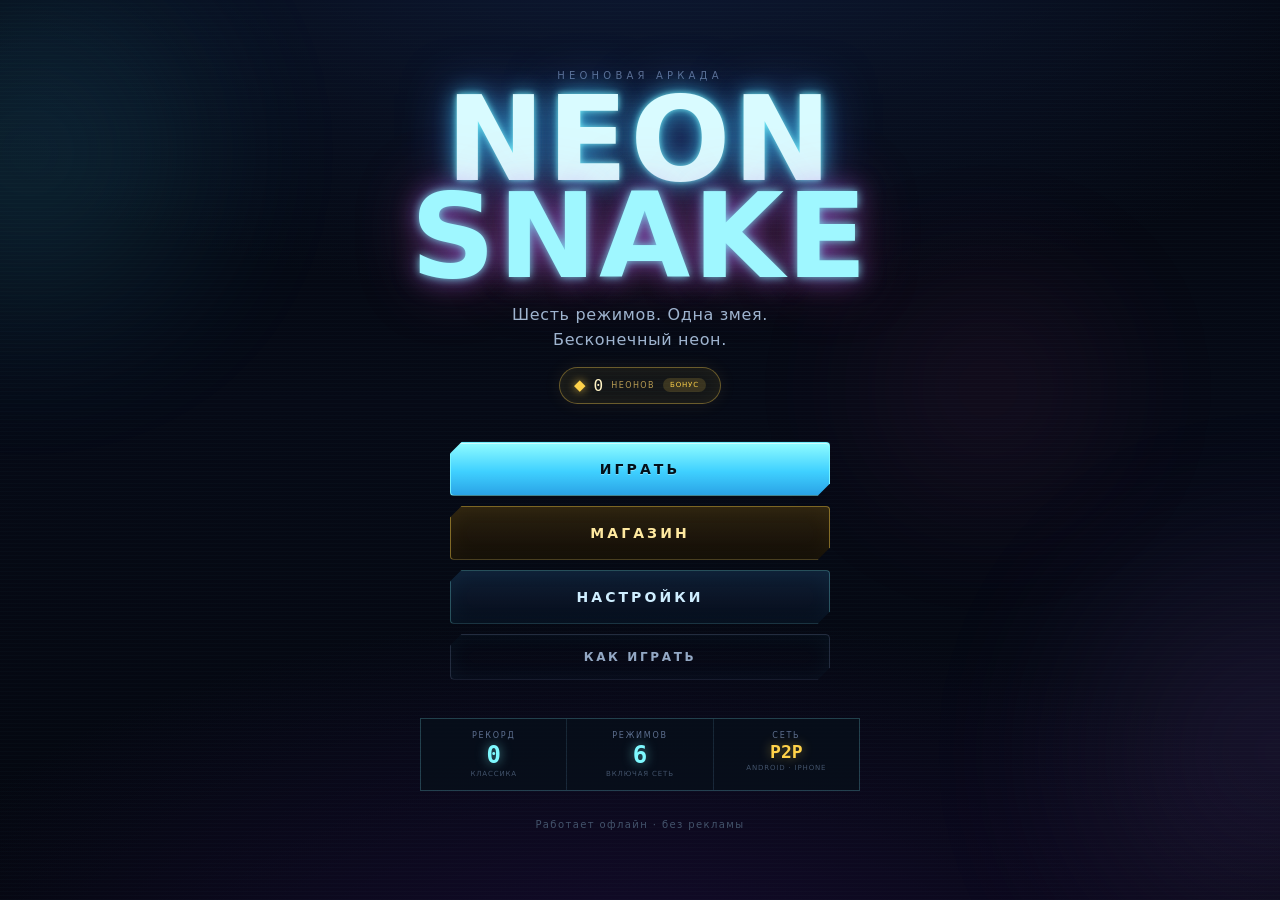
<file: docs/index.html>
<!doctype html>
<html lang="ru">
<head>
<meta charset="utf-8">
<meta name="viewport" content="width=device-width, initial-scale=1, viewport-fit=cover, maximum-scale=1, user-scalable=no">
<title>NEON SNAKE — неоновая змейка</title>
<meta name="description" content="NEON SNAKE — неоновая змейка для телефона: классика, лабиринт, блиц, хаос, боты и игра по сети. Работает офлайн.">
<meta name="theme-color" content="#04070f">
<meta name="color-scheme" content="dark">
<meta name="mobile-web-app-capable" content="yes">
<meta name="apple-mobile-web-app-capable" content="yes">
<meta name="apple-mobile-web-app-status-bar-style" content="black-translucent">
<meta name="apple-mobile-web-app-title" content="NEON SNAKE">
<link rel="manifest" href="manifest.webmanifest">
<link rel="icon" href="icons/favicon.png" sizes="32x32" type="image/png">
<link rel="icon" href="icons/icon-192.png" sizes="192x192" type="image/png">
<link rel="apple-touch-icon" href="icons/apple-touch-icon.png">
<link rel="stylesheet" href="css/style.css">
</head>
<body>
<div id="bgfx" aria-hidden="true">
  <span class="orb orb-a"></span>
  <span class="orb orb-b"></span>
  <span class="orb orb-c"></span>
  <span class="scan"></span>
</div>

<div id="app">

  <!-- ГЛАВНОЕ МЕНЮ -->
  <section class="screen screen-menu" data-screen="menu">
    <div class="menu-top">
      <p class="eyebrow">НЕОНОВАЯ АРКАДА</p>
      <h1 class="brand"><span>NEON</span><span>SNAKE</span></h1>
      <p class="tagline">Шесть режимов. Одна змея.<br>Бесконечный неон.</p>
      <button class="coin-pill" data-action="shop" aria-label="Открыть магазин">
        <span class="coin-glyph">◆</span>
        <b id="coin-balance">0</b>
        <span class="coin-word">НЕОНОВ</span>
        <em class="daily-dot hidden" id="daily-dot">БОНУС</em>
      </button>
    </div>

    <div class="menu-actions">
      <button class="btn btn-primary" data-action="play">
        <span class="btn-glow"></span>ИГРАТЬ
      </button>
      <button class="btn btn-shop" data-action="shop">МАГАЗИН</button>
      <button class="btn" data-action="settings">НАСТРОЙКИ</button>
      <button class="btn btn-ghost" data-action="howto">КАК ИГРАТЬ</button>
    </div>

    <div class="menu-stats">
      <div class="stat">
        <span class="stat-label">РЕКОРД</span>
        <b class="stat-value" data-best="classic">0</b>
        <span class="stat-sub">КЛАССИКА</span>
      </div>
      <div class="stat">
        <span class="stat-label">РЕЖИМОВ</span>
        <b class="stat-value">6</b>
        <span class="stat-sub">ВКЛЮЧАЯ СЕТЬ</span>
      </div>
      <div class="stat">
        <span class="stat-label">СЕТЬ</span>
        <b class="stat-value stat-value-sm">P2P</b>
        <span class="stat-sub">ANDROID · IPHONE</span>
      </div>
    </div>

    <div class="menu-bottom">
      <button id="install-btn" class="install-btn hidden">УСТАНОВИТЬ НА ТЕЛЕФОН</button>
      <p class="menu-note">Работает офлайн · без рекламы</p>
    </div>
  </section>

  <!-- ВЫБОР РЕЖИМА -->
  <section class="screen screen-modes" data-screen="modes">
    <header class="screen-head">
      <button class="icon-btn" data-action="menu" aria-label="В меню">←</button>
      <h2>РЕЖИМ</h2>
      <span class="head-spacer"></span>
    </header>

    <div class="mode-list">
      <button class="mode-card" data-mode="classic" style="--accent:#7ef9ff;--accent2:#3fd0ff">
        <span class="mode-badge">◆</span>
        <span class="mode-body">
          <span class="mode-name">КЛАССИКА</span>
          <span class="mode-desc">Яблоки, комбо и тонны адреналина.</span>
        </span>
        <span class="mode-best"><small>РЕКОРД</small><b data-best="classic">0</b></span>
      </button>

      <button class="mode-card" data-mode="maze" style="--accent:#b06bff;--accent2:#7a4dff">
        <span class="mode-badge">▦</span>
        <span class="mode-body">
          <span class="mode-name">ЛАБИРИНТ</span>
          <span class="mode-desc">Неоновые стены — ищи обход.</span>
        </span>
        <span class="mode-best"><small>РЕКОРД</small><b data-best="maze">0</b></span>
      </button>

      <button class="mode-card" data-mode="blitz" style="--accent:#ffd24a;--accent2:#ff9a4d">
        <span class="mode-badge">60</span>
        <span class="mode-body">
          <span class="mode-name">БЛИЦ 60</span>
          <span class="mode-desc">Одна минута на всё. Не тормози.</span>
        </span>
        <span class="mode-best"><small>РЕКОРД</small><b data-best="blitz">0</b></span>
      </button>

      <button class="mode-card" data-mode="chaos" style="--accent:#ff9a4d;--accent2:#ff4d9d">
        <span class="mode-badge">☄</span>
        <span class="mode-body">
          <span class="mode-name">ХАОС</span>
          <span class="mode-desc">Метеориты, турбо и бонусы без передышки.</span>
        </span>
        <span class="mode-best"><small>РЕКОРД</small><b data-best="chaos">0</b></span>
      </button>

      <button class="mode-card" data-mode="bots" style="--accent:#ff4d9d;--accent2:#ff9ad0">
        <span class="mode-badge">AI</span>
        <span class="mode-body">
          <span class="mode-name">ПРОТИВ БОТОВ</span>
          <span class="mode-desc">Две змеи-ИИ на одном поле.</span>
        </span>
        <span class="mode-best"><small>РЕКОРД</small><b data-best="bots">0</b></span>
      </button>

      <button class="mode-card mode-card-net" data-mode="net" style="--accent:#39ff88;--accent2:#7ef9ff">
        <span class="mode-badge">⇄</span>
        <span class="mode-body">
          <span class="mode-name">СЕТЕВАЯ ИГРА</span>
          <span class="mode-desc">Два игрока по коду комнаты.</span>
        </span>
        <span class="mode-best"><small>РЕКОРД</small><b data-best="net">0</b></span>
      </button>
    </div>
  </section>

  <!-- НАСТРОЙКИ -->
  <section class="screen screen-settings" data-screen="settings">
    <header class="screen-head">
      <button class="icon-btn" data-action="menu" aria-label="В меню">←</button>
      <h2>НАСТРОЙКИ</h2>
      <span class="head-spacer"></span>
    </header>

    <div class="settings-list">
      <div class="setting-row" data-setting="speed">
        <div class="setting-text"><span>СКОРОСТЬ</span><small>Темп движения змейки</small></div>
        <div class="segment">
          <button data-value="slow">МЕДЛ.</button>
          <button data-value="normal">ОБЫЧНО</button>
          <button data-value="fast">БЫСТРО</button>
        </div>
      </div>

      <div class="setting-row" data-setting="wrap">
        <div class="setting-text"><span>СТЕНЫ</span><small>Проходить сквозь край поля</small></div>
        <button class="switch" role="switch" aria-checked="false"><span></span></button>
      </div>

      <div class="setting-row" data-setting="grid">
        <div class="setting-text"><span>СЕТКА</span><small>Неоновая разметка поля</small></div>
        <button class="switch" role="switch" aria-checked="true"><span></span></button>
      </div>

      <div class="setting-row" data-setting="particles">
        <div class="setting-text"><span>ЧАСТИЦЫ</span><small>Искры, кольца и вспышки</small></div>
        <button class="switch" role="switch" aria-checked="true"><span></span></button>
      </div>

      <div class="setting-row" data-setting="shake">
        <div class="setting-text"><span>ТРЯСКА</span><small>Экран реагирует на события</small></div>
        <button class="switch" role="switch" aria-checked="true"><span></span></button>
      </div>

      <div class="setting-row" data-setting="sound">
        <div class="setting-text"><span>ЗВУК</span><small>Синтезированные эффекты</small></div>
        <button class="switch" role="switch" aria-checked="false"><span></span></button>
      </div>

      <div class="setting-row" data-setting="specials">
        <div class="setting-text"><span>ЗОЛОТАЯ ЗВЕЗДА</span><small>Как часто появляется</small></div>
        <div class="segment">
          <button data-value="rare">РЕДКО</button>
          <button data-value="normal">ОБЫЧНО</button>
          <button data-value="often">ЧАСТО</button>
        </div>
      </div>
    </div>

    <button class="btn btn-danger" id="reset-records">СБРОСИТЬ РЕКОРДЫ</button>
    <p class="settings-note">Настройки, неоны и покупки сохраняются на этом устройстве.</p>
  </section>

  <!-- МАГАЗИН -->
  <section class="screen screen-shop" data-screen="shop">
    <header class="screen-head">
      <button class="icon-btn" data-action="menu" aria-label="В меню">←</button>
      <h2>МАГАЗИН</h2>
      <span class="shop-balance"><span>◆</span><b id="shop-coins">0</b></span>
    </header>

    <div class="shop-scroll">
      <div class="daily-card" id="daily-card">
        <span class="daily-icon">★</span>
        <span class="daily-copy">
          <b>ЕЖЕДНЕВНЫЙ БОНУС</b>
          <small id="daily-note">Заходи каждый день — награда растёт</small>
        </span>
        <button class="daily-btn" id="daily-btn">ЗАБРАТЬ</button>
      </div>

      <div class="shop-tabs">
        <button class="shop-tab active" data-shoptab="skins">СКИНЫ</button>
        <button class="shop-tab" data-shoptab="cheats">ЧИТЫ</button>
        <button class="shop-tab" data-shoptab="codes">КОДЫ</button>
      </div>

      <div class="shop-panel" id="shop-skins-panel">
        <p class="shop-lead">Скины меняют вид змейки. Купленный скин можно выбрать в любой момент.</p>
        <div class="shop-list" id="skin-list"></div>
      </div>

      <div class="shop-panel hidden" id="shop-cheats-panel">
        <p class="shop-lead">Читы работают во всех режимах, включая сетевую игру. Рекорды и неоны при этом сохраняются.</p>
        <div class="shop-list" id="cheat-list"></div>
      </div>

      <div class="shop-panel hidden" id="shop-codes-panel">
        <p class="shop-lead">Введите промокод или секретный код. Каждый код можно активировать один раз на этом устройстве.</p>
        <div class="code-row">
          <input id="promo-input" class="promo-input" type="text" maxlength="24"
                 autocomplete="off" autocapitalize="characters" spellcheck="false"
                 placeholder="ВВЕДИТЕ КОД">
          <button class="btn btn-primary code-btn" id="promo-btn">ОК</button>
        </div>
        <div class="code-status" id="code-status">Промокоды дают неоны, скины и читы</div>
        <div class="code-hints">
          <b>ГДЕ ИСКАТЬ КОДЫ</b>
          <p>Промокоды публикуются в README проекта. Секретные коды спрятаны в подсказках и названиях предметов.</p>
          <p class="code-example">Попробуйте: <span>NEON2026</span></p>
        </div>
      </div>
    </div>
  </section>

  <!-- СЕТЕВАЯ ИГРА -->
  <section class="screen screen-net" data-screen="net">
    <header class="screen-head">
      <button class="icon-btn" data-action="menu" aria-label="В меню">←</button>
      <h2>СЕТЬ</h2>
      <span class="head-spacer"></span>
    </header>

    <div class="net-tabs">
      <button class="net-tab active" data-nettab="host">СОЗДАТЬ</button>
      <button class="net-tab" data-nettab="join">ПОДКЛЮЧИТЬСЯ</button>
    </div>

    <div class="net-panel" id="net-host-panel">
      <p class="net-lead">Создайте комнату и передайте код другу.<br>Он вводит код на своём телефоне.</p>
      <div class="room-code" id="room-code">•••••</div>
      <div class="net-status" id="host-status">Нажмите «Создать комнату»</div>
      <div class="net-actions">
        <button class="btn btn-primary" id="net-host-btn">СОЗДАТЬ КОМНАТУ</button>
        <button class="btn" id="net-share" disabled>ПОДЕЛИТЬСЯ КОДОМ</button>
        <button class="btn btn-ghost" data-action="net-cancel">ОТМЕНА</button>
      </div>
      <p class="net-note">Нужен интернет. Матч идёт через интернет-брокер сообщений.</p>
    </div>

    <div class="net-panel hidden" id="net-join-panel">
      <p class="net-lead">Введите код комнаты, который показал хост.</p>
      <label class="code-label" for="room-input">КОД КОМНАТЫ</label>
      <input id="room-input" class="code-input" type="text" inputmode="text"
             maxlength="5" autocomplete="off" autocapitalize="characters"
             spellcheck="false" placeholder="•••••">
      <div class="net-status" id="join-status">Пять символов: буквы и цифры</div>
      <div class="net-actions">
        <button class="btn btn-primary" id="net-join-btn">ПОДКЛЮЧИТЬСЯ</button>
        <button class="btn btn-ghost" data-action="net-cancel">ОТМЕНА</button>
      </div>
      <p class="net-note">С ПК-версией .exe сеть несовместима: там другой протокол.</p>
    </div>
  </section>

  <!-- ИГРА -->
  <section class="screen screen-game" data-screen="game">
    <div class="hud">
      <div class="hud-block hud-left">
        <span class="hud-label">СЧЁТ</span>
        <b class="hud-score" id="hud-score">0</b>
        <span class="hud-best">РЕКОРД <b id="hud-best">0</b></span>
      </div>
      <div class="hud-block hud-center">
        <span class="hud-mode" id="hud-mode">КЛАССИКА</span>
        <span class="hud-timer hidden" id="hud-timer">1:00</span>
        <span class="hud-sub" id="hud-sub">СОБИРАЙ ЯБЛОКИ</span>
      </div>
      <div class="hud-block hud-right">
        <button class="icon-btn" id="pause-btn" aria-label="Пауза">Ⅱ</button>
      </div>
    </div>

    <div class="rivals-bar hidden" id="rivals-bar"></div>

    <div class="field-wrap" id="field-wrap">
      <canvas id="game-canvas"></canvas>
      <div class="fx-chips" id="fx-chips"></div>
      <div class="countdown hidden" id="countdown">3</div>
      <div class="swipe-hint" id="swipe-hint">СВАЙП ИЛИ СТРЕЛКИ</div>
    </div>

    <div class="touch-controls" id="touch-controls">
      <div class="dpad">
        <button class="dpad-btn up" data-dir="up" aria-label="Вверх">▲</button>
        <button class="dpad-btn left" data-dir="left" aria-label="Влево">◀</button>
        <span class="dpad-core"></span>
        <button class="dpad-btn right" data-dir="right" aria-label="Вправо">▶</button>
        <button class="dpad-btn down" data-dir="down" aria-label="Вниз">▼</button>
      </div>
      <div class="touch-side">
        <span class="swipe-note">Свайп по полю<br>тоже работает</span>
      </div>
    </div>
  </section>

  <!-- УНИВЕРСАЛЬНЫЙ ОВЕРЛЕЙ -->
  <div class="overlay hidden" id="overlay" role="dialog" aria-modal="true">
    <div class="overlay-card" id="overlay-card"></div>
  </div>

  <div class="toast hidden" id="toast"></div>
</div>

<script src="js/game.js"></script>
</body>
</html>
</file>
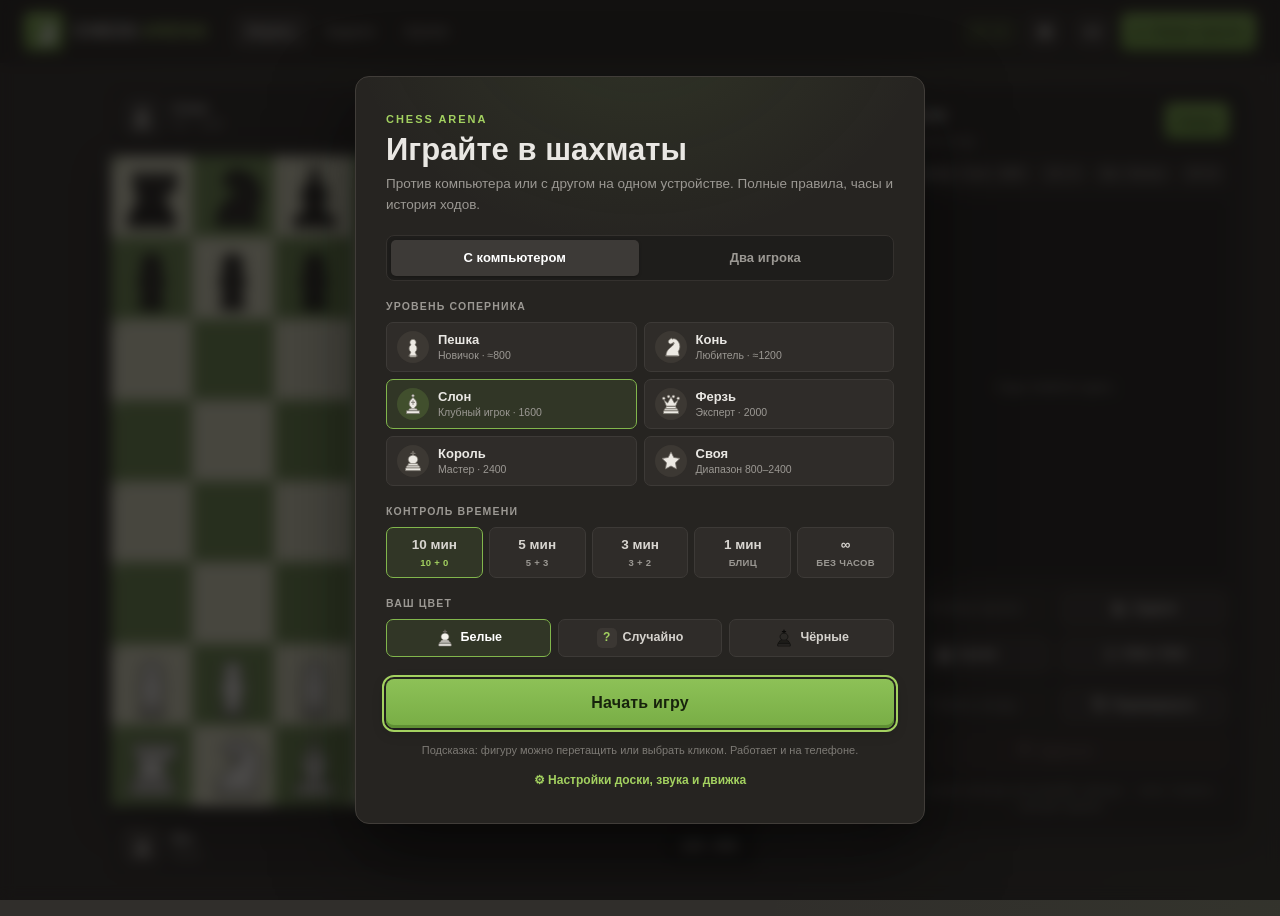
<file: docs/chess/index.html>
<!doctype html>
<html lang="ru">
<head>
<meta charset="utf-8">
<meta name="viewport" content="width=device-width, initial-scale=1, viewport-fit=cover">
<title>CHESS ARENA — шахматы против компьютера</title>
<meta name="description" content="Шахматы в стиле Chess.com: игра против Stockfish шести уровней или вдвоём, разбор партий, архив, PGN/FEN, бесконечные задачи и полные правила.">
<meta name="theme-color" content="#302e2b">
<meta name="color-scheme" content="dark">
<meta name="mobile-web-app-capable" content="yes">
<meta name="apple-mobile-web-app-capable" content="yes">
<meta name="apple-mobile-web-app-title" content="CHESS ARENA">
<link rel="manifest" href="manifest.webmanifest">
<link rel="icon" href="icons/favicon.png" sizes="32x32" type="image/png">
<link rel="apple-touch-icon" href="icons/apple-touch-icon.png">
<link rel="stylesheet" href="css/chess.css">
</head>
<body>
<svg id="piece-sprite" xmlns="http://www.w3.org/2000/svg" style="display:none" aria-hidden="true">
  <symbol id="pc-pawn" viewBox="0 0 45 45">
    <path d="M22.5 8.2c-3.2 0-5.8 2.6-5.8 5.8 0 1.8.8 3.4 2.1 4.5-2.2 1.4-3.6 3.9-3.6 6.7 0 2.8 1.3 5.2 3.4 6.7l-2.7 5.8c-.8 1.7.5 3.6 2.4 3.6h8.4c1.9 0 3.2-1.9 2.4-3.6l-2.7-5.8c2.1-1.5 3.4-3.9 3.4-6.7 0-2.8-1.4-5.3-3.6-6.7 1.3-1.1 2.1-2.7 2.1-4.5 0-3.2-2.6-5.8-5.8-5.8z" fill="var(--fill)" stroke="var(--stroke)" stroke-width="1.4" stroke-linejoin="round"/>
    <path d="M14.5 39.3h16" fill="none" stroke="var(--stroke)" stroke-width="1.5" stroke-linecap="round"/>
  </symbol>
  <symbol id="pc-knight" viewBox="0 0 45 45">
    <path d="M13 39c.3-5.8 2.6-10.6 6.9-14.2l5.4-4.5c1.4-1.2 2.1-2.5 2.1-4.1v-2.4l-3.1 2.2c-1 .7-2.1 1-3.3.8-2.2-.4-3.7-2.3-3.5-4.5.1-1.3.8-2.5 1.8-3.3l4.2-3.3 1.2 2.1c.9-.6 1.9-.9 3-.9 2 0 3.8.7 5.3 2 3.9 3.1 6.1 7.7 6.1 12.7 0 3.4-1 6.5-2.9 9.1l1.6 7.2c.2.9-.5 1.6-1.3 1.6H14.2c-.9 0-1.5-.7-1.2-1.5z" fill="var(--fill)" stroke="var(--stroke)" stroke-width="1.4" stroke-linejoin="round"/>
    <circle cx="28.1" cy="15.3" r="1.15" fill="var(--stroke)" stroke="none"/>
    <path d="M12.5 39.2h21.8" fill="none" stroke="var(--stroke)" stroke-width="1.5" stroke-linecap="round"/>
  </symbol>
  <symbol id="pc-bishop" viewBox="0 0 45 45">
    <circle cx="22.5" cy="7.1" r="2.4" fill="var(--fill)" stroke="var(--stroke)" stroke-width="1.4"/>
    <path d="M22.5 10.3c-4.2 3.4-7.2 7.4-7.2 11.7 0 3 1.6 5.6 4.1 7l-1.6 3.9h9.4l-1.6-3.9c2.5-1.4 4.1-4 4.1-7 0-4.3-3-8.3-7.2-11.7z" fill="var(--fill)" stroke="var(--stroke)" stroke-width="1.4" stroke-linejoin="round"/>
    <path d="M22.5 16.4v7M19.5 19.4h6" fill="none" stroke="var(--stroke)" stroke-width="1.6" stroke-linecap="round"/>
    <rect x="14.8" y="31.5" width="15.4" height="3.7" rx="1.2" fill="var(--fill)" stroke="var(--stroke)" stroke-width="1.4"/>
    <path d="M10.3 35.2h24.4v5.3H10.3z" fill="var(--fill)" stroke="var(--stroke)" stroke-width="1.4" stroke-linejoin="round"/>
  </symbol>
  <symbol id="pc-rook" viewBox="0 0 45 45">
    <path d="M12.2 8h5.2v4.5h4.2V8h5.8v4.5h4.2V8h5.2v10.8H12.2z" fill="var(--fill)" stroke="var(--stroke)" stroke-width="1.4" stroke-linejoin="round"/>
    <path d="M15 18.8h15l2 11.7H13z" fill="var(--fill)" stroke="var(--stroke)" stroke-width="1.4" stroke-linejoin="round"/>
    <rect x="10.4" y="30.5" width="24.2" height="4.2" rx="1.2" fill="var(--fill)" stroke="var(--stroke)" stroke-width="1.4"/>
    <path d="M8.4 35.3h28.2v5.2H8.4z" fill="var(--fill)" stroke="var(--stroke)" stroke-width="1.4" stroke-linejoin="round"/>
  </symbol>
  <symbol id="pc-queen" viewBox="0 0 45 45">
    <circle cx="9" cy="12" r="2.5" fill="var(--fill)" stroke="var(--stroke)" stroke-width="1.3"/>
    <circle cx="18" cy="8.6" r="2.5" fill="var(--fill)" stroke="var(--stroke)" stroke-width="1.3"/>
    <circle cx="27" cy="8.6" r="2.5" fill="var(--fill)" stroke="var(--stroke)" stroke-width="1.3"/>
    <circle cx="36" cy="12" r="2.5" fill="var(--fill)" stroke="var(--stroke)" stroke-width="1.3"/>
    <path d="M9 14.3l4.9 12.2h17.2L36 14.3l-7.2 6.4L22.5 9.4l-6.3 11.3z" fill="var(--fill)" stroke="var(--stroke)" stroke-width="1.4" stroke-linejoin="round"/>
    <path d="M14.2 27.2h16.6l2.5 4.4H11.7z" fill="var(--fill)" stroke="var(--stroke)" stroke-width="1.4" stroke-linejoin="round"/>
    <rect x="10" y="31.6" width="25" height="3.7" rx="1.2" fill="var(--fill)" stroke="var(--stroke)" stroke-width="1.4"/>
    <path d="M8.4 35.4h28.2v5.1H8.4z" fill="var(--fill)" stroke="var(--stroke)" stroke-width="1.4" stroke-linejoin="round"/>
  </symbol>
  <symbol id="pc-king" viewBox="0 0 45 45">
    <path d="M22.5 4.6v7.2M18.9 8.2h7.2" fill="none" stroke="var(--stroke)" stroke-width="2.8" stroke-linecap="round"/>
    <path d="M13.6 19.6c0-3.3 2.1-6.2 5.2-7.1l3.7-1.1 3.7 1.1c3.1.9 5.2 3.8 5.2 7.1 0 2.8-1.6 5.3-4 6.5l1.4 3.7H16.2l1.4-3.7c-2.4-1.2-4-3.7-4-6.5z" fill="var(--fill)" stroke="var(--stroke)" stroke-width="1.4" stroke-linejoin="round"/>
    <path d="M14.2 27.4h16.6l2.4 4.4H11.8z" fill="var(--fill)" stroke="var(--stroke)" stroke-width="1.4" stroke-linejoin="round"/>
    <rect x="10" y="31.8" width="25" height="3.7" rx="1.2" fill="var(--fill)" stroke="var(--stroke)" stroke-width="1.4"/>
    <path d="M8.4 35.6h28.2v5H8.4z" fill="var(--fill)" stroke="var(--stroke)" stroke-width="1.4" stroke-linejoin="round"/>
  </symbol>
  <symbol id="pc-star" viewBox="0 0 45 45">
    <path d="M22.5 5.4l5.2 10.5 11.6 1.7-8.4 8.2 2 11.6-10.4-5.5-10.4 5.5 2-11.6-8.4-8.2 11.6-1.7z" fill="var(--fill)" stroke="var(--stroke)" stroke-width="1.5" stroke-linejoin="round"/>
  </symbol>
</svg>

<header class="topbar">
  <a class="brand" href="./" title="CHESS ARENA">
    <span class="brand-mark"><svg viewBox="0 0 45 45"><use href="#pc-knight"></use></svg></span>
    <span class="brand-text"><b>CHESS</b><i>ARENA</i></span>
  </a>
  <nav class="topnav" aria-label="Разделы">
    <span class="nav-item active">Играть</span>
    <button class="nav-item" id="puzzle-nav" type="button">Задачи</button>
    <button class="nav-item" id="archive-nav" type="button">Архив</button>
  </nav>
  <div class="top-actions">
    <span class="engine-pill" id="engine-pill" data-state="loading" title="Загрузка движка">ДВИЖОК</span>
    <button class="icon-btn" id="settings-btn" type="button" aria-label="Настройки" title="Настройки">
      <svg class="icon" viewBox="0 0 24 24" aria-hidden="true"><path d="M12 8.4a3.6 3.6 0 1 0 0 7.2 3.6 3.6 0 0 0 0-7.2zm9 4.5v-1.8l-2.1-.5a7 7 0 0 0-.7-1.6l1.1-1.8-1.3-1.3-1.8 1.1a7 7 0 0 0-1.6-.7L14.1 4h-1.8l-.5 2.1a7 7 0 0 0-1.6.7L8.4 5.7 7.1 7l1.1 1.8a7 7 0 0 0-.7 1.6L5.4 11v1.8l2.1.5c.2.6.4 1.1.7 1.6l-1.1 1.8 1.3 1.3 1.8-1.1c.5.3 1 .5 1.6.7l.5 2.1h1.8l.5-2.1c.6-.2 1.1-.4 1.6-.7l1.8 1.1 1.3-1.3-1.1-1.8c.3-.5.5-1 .7-1.6l2.1-.5z" fill="currentColor"/></svg>
    </button>
    <button class="icon-btn" id="sound-btn" type="button" aria-label="Выключить звук" aria-pressed="true">
      <svg class="icon sound-on" viewBox="0 0 24 24" aria-hidden="true"><path d="M4 9.5v5h3.5l4.5 3.8V5.7L7.5 9.5H4z"/><path d="M15.4 8.6a4.6 4.6 0 0 1 0 6.8M18.1 6a8.2 8.2 0 0 1 0 12" fill="none" stroke="currentColor" stroke-width="1.8" stroke-linecap="round"/></svg>
      <svg class="icon sound-off hidden" viewBox="0 0 24 24" aria-hidden="true"><path d="M4 9.5v5h3.5l4.5 3.8V5.7L7.5 9.5H4z"/><path d="M15.5 9.5l5 5M20.5 9.5l-5 5" fill="none" stroke="currentColor" stroke-width="1.8" stroke-linecap="round"/></svg>
    </button>
    <button class="btn btn-primary btn-sm" id="new-game-top" type="button" aria-label="Новая партия"><span class="plus" aria-hidden="true">+</span><span class="btn-label">Новая партия</span></button>
  </div>
</header>

<main class="layout">
  <section class="game-col" aria-label="Шахматная доска">
    <div class="player-bar" id="bar-top" data-color="b"></div>
    <div class="board-stage">
      <div class="eval-bar hidden" id="eval-bar" aria-label="Оценка позиции">
        <div class="eval-fill" id="eval-fill"></div>
        <span class="eval-label" id="eval-label">0.0</span>
      </div>
      <div class="board-shell">
        <div class="board" id="board">
          <div class="layer squares" id="squares"></div>
          <div class="layer pieces" id="pieces"></div>
          <div class="layer markers" id="markers"></div>
          <svg class="arrows" id="arrows" viewBox="0 0 100 100" preserveAspectRatio="none" aria-hidden="true"></svg>
          <div class="promo hidden" id="promo">
            <div class="promo-card">
              <p>Выберите фигуру</p>
              <div class="promo-pieces" id="promo-pieces"></div>
            </div>
          </div>
        </div>
      </div>
    </div>
    <div class="player-bar" id="bar-bottom" data-color="w"></div>
  </section>

  <aside class="side-panel" aria-label="Информация о партии">
    <div class="side-head">
      <div>
        <h2>Партия</h2>
        <p class="status-line" id="status-line"><span class="status-dot"></span><span id="status-text">Начните игру</span></p>
      </div>
      <button class="btn btn-primary" id="new-game-side" type="button">Новая</button>
    </div>

    <div class="game-tags" id="game-tags"></div>

    <div class="puzzle-panel hidden" id="puzzle-panel">
      <div class="puzzle-panel-head">
        <span class="tag" id="puzzle-theme"></span>
        <span class="tag" id="puzzle-difficulty"></span>
        <span class="puzzle-progress" id="puzzle-progress"></span>
      </div>
      <p class="puzzle-instruction" id="puzzle-instruction">Найдите лучший ход.</p>
      <p class="puzzle-feedback" id="puzzle-feedback" aria-live="polite"></p>
      <div class="puzzle-actions">
        <button class="btn btn-soft" id="puzzle-hint" type="button">Подсказка</button>
        <button class="btn btn-soft" id="puzzle-retry" type="button">Заново</button>
        <button class="btn btn-soft" id="puzzle-solution" type="button">Решение</button>
        <button class="btn btn-soft" id="puzzle-list-btn" type="button">К задачам</button>
      </div>
    </div>

    <div class="moves-wrap">
      <div class="moves" id="moves" role="list" aria-label="История ходов"></div>
      <div class="moves-empty" id="moves-empty">Ходы появятся здесь</div>
    </div>

    <div class="review-bar hidden" id="review-bar">
      <button class="nav-btn" data-nav="first" type="button" aria-label="В начало">«</button>
      <button class="nav-btn" data-nav="prev" type="button" aria-label="Назад">‹</button>
      <button class="nav-btn" data-nav="next" type="button" aria-label="Вперёд">›</button>
      <button class="nav-btn" data-nav="last" type="button" aria-label="В конец">»</button>
      <button class="live-btn" id="back-to-live" type="button">К партии</button>
    </div>

    <div class="analysis-panel hidden" id="analysis-panel">
      <div class="analysis-head">
        <span class="analysis-title">Разбор партии</span>
        <span class="analysis-progress" id="analysis-progress"></span>
      </div>
      <div class="eval-chart" id="eval-chart" aria-label="График оценки партии"></div>
      <div class="analysis-summary" id="analysis-summary"></div>
      <div class="analysis-current" id="analysis-current"></div>
    </div>

    <div class="panel-actions">
      <button class="btn btn-soft" id="analyze-btn" type="button"><span class="ico">⌕</span> Разбор партии</button>
      <button class="btn btn-soft" id="puzzle-btn" type="button"><span class="ico">♞</span> Задачи</button>
      <button class="btn btn-soft" id="archive-btn" type="button"><span class="ico">▤</span> Архив</button>
      <button class="btn btn-soft" id="pgn-btn" type="button"><span class="ico">⇩</span> PGN / FEN</button>
    </div>

    <div class="controls">
      <button class="btn btn-soft" id="undo-btn" type="button"><span class="ico">↶</span> Взять назад</button>
      <button class="btn btn-soft" id="flip-btn" type="button"><span class="ico">⇅</span> Перевернуть</button>
      <button class="btn btn-danger-soft" id="resign-btn" type="button"><span class="ico">⚑</span> Сдаться</button>
    </div>

    <p class="side-note">Перетаскивайте фигуры или кликайте: фигура → поле. Стрелки ← → листают партию.</p>
  </aside>
</main>

<div class="overlay sheet-overlay hidden" id="settings-overlay">
  <div class="sheet-card settings-card" role="dialog" aria-modal="true" aria-labelledby="settings-title">
    <div class="sheet-head">
      <div>
        <span class="setup-kicker">CHESS ARENA</span>
        <h1 id="settings-title">Настройки</h1>
        <p>Всё применяется сразу и сохраняется на этом устройстве.</p>
      </div>
      <button class="sheet-close" id="settings-close" type="button" aria-label="Закрыть настройки">×</button>
    </div>

    <div class="settings-body">
      <section class="set-group">
        <h2>Доска и фигуры</h2>
        <label class="set-row">
          <span>Тема доски</span>
          <select id="set-board-theme">
            <option value="green">Зелёная</option>
            <option value="brown">Дерево</option>
            <option value="blue">Синяя</option>
            <option value="gray">Серая</option>
            <option value="dark">Тёмная</option>
          </select>
        </label>
        <label class="set-row">
          <span>Стиль фигур</span>
          <select id="set-piece-style">
            <option value="classic">Классические</option>
            <option value="flat">Плоские</option>
            <option value="neo">Нео</option>
          </select>
        </label>
        <label class="set-range">
          <span>Размер фигур <output id="out-piece-scale">96%</output></span>
          <input type="range" id="set-piece-scale" min="70" max="100" step="1" value="96">
        </label>
        <label class="set-check"><input type="checkbox" id="set-coordinates" checked><span>Координаты на доске</span></label>
        <label class="set-check"><input type="checkbox" id="set-show-legal" checked><span>Показывать допустимые ходы</span></label>
        <label class="set-check"><input type="checkbox" id="set-show-last" checked><span>Подсвечивать последний ход</span></label>
      </section>

      <section class="set-group">
        <h2>Анимации и звук</h2>
        <label class="set-check"><input type="checkbox" id="set-animations" checked><span>Анимация ходов</span></label>
        <label class="set-range">
          <span>Скорость анимации <output id="out-animation">180 мс</output></span>
          <input type="range" id="set-animation" min="0" max="500" step="20" value="180">
        </label>
        <label class="set-check"><input type="checkbox" id="set-sound" checked><span>Звуки ходов</span></label>
        <label class="set-range">
          <span>Громкость <output id="out-volume">70%</output></span>
          <input type="range" id="set-volume" min="0" max="100" step="5" value="70">
        </label>
      </section>

      <section class="set-group">
        <h2>Игра</h2>
        <label class="set-check"><input type="checkbox" id="set-auto-promote"><span>Автоматически превращать в ферзя</span></label>
        <label class="set-check"><input type="checkbox" id="set-confirm-resign" checked><span>Спрашивать подтверждение при сдаче</span></label>
        <label class="set-check"><input type="checkbox" id="set-eval-bar" checked><span>Шкала оценки после разбора</span></label>
        <label class="set-check"><input type="checkbox" id="set-best-move" checked><span>Показывать лучший ход стрелкой</span></label>
      </section>

      <section class="set-group">
        <h2>Движок и разбор</h2>
        <label class="set-range">
          <span>Глубина разбора <output id="out-analysis-depth">до 12</output></span>
          <input type="range" id="set-analysis-depth" min="6" max="20" step="1" value="12">
        </label>
        <label class="set-range">
          <span>Время на позицию <output id="out-analysis-time">350 мс</output></span>
          <input type="range" id="set-analysis-time" min="120" max="2000" step="20" value="350">
        </label>
        <p class="set-note">Уровень «Своя» играет в выбранном диапазоне силы.</p>
        <label class="set-range">
          <span>Сила бота от <output id="out-bot-range">800–2400</output></span>
          <input type="range" id="set-bot-min" min="600" max="2800" step="50" value="800" aria-label="Минимальный рейтинг бота">
        </label>
        <label class="set-range">
          <span>до</span>
          <input type="range" id="set-bot-max" min="600" max="2800" step="50" value="2400" aria-label="Максимальный рейтинг бота">
        </label>
      </section>
    </div>

    <div class="sheet-actions">
      <button class="btn btn-soft" id="settings-reset" type="button">Сбросить</button>
      <button class="btn btn-primary" id="settings-done" type="button">Готово</button>
    </div>
  </div>
</div>

<div class="overlay sheet-overlay hidden" id="archive-overlay">
  <div class="sheet-card archive-card" role="dialog" aria-modal="true" aria-labelledby="archive-title">
    <div class="sheet-head">
      <div>
        <span class="setup-kicker">CHESS ARENA</span>
        <h1 id="archive-title">Архив партий</h1>
        <p>Последние 40 партий сохраняются в браузере. Откройте любую для просмотра и разбора.</p>
      </div>
      <button class="sheet-close" id="archive-close" type="button" aria-label="Закрыть архив">×</button>
    </div>
    <div class="archive-list" id="archive-list"></div>
  </div>
</div>

<div class="overlay sheet-overlay hidden" id="pgn-overlay">
  <div class="sheet-card pgn-card" role="dialog" aria-modal="true" aria-labelledby="pgn-title">
    <div class="sheet-head">
      <div>
        <span class="setup-kicker">CHESS ARENA</span>
        <h1 id="pgn-title">PGN и FEN</h1>
        <p>Скопируйте партию, скачайте файл или загрузите свою позицию для разбора.</p>
      </div>
      <button class="sheet-close" id="pgn-close" type="button" aria-label="Закрыть PGN">×</button>
    </div>
    <label class="pgn-label" for="pgn-text">PGN партии</label>
    <textarea id="pgn-text" spellcheck="false" placeholder="Вставьте PGN, например: 1. e4 e5 2. Nf3 Nc6 ..."></textarea>
    <div class="pgn-actions">
      <button class="btn btn-soft" id="pgn-copy" type="button">Копировать PGN</button>
      <button class="btn btn-soft" id="pgn-download" type="button">Скачать .pgn</button>
      <button class="btn btn-primary" id="pgn-load" type="button">Загрузить PGN</button>
    </div>
    <label class="pgn-label" for="pgn-fen">FEN позиции</label>
    <input class="pgn-fen" id="pgn-fen" type="text" spellcheck="false" autocomplete="off" placeholder="rnbqkbnr/pppppppp/8/8/8/8/PPPPPPPP/RNBQKBNR w KQkq - 0 1">
    <div class="pgn-actions">
      <button class="btn btn-soft" id="pgn-fen-copy" type="button">Копировать FEN</button>
      <button class="btn btn-primary" id="pgn-fen-load" type="button">Загрузить FEN</button>
    </div>
  </div>
</div>

<div class="overlay setup-overlay" id="setup-overlay">
  <div class="setup-card" role="dialog" aria-modal="true" aria-labelledby="setup-title">
    <div class="setup-top">
      <span class="setup-kicker">CHESS ARENA</span>
      <h1 id="setup-title">Играйте в шахматы</h1>
      <p>Против компьютера или с другом на одном устройстве. Полные правила, часы и история ходов.</p>
    </div>

    <div class="segmented" id="mode-segment" role="group" aria-label="Режим игры">
      <button type="button" data-mode="bot" class="active">С компьютером</button>
      <button type="button" data-mode="local">Два игрока</button>
    </div>

    <section class="setup-section" id="bot-section">
      <h2>Уровень соперника</h2>
      <div class="levels" id="levels"></div>
    </section>

    <section class="setup-section">
      <h2>Контроль времени</h2>
      <div class="time-chips" id="time-chips">
        <button type="button" data-time="10+0" class="active"><b>10 мин</b><small>10 + 0</small></button>
        <button type="button" data-time="5+3"><b>5 мин</b><small>5 + 3</small></button>
        <button type="button" data-time="3+2"><b>3 мин</b><small>3 + 2</small></button>
        <button type="button" data-time="1+0"><b>1 мин</b><small>Блиц</small></button>
        <button type="button" data-time="none"><b>∞</b><small>Без часов</small></button>
      </div>
    </section>

    <section class="setup-section" id="color-section">
      <h2>Ваш цвет</h2>
      <div class="color-chips" id="color-chips">
        <button type="button" data-color="w" class="active"><svg class="chip-icon" viewBox="0 0 45 45"><use href="#pc-king"></use></svg>Белые</button>
        <button type="button" data-color="random"><span class="dice">?</span>Случайно</button>
        <button type="button" data-color="b"><svg class="chip-icon black" viewBox="0 0 45 45"><use href="#pc-king"></use></svg>Чёрные</button>
      </div>
    </section>

    <button class="start-btn" id="start-btn" type="button">Начать игру</button>
    <button class="setup-cancel hidden" id="setup-cancel" type="button">Вернуться к партии</button>
    <p class="setup-hint">Подсказка: фигуру можно перетащить или выбрать кликом. Работает и на телефоне.</p>
    <button class="setup-settings" type="button" data-open-settings><span aria-hidden="true">⚙</span> Настройки доски, звука и движка</button>
  </div>
</div>

<div class="overlay result-overlay hidden" id="result-overlay">
  <div class="result-card" role="dialog" aria-modal="true" aria-labelledby="result-title">
    <div class="result-emblem" id="result-emblem">
      <svg viewBox="0 0 45 45"><use href="#pc-queen"></use></svg>
    </div>
    <p class="result-eyebrow" id="result-eyebrow">Партия завершена</p>
    <h2 id="result-title">Мат!</h2>
    <p class="result-sub" id="result-sub"></p>
    <div class="result-score" id="result-score">1 – 0</div>
    <div class="result-actions">
      <button class="btn btn-primary" id="rematch-btn" type="button">Ещё раз</button>
      <button class="btn btn-soft" id="result-new-btn" type="button">Новая партия</button>
      <button class="btn btn-soft result-analyze" id="analyze-result-btn" type="button"><span class="ico">⌕</span> Разбор партии</button>
    </div>
    <button class="result-close" id="result-close" type="button">Смотреть доску</button>
  </div>
</div>

<div class="overlay puzzle-overlay hidden" id="puzzle-overlay">
  <div class="puzzle-card" role="dialog" aria-modal="true" aria-labelledby="puzzle-list-title">
    <div class="puzzle-top">
      <div>
        <span class="setup-kicker">ТАКТИКА</span>
        <h1 id="puzzle-list-title">Задачи</h1>
        <p>Решите тактическую позицию. Ходы проверяются по правилам, а соперник отвечает сам.</p>
      </div>
      <button class="puzzle-close" id="puzzle-close" type="button" aria-label="Закрыть задачи">×</button>
    </div>
    <div class="endless-levels" id="endless-levels">
      <button class="endless-card" type="button" data-endless="1">
        <span class="endless-stars">★☆☆</span>
        <span class="endless-name">Новичок</span>
        <span class="endless-desc">Мат в 1 и простые удары</span>
        <span class="endless-count" id="endless-count-1">Решено: 0</span>
      </button>
      <button class="endless-card" type="button" data-endless="2">
        <span class="endless-stars">★★☆</span>
        <span class="endless-name">Средний</span>
        <span class="endless-desc">Вилки и выигрыш ферзя</span>
        <span class="endless-count" id="endless-count-2">Решено: 0</span>
      </button>
      <button class="endless-card" type="button" data-endless="3">
        <span class="endless-stars">★★★</span>
        <span class="endless-name">Сложный</span>
        <span class="endless-desc">Жертвы и форсированные маты</span>
        <span class="endless-count" id="endless-count-3">Решено: 0</span>
      </button>
      <button class="endless-card expert" type="button" data-endless="4">
        <span class="endless-stars">★★★★</span>
        <span class="endless-name">Эксперт</span>
        <span class="endless-desc">Мат в два хода без подсказок</span>
        <span class="endless-count" id="endless-count-4">Решено: 0</span>
      </button>
    </div>
    <button class="start-btn puzzle-random" id="random-puzzle" type="button">Случайная задача</button>
    <p class="endless-note">Задачи создаются бесконечно и проверяются движком. Каждая новая позиция отличается от предыдущей.</p>

    <h2 class="puzzle-section-title">Классические задачи</h2>
    <div class="puzzle-filters" id="puzzle-filters" role="group" aria-label="Сложность задач">
      <button type="button" data-filter="all" class="active">Все</button>
      <button type="button" data-filter="1">Новичок</button>
      <button type="button" data-filter="2">Средний</button>
      <button type="button" data-filter="3">Сложный</button>
      <button type="button" data-filter="4">Эксперт</button>
    </div>
    <div class="puzzle-grid" id="puzzle-grid"></div>
    <p class="puzzle-count" id="puzzle-count"></p>
  </div>
</div>

<div class="overlay success-overlay hidden" id="puzzle-success">
  <div class="result-card win" role="dialog" aria-modal="true" aria-labelledby="puzzle-success-title">
    <div class="result-emblem">
      <svg viewBox="0 0 45 45"><use href="#pc-queen"></use></svg>
    </div>
    <p class="result-eyebrow">Задача решена</p>
    <h2 id="puzzle-success-title">Отлично!</h2>
    <p class="result-sub" id="puzzle-success-sub"></p>
    <div class="result-score" id="puzzle-success-score">Тактика</div>
    <div class="result-actions">
      <button class="btn btn-primary" id="puzzle-next" type="button">Следующая</button>
      <button class="btn btn-soft" id="puzzle-all" type="button">Все задачи</button>
    </div>
    <button class="result-close" id="puzzle-success-close" type="button">Вернуться к доске</button>
  </div>
</div>

<div class="toast" id="toast" role="status" aria-live="polite"></div>

<script src="js/engine.js"></script>
<script src="js/puzzles.js"></script>
<script src="js/puzzle-generator.js"></script>
<script src="js/stockfish-client.js"></script>
<script src="js/app.js"></script>
</body>
</html>
</file>
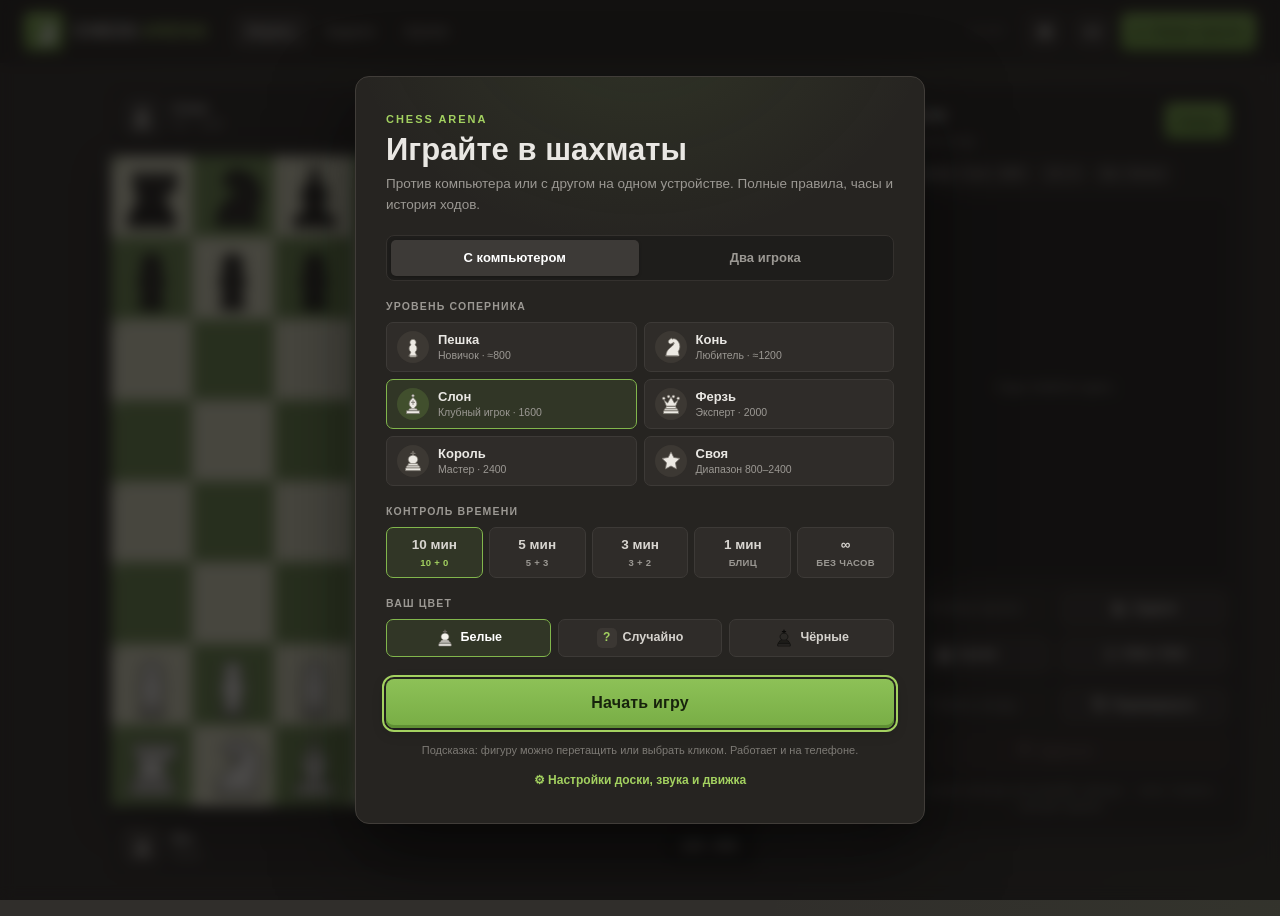
<file: docs/chess/standalone.html>
<!doctype html>
<html lang="ru">
<head>
<meta charset="utf-8">
<meta name="viewport" content="width=device-width, initial-scale=1, viewport-fit=cover">
<title>CHESS ARENA — шахматы против компьютера</title>
<meta name="description" content="Шахматы в стиле Chess.com: игра против Stockfish шести уровней или вдвоём, разбор партий, архив, PGN/FEN, бесконечные задачи и полные правила.">
<meta name="theme-color" content="#302e2b">
<meta name="color-scheme" content="dark">
<meta name="mobile-web-app-capable" content="yes">
<meta name="apple-mobile-web-app-capable" content="yes">
<meta name="apple-mobile-web-app-title" content="CHESS ARENA">
<style>
/* CHESS ARENA — интерфейс в духе Chess.com. Без внешних ресурсов. */

:root {
  --bg: #302e2b;
  --bg-deep: #262421;
  --panel: #262421;
  --panel-2: #21201e;
  --panel-3: #3a3734;
  --line: #3d3a37;
  --line-soft: #34312e;
  --text: #e9e7e3;
  --muted: #9b9893;
  --muted-2: #7d7a75;
  --green: #81b64c;
  --green-bright: #a3d160;
  --green-dark: #5d8a35;
  --green-ink: #223311;
  --yellow: #f6f669;
  --red: #e3564f;
  --board-light: #eeeed2;
  --board-dark: #769656;
  --board-selected: #f6f669;
  --radius: 8px;
  --font: "Segoe UI", -apple-system, BlinkMacSystemFont, "Helvetica Neue", Arial, sans-serif;
  --mono: "Cascadia Mono", "Consolas", "SF Mono", ui-monospace, monospace;
  --safe-t: env(safe-area-inset-top, 0px);
  --safe-b: env(safe-area-inset-bottom, 0px);
  --safe-l: env(safe-area-inset-left, 0px);
  --safe-r: env(safe-area-inset-right, 0px);
}

* { box-sizing: border-box; }
html, body { margin: 0; min-height: 100%; }
body {
  background:
    radial-gradient(90% 60% at 50% -10%, rgba(129, 182, 76, 0.08), transparent 60%),
    radial-gradient(70% 50% at 100% 100%, rgba(129, 182, 76, 0.04), transparent 60%),
    var(--bg);
  color: var(--text);
  font-family: var(--font);
  font-size: 15px;
  line-height: 1.4;
  -webkit-tap-highlight-color: transparent;
  -webkit-user-select: none;
  user-select: none;
  overscroll-behavior-y: none;
}
button, a { font: inherit; color: inherit; }
button { cursor: pointer; -webkit-appearance: none; appearance: none; }
button:focus-visible, a:focus-visible {
  outline: 2px solid var(--green-bright);
  outline-offset: 2px;
}
.hidden { display: none !important; }
a { text-decoration: none; }

/* ------------------------------------------------------------------ шапка */
.topbar {
  position: sticky;
  top: 0;
  z-index: 60;
  display: flex;
  align-items: center;
  gap: 26px;
  height: calc(64px + var(--safe-t));
  padding: calc(var(--safe-t) + 0px) calc(var(--safe-r) + 24px) 0 calc(var(--safe-l) + 24px);
  background: rgba(38, 36, 33, 0.96);
  border-bottom: 1px solid var(--line-soft);
  backdrop-filter: blur(12px);
}
.brand { display: flex; align-items: center; gap: 10px; flex: none; }
.brand-mark {
  width: 40px;
  height: 40px;
  border-radius: 8px;
  padding: 3px;
  background: linear-gradient(150deg, #96ca5d, #6b9c3b);
  box-shadow: inset 0 -2px 0 rgba(0, 0, 0, 0.22), 0 2px 6px rgba(0, 0, 0, 0.25);
  --fill: #f3f9e9;
  --stroke: #4d732a;
}
.brand-mark svg { width: 100%; height: 100%; display: block; }
.brand-text {
  display: flex;
  align-items: baseline;
  gap: 4px;
  font-size: 18px;
  font-weight: 800;
  letter-spacing: 0.4px;
  white-space: nowrap;
}
.brand-text b { font-weight: 800; }
.brand-text i { font-style: normal; color: var(--green-bright); }
.topnav { display: flex; align-items: center; gap: 4px; }
.nav-item {
  padding: 8px 13px;
  border-radius: 6px;
  color: var(--muted);
  font-size: 14px;
  font-weight: 650;
  transition: background 0.15s, color 0.15s;
}
.nav-item:hover { color: var(--text); background: #34312e; }
.nav-item.active { color: var(--text); background: #3d3a37; }
button.nav-item { border: 0; background: transparent; cursor: pointer; }
.top-actions { margin-left: auto; display: flex; align-items: center; gap: 10px; }
.icon-btn {
  display: inline-flex;
  align-items: center;
  justify-content: center;
  width: 38px;
  height: 38px;
  padding: 0;
  border: 1px solid var(--line-soft);
  border-radius: 6px;
  background: #34312e;
  color: #cbc8c3;
  transition: background 0.15s, color 0.15s;
}
.icon-btn:hover { background: #413e3a; color: #fff; }
.icon { width: 22px; height: 22px; display: block; fill: currentColor; }

/* ------------------------------------------------------------------ кнопки */
.btn {
  display: inline-flex;
  align-items: center;
  justify-content: center;
  gap: 7px;
  min-height: 40px;
  padding: 8px 14px;
  border: 0;
  border-radius: 6px;
  background: #3d3a37;
  color: #e9e7e3;
  font-weight: 700;
  font-size: 14px;
  white-space: nowrap;
  transition: background 0.15s, transform 0.06s, box-shadow 0.15s;
}
.btn:hover { background: #4a4641; }
.btn:active { transform: translateY(1px); }
.btn:disabled { opacity: 0.42; cursor: default; transform: none; }
.btn-primary {
  background: linear-gradient(180deg, #8dc157, #78ad45);
  color: #17230c;
  box-shadow: inset 0 -2px 0 #5f8f34, 0 2px 4px rgba(0, 0, 0, 0.22);
}
.btn-primary:hover { background: linear-gradient(180deg, #99ce63, #81b64c); }
.btn-sm { min-height: 38px; padding: 7px 13px; font-size: 13.5px; }
.plus { font-size: 18px; line-height: 1; margin-top: -2px; }
.btn-soft { background: #34312e; border: 1px solid var(--line); }
.btn-soft:hover { background: #403c38; }
.btn-danger-soft { background: #3b302e; border: 1px solid #4e3a37; color: #e8b4b0; }
.btn-danger-soft:hover { background: #4a3734; }
.btn-danger-soft.armed { background: #b3403a; border-color: #d25a53; color: #fff; }
.ico { font-size: 16px; line-height: 1; opacity: 0.9; }

/* ------------------------------------------------------------------ сетка */
.layout {
  max-width: 1260px;
  margin: 0 auto;
  padding: 22px calc(var(--safe-r) + 24px) calc(var(--safe-b) + 40px) calc(var(--safe-l) + 24px);
  display: grid;
  grid-template-columns: minmax(0, 1fr) 382px;
  gap: 26px;
  align-items: start;
}
.game-col {
  width: min(100%, calc(100vh - 250px));
  min-width: 300px;
  justify-self: center;
}
.side-panel {
  width: 100%;
  background: var(--panel);
  border: 1px solid var(--line-soft);
  border-radius: 10px;
  padding: 16px;
  box-shadow: 0 10px 30px rgba(0, 0, 0, 0.18);
}

/* ------------------------------------------------------------------ игроки */
.player-bar {
  display: flex;
  align-items: center;
  gap: 10px;
  height: 60px;
  padding: 0 10px;
  background: #292724;
  border: 1px solid var(--line-soft);
  border-radius: 8px;
  transition: background 0.2s, border-color 0.2s;
}
.player-bar.active { background: #33302c; border-color: #47433e; }
#bar-top { margin-bottom: 10px; }
#bar-bottom { margin-top: 10px; }
.avatar {
  flex: none;
  width: 40px;
  height: 40px;
  border-radius: 7px;
  display: flex;
  align-items: center;
  justify-content: center;
  background: #3b3936;
  color: #d6d3cf;
  overflow: hidden;
}
.avatar.human { background: linear-gradient(160deg, #4c4843, #35322f); }
.avatar svg { width: 30px; height: 30px; display: block; }
.avatar.human svg { width: 23px; height: 23px; fill: #cfccc7; }
.avatar .avatar-piece.w { --fill: #f1efe9; --stroke: #5c5953; }
.avatar .avatar-piece.b { --fill: #2c2a27; --stroke: #0d0c0b; }
.player-meta { display: flex; flex-direction: column; min-width: 0; }
.player-name {
  font-size: 14px;
  font-weight: 750;
  line-height: 1.2;
  white-space: nowrap;
  overflow: hidden;
  text-overflow: ellipsis;
}
.player-sub { font-size: 11px; color: var(--muted); white-space: nowrap; }
.captured {
  display: flex;
  align-items: center;
  margin-left: 4px;
  min-width: 0;
  overflow: hidden;
  flex: 1 1 auto;
}
.mini-piece { width: 18px; height: 18px; flex: 0 0 18px; display: block; }
.mini-piece + .mini-piece { margin-left: -5px; }
.mini-piece svg { width: 100%; height: 100%; display: block; }
.mini-piece.w { --fill: #f7f5ef; --stroke: #5c5953; }
.mini-piece.b { --fill: #2b2926; --stroke: #0c0b0a; }
.mini-piece.hidden-piece { display: none; }
.material { font-size: 12px; font-weight: 750; color: var(--green-bright); margin-left: 3px; }
.clock {
  flex: none;
  margin-left: auto;
  min-width: 82px;
  padding: 4px 8px;
  border-radius: 5px;
  background: #1d1c1a;
  color: #cfccc7;
  font-family: var(--mono);
  font-variant-numeric: tabular-nums;
  font-size: 19px;
  font-weight: 700;
  text-align: center;
  letter-spacing: 0.2px;
  transition: background 0.2s, color 0.2s;
}
.player-bar.active .clock { background: #46423d; color: #fff; }
.clock.low { color: #ff7c72; }
.player-bar.active .clock.low { background: #5a2f2b; color: #ff9f97; }
.clock.unlimited { color: var(--muted); font-size: 17px; }

/* ------------------------------------------------------------------ доска */
.board-shell { position: relative; }
.board {
  position: relative;
  width: 100%;
  aspect-ratio: 1 / 1;
  border-radius: 4px;
  overflow: hidden;
  background: var(--board-light);
  box-shadow: 0 14px 38px rgba(0, 0, 0, 0.42), 0 0 0 1px rgba(0, 0, 0, 0.25);
  touch-action: none;
  cursor: pointer;
}
.layer { position: absolute; inset: 0; }
.squares { display: grid; grid-template-columns: repeat(8, 1fr); grid-template-rows: repeat(8, 1fr); }
.square {
  position: relative;
  overflow: hidden;
}
.square.light { background: var(--board-light); }
.square.dark { background: var(--board-dark); }
.square.last::after {
  content: "";
  position: absolute;
  inset: 0;
  background: rgba(255, 244, 90, 0.46);
  pointer-events: none;
}
.square.selected::after {
  content: "";
  position: absolute;
  inset: 0;
  background: rgba(255, 238, 64, 0.62);
  pointer-events: none;
}
.square.check::after {
  content: "";
  position: absolute;
  inset: 0;
  background: radial-gradient(circle at 50% 50%, rgba(255, 40, 40, 0.92) 0%, rgba(255, 30, 30, 0.5) 42%, rgba(255, 0, 0, 0) 72%);
  pointer-events: none;
}
.coord {
  position: absolute;
  font-size: clamp(8px, 1.35vmin, 11px);
  font-weight: 750;
  line-height: 1;
  opacity: 0.9;
  pointer-events: none;
  z-index: 1;
}
.coord.file { right: 3px; bottom: 2px; }
.coord.rank { left: 3px; top: 2px; }
.square.light .coord { color: #6f8f51; }
.square.dark .coord { color: #eeeed2; }

.pieces { pointer-events: none; }
.piece {
  position: absolute;
  width: 12.5%;
  height: 12.5%;
  display: flex;
  align-items: center;
  justify-content: center;
  will-change: transform;
}
.piece svg { width: calc(94% * var(--piece-scale, 1)); height: calc(94% * var(--piece-scale, 1)); display: block; pointer-events: none; }
.piece.w { --fill: #f8f7f2; --stroke: #5a5751; }
.piece.b { --fill: #2b2926; --stroke: #0b0a09; }
.piece svg { filter: drop-shadow(0 2px 2px rgba(0, 0, 0, 0.3)); }
.piece.drag-src { opacity: 0.25; }
.piece.animating { z-index: 4; }

.markers { pointer-events: none; }
.marker {
  position: absolute;
  width: 12.5%;
  height: 12.5%;
  background: radial-gradient(circle, rgba(20, 25, 15, 0.2) 0 15%, transparent 16%);
}
.marker.capture {
  background: radial-gradient(circle, transparent 0 57%, rgba(20, 25, 15, 0.2) 58% 71%, transparent 72%);
}

.drag-ghost {
  position: fixed;
  z-index: 200;
  pointer-events: none;
  transform: translate(-50%, -50%);
  filter: drop-shadow(0 12px 12px rgba(0, 0, 0, 0.35));
  display: flex;
  align-items: center;
  justify-content: center;
}
.drag-ghost svg { width: 100%; height: 100%; display: block; }
.drag-ghost.w { --fill: #f8f7f2; --stroke: #5a5751; }
.drag-ghost.b { --fill: #2b2926; --stroke: #0b0a09; }

/* ------------------------------------------------------------------ превращение */
.promo {
  position: absolute;
  inset: 0;
  z-index: 15;
  display: flex;
  align-items: center;
  justify-content: center;
  background: rgba(15, 14, 12, 0.55);
  backdrop-filter: blur(2px);
}
.promo-card {
  background: #262421;
  border: 1px solid #4b4743;
  border-radius: 10px;
  padding: 14px;
  box-shadow: 0 18px 40px rgba(0, 0, 0, 0.5);
}
.promo-card p {
  margin: 0 0 10px;
  text-align: center;
  font-size: 11px;
  font-weight: 700;
  letter-spacing: 0.09em;
  text-transform: uppercase;
  color: #b4b1ac;
}
.promo-pieces { display: flex; gap: 6px; }
.promo-btn {
  width: 62px;
  height: 62px;
  padding: 6px;
  background: #36332f;
  border: 1px solid #4b4743;
  border-radius: 8px;
  transition: background 0.15s, border-color 0.15s, transform 0.1s;
}
.promo-btn:hover { background: #45413c; border-color: var(--green); transform: translateY(-1px); }
.promo-btn svg { width: 100%; height: 100%; display: block; }
.promo-btn.w { --fill: #f8f7f2; --stroke: #5a5751; }
.promo-btn.b { --fill: #2b2926; --stroke: #0b0a09; }

/* ------------------------------------------------------------------ панель партии */
.side-head {
  display: flex;
  align-items: flex-start;
  justify-content: space-between;
  gap: 12px;
}
.side-head h2 { margin: 0; font-size: 18px; font-weight: 800; letter-spacing: 0.2px; }
.side-head .btn { min-height: 36px; padding: 6px 12px; font-size: 13px; }
.status-line {
  display: flex;
  align-items: center;
  gap: 7px;
  margin: 4px 0 0;
  font-size: 13px;
  color: var(--muted);
}
.status-dot {
  width: 8px;
  height: 8px;
  flex: none;
  border-radius: 50%;
  background: var(--green);
  box-shadow: 0 0 0 3px rgba(129, 182, 76, 0.13);
}
.status-line.thinking .status-dot { animation: pulse-dot 0.9s ease-in-out infinite; }
.status-line.over .status-dot { background: var(--red); box-shadow: 0 0 0 3px rgba(227, 86, 79, 0.14); }
@keyframes pulse-dot {
  0%, 100% { opacity: 0.45; transform: scale(0.85); }
  50% { opacity: 1; transform: scale(1.15); }
}
.game-tags { display: flex; flex-wrap: wrap; gap: 6px; margin: 12px 0; }
.tag {
  padding: 3px 8px;
  border-radius: 4px;
  background: #34312e;
  border: 1px solid var(--line-soft);
  color: #a5a29d;
  font-size: 11px;
  font-weight: 650;
}
.tag strong { color: #ccc9c4; font-weight: 700; }

.moves-wrap {
  position: relative;
  height: clamp(180px, calc(100vh - 505px), 380px);
  min-height: 180px;
  overflow: hidden;
  background: #1f1e1c;
  border: 1px solid var(--line-soft);
  border-radius: 6px;
}
.moves {
  height: 100%;
  overflow-y: auto;
  padding: 6px;
  scrollbar-width: thin;
  scrollbar-color: #4c4843 transparent;
}
.moves::-webkit-scrollbar { width: 8px; }
.moves::-webkit-scrollbar-thumb { background: #4c4843; border-radius: 8px; }
.moves-empty {
  position: absolute;
  inset: 0;
  display: flex;
  align-items: center;
  justify-content: center;
  color: var(--muted);
  font-size: 12px;
  pointer-events: none;
}
.move-row {
  display: grid;
  grid-template-columns: 32px 1fr 1fr;
  align-items: center;
  min-height: 30px;
  border-radius: 4px;
}
.move-row:nth-child(odd) { background: rgba(255, 255, 255, 0.015); }
.move-no {
  padding-left: 7px;
  color: var(--muted-2);
  font-size: 12px;
  font-variant-numeric: tabular-nums;
}
.san {
  border: 0;
  background: transparent;
  border-radius: 4px;
  padding: 5px 8px;
  color: #d5d2cd;
  font-size: 13.5px;
  font-weight: 650;
  text-align: left;
  font-variant-numeric: tabular-nums;
  transition: background 0.12s, color 0.12s;
}
.san:hover { background: #34312e; color: #fff; }
.san.current { background: #41473a; color: var(--green-bright); }
.san.placeholder { color: var(--muted-2); font-weight: 500; }
.san-mark {
  display: inline-flex;
  align-items: center;
  justify-content: center;
  min-width: 15px;
  height: 15px;
  margin-left: 5px;
  padding: 0 3px;
  border-radius: 8px;
  font-size: 9px;
  font-weight: 800;
  line-height: 1;
  vertical-align: 1px;
}
.san-mark.best { background: #81b64c; color: #17230c; }
.san-mark.inaccuracy { background: #f7c045; color: #332600; }
.san-mark.mistake { background: #e58f2a; color: #2b1800; }
.san-mark.blunder { background: #ca3431; color: #fff; }

/* ------------------------------------------------------------------ разбор */
.panel-actions {
  display: grid;
  grid-template-columns: 1fr 1fr;
  gap: 8px;
  margin-top: 12px;
}
.panel-actions .btn { min-height: 38px; padding: 7px 8px; font-size: 12.5px; }
.analysis-panel {
  margin-top: 10px;
  padding: 10px;
  background: #1f1e1c;
  border: 1px solid var(--line-soft);
  border-radius: 6px;
}
.analysis-head {
  display: flex;
  align-items: center;
  justify-content: space-between;
  gap: 10px;
}
.analysis-title { font-size: 12px; font-weight: 750; }
.analysis-progress { color: var(--muted); font-size: 11px; font-variant-numeric: tabular-nums; }
.eval-chart {
  position: relative;
  height: 88px;
  margin: 8px 0;
  overflow: hidden;
  background: linear-gradient(180deg, #171614, #1b1a18);
  border: 1px solid #2e2b28;
  border-radius: 5px;
}
.eval-chart svg { display: block; width: 100%; height: 100%; }
.eval-line { fill: none; stroke: #9fc96d; stroke-width: 1.6; stroke-linejoin: round; stroke-linecap: round; }
.eval-area { fill: rgba(129, 182, 76, 0.12); }
.eval-zero { stroke: rgba(255, 255, 255, 0.24); stroke-width: 0.8; stroke-dasharray: 3 3; }
.eval-dot { fill: #9fc96d; stroke: #1b1a18; stroke-width: 1; cursor: pointer; }
.eval-dot.current { fill: #fff; stroke: #81b64c; stroke-width: 1.4; }
.analysis-summary {
  display: flex;
  flex-wrap: wrap;
  align-items: center;
  gap: 5px;
  min-height: 20px;
}
.analysis-badge {
  padding: 2px 7px;
  border-radius: 9px;
  background: #33302c;
  color: #bdbab5;
  font-size: 10.5px;
  font-weight: 700;
  white-space: nowrap;
}
.analysis-badge.accuracy { background: rgba(129, 182, 76, 0.16); color: var(--green-bright); }
.analysis-badge.bad { background: rgba(202, 52, 49, 0.18); color: #ff9f97; }
.analysis-current {
  margin-top: 8px;
  padding-top: 8px;
  border-top: 1px solid var(--line-soft);
  color: #b7b4af;
  font-size: 11.5px;
  line-height: 1.5;
}
.analysis-current b { color: #efece7; }
.analysis-current .cls-best { color: #a3d160; }
.analysis-current .cls-good { color: #bfd98f; }
.analysis-current .cls-inaccuracy { color: #f7c045; }
.analysis-current .cls-mistake { color: #e58f2a; }
.analysis-current .cls-blunder { color: #ff8b83; }
.analysis-current .muted { color: var(--muted); }

/* ------------------------------------------------------------------ задачи */
.puzzle-panel {
  margin-bottom: 12px;
  padding: 11px;
  background: linear-gradient(180deg, rgba(129, 182, 76, 0.1), rgba(129, 182, 76, 0.03));
  border: 1px solid rgba(129, 182, 76, 0.32);
  border-radius: 7px;
}
.puzzle-panel-head { display: flex; align-items: center; flex-wrap: wrap; gap: 5px; }
.puzzle-progress {
  margin-left: auto;
  color: var(--muted);
  font-family: var(--mono);
  font-size: 11px;
  font-variant-numeric: tabular-nums;
}
.puzzle-instruction { margin: 8px 0 0; font-size: 13px; font-weight: 650; line-height: 1.45; }
.puzzle-feedback { min-height: 17px; margin: 6px 0 0; color: var(--muted); font-size: 12px; line-height: 1.45; }
.puzzle-feedback.ok { color: var(--green-bright); }
.puzzle-feedback.bad { color: #ff9f97; }
.puzzle-actions { display: grid; grid-template-columns: 1fr 1fr; gap: 6px; margin-top: 10px; }
.puzzle-actions .btn { min-height: 34px; padding: 5px 8px; font-size: 12px; }

.puzzle-card {
  width: 780px;
  max-width: 100%;
  margin: auto;
  padding: 26px;
  background:
    radial-gradient(80% 50% at 50% -10%, rgba(129, 182, 76, 0.12), transparent 65%),
    #262421;
  border: 1px solid #413d39;
  border-radius: 14px;
  box-shadow: 0 30px 80px rgba(0, 0, 0, 0.55);
  animation: card-in 0.25s ease-out;
}
.puzzle-top { display: flex; align-items: flex-start; justify-content: space-between; gap: 18px; }
.puzzle-top h1 { margin: 4px 0 6px; font-size: 29px; line-height: 1.15; font-weight: 800; }
.puzzle-top p { margin: 0; color: var(--muted); font-size: 13px; line-height: 1.5; }
.puzzle-close {
  flex: none;
  width: 36px;
  height: 36px;
  padding: 0;
  border: 1px solid var(--line);
  border-radius: 50%;
  background: #34312e;
  color: #cbc8c3;
  font-size: 21px;
  line-height: 1;
}
.puzzle-close:hover { background: #413d39; color: #fff; }
.endless-levels { display: grid; grid-template-columns: repeat(3, minmax(0, 1fr)); gap: 8px; margin-top: 18px; }
.endless-card {
  display: flex;
  flex-direction: column;
  gap: 3px;
  padding: 13px;
  border: 1px solid var(--line);
  border-radius: 9px;
  background: #2f2c29;
  text-align: left;
  transition: background 0.15s, border-color 0.15s, transform 0.1s;
}
.endless-card:hover { background: #37332f; border-color: var(--green); transform: translateY(-1px); }
.endless-card:active { transform: translateY(0); }
.endless-stars { color: #d9b64a; font-size: 11px; letter-spacing: 1.5px; }
.endless-name { color: #f0ede8; font-size: 15px; font-weight: 800; }
.endless-desc { color: var(--muted); font-size: 11px; line-height: 1.35; }
.endless-count { margin-top: 5px; color: var(--green-bright); font-size: 10.5px; font-weight: 700; }
.puzzle-random { margin-top: 9px; }
.endless-note {
  margin: 9px 2px 0;
  padding: 8px 10px;
  border-radius: 6px;
  background: rgba(129, 182, 76, 0.07);
  color: #9d9a94;
  font-size: 11px;
  line-height: 1.5;
}
.puzzle-section-title {
  margin: 20px 0 0;
  color: var(--muted);
  font-size: 10.5px;
  font-weight: 800;
  letter-spacing: 0.12em;
  text-transform: uppercase;
}
.puzzle-filters { display: flex; flex-wrap: wrap; gap: 6px; margin: 10px 0 12px; }
.puzzle-filters button {
  padding: 5px 11px;
  border: 1px solid var(--line);
  border-radius: 16px;
  background: #2f2c29;
  color: var(--muted);
  font-size: 12px;
  font-weight: 650;
}
.puzzle-filters button:hover { color: var(--text); background: #37332f; }
.puzzle-filters button.active { border-color: var(--green); background: rgba(129, 182, 76, 0.14); color: var(--green-bright); }
.puzzle-grid { display: grid; grid-template-columns: repeat(3, minmax(0, 1fr)); gap: 8px; }
.puzzle-item {
  position: relative;
  display: flex;
  flex-direction: column;
  gap: 5px;
  min-height: 118px;
  padding: 12px;
  border: 1px solid var(--line);
  border-radius: 8px;
  background: #2f2c29;
  text-align: left;
  transition: background 0.15s, border-color 0.15s, transform 0.1s;
}
.puzzle-item:hover { background: #37332f; border-color: #514c46; transform: translateY(-1px); }
.puzzle-item.solved { border-color: rgba(129, 182, 76, 0.55); background: rgba(129, 182, 76, 0.08); }
.puzzle-item-theme { color: var(--green-bright); font-size: 10px; font-weight: 800; letter-spacing: 0.08em; text-transform: uppercase; }
.puzzle-item-title { padding-right: 16px; color: #e5e2dd; font-size: 13px; font-weight: 750; line-height: 1.3; }
.puzzle-item-meta { margin-top: auto; color: var(--muted); font-size: 10.5px; }
.puzzle-item-stars { color: #d9b64a; font-size: 10px; letter-spacing: 1px; }
.puzzle-solved-mark {
  position: absolute;
  top: 9px;
  right: 9px;
  display: flex;
  align-items: center;
  justify-content: center;
  width: 20px;
  height: 20px;
  border-radius: 50%;
  background: var(--green);
  color: #17230c;
  font-size: 12px;
  font-weight: 800;
}
.puzzle-count { margin: 12px 2px 0; color: var(--muted); font-size: 12px; }
.result-actions .result-analyze { grid-column: span 2; }

.board.shake { animation: board-shake 0.3s ease-out; }
@keyframes board-shake {
  0%, 100% { transform: translateX(0); }
  20% { transform: translateX(-6px); }
  40% { transform: translateX(5px); }
  60% { transform: translateX(-4px); }
  80% { transform: translateX(3px); }
}

.review-bar {
  display: flex;
  align-items: center;
  gap: 4px;
  margin-top: 8px;
  padding: 6px;
  background: #302d2a;
  border: 1px solid var(--line-soft);
  border-radius: 6px;
}
.nav-btn {
  width: 30px;
  height: 30px;
  padding: 0;
  border: 0;
  border-radius: 4px;
  background: transparent;
  color: #cfccc7;
  font-size: 17px;
  line-height: 1;
}
.nav-btn:hover { background: #403c38; }
.nav-btn:disabled { opacity: 0.3; cursor: default; }
.live-btn {
  margin-left: auto;
  padding: 5px 10px;
  border: 0;
  border-radius: 4px;
  background: var(--green);
  color: var(--green-ink);
  font-size: 12px;
  font-weight: 800;
}
.live-btn:hover { background: var(--green-bright); }

.controls {
  display: grid;
  grid-template-columns: 1fr 1fr;
  gap: 8px;
  margin-top: 12px;
}
.controls .btn { min-height: 38px; font-size: 13px; padding: 7px 10px; }
.controls .btn:last-child { grid-column: span 2; }
.side-note {
  margin: 12px 2px 0;
  text-align: center;
  font-size: 11px;
  line-height: 1.5;
  color: #95928d;
}

/* ------------------------------------------------------------------ оверлеи */
.overlay {
  position: fixed;
  inset: 0;
  z-index: 100;
  display: flex;
  align-items: center;
  justify-content: center;
  padding: calc(var(--safe-t) + 18px) calc(var(--safe-r) + 18px) calc(var(--safe-b) + 18px) calc(var(--safe-l) + 18px);
  background: rgba(13, 12, 11, 0.74);
  backdrop-filter: blur(7px);
  overflow-y: auto;
}
.setup-card {
  width: 570px;
  max-width: 100%;
  margin: auto;
  padding: 30px;
  background:
    radial-gradient(80% 50% at 50% -10%, rgba(129, 182, 76, 0.11), transparent 65%),
    #262421;
  border: 1px solid #413d39;
  border-radius: 14px;
  box-shadow: 0 30px 80px rgba(0, 0, 0, 0.55);
  animation: card-in 0.25s ease-out;
}
@keyframes card-in {
  from { opacity: 0; transform: translateY(10px) scale(0.985); }
  to { opacity: 1; transform: none; }
}
.setup-kicker {
  display: inline-block;
  color: var(--green-bright);
  font-size: 11px;
  font-weight: 800;
  letter-spacing: 0.18em;
}
.setup-top h1 { margin: 4px 0 6px; font-size: 31px; line-height: 1.15; font-weight: 800; }
.setup-top p { margin: 0; color: var(--muted); font-size: 13.5px; line-height: 1.55; }
.segmented {
  display: flex;
  gap: 3px;
  margin-top: 20px;
  padding: 4px;
  background: #1e1d1b;
  border: 1px solid var(--line-soft);
  border-radius: 8px;
}
.segmented button {
  flex: 1;
  min-height: 36px;
  padding: 6px 10px;
  border: 0;
  border-radius: 5px;
  background: transparent;
  color: var(--muted);
  font-size: 13px;
  font-weight: 700;
  transition: background 0.15s, color 0.15s;
}
.segmented button:hover { color: #ddd; }
.segmented button.active { background: #3d3a37; color: #fff; box-shadow: 0 1px 3px rgba(0, 0, 0, 0.25); }

.setup-section { margin-top: 18px; }
.setup-section h2 {
  margin: 0 0 8px;
  color: var(--muted);
  font-size: 10.5px;
  font-weight: 800;
  letter-spacing: 0.11em;
  text-transform: uppercase;
}
.levels { display: grid; grid-template-columns: 1fr 1fr; gap: 7px; }
.level-card {
  display: flex;
  align-items: center;
  gap: 9px;
  padding: 8px 10px;
  background: #2f2c29;
  border: 1px solid var(--line);
  border-radius: 7px;
  text-align: left;
  transition: background 0.15s, border-color 0.15s;
}
.level-card:hover { background: #37332f; }
.level-card.active {
  background: rgba(129, 182, 76, 0.12);
  border-color: var(--green);
}
.level-icon {
  flex: none;
  width: 32px;
  height: 32px;
  display: flex;
  align-items: center;
  justify-content: center;
  border-radius: 50%;
  background: #3c3833;
  --fill: #ece9e3;
  --stroke: #77726b;
}
.level-card.active .level-icon { background: rgba(129, 182, 76, 0.2); }
.level-icon svg { width: 24px; height: 24px; display: block; }
.level-text { display: flex; flex-direction: column; min-width: 0; }
.level-name { font-size: 13px; font-weight: 750; line-height: 1.25; }
.level-meta { color: var(--muted); font-size: 10.5px; }

.time-chips { display: grid; grid-template-columns: repeat(5, minmax(0, 1fr)); gap: 6px; }
.time-chips button {
  display: flex;
  flex-direction: column;
  align-items: center;
  gap: 1px;
  padding: 8px 4px;
  background: #2f2c29;
  border: 1px solid var(--line);
  border-radius: 7px;
  color: #d8d5d0;
  transition: background 0.15s, border-color 0.15s;
}
.time-chips button:hover { background: #37332f; }
.time-chips button.active { border-color: var(--green); background: rgba(129, 182, 76, 0.12); }
.time-chips b { font-size: 13.5px; font-weight: 750; }
.time-chips small { color: var(--muted); font-size: 9.5px; font-weight: 650; text-transform: uppercase; letter-spacing: 0.03em; }
.time-chips button.active small { color: var(--green-bright); }

.color-chips { display: grid; grid-template-columns: repeat(3, 1fr); gap: 7px; }
.color-chips button {
  display: flex;
  align-items: center;
  justify-content: center;
  gap: 6px;
  min-height: 38px;
  padding: 6px 8px;
  background: #2f2c29;
  border: 1px solid var(--line);
  border-radius: 7px;
  color: #d5d2cd;
  font-size: 12.5px;
  font-weight: 650;
  transition: background 0.15s, border-color 0.15s;
}
.color-chips button:hover { background: #37332f; }
.color-chips button.active { border-color: var(--green); background: rgba(129, 182, 76, 0.12); color: #fff; }
.chip-icon { width: 20px; height: 20px; --fill: #f4f2ec; --stroke: #6a665f; }
.chip-icon.black { --fill: #2b2926; --stroke: #0b0a09; }
.dice {
  width: 20px;
  height: 20px;
  display: inline-flex;
  align-items: center;
  justify-content: center;
  border-radius: 5px;
  background: #3b3733;
  font-size: 12px;
  font-weight: 800;
  color: var(--green-bright);
}
.start-btn {
  width: 100%;
  min-height: 49px;
  margin-top: 22px;
  border: 0;
  border-radius: 8px;
  background: linear-gradient(180deg, #8dc157, #78ad45);
  color: #17230c;
  font-size: 16px;
  font-weight: 800;
  letter-spacing: 0.2px;
  box-shadow: inset 0 -3px 0 #5f8f34, 0 4px 14px rgba(0, 0, 0, 0.22);
  transition: filter 0.15s, transform 0.08s;
}
.start-btn:hover { filter: brightness(1.06); }
.start-btn:active { transform: translateY(1px); }
.setup-cancel {
  display: block;
  margin: 12px auto 0;
  padding: 4px 8px;
  border: 0;
  background: transparent;
  color: var(--muted);
  font-size: 12.5px;
}
.setup-cancel:hover { color: var(--text); text-decoration: underline; }
.setup-hint {
  margin: 14px 0 0;
  color: var(--muted-2);
  font-size: 11px;
  line-height: 1.5;
  text-align: center;
}
.setup-settings {
  display: block;
  margin: 10px auto 0;
  padding: 4px 8px;
  border: 0;
  background: transparent;
  color: var(--green-bright);
  font-size: 12px;
  font-weight: 650;
}
.setup-settings:hover { text-decoration: underline; }

/* ------------------------------------------------------------------ итог партии */
.result-card {
  width: 410px;
  max-width: 100%;
  margin: auto;
  padding: 28px 28px 22px;
  text-align: center;
  background:
    radial-gradient(80% 50% at 50% 0%, rgba(129, 182, 76, 0.1), transparent 65%),
    #262421;
  border: 1px solid #413d39;
  border-radius: 14px;
  box-shadow: 0 30px 80px rgba(0, 0, 0, 0.55);
  animation: card-in 0.25s ease-out;
}
.result-emblem {
  width: 78px;
  height: 78px;
  margin: 0 auto 12px;
  padding: 10px;
  border-radius: 50%;
  background: rgba(129, 182, 76, 0.16);
  box-shadow: 0 0 0 1px rgba(129, 182, 76, 0.28), 0 0 30px rgba(129, 182, 76, 0.16);
  --fill: #f1efe9;
  --stroke: #6b8f4d;
}
.result-emblem svg { width: 100%; height: 100%; display: block; }
.result-card.lose .result-emblem {
  background: rgba(227, 86, 79, 0.14);
  box-shadow: 0 0 0 1px rgba(227, 86, 79, 0.3), 0 0 30px rgba(227, 86, 79, 0.12);
  --stroke: #9b625d;
}
.result-card.draw .result-emblem {
  background: rgba(255, 255, 255, 0.07);
  box-shadow: 0 0 0 1px rgba(255, 255, 255, 0.14);
  --stroke: #817d76;
}
.result-eyebrow {
  margin: 0;
  color: var(--muted);
  font-size: 10.5px;
  font-weight: 800;
  letter-spacing: 0.13em;
  text-transform: uppercase;
}
.result-card h2 { margin: 5px 0 2px; font-size: 30px; font-weight: 800; }
.result-sub { margin: 0; color: var(--muted); font-size: 13.5px; }
.result-score {
  margin: 14px 0 18px;
  font-family: var(--mono);
  font-size: 27px;
  font-weight: 700;
  letter-spacing: 1px;
  color: #d8d5d0;
}
.result-actions { display: grid; grid-template-columns: 1fr 1fr; gap: 8px; }
.result-actions .btn { min-height: 43px; }
.result-close {
  margin-top: 13px;
  padding: 3px 6px;
  border: 0;
  background: transparent;
  color: var(--muted);
  font-size: 12.5px;
}
.result-close:hover { color: var(--text); text-decoration: underline; }

/* ------------------------------------------------------------------ тост */
.toast {
  position: fixed;
  left: 50%;
  bottom: calc(var(--safe-b) + 22px);
  z-index: 300;
  max-width: calc(100vw - 32px);
  padding: 9px 16px;
  border: 1px solid #47433e;
  border-radius: 7px;
  background: #1d1c1a;
  color: #ddd9d4;
  font-size: 12.5px;
  font-weight: 600;
  box-shadow: 0 10px 30px rgba(0, 0, 0, 0.4);
  opacity: 0;
  transform: translate(-50%, 8px);
  pointer-events: none;
  transition: opacity 0.2s, transform 0.2s;
}
.toast.show { opacity: 1; transform: translate(-50%, 0); }

/* ------------------------------------------------------------------ адаптивность */
@media (max-width: 1120px) {
  .layout { grid-template-columns: minmax(0, 1fr); justify-items: center; gap: 18px; }
  .game-col { width: min(100%, 640px); justify-self: center; }
  .side-panel { width: min(100%, 640px); }
  .moves-wrap { height: 240px; }
  .puzzle-grid { grid-template-columns: repeat(2, minmax(0, 1fr)); }
  .endless-levels { grid-template-columns: 1fr; }
}
@media (max-width: 640px) {
  body { font-size: 14px; }
  .topbar {
    gap: 10px;
    height: calc(56px + var(--safe-t));
    padding: calc(var(--safe-t) + 0px) calc(var(--safe-r) + 10px) 0 calc(var(--safe-l) + 10px);
  }
  .brand-mark { width: 34px; height: 34px; }
  .brand-text { font-size: 15.5px; }
  .brand-text i { display: none; }
  .topnav { display: none; }
  .top-actions { gap: 7px; }
  .icon-btn { width: 36px; height: 36px; }
  .btn-sm { min-height: 36px; padding: 6px 9px; }
  .btn-label { display: none; }
  .layout { padding: 10px calc(var(--safe-r) + 8px) calc(var(--safe-b) + 30px) calc(var(--safe-l) + 8px); gap: 12px; }
  .game-col { width: 100%; min-width: 0; }
  .player-bar { height: 52px; gap: 7px; padding: 0 8px; }
  .avatar { width: 34px; height: 34px; }
  .avatar svg { width: 26px; height: 26px; }
  .avatar.human svg { width: 20px; height: 20px; }
  .player-name { font-size: 13px; }
  .player-sub { font-size: 10px; }
  .clock { min-width: 68px; font-size: 17px; padding: 3px 6px; }
  .mini-piece { width: 16px; height: 16px; flex-basis: 16px; }
  .side-panel { padding: 12px; }
  .side-head h2 { font-size: 17px; }
  .moves-wrap { height: 220px; }
  .side-note { display: none; }
  .promo-btn { width: 52px; height: 52px; }
  .setup-card { padding: 20px 16px; border-radius: 12px; }
  .setup-top h1 { font-size: 25px; }
  .setup-top p { font-size: 12.5px; }
  .segmented { margin-top: 15px; }
  .setup-section { margin-top: 15px; }
  .levels { grid-template-columns: 1fr; }
  .level-card { padding: 7px 9px; }
  .time-chips { grid-template-columns: repeat(3, minmax(0, 1fr)); }
  .color-chips button { font-size: 11.5px; padding: 6px 4px; }
  .result-card { padding: 24px 18px 18px; }
  .result-card h2 { font-size: 26px; }
  .result-actions { grid-template-columns: 1fr; }
  .result-actions .result-analyze { grid-column: auto; }
  .overlay { padding: 10px; align-items: flex-start; }
  .setup-card, .result-card, .puzzle-card { margin-top: 8px; margin-bottom: 8px; }
  .puzzle-card { padding: 20px 14px; border-radius: 12px; }
  .puzzle-top h1 { font-size: 24px; }
  .puzzle-top p { font-size: 12px; }
  .puzzle-grid { grid-template-columns: 1fr; }
  .puzzle-item { min-height: 96px; }
  .panel-actions .btn { font-size: 12px; }
}
@media (max-width: 380px) {
  .time-chips { grid-template-columns: repeat(2, minmax(0, 1fr)); }
  .color-chips { grid-template-columns: 1fr; }
  .captured { display: none; }
}
@media (max-height: 760px) and (min-width: 1121px) {
  .game-col { width: min(100%, calc(100vh - 225px)); }
  .moves-wrap { height: 230px; }
}

/* ------------------------------------------------------------------ темы доски */
body[data-board="brown"] {
  --board-light: #f0d9b5;
  --board-dark: #b58863;
}
body[data-board="blue"] {
  --board-light: #dee3e6;
  --board-dark: #788a9b;
}
body[data-board="gray"] {
  --board-light: #e8e6e2;
  --board-dark: #8f8b84;
}
body[data-board="dark"] {
  --board-light: #b8b3a9;
  --board-dark: #5d6058;
}
body.no-coords .coord { display: none; }

/* ------------------------------------------------------------------ стили фигур */
body[data-pieces="classic"] .piece svg { filter: drop-shadow(0 2px 2px rgba(0, 0, 0, 0.3)); }
body[data-pieces="flat"] .piece svg { filter: none; }
body[data-pieces="flat"] .piece.w { --fill: #ffffff; --stroke: #8c887f; }
body[data-pieces="flat"] .piece.b { --fill: #23221f; --stroke: #11100e; }
body[data-pieces="flat"] .piece svg * { stroke-width: 1.1; }
body[data-pieces="neo"] .piece svg { filter: drop-shadow(0 3px 3px rgba(0, 0, 0, 0.42)); }
body[data-pieces="neo"] .piece.w { --fill: #f4f1df; --stroke: #7d9a45; }
body[data-pieces="neo"] .piece.b { --fill: #1d242b; --stroke: #7e9a5c; }
body[data-pieces="neo"] .piece svg * { stroke-width: 1.7; }

/* ------------------------------------------------------------------ оценка и стрелка */
.board-stage {
  display: flex;
  align-items: stretch;
  gap: 8px;
}
.board-stage .board-shell { flex: 1 1 auto; min-width: 0; }
.eval-bar {
  position: relative;
  flex: none;
  width: 22px;
  overflow: hidden;
  border: 1px solid #423e39;
  border-radius: 5px;
  background: #1b1a18;
}
.eval-fill {
  position: absolute;
  left: 0;
  right: 0;
  bottom: 0;
  height: 50%;
  background: #f0eee6;
  transition: height 0.28s ease;
}
.eval-label {
  position: absolute;
  top: 50%;
  left: 50%;
  transform: translate(-50%, -50%) rotate(-90deg);
  padding: 2px 4px;
  border-radius: 4px;
  background: rgba(22, 21, 19, 0.72);
  color: #f4f1eb;
  font-family: var(--mono);
  font-size: 9px;
  font-weight: 800;
  letter-spacing: 0.03em;
  white-space: nowrap;
  pointer-events: none;
}
.eval-label.negative { background: rgba(240, 238, 230, 0.76); color: #23211e; }
.arrows {
  position: absolute;
  inset: 0;
  z-index: 3;
  width: 100%;
  height: 100%;
  pointer-events: none;
  overflow: visible;
}

/* ------------------------------------------------------------------ движок в шапке */
.engine-pill {
  display: inline-flex;
  align-items: center;
  justify-content: center;
  min-height: 26px;
  padding: 3px 8px;
  border: 1px solid var(--line);
  border-radius: 5px;
  background: #1f1e1c;
  color: #8f8c87;
  font-family: var(--mono);
  font-size: 9.5px;
  font-weight: 800;
  letter-spacing: 0.06em;
  white-space: nowrap;
}
.engine-pill[data-state="ready"] {
  border-color: rgba(129, 182, 76, 0.5);
  background: rgba(129, 182, 76, 0.11);
  color: var(--green-bright);
}
.engine-pill[data-state="loading"] { animation: pulse-dot 1.2s ease-in-out infinite; }
.engine-pill[data-state="failed"],
.engine-pill[data-state="disabled"] { color: #7d7a75; }

/* ------------------------------------------------------------------ модальные листы */
.sheet-overlay { z-index: 130; }
.sheet-card {
  width: 700px;
  max-width: 100%;
  max-height: calc(100vh - 36px);
  margin: auto;
  padding: 24px 26px;
  overflow-y: auto;
  scrollbar-width: thin;
  scrollbar-color: #4c4843 transparent;
  background:
    radial-gradient(80% 50% at 50% -10%, rgba(129, 182, 76, 0.1), transparent 65%),
    #262421;
  border: 1px solid #413d39;
  border-radius: 14px;
  box-shadow: 0 30px 80px rgba(0, 0, 0, 0.55);
  animation: card-in 0.25s ease-out;
}
.sheet-card::-webkit-scrollbar { width: 9px; }
.sheet-card::-webkit-scrollbar-thumb { background: #4c4843; border-radius: 8px; }
.sheet-head {
  display: flex;
  align-items: flex-start;
  justify-content: space-between;
  gap: 18px;
}
.sheet-head h1 { margin: 4px 0 5px; font-size: 27px; line-height: 1.15; font-weight: 800; }
.sheet-head p { margin: 0; color: var(--muted); font-size: 12.5px; line-height: 1.5; }
.sheet-close {
  flex: none;
  width: 36px;
  height: 36px;
  padding: 0;
  border: 1px solid var(--line);
  border-radius: 50%;
  background: #34312e;
  color: #cbc8c3;
  font-size: 21px;
  line-height: 1;
}
.sheet-close:hover { background: #413d39; color: #fff; }
.sheet-actions {
  display: flex;
  justify-content: flex-end;
  gap: 8px;
  margin-top: 18px;
  padding-top: 14px;
  border-top: 1px solid var(--line-soft);
}

/* ------------------------------------------------------------------ настройки */
.settings-card { width: 760px; }
.settings-body {
  display: grid;
  grid-template-columns: 1fr 1fr;
  gap: 12px;
  margin-top: 18px;
}
.set-group {
  padding: 13px;
  background: #2b2926;
  border: 1px solid var(--line-soft);
  border-radius: 8px;
}
.set-group h2 {
  margin: 0 0 9px;
  color: var(--green-bright);
  font-size: 10.5px;
  font-weight: 800;
  letter-spacing: 0.11em;
  text-transform: uppercase;
}
.set-row,
.set-range {
  display: flex;
  flex-direction: column;
  gap: 5px;
  margin-top: 10px;
  color: #cfccc7;
  font-size: 12.5px;
  font-weight: 600;
}
.set-row:first-of-type,
.set-range:first-of-type { margin-top: 0; }
.set-row { flex-direction: row; align-items: center; justify-content: space-between; gap: 10px; }
.set-row select {
  max-width: 55%;
  padding: 6px 8px;
  border: 1px solid var(--line);
  border-radius: 5px;
  background: #201f1d;
  color: #e7e4df;
  font-size: 12.5px;
}
.set-range output {
  float: right;
  color: var(--green-bright);
  font-family: var(--mono);
  font-size: 11px;
  font-weight: 700;
}
.set-range input[type="range"] {
  width: 100%;
  height: 18px;
  margin: 0;
  accent-color: var(--green);
  cursor: pointer;
}
.set-check {
  display: flex;
  align-items: center;
  gap: 8px;
  margin-top: 9px;
  color: #cfccc7;
  font-size: 12.5px;
  font-weight: 600;
  cursor: pointer;
}
.set-check input[type="checkbox"] {
  width: 16px;
  height: 16px;
  margin: 0;
  accent-color: var(--green);
  cursor: pointer;
}
.set-note { margin: 3px 0 9px; color: var(--muted); font-size: 11px; line-height: 1.45; }

/* ------------------------------------------------------------------ архив */
.archive-card { width: 640px; }
.archive-list { display: flex; flex-direction: column; gap: 7px; margin-top: 16px; }
.archive-item {
  display: flex;
  align-items: center;
  justify-content: space-between;
  gap: 12px;
  padding: 10px 12px;
  background: #2b2926;
  border: 1px solid var(--line-soft);
  border-radius: 8px;
}
.archive-main { display: flex; flex-direction: column; gap: 2px; min-width: 0; }
.archive-date { color: var(--muted); font-size: 10.5px; }
.archive-main strong { color: #e9e6e1; font-size: 13.5px; font-weight: 750; }
.archive-meta { color: var(--muted); font-size: 11px; }
.archive-actions { display: flex; align-items: center; gap: 6px; flex: none; }
.archive-del {
  width: 30px;
  height: 30px;
  padding: 0;
  border: 1px solid #4e3a37;
  border-radius: 5px;
  background: #3b302e;
  color: #e8b4b0;
  font-size: 17px;
  line-height: 1;
}
.archive-del:hover { background: #4a3734; color: #fff; }
.archive-empty {
  padding: 34px 16px;
  text-align: center;
  color: var(--muted);
  font-size: 13px;
  line-height: 1.6;
  border: 1px dashed var(--line);
  border-radius: 8px;
}

/* ------------------------------------------------------------------ PGN / FEN */
.pgn-card { width: 680px; }
.pgn-label {
  display: block;
  margin: 16px 0 6px;
  color: var(--muted);
  font-size: 10.5px;
  font-weight: 800;
  letter-spacing: 0.1em;
  text-transform: uppercase;
}
.pgn-card textarea,
.pgn-fen {
  width: 100%;
  padding: 10px;
  border: 1px solid var(--line);
  border-radius: 6px;
  background: #1d1c1a;
  color: #e4e1dc;
  font-family: var(--mono);
  font-size: 11.5px;
  line-height: 1.55;
  resize: vertical;
}
.pgn-card textarea { min-height: 150px; }
.pgn-fen { min-height: 38px; }
.pgn-card textarea:focus,
.pgn-fen:focus { outline: none; border-color: var(--green); }
.pgn-actions { display: flex; flex-wrap: wrap; gap: 7px; margin-top: 8px; }
.pgn-actions .btn { min-height: 36px; padding: 6px 11px; font-size: 12.5px; }

/* ------------------------------------------------------------------ четвёртый уровень задач */
.endless-levels { grid-template-columns: repeat(4, minmax(0, 1fr)); }
.endless-card.expert { border-color: rgba(217, 182, 74, 0.38); }
.endless-card.expert:hover { border-color: #d9b64a; }
.endless-card.expert .endless-stars { color: #f0cb5a; }
.endless-card.expert .endless-count { color: #e8c45a; }

/* ------------------------------------------------------------------ адаптивность новых блоков */
@media (max-width: 1120px) {
  .endless-levels { grid-template-columns: repeat(2, minmax(0, 1fr)); }
}
@media (max-width: 640px) {
  .engine-pill { display: none; }
  .board-stage { gap: 5px; }
  .eval-bar { width: 15px; }
  .eval-label { font-size: 8px; padding: 1px 3px; }
  .settings-body { grid-template-columns: 1fr; }
  .sheet-card { padding: 20px 15px; border-radius: 12px; }
  .sheet-head h1 { font-size: 23px; }
  .settings-card,
  .archive-card,
  .pgn-card { width: 100%; }
  .archive-item { align-items: flex-start; }
  .archive-actions { flex-direction: column; }
  .pgn-actions .btn { flex: 1 1 45%; }
  .endless-levels { grid-template-columns: 1fr; }
  .panel-actions { grid-template-columns: 1fr 1fr; }
  .puzzle-panel .tag { font-size: 10px; }
}



</style>
</head>
<body>
<svg id="piece-sprite" xmlns="http://www.w3.org/2000/svg" style="display:none" aria-hidden="true">
  <symbol id="pc-pawn" viewBox="0 0 45 45">
    <path d="M22.5 8.2c-3.2 0-5.8 2.6-5.8 5.8 0 1.8.8 3.4 2.1 4.5-2.2 1.4-3.6 3.9-3.6 6.7 0 2.8 1.3 5.2 3.4 6.7l-2.7 5.8c-.8 1.7.5 3.6 2.4 3.6h8.4c1.9 0 3.2-1.9 2.4-3.6l-2.7-5.8c2.1-1.5 3.4-3.9 3.4-6.7 0-2.8-1.4-5.3-3.6-6.7 1.3-1.1 2.1-2.7 2.1-4.5 0-3.2-2.6-5.8-5.8-5.8z" fill="var(--fill)" stroke="var(--stroke)" stroke-width="1.4" stroke-linejoin="round"/>
    <path d="M14.5 39.3h16" fill="none" stroke="var(--stroke)" stroke-width="1.5" stroke-linecap="round"/>
  </symbol>
  <symbol id="pc-knight" viewBox="0 0 45 45">
    <path d="M13 39c.3-5.8 2.6-10.6 6.9-14.2l5.4-4.5c1.4-1.2 2.1-2.5 2.1-4.1v-2.4l-3.1 2.2c-1 .7-2.1 1-3.3.8-2.2-.4-3.7-2.3-3.5-4.5.1-1.3.8-2.5 1.8-3.3l4.2-3.3 1.2 2.1c.9-.6 1.9-.9 3-.9 2 0 3.8.7 5.3 2 3.9 3.1 6.1 7.7 6.1 12.7 0 3.4-1 6.5-2.9 9.1l1.6 7.2c.2.9-.5 1.6-1.3 1.6H14.2c-.9 0-1.5-.7-1.2-1.5z" fill="var(--fill)" stroke="var(--stroke)" stroke-width="1.4" stroke-linejoin="round"/>
    <circle cx="28.1" cy="15.3" r="1.15" fill="var(--stroke)" stroke="none"/>
    <path d="M12.5 39.2h21.8" fill="none" stroke="var(--stroke)" stroke-width="1.5" stroke-linecap="round"/>
  </symbol>
  <symbol id="pc-bishop" viewBox="0 0 45 45">
    <circle cx="22.5" cy="7.1" r="2.4" fill="var(--fill)" stroke="var(--stroke)" stroke-width="1.4"/>
    <path d="M22.5 10.3c-4.2 3.4-7.2 7.4-7.2 11.7 0 3 1.6 5.6 4.1 7l-1.6 3.9h9.4l-1.6-3.9c2.5-1.4 4.1-4 4.1-7 0-4.3-3-8.3-7.2-11.7z" fill="var(--fill)" stroke="var(--stroke)" stroke-width="1.4" stroke-linejoin="round"/>
    <path d="M22.5 16.4v7M19.5 19.4h6" fill="none" stroke="var(--stroke)" stroke-width="1.6" stroke-linecap="round"/>
    <rect x="14.8" y="31.5" width="15.4" height="3.7" rx="1.2" fill="var(--fill)" stroke="var(--stroke)" stroke-width="1.4"/>
    <path d="M10.3 35.2h24.4v5.3H10.3z" fill="var(--fill)" stroke="var(--stroke)" stroke-width="1.4" stroke-linejoin="round"/>
  </symbol>
  <symbol id="pc-rook" viewBox="0 0 45 45">
    <path d="M12.2 8h5.2v4.5h4.2V8h5.8v4.5h4.2V8h5.2v10.8H12.2z" fill="var(--fill)" stroke="var(--stroke)" stroke-width="1.4" stroke-linejoin="round"/>
    <path d="M15 18.8h15l2 11.7H13z" fill="var(--fill)" stroke="var(--stroke)" stroke-width="1.4" stroke-linejoin="round"/>
    <rect x="10.4" y="30.5" width="24.2" height="4.2" rx="1.2" fill="var(--fill)" stroke="var(--stroke)" stroke-width="1.4"/>
    <path d="M8.4 35.3h28.2v5.2H8.4z" fill="var(--fill)" stroke="var(--stroke)" stroke-width="1.4" stroke-linejoin="round"/>
  </symbol>
  <symbol id="pc-queen" viewBox="0 0 45 45">
    <circle cx="9" cy="12" r="2.5" fill="var(--fill)" stroke="var(--stroke)" stroke-width="1.3"/>
    <circle cx="18" cy="8.6" r="2.5" fill="var(--fill)" stroke="var(--stroke)" stroke-width="1.3"/>
    <circle cx="27" cy="8.6" r="2.5" fill="var(--fill)" stroke="var(--stroke)" stroke-width="1.3"/>
    <circle cx="36" cy="12" r="2.5" fill="var(--fill)" stroke="var(--stroke)" stroke-width="1.3"/>
    <path d="M9 14.3l4.9 12.2h17.2L36 14.3l-7.2 6.4L22.5 9.4l-6.3 11.3z" fill="var(--fill)" stroke="var(--stroke)" stroke-width="1.4" stroke-linejoin="round"/>
    <path d="M14.2 27.2h16.6l2.5 4.4H11.7z" fill="var(--fill)" stroke="var(--stroke)" stroke-width="1.4" stroke-linejoin="round"/>
    <rect x="10" y="31.6" width="25" height="3.7" rx="1.2" fill="var(--fill)" stroke="var(--stroke)" stroke-width="1.4"/>
    <path d="M8.4 35.4h28.2v5.1H8.4z" fill="var(--fill)" stroke="var(--stroke)" stroke-width="1.4" stroke-linejoin="round"/>
  </symbol>
  <symbol id="pc-king" viewBox="0 0 45 45">
    <path d="M22.5 4.6v7.2M18.9 8.2h7.2" fill="none" stroke="var(--stroke)" stroke-width="2.8" stroke-linecap="round"/>
    <path d="M13.6 19.6c0-3.3 2.1-6.2 5.2-7.1l3.7-1.1 3.7 1.1c3.1.9 5.2 3.8 5.2 7.1 0 2.8-1.6 5.3-4 6.5l1.4 3.7H16.2l1.4-3.7c-2.4-1.2-4-3.7-4-6.5z" fill="var(--fill)" stroke="var(--stroke)" stroke-width="1.4" stroke-linejoin="round"/>
    <path d="M14.2 27.4h16.6l2.4 4.4H11.8z" fill="var(--fill)" stroke="var(--stroke)" stroke-width="1.4" stroke-linejoin="round"/>
    <rect x="10" y="31.8" width="25" height="3.7" rx="1.2" fill="var(--fill)" stroke="var(--stroke)" stroke-width="1.4"/>
    <path d="M8.4 35.6h28.2v5H8.4z" fill="var(--fill)" stroke="var(--stroke)" stroke-width="1.4" stroke-linejoin="round"/>
  </symbol>
  <symbol id="pc-star" viewBox="0 0 45 45">
    <path d="M22.5 5.4l5.2 10.5 11.6 1.7-8.4 8.2 2 11.6-10.4-5.5-10.4 5.5 2-11.6-8.4-8.2 11.6-1.7z" fill="var(--fill)" stroke="var(--stroke)" stroke-width="1.5" stroke-linejoin="round"/>
  </symbol>
</svg>

<header class="topbar">
  <a class="brand" href="#" title="CHESS ARENA">
    <span class="brand-mark"><svg viewBox="0 0 45 45"><use href="#pc-knight"></use></svg></span>
    <span class="brand-text"><b>CHESS</b><i>ARENA</i></span>
  </a>
  <nav class="topnav" aria-label="Разделы">
    <span class="nav-item active">Играть</span>
    <button class="nav-item" id="puzzle-nav" type="button">Задачи</button>
    <button class="nav-item" id="archive-nav" type="button">Архив</button>
  </nav>
  <div class="top-actions">
    <span class="engine-pill" id="engine-pill" data-state="loading" title="Загрузка движка">ДВИЖОК</span>
    <button class="icon-btn" id="settings-btn" type="button" aria-label="Настройки" title="Настройки">
      <svg class="icon" viewBox="0 0 24 24" aria-hidden="true"><path d="M12 8.4a3.6 3.6 0 1 0 0 7.2 3.6 3.6 0 0 0 0-7.2zm9 4.5v-1.8l-2.1-.5a7 7 0 0 0-.7-1.6l1.1-1.8-1.3-1.3-1.8 1.1a7 7 0 0 0-1.6-.7L14.1 4h-1.8l-.5 2.1a7 7 0 0 0-1.6.7L8.4 5.7 7.1 7l1.1 1.8a7 7 0 0 0-.7 1.6L5.4 11v1.8l2.1.5c.2.6.4 1.1.7 1.6l-1.1 1.8 1.3 1.3 1.8-1.1c.5.3 1 .5 1.6.7l.5 2.1h1.8l.5-2.1c.6-.2 1.1-.4 1.6-.7l1.8 1.1 1.3-1.3-1.1-1.8c.3-.5.5-1 .7-1.6l2.1-.5z" fill="currentColor"/></svg>
    </button>
    <button class="icon-btn" id="sound-btn" type="button" aria-label="Выключить звук" aria-pressed="true">
      <svg class="icon sound-on" viewBox="0 0 24 24" aria-hidden="true"><path d="M4 9.5v5h3.5l4.5 3.8V5.7L7.5 9.5H4z"/><path d="M15.4 8.6a4.6 4.6 0 0 1 0 6.8M18.1 6a8.2 8.2 0 0 1 0 12" fill="none" stroke="currentColor" stroke-width="1.8" stroke-linecap="round"/></svg>
      <svg class="icon sound-off hidden" viewBox="0 0 24 24" aria-hidden="true"><path d="M4 9.5v5h3.5l4.5 3.8V5.7L7.5 9.5H4z"/><path d="M15.5 9.5l5 5M20.5 9.5l-5 5" fill="none" stroke="currentColor" stroke-width="1.8" stroke-linecap="round"/></svg>
    </button>
    <button class="btn btn-primary btn-sm" id="new-game-top" type="button" aria-label="Новая партия"><span class="plus" aria-hidden="true">+</span><span class="btn-label">Новая партия</span></button>
  </div>
</header>

<main class="layout">
  <section class="game-col" aria-label="Шахматная доска">
    <div class="player-bar" id="bar-top" data-color="b"></div>
    <div class="board-stage">
      <div class="eval-bar hidden" id="eval-bar" aria-label="Оценка позиции">
        <div class="eval-fill" id="eval-fill"></div>
        <span class="eval-label" id="eval-label">0.0</span>
      </div>
      <div class="board-shell">
        <div class="board" id="board">
          <div class="layer squares" id="squares"></div>
          <div class="layer pieces" id="pieces"></div>
          <div class="layer markers" id="markers"></div>
          <svg class="arrows" id="arrows" viewBox="0 0 100 100" preserveAspectRatio="none" aria-hidden="true"></svg>
          <div class="promo hidden" id="promo">
            <div class="promo-card">
              <p>Выберите фигуру</p>
              <div class="promo-pieces" id="promo-pieces"></div>
            </div>
          </div>
        </div>
      </div>
    </div>
    <div class="player-bar" id="bar-bottom" data-color="w"></div>
  </section>

  <aside class="side-panel" aria-label="Информация о партии">
    <div class="side-head">
      <div>
        <h2>Партия</h2>
        <p class="status-line" id="status-line"><span class="status-dot"></span><span id="status-text">Начните игру</span></p>
      </div>
      <button class="btn btn-primary" id="new-game-side" type="button">Новая</button>
    </div>

    <div class="game-tags" id="game-tags"></div>

    <div class="puzzle-panel hidden" id="puzzle-panel">
      <div class="puzzle-panel-head">
        <span class="tag" id="puzzle-theme"></span>
        <span class="tag" id="puzzle-difficulty"></span>
        <span class="puzzle-progress" id="puzzle-progress"></span>
      </div>
      <p class="puzzle-instruction" id="puzzle-instruction">Найдите лучший ход.</p>
      <p class="puzzle-feedback" id="puzzle-feedback" aria-live="polite"></p>
      <div class="puzzle-actions">
        <button class="btn btn-soft" id="puzzle-hint" type="button">Подсказка</button>
        <button class="btn btn-soft" id="puzzle-retry" type="button">Заново</button>
        <button class="btn btn-soft" id="puzzle-solution" type="button">Решение</button>
        <button class="btn btn-soft" id="puzzle-list-btn" type="button">К задачам</button>
      </div>
    </div>

    <div class="moves-wrap">
      <div class="moves" id="moves" role="list" aria-label="История ходов"></div>
      <div class="moves-empty" id="moves-empty">Ходы появятся здесь</div>
    </div>

    <div class="review-bar hidden" id="review-bar">
      <button class="nav-btn" data-nav="first" type="button" aria-label="В начало">«</button>
      <button class="nav-btn" data-nav="prev" type="button" aria-label="Назад">‹</button>
      <button class="nav-btn" data-nav="next" type="button" aria-label="Вперёд">›</button>
      <button class="nav-btn" data-nav="last" type="button" aria-label="В конец">»</button>
      <button class="live-btn" id="back-to-live" type="button">К партии</button>
    </div>

    <div class="analysis-panel hidden" id="analysis-panel">
      <div class="analysis-head">
        <span class="analysis-title">Разбор партии</span>
        <span class="analysis-progress" id="analysis-progress"></span>
      </div>
      <div class="eval-chart" id="eval-chart" aria-label="График оценки партии"></div>
      <div class="analysis-summary" id="analysis-summary"></div>
      <div class="analysis-current" id="analysis-current"></div>
    </div>

    <div class="panel-actions">
      <button class="btn btn-soft" id="analyze-btn" type="button"><span class="ico">⌕</span> Разбор партии</button>
      <button class="btn btn-soft" id="puzzle-btn" type="button"><span class="ico">♞</span> Задачи</button>
      <button class="btn btn-soft" id="archive-btn" type="button"><span class="ico">▤</span> Архив</button>
      <button class="btn btn-soft" id="pgn-btn" type="button"><span class="ico">⇩</span> PGN / FEN</button>
    </div>

    <div class="controls">
      <button class="btn btn-soft" id="undo-btn" type="button"><span class="ico">↶</span> Взять назад</button>
      <button class="btn btn-soft" id="flip-btn" type="button"><span class="ico">⇅</span> Перевернуть</button>
      <button class="btn btn-danger-soft" id="resign-btn" type="button"><span class="ico">⚑</span> Сдаться</button>
    </div>

    <p class="side-note">Перетаскивайте фигуры или кликайте: фигура → поле. Стрелки ← → листают партию.</p>
  </aside>
</main>

<div class="overlay sheet-overlay hidden" id="settings-overlay">
  <div class="sheet-card settings-card" role="dialog" aria-modal="true" aria-labelledby="settings-title">
    <div class="sheet-head">
      <div>
        <span class="setup-kicker">CHESS ARENA</span>
        <h1 id="settings-title">Настройки</h1>
        <p>Всё применяется сразу и сохраняется на этом устройстве.</p>
      </div>
      <button class="sheet-close" id="settings-close" type="button" aria-label="Закрыть настройки">×</button>
    </div>

    <div class="settings-body">
      <section class="set-group">
        <h2>Доска и фигуры</h2>
        <label class="set-row">
          <span>Тема доски</span>
          <select id="set-board-theme">
            <option value="green">Зелёная</option>
            <option value="brown">Дерево</option>
            <option value="blue">Синяя</option>
            <option value="gray">Серая</option>
            <option value="dark">Тёмная</option>
          </select>
        </label>
        <label class="set-row">
          <span>Стиль фигур</span>
          <select id="set-piece-style">
            <option value="classic">Классические</option>
            <option value="flat">Плоские</option>
            <option value="neo">Нео</option>
          </select>
        </label>
        <label class="set-range">
          <span>Размер фигур <output id="out-piece-scale">96%</output></span>
          <input type="range" id="set-piece-scale" min="70" max="100" step="1" value="96">
        </label>
        <label class="set-check"><input type="checkbox" id="set-coordinates" checked><span>Координаты на доске</span></label>
        <label class="set-check"><input type="checkbox" id="set-show-legal" checked><span>Показывать допустимые ходы</span></label>
        <label class="set-check"><input type="checkbox" id="set-show-last" checked><span>Подсвечивать последний ход</span></label>
      </section>

      <section class="set-group">
        <h2>Анимации и звук</h2>
        <label class="set-check"><input type="checkbox" id="set-animations" checked><span>Анимация ходов</span></label>
        <label class="set-range">
          <span>Скорость анимации <output id="out-animation">180 мс</output></span>
          <input type="range" id="set-animation" min="0" max="500" step="20" value="180">
        </label>
        <label class="set-check"><input type="checkbox" id="set-sound" checked><span>Звуки ходов</span></label>
        <label class="set-range">
          <span>Громкость <output id="out-volume">70%</output></span>
          <input type="range" id="set-volume" min="0" max="100" step="5" value="70">
        </label>
      </section>

      <section class="set-group">
        <h2>Игра</h2>
        <label class="set-check"><input type="checkbox" id="set-auto-promote"><span>Автоматически превращать в ферзя</span></label>
        <label class="set-check"><input type="checkbox" id="set-confirm-resign" checked><span>Спрашивать подтверждение при сдаче</span></label>
        <label class="set-check"><input type="checkbox" id="set-eval-bar" checked><span>Шкала оценки после разбора</span></label>
        <label class="set-check"><input type="checkbox" id="set-best-move" checked><span>Показывать лучший ход стрелкой</span></label>
      </section>

      <section class="set-group">
        <h2>Движок и разбор</h2>
        <label class="set-range">
          <span>Глубина разбора <output id="out-analysis-depth">до 12</output></span>
          <input type="range" id="set-analysis-depth" min="6" max="20" step="1" value="12">
        </label>
        <label class="set-range">
          <span>Время на позицию <output id="out-analysis-time">350 мс</output></span>
          <input type="range" id="set-analysis-time" min="120" max="2000" step="20" value="350">
        </label>
        <p class="set-note">Уровень «Своя» играет в выбранном диапазоне силы.</p>
        <label class="set-range">
          <span>Сила бота от <output id="out-bot-range">800–2400</output></span>
          <input type="range" id="set-bot-min" min="600" max="2800" step="50" value="800" aria-label="Минимальный рейтинг бота">
        </label>
        <label class="set-range">
          <span>до</span>
          <input type="range" id="set-bot-max" min="600" max="2800" step="50" value="2400" aria-label="Максимальный рейтинг бота">
        </label>
      </section>
    </div>

    <div class="sheet-actions">
      <button class="btn btn-soft" id="settings-reset" type="button">Сбросить</button>
      <button class="btn btn-primary" id="settings-done" type="button">Готово</button>
    </div>
  </div>
</div>

<div class="overlay sheet-overlay hidden" id="archive-overlay">
  <div class="sheet-card archive-card" role="dialog" aria-modal="true" aria-labelledby="archive-title">
    <div class="sheet-head">
      <div>
        <span class="setup-kicker">CHESS ARENA</span>
        <h1 id="archive-title">Архив партий</h1>
        <p>Последние 40 партий сохраняются в браузере. Откройте любую для просмотра и разбора.</p>
      </div>
      <button class="sheet-close" id="archive-close" type="button" aria-label="Закрыть архив">×</button>
    </div>
    <div class="archive-list" id="archive-list"></div>
  </div>
</div>

<div class="overlay sheet-overlay hidden" id="pgn-overlay">
  <div class="sheet-card pgn-card" role="dialog" aria-modal="true" aria-labelledby="pgn-title">
    <div class="sheet-head">
      <div>
        <span class="setup-kicker">CHESS ARENA</span>
        <h1 id="pgn-title">PGN и FEN</h1>
        <p>Скопируйте партию, скачайте файл или загрузите свою позицию для разбора.</p>
      </div>
      <button class="sheet-close" id="pgn-close" type="button" aria-label="Закрыть PGN">×</button>
    </div>
    <label class="pgn-label" for="pgn-text">PGN партии</label>
    <textarea id="pgn-text" spellcheck="false" placeholder="Вставьте PGN, например: 1. e4 e5 2. Nf3 Nc6 ..."></textarea>
    <div class="pgn-actions">
      <button class="btn btn-soft" id="pgn-copy" type="button">Копировать PGN</button>
      <button class="btn btn-soft" id="pgn-download" type="button">Скачать .pgn</button>
      <button class="btn btn-primary" id="pgn-load" type="button">Загрузить PGN</button>
    </div>
    <label class="pgn-label" for="pgn-fen">FEN позиции</label>
    <input class="pgn-fen" id="pgn-fen" type="text" spellcheck="false" autocomplete="off" placeholder="rnbqkbnr/pppppppp/8/8/8/8/PPPPPPPP/RNBQKBNR w KQkq - 0 1">
    <div class="pgn-actions">
      <button class="btn btn-soft" id="pgn-fen-copy" type="button">Копировать FEN</button>
      <button class="btn btn-primary" id="pgn-fen-load" type="button">Загрузить FEN</button>
    </div>
  </div>
</div>

<div class="overlay setup-overlay" id="setup-overlay">
  <div class="setup-card" role="dialog" aria-modal="true" aria-labelledby="setup-title">
    <div class="setup-top">
      <span class="setup-kicker">CHESS ARENA</span>
      <h1 id="setup-title">Играйте в шахматы</h1>
      <p>Против компьютера или с другом на одном устройстве. Полные правила, часы и история ходов.</p>
    </div>

    <div class="segmented" id="mode-segment" role="group" aria-label="Режим игры">
      <button type="button" data-mode="bot" class="active">С компьютером</button>
      <button type="button" data-mode="local">Два игрока</button>
    </div>

    <section class="setup-section" id="bot-section">
      <h2>Уровень соперника</h2>
      <div class="levels" id="levels"></div>
    </section>

    <section class="setup-section">
      <h2>Контроль времени</h2>
      <div class="time-chips" id="time-chips">
        <button type="button" data-time="10+0" class="active"><b>10 мин</b><small>10 + 0</small></button>
        <button type="button" data-time="5+3"><b>5 мин</b><small>5 + 3</small></button>
        <button type="button" data-time="3+2"><b>3 мин</b><small>3 + 2</small></button>
        <button type="button" data-time="1+0"><b>1 мин</b><small>Блиц</small></button>
        <button type="button" data-time="none"><b>∞</b><small>Без часов</small></button>
      </div>
    </section>

    <section class="setup-section" id="color-section">
      <h2>Ваш цвет</h2>
      <div class="color-chips" id="color-chips">
        <button type="button" data-color="w" class="active"><svg class="chip-icon" viewBox="0 0 45 45"><use href="#pc-king"></use></svg>Белые</button>
        <button type="button" data-color="random"><span class="dice">?</span>Случайно</button>
        <button type="button" data-color="b"><svg class="chip-icon black" viewBox="0 0 45 45"><use href="#pc-king"></use></svg>Чёрные</button>
      </div>
    </section>

    <button class="start-btn" id="start-btn" type="button">Начать игру</button>
    <button class="setup-cancel hidden" id="setup-cancel" type="button">Вернуться к партии</button>
    <p class="setup-hint">Подсказка: фигуру можно перетащить или выбрать кликом. Работает и на телефоне.</p>
    <button class="setup-settings" type="button" data-open-settings><span aria-hidden="true">⚙</span> Настройки доски, звука и движка</button>
  </div>
</div>

<div class="overlay result-overlay hidden" id="result-overlay">
  <div class="result-card" role="dialog" aria-modal="true" aria-labelledby="result-title">
    <div class="result-emblem" id="result-emblem">
      <svg viewBox="0 0 45 45"><use href="#pc-queen"></use></svg>
    </div>
    <p class="result-eyebrow" id="result-eyebrow">Партия завершена</p>
    <h2 id="result-title">Мат!</h2>
    <p class="result-sub" id="result-sub"></p>
    <div class="result-score" id="result-score">1 – 0</div>
    <div class="result-actions">
      <button class="btn btn-primary" id="rematch-btn" type="button">Ещё раз</button>
      <button class="btn btn-soft" id="result-new-btn" type="button">Новая партия</button>
      <button class="btn btn-soft result-analyze" id="analyze-result-btn" type="button"><span class="ico">⌕</span> Разбор партии</button>
    </div>
    <button class="result-close" id="result-close" type="button">Смотреть доску</button>
  </div>
</div>

<div class="overlay puzzle-overlay hidden" id="puzzle-overlay">
  <div class="puzzle-card" role="dialog" aria-modal="true" aria-labelledby="puzzle-list-title">
    <div class="puzzle-top">
      <div>
        <span class="setup-kicker">ТАКТИКА</span>
        <h1 id="puzzle-list-title">Задачи</h1>
        <p>Решите тактическую позицию. Ходы проверяются по правилам, а соперник отвечает сам.</p>
      </div>
      <button class="puzzle-close" id="puzzle-close" type="button" aria-label="Закрыть задачи">×</button>
    </div>
    <div class="endless-levels" id="endless-levels">
      <button class="endless-card" type="button" data-endless="1">
        <span class="endless-stars">★☆☆</span>
        <span class="endless-name">Новичок</span>
        <span class="endless-desc">Мат в 1 и простые удары</span>
        <span class="endless-count" id="endless-count-1">Решено: 0</span>
      </button>
      <button class="endless-card" type="button" data-endless="2">
        <span class="endless-stars">★★☆</span>
        <span class="endless-name">Средний</span>
        <span class="endless-desc">Вилки и выигрыш ферзя</span>
        <span class="endless-count" id="endless-count-2">Решено: 0</span>
      </button>
      <button class="endless-card" type="button" data-endless="3">
        <span class="endless-stars">★★★</span>
        <span class="endless-name">Сложный</span>
        <span class="endless-desc">Жертвы и форсированные маты</span>
        <span class="endless-count" id="endless-count-3">Решено: 0</span>
      </button>
      <button class="endless-card expert" type="button" data-endless="4">
        <span class="endless-stars">★★★★</span>
        <span class="endless-name">Эксперт</span>
        <span class="endless-desc">Мат в два хода без подсказок</span>
        <span class="endless-count" id="endless-count-4">Решено: 0</span>
      </button>
    </div>
    <button class="start-btn puzzle-random" id="random-puzzle" type="button">Случайная задача</button>
    <p class="endless-note">Задачи создаются бесконечно и проверяются движком. Каждая новая позиция отличается от предыдущей.</p>

    <h2 class="puzzle-section-title">Классические задачи</h2>
    <div class="puzzle-filters" id="puzzle-filters" role="group" aria-label="Сложность задач">
      <button type="button" data-filter="all" class="active">Все</button>
      <button type="button" data-filter="1">Новичок</button>
      <button type="button" data-filter="2">Средний</button>
      <button type="button" data-filter="3">Сложный</button>
      <button type="button" data-filter="4">Эксперт</button>
    </div>
    <div class="puzzle-grid" id="puzzle-grid"></div>
    <p class="puzzle-count" id="puzzle-count"></p>
  </div>
</div>

<div class="overlay success-overlay hidden" id="puzzle-success">
  <div class="result-card win" role="dialog" aria-modal="true" aria-labelledby="puzzle-success-title">
    <div class="result-emblem">
      <svg viewBox="0 0 45 45"><use href="#pc-queen"></use></svg>
    </div>
    <p class="result-eyebrow">Задача решена</p>
    <h2 id="puzzle-success-title">Отлично!</h2>
    <p class="result-sub" id="puzzle-success-sub"></p>
    <div class="result-score" id="puzzle-success-score">Тактика</div>
    <div class="result-actions">
      <button class="btn btn-primary" id="puzzle-next" type="button">Следующая</button>
      <button class="btn btn-soft" id="puzzle-all" type="button">Все задачи</button>
    </div>
    <button class="result-close" id="puzzle-success-close" type="button">Вернуться к доске</button>
  </div>
</div>

<div class="toast" id="toast" role="status" aria-live="polite"></div>

<script>
/* CHESS ARENA — шахматные правила и поиск ходов.
   Работает и в окне, и в Web Worker. Без внешних зависимостей. */
(function (global) {
  'use strict';

  const WHITE = 1;
  const BLACK = -1;

  const PAWN = 1;
  const KNIGHT = 2;
  const BISHOP = 3;
  const ROOK = 4;
  const QUEEN = 5;
  const KING = 6;

  const START_FEN = 'rnbqkbnr/pppppppp/8/8/8/8/PPPPPPPP/RNBQKBNR w KQkq - 0 1';
  const FILES = 'abcdefgh';
  const PROMO_PIECES = [QUEEN, ROOK, BISHOP, KNIGHT];

  const CASTLE_WK = 1;
  const CASTLE_WQ = 2;
  const CASTLE_BK = 4;
  const CASTLE_BQ = 8;

  const KNIGHT_OFFSETS = [33, 31, 18, 14, -14, -18, -31, -33];
  const KING_OFFSETS = [16, -16, 1, -1, 17, 15, -15, -17];
  const BISHOP_DIRS = [17, 15, -15, -17];
  const ROOK_DIRS = [16, -16, 1, -1];
  const QUEEN_DIRS = BISHOP_DIRS.concat(ROOK_DIRS);

  const VALUES = { 1: 100, 2: 320, 3: 330, 4: 500, 5: 900, 6: 0 };
  const MATE = 100000;
  const INF = 1000000;
  const TIMEOUT = { timeout: true };

  /* Таблицы позиционной оценки: взгляд белых, первая строка — 8-я горизонталь. */
  const PST = {
    1: [
       0,  0,  0,  0,  0,  0,  0,  0,
      50, 50, 50, 50, 50, 50, 50, 50,
      10, 10, 20, 30, 30, 20, 10, 10,
       5,  5, 10, 25, 25, 10,  5,  5,
       0,  0,  0, 20, 20,  0,  0,  0,
       5, -5,-10,  0,  0,-10, -5,  5,
       5, 10, 10,-20,-20, 10, 10,  5,
       0,  0,  0,  0,  0,  0,  0,  0
    ],
    2: [
     -50,-40,-30,-30,-30,-30,-40,-50,
     -40,-20,  0,  0,  0,  0,-20,-40,
     -30,  0, 10, 15, 15, 10,  0,-30,
     -30,  5, 15, 20, 20, 15,  5,-30,
     -30,  0, 15, 20, 20, 15,  0,-30,
     -30,  5, 10, 15, 15, 10,  5,-30,
     -40,-20,  0,  5,  5,  0,-20,-40,
     -50,-40,-30,-30,-30,-30,-40,-50
    ],
    3: [
     -20,-10,-10,-10,-10,-10,-10,-20,
     -10,  0,  0,  0,  0,  0,  0,-10,
     -10,  0,  5, 10, 10,  5,  0,-10,
     -10,  5,  5, 10, 10,  5,  5,-10,
     -10,  0, 10, 10, 10, 10,  0,-10,
     -10, 10, 10, 10, 10, 10, 10,-10,
     -10,  5,  0,  0,  0,  0,  5,-10,
     -20,-10,-10,-10,-10,-10,-10,-20
    ],
    4: [
       0,  0,  0,  0,  0,  0,  0,  0,
       5, 10, 10, 10, 10, 10, 10,  5,
      -5,  0,  0,  0,  0,  0,  0, -5,
      -5,  0,  0,  0,  0,  0,  0, -5,
      -5,  0,  0,  0,  0,  0,  0, -5,
      -5,  0,  0,  0,  0,  0,  0, -5,
      -5,  0,  0,  0,  0,  0,  0, -5,
       0,  0,  0,  5,  5,  0,  0,  0
    ],
    5: [
     -20,-10,-10, -5, -5,-10,-10,-20,
     -10,  0,  0,  0,  0,  0,  0,-10,
     -10,  0,  5,  5,  5,  5,  0,-10,
      -5,  0,  5,  5,  5,  5,  0, -5,
       0,  0,  5,  5,  5,  5,  0, -5,
     -10,  5,  5,  5,  5,  5,  0,-10,
     -10,  0,  5,  0,  0,  0,  0,-10,
     -20,-10,-10, -5, -5,-10,-10,-20
    ],
    6: [
     -30,-40,-40,-50,-50,-40,-40,-30,
     -30,-40,-40,-50,-50,-40,-40,-30,
     -30,-40,-40,-50,-50,-40,-40,-30,
     -30,-40,-40,-50,-50,-40,-40,-30,
     -20,-30,-30,-40,-40,-30,-30,-20,
     -10,-20,-20,-20,-20,-20,-20,-10,
      20, 20,  0,  0,  0,  0, 20, 20,
      20, 30, 10,  0,  0, 10, 30, 20
    ]
  };

  const KING_ENDGAME = [
    -50,-40,-30,-20,-20,-30,-40,-50,
    -30,-20,-10,  0,  0,-10,-20,-30,
    -30,-10, 20, 30, 30, 20,-10,-30,
    -30,-10, 30, 40, 40, 30,-10,-30,
    -30,-10, 30, 40, 40, 30,-10,-30,
    -30,-10, 20, 30, 30, 20,-10,-30,
    -30,-30,  0,  0,  0,  0,-30,-30,
    -50,-30,-30,-30,-30,-30,-30,-50
  ];

  function onBoard(sq) { return (sq & 0x88) === 0; }
  function fileOf(sq) { return sq & 7; }
  function rankOf(sq) { return 7 - (sq >> 4); }
  function sqFrom(file, rank) { return (7 - rank) * 16 + file; }
  function algebraic(sq) { return FILES[fileOf(sq)] + (rankOf(sq) + 1); }
  function fromAlgebraic(name) {
    return (7 - (name.charCodeAt(1) - 49)) * 16 + (name.charCodeAt(0) - 97);
  }

  function mkMove(from, to, promo) {
    return from | (to << 7) | ((promo || 0) << 14);
  }
  function moveFrom(m) { return m & 127; }
  function moveTo(m) { return (m >> 7) & 127; }
  function movePromo(m) { return (m >> 14) & 7; }

  function colorOf(piece) { return piece > 0 ? WHITE : BLACK; }
  function typeOf(piece) { return piece > 0 ? piece : -piece; }

  class Game {
    constructor(fen, opts) {
      this.track = !opts || opts.track !== false;
      this.load(fen || START_FEN);
    }

    load(fen) {
      const parts = String(fen).trim().split(/\s+/);
      const rows = parts[0].split('/');
      if (rows.length !== 8) throw new Error('Некорректный FEN');

      this.board = new Int8Array(128);
      this.kingW = -1;
      this.kingB = -1;

      for (let row = 0; row < 8; row++) {
        let file = 0;
        for (const ch of rows[row]) {
          if (ch >= '1' && ch <= '8') {
            file += ch.charCodeAt(0) - 48;
          } else {
            const type = 'pnbrqk'.indexOf(ch.toLowerCase()) + 1;
            if (!type) throw new Error('Некорректный FEN');
            const piece = ch === ch.toUpperCase() ? type : -type;
            const sq = row * 16 + file;
            this.board[sq] = piece;
            if (piece === KING) this.kingW = sq;
            if (piece === -KING) this.kingB = sq;
            file++;
          }
        }
      }

      this.side = parts[1] === 'b' ? BLACK : WHITE;
      this.castling = 0;
      const rights = parts[2] || '-';
      if (rights.includes('K')) this.castling |= CASTLE_WK;
      if (rights.includes('Q')) this.castling |= CASTLE_WQ;
      if (rights.includes('k')) this.castling |= CASTLE_BK;
      if (rights.includes('q')) this.castling |= CASTLE_BQ;
      this.ep = parts[3] && parts[3] !== '-' ? fromAlgebraic(parts[3]) : -1;
      this.halfmove = parseInt(parts[4], 10) || 0;
      this.fullmove = parseInt(parts[5], 10) || 1;

      this.history = [];
      this.keys = this.track ? [this.key()] : [];
      this.startFen = fen || START_FEN;
    }

    pieceAt(sq) { return this.board[sq]; }

    inCheck(color) {
      const king = color === WHITE ? this.kingW : this.kingB;
      return king >= 0 && this.isAttacked(king, -color);
    }

    isAttacked(sq, byColor) {
      const b = this.board;

      if (byColor === WHITE) {
        if (onBoard(sq + 15) && b[sq + 15] === PAWN) return true;
        if (onBoard(sq + 17) && b[sq + 17] === PAWN) return true;
      } else {
        if (onBoard(sq - 15) && b[sq - 15] === -PAWN) return true;
        if (onBoard(sq - 17) && b[sq - 17] === -PAWN) return true;
      }

      for (const off of KNIGHT_OFFSETS) {
        const t = sq + off;
        if (onBoard(t) && b[t] === byColor * KNIGHT) return true;
      }

      for (const off of KING_OFFSETS) {
        const t = sq + off;
        if (onBoard(t) && b[t] === byColor * KING) return true;
      }

      for (const dir of BISHOP_DIRS) {
        let t = sq + dir;
        while (onBoard(t)) {
          const p = b[t];
          if (p) {
            if (p === byColor * BISHOP || p === byColor * QUEEN) return true;
            break;
          }
          t += dir;
        }
      }

      for (const dir of ROOK_DIRS) {
        let t = sq + dir;
        while (onBoard(t)) {
          const p = b[t];
          if (p) {
            if (p === byColor * ROOK || p === byColor * QUEEN) return true;
            break;
          }
          t += dir;
        }
      }

      return false;
    }

    generateMoves(opts) {
      const capturesOnly = !!(opts && opts.capturesOnly);
      const moves = [];
      const b = this.board;
      const color = this.side;
      const dir = color === WHITE ? -16 : 16;
      const startRow = color === WHITE ? 6 : 1;
      const promoRow = color === WHITE ? 0 : 7;

      for (let row = 0; row < 8; row++) {
        for (let file = 0; file < 8; file++) {
          const from = row * 16 + file;
          const piece = b[from];
          if (!piece || colorOf(piece) !== color) continue;
          const type = typeOf(piece);

          if (type === PAWN) {
            const one = from + dir;
            if (onBoard(one) && b[one] === 0) {
              if ((one >> 4) === promoRow) {
                for (const p of PROMO_PIECES) moves.push(mkMove(from, one, p));
              } else if (!capturesOnly) {
                moves.push(mkMove(from, one));
                if ((from >> 4) === startRow) {
                  const two = from + dir * 2;
                  if (b[two] === 0) moves.push(mkMove(from, two));
                }
              }
            }

            for (const pd of [dir - 1, dir + 1]) {
              const to = from + pd;
              if (!onBoard(to)) continue;
              const target = b[to];
              if (target !== 0 && colorOf(target) !== color) {
                if ((to >> 4) === promoRow) {
                  for (const p of PROMO_PIECES) moves.push(mkMove(from, to, p));
                } else {
                  moves.push(mkMove(from, to));
                }
              } else if (target === 0 && to === this.ep) {
                moves.push(mkMove(from, to));
              }
            }
            continue;
          }

          if (type === KNIGHT || type === KING) {
            const offsets = type === KNIGHT ? KNIGHT_OFFSETS : KING_OFFSETS;
            for (const off of offsets) {
              const to = from + off;
              if (!onBoard(to)) continue;
              const target = b[to];
              if (target && colorOf(target) === color) continue;
              if (capturesOnly && target === 0) continue;
              moves.push(mkMove(from, to));
            }

            if (type === KING && !capturesOnly) {
              if (color === WHITE) {
                if ((this.castling & CASTLE_WK) && b[117] === 0 && b[118] === 0 &&
                    b[119] === ROOK && b[116] === KING &&
                    !this.isAttacked(116, BLACK) && !this.isAttacked(117, BLACK) &&
                    !this.isAttacked(118, BLACK)) {
                  moves.push(mkMove(116, 118));
                }
                if ((this.castling & CASTLE_WQ) && b[115] === 0 && b[114] === 0 &&
                    b[113] === 0 && b[112] === ROOK && b[116] === KING &&
                    !this.isAttacked(116, BLACK) && !this.isAttacked(115, BLACK) &&
                    !this.isAttacked(114, BLACK)) {
                  moves.push(mkMove(116, 114));
                }
              } else {
                if ((this.castling & CASTLE_BK) && b[5] === 0 && b[6] === 0 &&
                    b[7] === -ROOK && b[4] === -KING &&
                    !this.isAttacked(4, WHITE) && !this.isAttacked(5, WHITE) &&
                    !this.isAttacked(6, WHITE)) {
                  moves.push(mkMove(4, 6));
                }
                if ((this.castling & CASTLE_BQ) && b[3] === 0 && b[2] === 0 &&
                    b[1] === 0 && b[0] === -ROOK && b[4] === -KING &&
                    !this.isAttacked(4, WHITE) && !this.isAttacked(3, WHITE) &&
                    !this.isAttacked(2, WHITE)) {
                  moves.push(mkMove(4, 2));
                }
              }
            }
            continue;
          }

          const dirs = type === BISHOP ? BISHOP_DIRS :
                       type === ROOK ? ROOK_DIRS : QUEEN_DIRS;
          for (const d of dirs) {
            let to = from + d;
            while (onBoard(to)) {
              const target = b[to];
              if (target) {
                if (colorOf(target) !== color) moves.push(mkMove(from, to));
                break;
              }
              if (!capturesOnly) moves.push(mkMove(from, to));
              to += d;
            }
          }
        }
      }

      return moves;
    }

    legalMoves() {
      const pseudo = this.generateMoves();
      const legal = [];
      const track = this.track;
      this.track = false;
      for (const m of pseudo) {
        this.makeMove(m);
        if (!this.inCheck(-this.side)) legal.push(m);
        this.undoMove();
      }
      this.track = track;
      return legal;
    }
    makeMove(m) {
      const from = moveFrom(m);
      const to = moveTo(m);
      const promo = movePromo(m);
      const b = this.board;
      const piece = b[from];
      if (!piece) throw new Error('Пустой ход');
      const color = colorOf(piece);
      const type = typeOf(piece);

      let capturedSq = to;
      let captured = b[to];
      if (type === PAWN && to === this.ep && captured === 0) {
        capturedSq = to + (color === WHITE ? 16 : -16);
        captured = b[capturedSq];
      }

      const rec = {
        m, from, to, promo, piece, captured, capturedSq,
        castling: this.castling,
        ep: this.ep,
        halfmove: this.halfmove,
        fullmove: this.fullmove,
        kingW: this.kingW,
        kingB: this.kingB
      };
      this.history.push(rec);

      if (captured) b[capturedSq] = 0;
      b[from] = 0;
      b[to] = promo ? color * promo : piece;

      if (type === KING) {
        if (color === WHITE) this.kingW = to;
        else this.kingB = to;

        if (Math.abs(to - from) === 2) {
          const kingSide = to > from;
          const rookFrom = kingSide ? to + 1 : to - 2;
          const rookTo = kingSide ? to - 1 : to + 1;
          b[rookTo] = b[rookFrom];
          b[rookFrom] = 0;
        }
      }

      if (type === KING) {
        if (color === WHITE) this.castling &= ~(CASTLE_WK | CASTLE_WQ);
        else this.castling &= ~(CASTLE_BK | CASTLE_BQ);
      }
      if (from === 119 || to === 119) this.castling &= ~CASTLE_WK;
      if (from === 112 || to === 112) this.castling &= ~CASTLE_WQ;
      if (from === 7 || to === 7) this.castling &= ~CASTLE_BK;
      if (from === 0 || to === 0) this.castling &= ~CASTLE_BQ;

      if (type === PAWN && Math.abs(to - from) === 32) {
        this.ep = from + (color === WHITE ? -16 : 16);
      } else {
        this.ep = -1;
      }

      if (type === PAWN || captured) this.halfmove = 0;
      else this.halfmove++;
      if (color === BLACK) this.fullmove++;

      this.side = -this.side;
      if (this.track) this.keys.push(this.key());
      return rec;
    }

    undoMove() {
      const rec = this.history.pop();
      if (!rec) return null;
      const b = this.board;
      const { from, to, piece, captured, capturedSq } = rec;

      b[to] = 0;
      b[from] = piece;
      if (captured) b[capturedSq] = captured;

      if (typeOf(piece) === KING && Math.abs(to - from) === 2) {
        const kingSide = to > from;
        const rookFrom = kingSide ? to + 1 : to - 2;
        const rookTo = kingSide ? to - 1 : to + 1;
        b[rookFrom] = b[rookTo];
        b[rookTo] = 0;
      }

      this.castling = rec.castling;
      this.ep = rec.ep;
      this.halfmove = rec.halfmove;
      this.fullmove = rec.fullmove;
      this.kingW = rec.kingW;
      this.kingB = rec.kingB;
      this.side = -this.side;
      if (this.track) this.keys.pop();
      return rec;
    }

    key() {
      let out = '';
      for (let row = 0; row < 8; row++) {
        for (let file = 0; file < 8; file++) {
          const p = this.board[row * 16 + file];
          if (!p) out += '.';
          else if (p > 0) out += 'PNBRQK'[p - 1];
          else out += 'pnbrqk'[-p - 1];
        }
        out += '/';
      }
      let cast = '';
      if (this.castling & CASTLE_WK) cast += 'K';
      if (this.castling & CASTLE_WQ) cast += 'Q';
      if (this.castling & CASTLE_BK) cast += 'k';
      if (this.castling & CASTLE_BQ) cast += 'q';
      return out + (this.side === WHITE ? 'w' : 'b') + '|' +
        (cast || '-') + '|' + (this.ep >= 0 ? this.ep : '-');
    }

    fen() {
      let out = '';
      for (let row = 0; row < 8; row++) {
        let empty = 0;
        for (let file = 0; file < 8; file++) {
          const p = this.board[row * 16 + file];
          if (!p) {
            empty++;
          } else {
            if (empty) { out += empty; empty = 0; }
            const t = typeOf(p);
            out += p > 0 ? 'PNBRQK'[t - 1] : 'pnbrqk'[t - 1];
          }
        }
        if (empty) out += empty;
        if (row < 7) out += '/';
      }
      let cast = '';
      if (this.castling & CASTLE_WK) cast += 'K';
      if (this.castling & CASTLE_WQ) cast += 'Q';
      if (this.castling & CASTLE_BK) cast += 'k';
      if (this.castling & CASTLE_BQ) cast += 'q';
      return out + ' ' + (this.side === WHITE ? 'w' : 'b') + ' ' +
        (cast || '-') + ' ' + (this.ep >= 0 ? algebraic(this.ep) : '-') +
        ' ' + this.halfmove + ' ' + this.fullmove;
    }

    uci(m) {
      const promo = movePromo(m);
      return algebraic(moveFrom(m)) + algebraic(moveTo(m)) +
        (promo ? 'nbrq'[promo - 2] : '');
    }

    san(m) {
      const from = moveFrom(m);
      const to = moveTo(m);
      const promo = movePromo(m);
      const piece = this.board[from];
      const type = typeOf(piece);
      let text;

      if (type === KING && Math.abs(to - from) === 2) {
        text = to > from ? 'O-O' : 'O-O-O';
      } else if (type === PAWN) {
        const isCapture = this.board[to] !== 0 || to === this.ep;
        text = (isCapture ? FILES[fileOf(from)] + 'x' : '') + algebraic(to);
        if (promo) text += '=' + 'NBRQ'[promo - 2];
      } else {
        text = 'NBRQK'[type - 2];
        const legal = this.legalMoves();
        let sameFile = false;
        let sameRank = false;
        for (const other of legal) {
          const of = moveFrom(other);
          const ot = moveTo(other);
          if (ot !== to || of === from) continue;
          const op = this.board[of];
          if (typeOf(op) !== type || colorOf(op) !== colorOf(piece)) continue;
          if (fileOf(of) === fileOf(from)) sameFile = true;
          if (rankOf(of) === rankOf(from)) sameRank = true;
        }
        if (sameFile || sameRank) {
          if (!sameFile) text += FILES[fileOf(from)];
          else if (!sameRank) text += String(rankOf(from) + 1);
          else text += algebraic(from);
        }
        if (this.board[to] !== 0) text += 'x';
        text += algebraic(to);
      }

      const track = this.track;
      this.track = false;
      this.makeMove(m);
      const check = this.inCheck(this.side);
      const noMoves = this.legalMoves().length === 0;
      this.undoMove();
      this.track = track;

      if (check) text += noMoves ? '#' : '+';
      return text;
    }

    insufficientMaterial() {
      let minors = 0;
      let bishops = [];
      for (let row = 0; row < 8; row++) {
        for (let file = 0; file < 8; file++) {
          const p = this.board[row * 16 + file];
          if (!p) continue;
          const type = typeOf(p);
          if (type === PAWN || type === ROOK || type === QUEEN) return false;
          if (type === BISHOP) {
            minors++;
            bishops.push((fileOf(row * 16 + file) + rankOf(row * 16 + file)) & 1);
          } else if (type === KNIGHT) {
            minors++;
            bishops.push(-1);
          }
        }
      }
      if (minors <= 1) return true;
      if (minors === 2 && bishops.every((c) => c >= 0) && bishops[0] === bishops[1]) {
        return true;
      }
      return false;
    }

    status() {
      if (this.legalMoves().length === 0) {
        if (this.inCheck(this.side)) {
          return { over: true, winner: -this.side, reason: 'checkmate' };
        }
        return { over: true, winner: 0, reason: 'stalemate' };
      }
      if (this.halfmove >= 100) {
        return { over: true, winner: 0, reason: 'fifty' };
      }
      if (this.track && this.keys.length) {
        const last = this.keys[this.keys.length - 1];
        let count = 0;
        for (let i = this.keys.length - 1; i >= 0; i--) {
          if (this.keys[i] === last) count++;
          if (count >= 3) return { over: true, winner: 0, reason: 'repetition' };
        }
      }
      if (this.insufficientMaterial()) {
        return { over: true, winner: 0, reason: 'material' };
      }
      return null;
    }

  }

  function pstIndex(sq, color) {
    const row = sq >> 4;
    const file = sq & 7;
    return ((color === WHITE ? row : 7 - row) << 3) | file;
  }

  function evaluate(game) {
    const b = game.board;
    let score = 0;
    let material = 0;
    let bishopsW = 0;
    let bishopsB = 0;
    const pawnFilesW = [0, 0, 0, 0, 0, 0, 0, 0];
    const pawnFilesB = [0, 0, 0, 0, 0, 0, 0, 0];
    const pawnRowsW = [[], [], [], [], [], [], [], []];
    const pawnRowsB = [[], [], [], [], [], [], [], []];
    let rooksW = 0;
    let rooksB = 0;

    for (let row = 0; row < 8; row++) {
      for (let file = 0; file < 8; file++) {
        const sq = row * 16 + file;
        const p = b[sq];
        if (!p) continue;
        const type = typeOf(p);
        if (type !== KING) material += VALUES[type];
        if (type === BISHOP) {
          if (p > 0) bishopsW++; else bishopsB++;
        } else if (type === PAWN) {
          if (p > 0) {
            pawnFilesW[file]++;
            pawnRowsW[file].push(row);
          } else {
            pawnFilesB[file]++;
            pawnRowsB[file].push(row);
          }
        } else if (type === ROOK) {
          if (p > 0) rooksW++; else rooksB++;
        }
      }
    }

    const endgame = material <= 2600;

    for (let row = 0; row < 8; row++) {
      for (let file = 0; file < 8; file++) {
        const sq = row * 16 + file;
        const p = b[sq];
        if (!p) continue;
        const color = colorOf(p);
        const type = typeOf(p);
        const idx = pstIndex(sq, color);
        let bonus = 0;
        if (type === KING) {
          bonus = endgame ? KING_ENDGAME[idx] : PST[6][idx];
        } else {
          bonus = PST[type][idx];
        }
        score += color * (VALUES[type] + bonus);

        if (type === PAWN) {
          // Изолированные и сдвоенные пешки слабее, проходные — сильнее.
          const ownFiles = color === WHITE ? pawnFilesW : pawnFilesB;
          const enemyFiles = color === WHITE ? pawnFilesB : pawnFilesW;
          if (ownFiles[file] > 1) score -= color * 14;
          if ((file === 0 || !ownFiles[file - 1]) && (file === 7 || !ownFiles[file + 1])) {
            score -= color * 16;
          }
          const enemyRows = color === WHITE ? pawnRowsB : pawnRowsW;
          let blocked = false;
          for (let f = Math.max(0, file - 1); f <= Math.min(7, file + 1) && !blocked; f++) {
            for (const enemyRow of enemyRows[f]) {
              if (color === WHITE ? enemyRow < row : enemyRow > row) {
                blocked = true;
                break;
              }
            }
          }
          if (!blocked) {
            const advance = color === WHITE ? (6 - row) : (row - 1);
            score += color * (10 + Math.max(0, advance) * 10);
          }
        } else if (type === ROOK) {
          // Ладья любит открытые и полуоткрытые линии.
          const ownPawns = color === WHITE ? pawnFilesW : pawnFilesB;
          const enemyPawns = color === WHITE ? pawnFilesB : pawnFilesW;
          if (!ownPawns[file]) score += color * (enemyPawns[file] ? 12 : 24);
        }
      }
    }

    if (bishopsW >= 2) score += 32;
    if (bishopsB >= 2) score -= 32;
    // Небольшой бонус за активность ферзя в дебюте и центр в эндшпиле.
    if (!endgame) {
      if (b[52] || b[51] || b[36] || b[35]) {
        const centerW = (b[52] > 0) + (b[51] > 0) + (b[36] > 0) + (b[35] > 0);
        const centerB = (b[52] < 0) + (b[51] < 0) + (b[36] < 0) + (b[35] < 0);
        score += (centerW - centerB) * 10;
      }
    }

    const relative = game.side === WHITE ? score : -score;
    return relative + 8;
  }

  function capturedValue(game, m) {
    const to = moveTo(m);
    const from = moveFrom(m);
    const target = game.board[to];
    if (target) return VALUES[typeOf(target)];
    const piece = game.board[from];
    if (piece && typeOf(piece) === PAWN && to === game.ep) return VALUES[PAWN];
    return 0;
  }

  function historyIndex(game, m) {
    const piece = game.board[moveFrom(m)];
    const type = piece ? typeOf(piece) : PAWN;
    return type * 128 + moveTo(m);
  }

  function orderMoves(game, moves, ply, ttMove, killerA, killerB) {
    const b = game.board;
    const scored = moves.map((m) => {
      const from = moveFrom(m);
      const to = moveTo(m);
      const victim = b[to];
      const attacker = b[from];
      let s = 0;
      if (m === ttMove) {
        s = 1000000000;
      } else if (victim) {
        s = 1000000 + VALUES[typeOf(victim)] * 16 - (attacker ? VALUES[typeOf(attacker)] : 0);
      } else if (m === killerA) {
        s = 900000;
      } else if (m === killerB) {
        s = 800000;
      } else {
        s = history[historyIndex(game, m)] || 0;
      }
      const promo = movePromo(m);
      if (promo) s += VALUES[promo] * 8;
      if (m === killerA) s += 1000;
      return { m, s };
    });
    scored.sort((a, b) => b.s - a.s);
    return scored.map((x) => x.m);
  }

  let searchNodes = 0;
  let searchDeadline = 0;
  let transposition = new Map();
  let killers = [];
  const history = new Uint32Array(7 * 128);

  function checkTime() {
    if ((searchNodes & 1023) === 0 && performance.now() >= searchDeadline) {
      throw TIMEOUT;
    }
  }

  function quiesce(game, alpha, beta, ply, qdepth) {
    searchNodes++;
    checkTime();

    const inCheck = game.inCheck(game.side);
    let best;

    if (!inCheck) {
      best = evaluate(game);
      if (best >= beta) return beta;
      if (best > alpha) alpha = best;
    } else {
      best = -INF;
    }

    if (qdepth >= 5) return inCheck ? evaluate(game) : alpha;

    const moves = orderMoves(game, game.generateMoves({ capturesOnly: !inCheck }), ply);
    let any = false;

    for (const m of moves) {
      game.makeMove(m);
      if (game.inCheck(-game.side)) {
        game.undoMove();
        continue;
      }
      any = true;
      let score;
      try {
        score = -quiesce(game, -beta, -alpha, ply + 1, qdepth + 1);
      } catch (err) {
        game.undoMove();
        throw err;
      }
      game.undoMove();

      if (score > best) best = score;
      if (score > alpha) alpha = score;
      if (alpha >= beta) return beta;
    }

    if (inCheck && !any) return -MATE + ply;
    return inCheck ? best : alpha;
  }

  function negamax(game, depth, alpha, beta, ply) {
    searchNodes++;
    checkTime();

    // Проверка дает дополнительную глубину, но не раздувает поиск бесконечно.
    const inCheck = game.inCheck(game.side);
    if (inCheck && depth < 8) depth++;

    if (depth <= 0) return quiesce(game, alpha, beta, ply, 0);

    const key = game.key();
    const hit = transposition.get(key);
    if (hit && hit.depth >= depth) {
      let score = hit.score;
      if (score > MATE - 1000) score -= ply;
      else if (score < -MATE + 1000) score += ply;
      if (hit.flag === 0) return score;
      if (hit.flag === 1 && score >= beta) return score;
      if (hit.flag === 2 && score <= alpha) return score;
    }

    const killer = killers[ply] || (killers[ply] = [0, 0]);
    const moves = orderMoves(
      game,
      game.generateMoves(),
      ply,
      hit ? hit.move : 0,
      killer[0],
      killer[1]
    );
    let any = false;
    let bestScore = -INF;
    let bestMove = 0;
    let moveIndex = 0;

    for (const m of moves) {
      game.makeMove(m);
      if (game.inCheck(-game.side)) {
        game.undoMove();
        continue;
      }
      any = true;

      let score;
      try {
        if (moveIndex === 0) {
          score = -negamax(game, depth - 1, -beta, -alpha, ply + 1);
        } else {
          score = -negamax(game, depth - 1, -alpha - 1, -alpha, ply + 1);
          if (score > alpha && score < beta) {
            score = -negamax(game, depth - 1, -beta, -alpha, ply + 1);
          }
        }
      } catch (err) {
        game.undoMove();
        throw err;
      }
      game.undoMove();
      moveIndex++;

      if (score > bestScore) {
        bestScore = score;
        bestMove = m;
      }
      if (score > alpha) {
        alpha = score;
      }
      if (alpha >= beta) {
        if (!capturedValue(game, m)) {
          if (killer[0] !== m) {
            killer[1] = killer[0];
            killer[0] = m;
          }
          history[historyIndex(game, m)] += depth * depth;
        }
        setTt(key, depth, bestScore, 1, bestMove, ply);
        return bestScore;
      }
    }

    if (!any) return inCheck ? -MATE + ply : 0;
    setTt(key, depth, bestScore, 0, bestMove, ply);
    return bestScore;
  }

  function setTt(key, depth, score, flag, move, ply) {
    if (transposition.size > 90000) transposition.clear();
    let stored = score;
    if (score > MATE - 1000) stored = score + ply;
    else if (score < -MATE + 1000) stored = score - ply;
    transposition.set(key, { depth, score: stored, flag, move });
  }

  function search(game, options) {
    options = options || {};
    const legal = game.legalMoves();
    if (!legal.length) {
      return { move: null, score: 0, depth: 0, nodes: 0 };
    }

    if (options.randomChance && Math.random() < options.randomChance) {
      return {
        move: legal[Math.floor(Math.random() * legal.length)],
        score: 0,
        depth: 1,
        nodes: 0,
        random: true
      };
    }

    searchNodes = 0;
    searchDeadline = performance.now() + Math.max(30, options.time || 1000);
    transposition = new Map();
    killers = [];
    history.fill(0);

    const maxDepth = Math.max(1, options.depth || 3);
    const jitter = options.randomness || 0;
    let ordered = orderMoves(game, legal.slice());
    let best = ordered[0];
    let bestScore = 0;
    let completed = 0;

    for (let depth = 1; depth <= maxDepth; depth++) {
      let alpha = -INF;
      let localBest = null;
      let localScore = -INF;
      let localRaw = 0;
      let aborted = false;
      let firstMove = true;

      if (best) ordered = [best].concat(ordered.filter((m) => m !== best));

      for (const m of ordered) {
        game.makeMove(m);
        let score;
        try {
          if (firstMove) {
            score = -negamax(game, depth - 1, -INF, -alpha, 1);
          } else {
            score = -negamax(game, depth - 1, -alpha - 1, -alpha, 1);
            if (score > alpha) {
              score = -negamax(game, depth - 1, -INF, -alpha, 1);
            }
          }
        } catch (err) {
          game.undoMove();
          if (err === TIMEOUT) {
            aborted = true;
            break;
          }
          throw err;
        }
        game.undoMove();
        firstMove = false;

        const noisy = score + (jitter ? (Math.random() * 2 - 1) * jitter : 0);
        if (noisy > localScore) {
          localScore = noisy;
          localRaw = score;
          localBest = m;
        }
        if (score > alpha) alpha = score;
      }

      if (!aborted) {
        if (localBest !== null) best = localBest;
        bestScore = localRaw;
        completed = depth;
        if (Math.abs(bestScore) > MATE - 1000) break;
      }

      if (aborted || performance.now() >= searchDeadline) break;
    }

    return { move: best, score: bestScore, depth: completed, nodes: searchNodes };
  }

  global.ChessEngine = {
    Game,
    WHITE, BLACK,
    PAWN, KNIGHT, BISHOP, ROOK, QUEEN, KING,
    START_FEN,
    algebraic, fromAlgebraic,
    mkMove, moveFrom, moveTo, movePromo,
    colorOf, typeOf,
    evaluate, search
  };
})(typeof self !== 'undefined' ? self : globalThis);

</script>
<script>
/* CHESS ARENA — тактические задачи.
   Ходы записаны в UCI, чтобы приложение сверяло их без ошибок.
   Все линии проверены правилами шахмат. */
(function (global) {
  'use strict';

  const PUZZLES = [
    {
      id: 'mate-queen-backrank',
      title: 'Мат ферзём по последней горизонтали',
      theme: 'Мат в 1',
      level: 1,
      rating: 800,
      fen: '6k1/5ppp/8/8/8/8/5PPP/4Q1K1 w - - 0 1',
      moves: ['e1e8'],
      hint: 'Ферзь сильнее всего работает по открытой линии. Посмотрите на восьмую горизонталь.',
      idea: 'Ферзь с е1 переходит на е8 и атакует короля по последней горизонтали. Свои пешки запирают короля.'
    },
    {
      id: 'mate-rook-backrank',
      title: 'Мат ладьёй',
      theme: 'Мат в 1',
      level: 1,
      rating: 850,
      fen: '7k/6pp/8/8/8/8/6PP/R5K1 w - - 0 1',
      moves: ['a1a8'],
      hint: 'Ладья любит открытые горизонтали. Восьмая — особенно.',
      idea: 'Ладья идёт на а8. Король на h8 заперт собственными пешками g7 и h7.'
    },
    {
      id: 'mate-two-rooks',
      title: 'Лестница из двух ладей',
      theme: 'Мат в 1',
      level: 1,
      rating: 900,
      fen: '7k/R7/8/8/8/8/8/1R4K1 w - - 0 1',
      moves: ['b1b8'],
      hint: 'Одна ладья уже контролирует седьмую горизонталь. Вторая должна закрыть восьмую.',
      idea: 'Вторая ладья встаёт на b8. Первая ладья с а7 не пускает короля на седьмую горизонталь.'
    },
    {
      id: 'promotion-check',
      title: 'Проходная пешка',
      theme: 'Превращение',
      level: 1,
      rating: 900,
      fen: '6k1/1P4pp/8/8/8/8/6PP/6K1 w - - 0 1',
      moves: ['b7b8q'],
      hint: 'Пешке остался один шаг. Не забудьте превратить её в самую сильную фигуру.',
      idea: 'Пешка превращается в ферзя с шахом. У чёрных нет времени остановить её.'
    },
    {
      id: 'fork-queen',
      title: 'Вилка конём: король и ферзь',
      theme: 'Вилка',
      level: 2,
      rating: 1150,
      fen: '4k3/5ppp/8/1N1q4/8/8/5PPP/6K1 w - - 0 1',
      moves: ['b5c7', 'e8d8', 'c7d5'],
      hint: 'Найдите поле, с которого конь одновременно нападёт на короля и на ферзя.',
      idea: 'Конь с с7 объявляет шах королю. Король обязан уйти, после чего конь забирает ферзя на d5.'
    },
    {
      id: 'fork-rook',
      title: 'Вилка конём: король и ладья',
      theme: 'Вилка',
      level: 2,
      rating: 1100,
      fen: 'r3k3/8/8/1N6/8/8/8/6K1 w - - 0 1',
      moves: ['b5c7', 'e8d8', 'c7a8'],
      hint: 'Конь может напасть на ладью и одновременно дать шах.',
      idea: 'Конь с с7 даёт шах и нападает на ладью а8. Король отходит, ладья теряется.'
    },
    {
      id: 'rook-takes-queen',
      title: 'Шах с выигрышем ферзя',
      theme: 'Шах и взятие',
      level: 2,
      rating: 1200,
      fen: '4k3/5ppp/8/4q3/8/8/5PPP/4R1K1 w - - 0 1',
      moves: ['e1e5'],
      hint: 'Ферзь и король стоят на одной вертикали. Ладья может этим воспользоваться.',
      idea: 'Ладья бьёт ферзя на е5 с шахом. Король не успевает её наказать.'
    },
    {
      id: 'bishop-pin',
      title: 'Связка по диагонали',
      theme: 'Связка',
      level: 2,
      rating: 1350,
      fen: '7k/5pqp/4N3/8/8/8/1B3PPP/6K1 w - - 0 1',
      moves: ['b2g7'],
      hint: 'Чёрный ферзь прикрывает короля. Слон может снять эту защиту.',
      idea: 'Слон забирает ферзя на g7 с шахом. Конь е6 защищает слона, поэтому король не может его взять.'
    },
    {
      id: 'protected-rook',
      title: 'Защищённый удар по ферзю',
      theme: 'Связка',
      level: 2,
      rating: 1400,
      fen: '3qk3/5ppp/8/6B1/8/8/5PPP/3R2K1 w - - 0 1',
      moves: ['d1d8'],
      hint: 'Ферзь на d8 защищён королём, но у вас есть фигура, которая прикрывает поле d8.',
      idea: 'Ладья берёт ферзя на d8 с матом. Король не может съесть ладью: поле d8 держит слон g5.'
    },
    {
      id: 'scholar-mate',
      title: 'Классический мат ферзём и слоном',
      theme: 'Мат в 1',
      level: 2,
      rating: 1250,
      fen: '3qk3/5ppp/8/7Q/2B5/8/5PPP/6K1 w - - 0 1',
      moves: ['h5f7'],
      hint: 'Слон с с4 уже прицелился в f7. Ферзь может нанести решающий удар.',
      idea: 'Ферзь берёт пешку f7 с матом. Слон защищает ферзя, а собственный ферзь чёрных запирает короля на d8.'
    },
    {
      id: 'queen-protected-mate',
      title: 'Мат с защитой ферзя конём',
      theme: 'Мат в 1',
      level: 3,
      rating: 1550,
      fen: '6k1/5ppp/4N2Q/8/8/8/5PPP/6K1 w - - 0 1',
      moves: ['h6g7'],
      hint: 'Ферзь может взять пешку g7, но сначала проверьте, кто её защитит.',
      idea: 'Ферзь берёт g7 с матом. Конь е6 защищает ферзя, поэтому король h8 не может её съесть.'
    },
    {
      id: 'backrank-sacrifice',
      title: 'Жертва ферзя на последней горизонтали',
      theme: 'Жертва',
      level: 3,
      rating: 1600,
      fen: '5rk1/5ppp/8/8/8/8/4QPPP/4R1K1 w - - 0 1',
      moves: ['e2e8', 'f8e8', 'e1e8'],
      hint: 'Ладья е1 защищает поле е8. Предложите ферзя, чтобы вскрыть последнюю горизонталь.',
      idea: 'Ферзь жертвует собой на е8. Ладья чёрных вынуждена взять, после чего вторая ладья ставит мат на е8.'
    },
    {
      id: 'king-hunt-mate-two',
      title: 'Мат в два: оттеснение короля',
      theme: 'Мат в 2',
      level: 3,
      rating: 1750,
      fen: '8/k7/5K2/8/5Q2/3R4/8/8 w - - 0 1',
      moves: ['f4b4', 'a7a8', 'd3a3'],
      hint: 'Ферзь может отрезать королю поле а8, а ладья — поставить мат по третьей горизонтали.',
      idea: 'Ферзь с b4 отнимает у короля поле а8. Король уходит на а8, и ладья с d3 наносит мат по открытой третьей горизонтали.'
    },
    {
      id: 'expert-queen-deflection',
      title: 'Жертва ферзя с матом ладьёй',
      theme: 'Мат в 2',
      level: 4,
      rating: 2100,
      fen: '5k2/6pR/8/8/1K3p2/6Q1/5p2/8 w - - 0 1',
      moves: ['g3g7', 'f8e8', 'h7h8'],
      hint: 'Ладья h7 уже прикрывает поле g7. Ферзь может встать туда с шахом.',
      idea: 'Ферзь жертвует собой на g7, но ладья h7 защищает его, поэтому король не может взять. Чёрные вынуждены отойти на е8, и ладья h8 ставит мат.'
    },
    {
      id: 'expert-rook-lift',
      title: 'Подъём ладьи и мат ферзём',
      theme: 'Мат в 2',
      level: 4,
      rating: 2200,
      fen: '8/6k1/8/8/3R2K1/1p6/1Q5p/8 w - - 0 1',
      moves: ['d4d7', 'g7h6', 'b2g7'],
      hint: 'Сначала отрежьте короля ладьёй по седьмой горизонтали.',
      idea: 'Ладья идёт на d7 с шахом и вынуждает короля на h6. Ферзь с b2 заканчивает партию матом на g7.'
    }
  ];

  const LEVELS = {
    1: { name: 'Новичок', short: 'Легко' },
    2: { name: 'Средний', short: 'Средне' },
    3: { name: 'Сложный', short: 'Сложно' },
    4: { name: 'Эксперт', short: 'Очень сложно' }
  };

  global.ChessPuzzles = {
    list: PUZZLES,
    levels: LEVELS
  };
})(window);

</script>
<script>
/* CHESS ARENA — бесконечный генератор тактических задач.
   Каждая позиция проверяется движком и правилами перед выдачей. */
(function (global) {
  'use strict';

  const E = global.ChessEngine;
  const FILES = 'abcdefgh';
  const KNIGHT_OFFSETS = [33, 31, 18, 14, -14, -18, -31, -33];
  const PAWN = 1;
  const KNIGHT = 2;
  const ROOK = 4;
  const QUEEN = 5;

  function rnd(n) { return Math.floor(Math.random() * n); }
  function choose(list) { return list[rnd(list.length)]; }
  function onBoard(sq) { return (sq & 0x88) === 0; }
  function randomSq() { return (rnd(8) << 4) | rnd(8); }
  function kingAdjacent(a, b) {
    return Math.abs((a & 7) - (b & 7)) <= 1 && Math.abs((a >> 4) - (b >> 4)) <= 1;
  }
  function knightAttacks(from, to) {
    if (!onBoard(from) || !onBoard(to)) return false;
    return KNIGHT_OFFSETS.some((off) => from + off === to);
  }
  function square(file, rank) { return E.fromAlgebraic(FILES[file] + rank); }
  function charFor(type, color) {
    return color === 1 ? 'PNBRQK'[type - 1] : 'pnbrqk'[type - 1];
  }

  function buildFen(pieces, side) {
    const grid = Array.from({ length: 8 }, () => Array(8).fill(''));
    for (const piece of pieces) {
      grid[piece.sq >> 4][piece.sq & 7] = charFor(piece.type, piece.color);
    }
    const rows = grid.map((row) => {
      let out = '';
      let empty = 0;
      for (const value of row) {
        if (!value) {
          empty++;
        } else {
          if (empty) { out += empty; empty = 0; }
          out += value;
        }
      }
      if (empty) out += empty;
      return out;
    });
    return `${rows.join('/')} ${side === 1 ? 'w' : 'b'} - - 0 1`;
  }

  function validPosition(game) {
    if (game.kingW < 0 || game.kingB < 0) return false;
    if (kingAdjacent(game.kingW, game.kingB)) return false;
    if (game.inCheck(game.side) || game.inCheck(-game.side)) return false;
    return true;
  }

  function makeItem(level, fen, lines, extra) {
    return Object.assign({
      id: `gen-${level}-${Date.now()}-${rnd(1000000)}`,
      title: 'Тактическая задача',
      theme: 'Тактика',
      level,
      rating: 1000,
      fen,
      lines,
      moves: lines[0].slice(),
      hint: 'Ищите форсированный ход: шах, взятие или удар по двум фигурам.',
      idea: 'Найдите лучший ход и доведите комбинацию до конца.',
      generated: true
    }, extra || {});
  }

  function fenSide(fen) {
    const parts = String(fen || '').trim().split(/\s+/);
    return parts[1] === 'b' ? -1 : 1;
  }

  function appendPawns(pieces, color, count, forbidden) {
    for (let i = 0; i < count; i++) {
      for (let guard = 0; guard < 24; guard++) {
        const file = rnd(8);
        const rank = color === 1 ? 2 + rnd(3) : 4 + rnd(3);
        const sq = square(file, rank);
        if (forbidden.includes(sq) || pieces.some((p) => p.sq === sq)) continue;
        pieces.push({ sq, type: PAWN, color });
        break;
      }
    }
  }

  function fallback(level) {
    const classics = (global.ChessPuzzles && global.ChessPuzzles.list) || [];
    const pool = classics.filter((item) => item.level === level);
    if (!pool.length) return null;
    const source = choose(pool);
    return makeItem(level, source.fen, [source.moves.slice()], {
      title: source.title,
      theme: source.theme,
      rating: source.rating,
      hint: source.hint,
      idea: source.idea
    });
  }

  /* ---------- уровень 1: мат в один ход ---------- */
  function generateMateInOne() {
    const edge = [];
    for (let row = 0; row < 8; row++) {
      for (let file = 0; file < 8; file++) {
        if (row === 0 || row === 7 || file === 0 || file === 7) {
          edge.push(row * 16 + file);
        }
      }
    }

    for (let attempt = 0; attempt < 260; attempt++) {
      const blackKing = choose(edge);
      const whiteKing = randomSq();
      if (whiteKing === blackKing || kingAdjacent(whiteKing, blackKing)) continue;

      const whiteQueen = randomSq();
      const whiteRook = randomSq();
      if ([blackKing, whiteKing].includes(whiteQueen) || [blackKing, whiteKing, whiteQueen].includes(whiteRook)) continue;
      if (kingAdjacent(whiteQueen, blackKing) || kingAdjacent(whiteRook, blackKing)) continue;

      const pieces = [
        { sq: blackKing, type: 6, color: -1 },
        { sq: whiteKing, type: 6, color: 1 },
        { sq: whiteQueen, type: QUEEN, color: 1 },
        { sq: whiteRook, type: ROOK, color: 1 }
      ];

      // Чёрные пешки и иногда ладья делают позицию ближе к реальной партии.
      appendPawns(pieces, -1, 1 + rnd(3), [blackKing, whiteKing, whiteQueen, whiteRook]);
      if (Math.random() < 0.4) {
        for (let guard = 0; guard < 16; guard++) {
          const sq = randomSq();
          if (pieces.some((p) => p.sq === sq) || kingAdjacent(sq, blackKing)) continue;
          pieces.push({ sq, type: ROOK, color: -1 });
          break;
        }
      }
      appendPawns(pieces, 1, rnd(3), [blackKing, whiteKing, whiteQueen, whiteRook]);

      const fen = buildFen(pieces, 1);
      let game;
      try { game = new E.Game(fen, { track: false }); } catch (err) { continue; }
      if (!validPosition(game)) continue;

      const mates = [];
      for (const move of game.legalMoves()) {
        game.makeMove(move);
        const mate = game.legalMoves().length === 0 && game.inCheck(game.side);
        game.undoMove();
        if (mate) {
          const uci = game.uci(move);
          if (!mates.includes(uci)) mates.push(uci);
        }
      }
      if (!mates.length) continue;

      const lines = mates.slice(0, 6).map((uci) => [uci]);
      return makeItem(1, fen, lines, {
        title: 'Мат в один ход',
        theme: 'Мат в 1',
        rating: 950 + rnd(160),
        hint: 'Проверьте все шахи. Один из них не оставляет королю ни одного поля — даже с защитниками рядом.',
        idea: 'Король на краю доски. Шах отсекает последние поля, а лишние фигуры соперника только мешают ему защититься.'
      });
    }
    return null;
  }

  /* ---------- уровень 2: вилка конём ---------- */
  function generateKnightFork() {
    for (let attempt = 0; attempt < 500; attempt++) {
      const forkSq = randomSq();
      const targets = KNIGHT_OFFSETS
        .map((off) => forkSq + off)
        .filter((sq) => onBoard(sq));
      if (targets.length < 4) continue;

      const blackKing = choose(targets);
      if (kingAdjacent(forkSq, blackKing)) continue;
      const queenTargets = targets.filter((sq) => sq !== blackKing && !kingAdjacent(sq, blackKing));
      if (!queenTargets.length) continue;
      const blackQueen = choose(queenTargets);

      const starts = KNIGHT_OFFSETS
        .map((off) => forkSq + off)
        .filter((sq) => onBoard(sq) && sq !== blackKing && sq !== blackQueen);
      if (!starts.length) continue;
      const whiteKnight = choose(starts);

      const whiteKing = randomSq();
      if (whiteKing === blackKing || whiteKing === blackQueen || whiteKing === whiteKnight) continue;
      if (kingAdjacent(whiteKing, blackKing) || kingAdjacent(whiteKing, blackQueen)) continue;
      if (knightAttacks(whiteKnight, blackKing) || knightAttacks(whiteKnight, blackQueen)) continue;

      const pieces = [
        { sq: blackKing, type: 6, color: -1 },
        { sq: blackQueen, type: QUEEN, color: -1 },
        { sq: whiteKing, type: 6, color: 1 },
        { sq: whiteKnight, type: KNIGHT, color: 1 }
      ];
      const forbidden = [blackKing, blackQueen, whiteKing, whiteKnight, forkSq];
      appendPawns(pieces, -1, rnd(3), forbidden);
      appendPawns(pieces, 1, rnd(2), forbidden);
      const fen = buildFen(pieces, 1);

      let game;
      try { game = new E.Game(fen, { track: false }); } catch (err) { continue; }
      if (!validPosition(game)) continue;

      const forkMove = game.legalMoves().find(
        (move) => E.moveFrom(move) === whiteKnight && E.moveTo(move) === forkSq && !E.movePromo(move)
      );
      if (!forkMove) continue;
      const forkUci = game.uci(forkMove);

      game.makeMove(forkMove);
      if (!game.inCheck(game.side)) { game.undoMove(); continue; }
      const replies = game.legalMoves();
      if (!replies.length) { game.undoMove(); continue; }
      if (replies.some((move) => E.moveTo(move) === forkSq)) { game.undoMove(); continue; }

      const options = [];
      for (const reply of replies) {
        game.makeMove(reply);
        const capture = game.legalMoves().find(
          (move) => E.moveFrom(move) === forkSq && E.moveTo(move) === blackQueen
        );
        if (capture) options.push({ reply, capture });
        game.undoMove();
      }
      game.undoMove();
      if (!options.length) continue;

      const option = choose(options);
      const lines = [[forkUci, game.uci(option.reply), game.uci(option.capture)]];
      return makeItem(2, fen, lines, {
        title: 'Вилка конём',
        theme: 'Вилка',
        rating: 1260 + rnd(260),
        hint: 'Конь одним ходом может напасть на короля и на ферзя. Найдите это поле.',
        idea: 'Конь даёт шах королю и одновременно нападает на ферзя. Король обязан отойти, и ферзь теряется.'
      });
    }
    return null;
  }

  /* ---------- уровень 3: жертва ферзя на последней горизонтали ---------- */
  function generateBackRankSacrifice() {
    for (let attempt = 0; attempt < 200; attempt++) {
      const mirror = Math.random() < 0.5;
      const targetFile = mirror ? 3 : 4;
      const kingFile = mirror ? 1 : 6;
      const blackRookFile = mirror ? 2 : 5;
      const target = square(targetFile, 8);
      const blackKing = square(kingFile, 8);
      const blackRook = square(blackRookFile, 8);
      const whiteRook = square(targetFile, 1);
      const queenRank = 2 + rnd(3);
      const whiteQueen = square(targetFile, queenRank);
      if (whiteQueen === whiteRook) continue;

      const whiteKing = randomSq();
      if ([blackKing, blackRook, whiteRook, whiteQueen].includes(whiteKing)) continue;
      if (kingAdjacent(whiteKing, blackKing)) continue;

      const pieces = [
        { sq: blackKing, type: 6, color: -1 },
        { sq: blackRook, type: ROOK, color: -1 },
        { sq: whiteKing, type: 6, color: 1 },
        { sq: whiteRook, type: ROOK, color: 1 },
        { sq: whiteQueen, type: QUEEN, color: 1 }
      ];

      // Пешечное прикрытие чёрного короля.
      for (let f = kingFile - 1; f <= kingFile + 1; f++) {
        if (f < 0 || f > 7) continue;
        pieces.push({ sq: square(f, 7), type: PAWN, color: -1 });
      }

      // Пара белых пешек для разнообразия.
      for (let i = 0; i < rnd(4); i++) {
        const file = rnd(8);
        if (file === targetFile) continue;
        const rank = 2 + rnd(3);
        const sq = square(file, rank);
        if (pieces.some((p) => p.sq === sq) || kingAdjacent(sq, blackKing)) continue;
        pieces.push({ sq, type: PAWN, color: 1 });
      }

      const fen = buildFen(pieces, 1);
      let game;
      try { game = new E.Game(fen, { track: false }); } catch (err) { continue; }
      if (!validPosition(game)) continue;

      const queenMove = game.legalMoves().find(
        (move) => E.moveFrom(move) === whiteQueen && E.moveTo(move) === target
      );
      if (!queenMove) continue;
      const queenUci = game.uci(queenMove);

      game.makeMove(queenMove);
      const rookReply = game.legalMoves().find(
        (move) => E.moveFrom(move) === blackRook && E.moveTo(move) === target
      );
      if (!rookReply) { game.undoMove(); continue; }
      const replyUci = game.uci(rookReply);

      game.makeMove(rookReply);
      const mateMoves = [];
      for (const move of game.legalMoves()) {
        game.makeMove(move);
        if (game.legalMoves().length === 0 && game.inCheck(game.side)) {
          mateMoves.push(game.uci(move));
        }
        game.undoMove();
      }
      game.undoMove();
      game.undoMove();

      const recaptureUci = game.uci(E.mkMove(whiteRook, target));
      if (!mateMoves.includes(recaptureUci)) continue;

      return makeItem(3, fen, [[queenUci, replyUci, recaptureUci]], {
        title: 'Жертва ферзя на последней горизонтали',
        theme: 'Жертва',
        rating: 1720 + rnd(280),
        hint: 'Ферзь может пожертвовать собой на последней горизонтали. Ладья с первой линии поддержит удар.',
        idea: 'Ферзь вынуждает ладью соперника взять себя, освобождая последнюю горизонталь для мата второй ладьёй.'
      });
    }
    return null;
  }

  function findMateInOne(game) {
    for (const move of game.legalMoves()) {
      game.makeMove(move);
      const mate = game.legalMoves().length === 0 && game.inCheck(game.side);
      game.undoMove();
      if (mate) return move;
    }
    return null;
  }

  /* ---------- уровень 4: форсированный мат в два хода ---------- */
  function generateMateInTwo() {
    const edge = [];
    for (let row = 0; row < 8; row++) {
      for (let file = 0; file < 8; file++) {
        if (row === 0 || row === 7 || file === 0 || file === 7) {
          edge.push(row * 16 + file);
        }
      }
    }

    for (let attempt = 0; attempt < 90; attempt++) {
      const blackKing = choose(edge);
      const whiteKing = randomSq();
      if (whiteKing === blackKing || kingAdjacent(whiteKing, blackKing)) continue;

      const whiteQueen = randomSq();
      const whiteRook = randomSq();
      if ([blackKing, whiteKing].includes(whiteQueen) || [blackKing, whiteKing, whiteQueen].includes(whiteRook)) continue;
      if (kingAdjacent(whiteQueen, blackKing) || kingAdjacent(whiteRook, blackKing)) continue;

      const pieces = [
        { sq: blackKing, type: 6, color: -1 },
        { sq: whiteKing, type: 6, color: 1 },
        { sq: whiteQueen, type: QUEEN, color: 1 },
        { sq: whiteRook, type: ROOK, color: 1 }
      ];
      const banned = [blackKing, whiteKing, whiteQueen, whiteRook];
      appendPawns(pieces, -1, rnd(3), banned);
      appendPawns(pieces, 1, rnd(2), banned);

      const fen = buildFen(pieces, 1);
      let game;
      try { game = new E.Game(fen, { track: false }); } catch (err) { continue; }
      if (!validPosition(game)) continue;

      const legal = game.legalMoves();
      if (legal.length < 8) continue;

      const candidates = [];
      for (const first of legal) {
        game.makeMove(first);
        const replies = game.legalMoves();
        if (!replies.length) { game.undoMove(); continue; }
        const givesCheck = game.inCheck(game.side);
        let good = true;
        let example = null;

        for (const reply of replies) {
          game.makeMove(reply);
          const mate = findMateInOne(game);
          game.undoMove();
          if (!mate) { good = false; break; }
          if (!example) example = { reply, mate };
        }
        game.undoMove();
        if (good && example) {
          candidates.push({ first, example, givesCheck });
          if (candidates.length >= 6) break;
        }
      }

      if (!candidates.length) continue;
      const chosen = candidates.find((item) => item.givesCheck) || choose(candidates);
      const firstUci = game.uci(chosen.first);
      const replyUci = game.uci(chosen.example.reply);
      const mateUci = game.uci(chosen.example.mate);

      return makeItem(4, fen, [[firstUci, replyUci, mateUci]], {
        title: 'Форсированный мат в два хода',
        theme: 'Мат в 2',
        rating: 2060 + rnd(320),
        hint: 'Найдите первый ход, после которого у чёрных нет защиты от мата на следующем ходу.',
        idea: 'Первый ход отнимает у короля ключевые поля или жертвует фигуру. Любой ответ чёрных заканчивается матом.'
      });
    }
    return null;
  }

  function generate(level) {
    const safeLevel = level === 2 || level === 3 || level === 4 ? level : 1;
    let item = null;
    if (safeLevel === 1) item = generateMateInOne();
    else if (safeLevel === 2) item = generateKnightFork();
    else if (safeLevel === 3) item = generateBackRankSacrifice();
    else item = generateMateInTwo();
    return item || fallback(safeLevel);
  }

  global.ChessPuzzleGen = { generate };
})(window);

</script>
<script type="text/plain" id="chess-worker-source">
/* CHESS ARENA — шахматные правила и поиск ходов.
   Работает и в окне, и в Web Worker. Без внешних зависимостей. */
(function (global) {
  'use strict';

  const WHITE = 1;
  const BLACK = -1;

  const PAWN = 1;
  const KNIGHT = 2;
  const BISHOP = 3;
  const ROOK = 4;
  const QUEEN = 5;
  const KING = 6;

  const START_FEN = 'rnbqkbnr/pppppppp/8/8/8/8/PPPPPPPP/RNBQKBNR w KQkq - 0 1';
  const FILES = 'abcdefgh';
  const PROMO_PIECES = [QUEEN, ROOK, BISHOP, KNIGHT];

  const CASTLE_WK = 1;
  const CASTLE_WQ = 2;
  const CASTLE_BK = 4;
  const CASTLE_BQ = 8;

  const KNIGHT_OFFSETS = [33, 31, 18, 14, -14, -18, -31, -33];
  const KING_OFFSETS = [16, -16, 1, -1, 17, 15, -15, -17];
  const BISHOP_DIRS = [17, 15, -15, -17];
  const ROOK_DIRS = [16, -16, 1, -1];
  const QUEEN_DIRS = BISHOP_DIRS.concat(ROOK_DIRS);

  const VALUES = { 1: 100, 2: 320, 3: 330, 4: 500, 5: 900, 6: 0 };
  const MATE = 100000;
  const INF = 1000000;
  const TIMEOUT = { timeout: true };

  /* Таблицы позиционной оценки: взгляд белых, первая строка — 8-я горизонталь. */
  const PST = {
    1: [
       0,  0,  0,  0,  0,  0,  0,  0,
      50, 50, 50, 50, 50, 50, 50, 50,
      10, 10, 20, 30, 30, 20, 10, 10,
       5,  5, 10, 25, 25, 10,  5,  5,
       0,  0,  0, 20, 20,  0,  0,  0,
       5, -5,-10,  0,  0,-10, -5,  5,
       5, 10, 10,-20,-20, 10, 10,  5,
       0,  0,  0,  0,  0,  0,  0,  0
    ],
    2: [
     -50,-40,-30,-30,-30,-30,-40,-50,
     -40,-20,  0,  0,  0,  0,-20,-40,
     -30,  0, 10, 15, 15, 10,  0,-30,
     -30,  5, 15, 20, 20, 15,  5,-30,
     -30,  0, 15, 20, 20, 15,  0,-30,
     -30,  5, 10, 15, 15, 10,  5,-30,
     -40,-20,  0,  5,  5,  0,-20,-40,
     -50,-40,-30,-30,-30,-30,-40,-50
    ],
    3: [
     -20,-10,-10,-10,-10,-10,-10,-20,
     -10,  0,  0,  0,  0,  0,  0,-10,
     -10,  0,  5, 10, 10,  5,  0,-10,
     -10,  5,  5, 10, 10,  5,  5,-10,
     -10,  0, 10, 10, 10, 10,  0,-10,
     -10, 10, 10, 10, 10, 10, 10,-10,
     -10,  5,  0,  0,  0,  0,  5,-10,
     -20,-10,-10,-10,-10,-10,-10,-20
    ],
    4: [
       0,  0,  0,  0,  0,  0,  0,  0,
       5, 10, 10, 10, 10, 10, 10,  5,
      -5,  0,  0,  0,  0,  0,  0, -5,
      -5,  0,  0,  0,  0,  0,  0, -5,
      -5,  0,  0,  0,  0,  0,  0, -5,
      -5,  0,  0,  0,  0,  0,  0, -5,
      -5,  0,  0,  0,  0,  0,  0, -5,
       0,  0,  0,  5,  5,  0,  0,  0
    ],
    5: [
     -20,-10,-10, -5, -5,-10,-10,-20,
     -10,  0,  0,  0,  0,  0,  0,-10,
     -10,  0,  5,  5,  5,  5,  0,-10,
      -5,  0,  5,  5,  5,  5,  0, -5,
       0,  0,  5,  5,  5,  5,  0, -5,
     -10,  5,  5,  5,  5,  5,  0,-10,
     -10,  0,  5,  0,  0,  0,  0,-10,
     -20,-10,-10, -5, -5,-10,-10,-20
    ],
    6: [
     -30,-40,-40,-50,-50,-40,-40,-30,
     -30,-40,-40,-50,-50,-40,-40,-30,
     -30,-40,-40,-50,-50,-40,-40,-30,
     -30,-40,-40,-50,-50,-40,-40,-30,
     -20,-30,-30,-40,-40,-30,-30,-20,
     -10,-20,-20,-20,-20,-20,-20,-10,
      20, 20,  0,  0,  0,  0, 20, 20,
      20, 30, 10,  0,  0, 10, 30, 20
    ]
  };

  const KING_ENDGAME = [
    -50,-40,-30,-20,-20,-30,-40,-50,
    -30,-20,-10,  0,  0,-10,-20,-30,
    -30,-10, 20, 30, 30, 20,-10,-30,
    -30,-10, 30, 40, 40, 30,-10,-30,
    -30,-10, 30, 40, 40, 30,-10,-30,
    -30,-10, 20, 30, 30, 20,-10,-30,
    -30,-30,  0,  0,  0,  0,-30,-30,
    -50,-30,-30,-30,-30,-30,-30,-50
  ];

  function onBoard(sq) { return (sq & 0x88) === 0; }
  function fileOf(sq) { return sq & 7; }
  function rankOf(sq) { return 7 - (sq >> 4); }
  function sqFrom(file, rank) { return (7 - rank) * 16 + file; }
  function algebraic(sq) { return FILES[fileOf(sq)] + (rankOf(sq) + 1); }
  function fromAlgebraic(name) {
    return (7 - (name.charCodeAt(1) - 49)) * 16 + (name.charCodeAt(0) - 97);
  }

  function mkMove(from, to, promo) {
    return from | (to << 7) | ((promo || 0) << 14);
  }
  function moveFrom(m) { return m & 127; }
  function moveTo(m) { return (m >> 7) & 127; }
  function movePromo(m) { return (m >> 14) & 7; }

  function colorOf(piece) { return piece > 0 ? WHITE : BLACK; }
  function typeOf(piece) { return piece > 0 ? piece : -piece; }

  class Game {
    constructor(fen, opts) {
      this.track = !opts || opts.track !== false;
      this.load(fen || START_FEN);
    }

    load(fen) {
      const parts = String(fen).trim().split(/\s+/);
      const rows = parts[0].split('/');
      if (rows.length !== 8) throw new Error('Некорректный FEN');

      this.board = new Int8Array(128);
      this.kingW = -1;
      this.kingB = -1;

      for (let row = 0; row < 8; row++) {
        let file = 0;
        for (const ch of rows[row]) {
          if (ch >= '1' && ch <= '8') {
            file += ch.charCodeAt(0) - 48;
          } else {
            const type = 'pnbrqk'.indexOf(ch.toLowerCase()) + 1;
            if (!type) throw new Error('Некорректный FEN');
            const piece = ch === ch.toUpperCase() ? type : -type;
            const sq = row * 16 + file;
            this.board[sq] = piece;
            if (piece === KING) this.kingW = sq;
            if (piece === -KING) this.kingB = sq;
            file++;
          }
        }
      }

      this.side = parts[1] === 'b' ? BLACK : WHITE;
      this.castling = 0;
      const rights = parts[2] || '-';
      if (rights.includes('K')) this.castling |= CASTLE_WK;
      if (rights.includes('Q')) this.castling |= CASTLE_WQ;
      if (rights.includes('k')) this.castling |= CASTLE_BK;
      if (rights.includes('q')) this.castling |= CASTLE_BQ;
      this.ep = parts[3] && parts[3] !== '-' ? fromAlgebraic(parts[3]) : -1;
      this.halfmove = parseInt(parts[4], 10) || 0;
      this.fullmove = parseInt(parts[5], 10) || 1;

      this.history = [];
      this.keys = this.track ? [this.key()] : [];
      this.startFen = fen || START_FEN;
    }

    pieceAt(sq) { return this.board[sq]; }

    inCheck(color) {
      const king = color === WHITE ? this.kingW : this.kingB;
      return king >= 0 && this.isAttacked(king, -color);
    }

    isAttacked(sq, byColor) {
      const b = this.board;

      if (byColor === WHITE) {
        if (onBoard(sq + 15) && b[sq + 15] === PAWN) return true;
        if (onBoard(sq + 17) && b[sq + 17] === PAWN) return true;
      } else {
        if (onBoard(sq - 15) && b[sq - 15] === -PAWN) return true;
        if (onBoard(sq - 17) && b[sq - 17] === -PAWN) return true;
      }

      for (const off of KNIGHT_OFFSETS) {
        const t = sq + off;
        if (onBoard(t) && b[t] === byColor * KNIGHT) return true;
      }

      for (const off of KING_OFFSETS) {
        const t = sq + off;
        if (onBoard(t) && b[t] === byColor * KING) return true;
      }

      for (const dir of BISHOP_DIRS) {
        let t = sq + dir;
        while (onBoard(t)) {
          const p = b[t];
          if (p) {
            if (p === byColor * BISHOP || p === byColor * QUEEN) return true;
            break;
          }
          t += dir;
        }
      }

      for (const dir of ROOK_DIRS) {
        let t = sq + dir;
        while (onBoard(t)) {
          const p = b[t];
          if (p) {
            if (p === byColor * ROOK || p === byColor * QUEEN) return true;
            break;
          }
          t += dir;
        }
      }

      return false;
    }

    generateMoves(opts) {
      const capturesOnly = !!(opts && opts.capturesOnly);
      const moves = [];
      const b = this.board;
      const color = this.side;
      const dir = color === WHITE ? -16 : 16;
      const startRow = color === WHITE ? 6 : 1;
      const promoRow = color === WHITE ? 0 : 7;

      for (let row = 0; row < 8; row++) {
        for (let file = 0; file < 8; file++) {
          const from = row * 16 + file;
          const piece = b[from];
          if (!piece || colorOf(piece) !== color) continue;
          const type = typeOf(piece);

          if (type === PAWN) {
            const one = from + dir;
            if (onBoard(one) && b[one] === 0) {
              if ((one >> 4) === promoRow) {
                for (const p of PROMO_PIECES) moves.push(mkMove(from, one, p));
              } else if (!capturesOnly) {
                moves.push(mkMove(from, one));
                if ((from >> 4) === startRow) {
                  const two = from + dir * 2;
                  if (b[two] === 0) moves.push(mkMove(from, two));
                }
              }
            }

            for (const pd of [dir - 1, dir + 1]) {
              const to = from + pd;
              if (!onBoard(to)) continue;
              const target = b[to];
              if (target !== 0 && colorOf(target) !== color) {
                if ((to >> 4) === promoRow) {
                  for (const p of PROMO_PIECES) moves.push(mkMove(from, to, p));
                } else {
                  moves.push(mkMove(from, to));
                }
              } else if (target === 0 && to === this.ep) {
                moves.push(mkMove(from, to));
              }
            }
            continue;
          }

          if (type === KNIGHT || type === KING) {
            const offsets = type === KNIGHT ? KNIGHT_OFFSETS : KING_OFFSETS;
            for (const off of offsets) {
              const to = from + off;
              if (!onBoard(to)) continue;
              const target = b[to];
              if (target && colorOf(target) === color) continue;
              if (capturesOnly && target === 0) continue;
              moves.push(mkMove(from, to));
            }

            if (type === KING && !capturesOnly) {
              if (color === WHITE) {
                if ((this.castling & CASTLE_WK) && b[117] === 0 && b[118] === 0 &&
                    b[119] === ROOK && b[116] === KING &&
                    !this.isAttacked(116, BLACK) && !this.isAttacked(117, BLACK) &&
                    !this.isAttacked(118, BLACK)) {
                  moves.push(mkMove(116, 118));
                }
                if ((this.castling & CASTLE_WQ) && b[115] === 0 && b[114] === 0 &&
                    b[113] === 0 && b[112] === ROOK && b[116] === KING &&
                    !this.isAttacked(116, BLACK) && !this.isAttacked(115, BLACK) &&
                    !this.isAttacked(114, BLACK)) {
                  moves.push(mkMove(116, 114));
                }
              } else {
                if ((this.castling & CASTLE_BK) && b[5] === 0 && b[6] === 0 &&
                    b[7] === -ROOK && b[4] === -KING &&
                    !this.isAttacked(4, WHITE) && !this.isAttacked(5, WHITE) &&
                    !this.isAttacked(6, WHITE)) {
                  moves.push(mkMove(4, 6));
                }
                if ((this.castling & CASTLE_BQ) && b[3] === 0 && b[2] === 0 &&
                    b[1] === 0 && b[0] === -ROOK && b[4] === -KING &&
                    !this.isAttacked(4, WHITE) && !this.isAttacked(3, WHITE) &&
                    !this.isAttacked(2, WHITE)) {
                  moves.push(mkMove(4, 2));
                }
              }
            }
            continue;
          }

          const dirs = type === BISHOP ? BISHOP_DIRS :
                       type === ROOK ? ROOK_DIRS : QUEEN_DIRS;
          for (const d of dirs) {
            let to = from + d;
            while (onBoard(to)) {
              const target = b[to];
              if (target) {
                if (colorOf(target) !== color) moves.push(mkMove(from, to));
                break;
              }
              if (!capturesOnly) moves.push(mkMove(from, to));
              to += d;
            }
          }
        }
      }

      return moves;
    }

    legalMoves() {
      const pseudo = this.generateMoves();
      const legal = [];
      const track = this.track;
      this.track = false;
      for (const m of pseudo) {
        this.makeMove(m);
        if (!this.inCheck(-this.side)) legal.push(m);
        this.undoMove();
      }
      this.track = track;
      return legal;
    }
    makeMove(m) {
      const from = moveFrom(m);
      const to = moveTo(m);
      const promo = movePromo(m);
      const b = this.board;
      const piece = b[from];
      if (!piece) throw new Error('Пустой ход');
      const color = colorOf(piece);
      const type = typeOf(piece);

      let capturedSq = to;
      let captured = b[to];
      if (type === PAWN && to === this.ep && captured === 0) {
        capturedSq = to + (color === WHITE ? 16 : -16);
        captured = b[capturedSq];
      }

      const rec = {
        m, from, to, promo, piece, captured, capturedSq,
        castling: this.castling,
        ep: this.ep,
        halfmove: this.halfmove,
        fullmove: this.fullmove,
        kingW: this.kingW,
        kingB: this.kingB
      };
      this.history.push(rec);

      if (captured) b[capturedSq] = 0;
      b[from] = 0;
      b[to] = promo ? color * promo : piece;

      if (type === KING) {
        if (color === WHITE) this.kingW = to;
        else this.kingB = to;

        if (Math.abs(to - from) === 2) {
          const kingSide = to > from;
          const rookFrom = kingSide ? to + 1 : to - 2;
          const rookTo = kingSide ? to - 1 : to + 1;
          b[rookTo] = b[rookFrom];
          b[rookFrom] = 0;
        }
      }

      if (type === KING) {
        if (color === WHITE) this.castling &= ~(CASTLE_WK | CASTLE_WQ);
        else this.castling &= ~(CASTLE_BK | CASTLE_BQ);
      }
      if (from === 119 || to === 119) this.castling &= ~CASTLE_WK;
      if (from === 112 || to === 112) this.castling &= ~CASTLE_WQ;
      if (from === 7 || to === 7) this.castling &= ~CASTLE_BK;
      if (from === 0 || to === 0) this.castling &= ~CASTLE_BQ;

      if (type === PAWN && Math.abs(to - from) === 32) {
        this.ep = from + (color === WHITE ? -16 : 16);
      } else {
        this.ep = -1;
      }

      if (type === PAWN || captured) this.halfmove = 0;
      else this.halfmove++;
      if (color === BLACK) this.fullmove++;

      this.side = -this.side;
      if (this.track) this.keys.push(this.key());
      return rec;
    }

    undoMove() {
      const rec = this.history.pop();
      if (!rec) return null;
      const b = this.board;
      const { from, to, piece, captured, capturedSq } = rec;

      b[to] = 0;
      b[from] = piece;
      if (captured) b[capturedSq] = captured;

      if (typeOf(piece) === KING && Math.abs(to - from) === 2) {
        const kingSide = to > from;
        const rookFrom = kingSide ? to + 1 : to - 2;
        const rookTo = kingSide ? to - 1 : to + 1;
        b[rookFrom] = b[rookTo];
        b[rookTo] = 0;
      }

      this.castling = rec.castling;
      this.ep = rec.ep;
      this.halfmove = rec.halfmove;
      this.fullmove = rec.fullmove;
      this.kingW = rec.kingW;
      this.kingB = rec.kingB;
      this.side = -this.side;
      if (this.track) this.keys.pop();
      return rec;
    }

    key() {
      let out = '';
      for (let row = 0; row < 8; row++) {
        for (let file = 0; file < 8; file++) {
          const p = this.board[row * 16 + file];
          if (!p) out += '.';
          else if (p > 0) out += 'PNBRQK'[p - 1];
          else out += 'pnbrqk'[-p - 1];
        }
        out += '/';
      }
      let cast = '';
      if (this.castling & CASTLE_WK) cast += 'K';
      if (this.castling & CASTLE_WQ) cast += 'Q';
      if (this.castling & CASTLE_BK) cast += 'k';
      if (this.castling & CASTLE_BQ) cast += 'q';
      return out + (this.side === WHITE ? 'w' : 'b') + '|' +
        (cast || '-') + '|' + (this.ep >= 0 ? this.ep : '-');
    }

    fen() {
      let out = '';
      for (let row = 0; row < 8; row++) {
        let empty = 0;
        for (let file = 0; file < 8; file++) {
          const p = this.board[row * 16 + file];
          if (!p) {
            empty++;
          } else {
            if (empty) { out += empty; empty = 0; }
            const t = typeOf(p);
            out += p > 0 ? 'PNBRQK'[t - 1] : 'pnbrqk'[t - 1];
          }
        }
        if (empty) out += empty;
        if (row < 7) out += '/';
      }
      let cast = '';
      if (this.castling & CASTLE_WK) cast += 'K';
      if (this.castling & CASTLE_WQ) cast += 'Q';
      if (this.castling & CASTLE_BK) cast += 'k';
      if (this.castling & CASTLE_BQ) cast += 'q';
      return out + ' ' + (this.side === WHITE ? 'w' : 'b') + ' ' +
        (cast || '-') + ' ' + (this.ep >= 0 ? algebraic(this.ep) : '-') +
        ' ' + this.halfmove + ' ' + this.fullmove;
    }

    uci(m) {
      const promo = movePromo(m);
      return algebraic(moveFrom(m)) + algebraic(moveTo(m)) +
        (promo ? 'nbrq'[promo - 2] : '');
    }

    san(m) {
      const from = moveFrom(m);
      const to = moveTo(m);
      const promo = movePromo(m);
      const piece = this.board[from];
      const type = typeOf(piece);
      let text;

      if (type === KING && Math.abs(to - from) === 2) {
        text = to > from ? 'O-O' : 'O-O-O';
      } else if (type === PAWN) {
        const isCapture = this.board[to] !== 0 || to === this.ep;
        text = (isCapture ? FILES[fileOf(from)] + 'x' : '') + algebraic(to);
        if (promo) text += '=' + 'NBRQ'[promo - 2];
      } else {
        text = 'NBRQK'[type - 2];
        const legal = this.legalMoves();
        let sameFile = false;
        let sameRank = false;
        for (const other of legal) {
          const of = moveFrom(other);
          const ot = moveTo(other);
          if (ot !== to || of === from) continue;
          const op = this.board[of];
          if (typeOf(op) !== type || colorOf(op) !== colorOf(piece)) continue;
          if (fileOf(of) === fileOf(from)) sameFile = true;
          if (rankOf(of) === rankOf(from)) sameRank = true;
        }
        if (sameFile || sameRank) {
          if (!sameFile) text += FILES[fileOf(from)];
          else if (!sameRank) text += String(rankOf(from) + 1);
          else text += algebraic(from);
        }
        if (this.board[to] !== 0) text += 'x';
        text += algebraic(to);
      }

      const track = this.track;
      this.track = false;
      this.makeMove(m);
      const check = this.inCheck(this.side);
      const noMoves = this.legalMoves().length === 0;
      this.undoMove();
      this.track = track;

      if (check) text += noMoves ? '#' : '+';
      return text;
    }

    insufficientMaterial() {
      let minors = 0;
      let bishops = [];
      for (let row = 0; row < 8; row++) {
        for (let file = 0; file < 8; file++) {
          const p = this.board[row * 16 + file];
          if (!p) continue;
          const type = typeOf(p);
          if (type === PAWN || type === ROOK || type === QUEEN) return false;
          if (type === BISHOP) {
            minors++;
            bishops.push((fileOf(row * 16 + file) + rankOf(row * 16 + file)) & 1);
          } else if (type === KNIGHT) {
            minors++;
            bishops.push(-1);
          }
        }
      }
      if (minors <= 1) return true;
      if (minors === 2 && bishops.every((c) => c >= 0) && bishops[0] === bishops[1]) {
        return true;
      }
      return false;
    }

    status() {
      if (this.legalMoves().length === 0) {
        if (this.inCheck(this.side)) {
          return { over: true, winner: -this.side, reason: 'checkmate' };
        }
        return { over: true, winner: 0, reason: 'stalemate' };
      }
      if (this.halfmove >= 100) {
        return { over: true, winner: 0, reason: 'fifty' };
      }
      if (this.track && this.keys.length) {
        const last = this.keys[this.keys.length - 1];
        let count = 0;
        for (let i = this.keys.length - 1; i >= 0; i--) {
          if (this.keys[i] === last) count++;
          if (count >= 3) return { over: true, winner: 0, reason: 'repetition' };
        }
      }
      if (this.insufficientMaterial()) {
        return { over: true, winner: 0, reason: 'material' };
      }
      return null;
    }

  }

  function pstIndex(sq, color) {
    const row = sq >> 4;
    const file = sq & 7;
    return ((color === WHITE ? row : 7 - row) << 3) | file;
  }

  function evaluate(game) {
    const b = game.board;
    let score = 0;
    let material = 0;
    let bishopsW = 0;
    let bishopsB = 0;
    const pawnFilesW = [0, 0, 0, 0, 0, 0, 0, 0];
    const pawnFilesB = [0, 0, 0, 0, 0, 0, 0, 0];
    const pawnRowsW = [[], [], [], [], [], [], [], []];
    const pawnRowsB = [[], [], [], [], [], [], [], []];
    let rooksW = 0;
    let rooksB = 0;

    for (let row = 0; row < 8; row++) {
      for (let file = 0; file < 8; file++) {
        const sq = row * 16 + file;
        const p = b[sq];
        if (!p) continue;
        const type = typeOf(p);
        if (type !== KING) material += VALUES[type];
        if (type === BISHOP) {
          if (p > 0) bishopsW++; else bishopsB++;
        } else if (type === PAWN) {
          if (p > 0) {
            pawnFilesW[file]++;
            pawnRowsW[file].push(row);
          } else {
            pawnFilesB[file]++;
            pawnRowsB[file].push(row);
          }
        } else if (type === ROOK) {
          if (p > 0) rooksW++; else rooksB++;
        }
      }
    }

    const endgame = material <= 2600;

    for (let row = 0; row < 8; row++) {
      for (let file = 0; file < 8; file++) {
        const sq = row * 16 + file;
        const p = b[sq];
        if (!p) continue;
        const color = colorOf(p);
        const type = typeOf(p);
        const idx = pstIndex(sq, color);
        let bonus = 0;
        if (type === KING) {
          bonus = endgame ? KING_ENDGAME[idx] : PST[6][idx];
        } else {
          bonus = PST[type][idx];
        }
        score += color * (VALUES[type] + bonus);

        if (type === PAWN) {
          // Изолированные и сдвоенные пешки слабее, проходные — сильнее.
          const ownFiles = color === WHITE ? pawnFilesW : pawnFilesB;
          const enemyFiles = color === WHITE ? pawnFilesB : pawnFilesW;
          if (ownFiles[file] > 1) score -= color * 14;
          if ((file === 0 || !ownFiles[file - 1]) && (file === 7 || !ownFiles[file + 1])) {
            score -= color * 16;
          }
          const enemyRows = color === WHITE ? pawnRowsB : pawnRowsW;
          let blocked = false;
          for (let f = Math.max(0, file - 1); f <= Math.min(7, file + 1) && !blocked; f++) {
            for (const enemyRow of enemyRows[f]) {
              if (color === WHITE ? enemyRow < row : enemyRow > row) {
                blocked = true;
                break;
              }
            }
          }
          if (!blocked) {
            const advance = color === WHITE ? (6 - row) : (row - 1);
            score += color * (10 + Math.max(0, advance) * 10);
          }
        } else if (type === ROOK) {
          // Ладья любит открытые и полуоткрытые линии.
          const ownPawns = color === WHITE ? pawnFilesW : pawnFilesB;
          const enemyPawns = color === WHITE ? pawnFilesB : pawnFilesW;
          if (!ownPawns[file]) score += color * (enemyPawns[file] ? 12 : 24);
        }
      }
    }

    if (bishopsW >= 2) score += 32;
    if (bishopsB >= 2) score -= 32;
    // Небольшой бонус за активность ферзя в дебюте и центр в эндшпиле.
    if (!endgame) {
      if (b[52] || b[51] || b[36] || b[35]) {
        const centerW = (b[52] > 0) + (b[51] > 0) + (b[36] > 0) + (b[35] > 0);
        const centerB = (b[52] < 0) + (b[51] < 0) + (b[36] < 0) + (b[35] < 0);
        score += (centerW - centerB) * 10;
      }
    }

    const relative = game.side === WHITE ? score : -score;
    return relative + 8;
  }

  function capturedValue(game, m) {
    const to = moveTo(m);
    const from = moveFrom(m);
    const target = game.board[to];
    if (target) return VALUES[typeOf(target)];
    const piece = game.board[from];
    if (piece && typeOf(piece) === PAWN && to === game.ep) return VALUES[PAWN];
    return 0;
  }

  function historyIndex(game, m) {
    const piece = game.board[moveFrom(m)];
    const type = piece ? typeOf(piece) : PAWN;
    return type * 128 + moveTo(m);
  }

  function orderMoves(game, moves, ply, ttMove, killerA, killerB) {
    const b = game.board;
    const scored = moves.map((m) => {
      const from = moveFrom(m);
      const to = moveTo(m);
      const victim = b[to];
      const attacker = b[from];
      let s = 0;
      if (m === ttMove) {
        s = 1000000000;
      } else if (victim) {
        s = 1000000 + VALUES[typeOf(victim)] * 16 - (attacker ? VALUES[typeOf(attacker)] : 0);
      } else if (m === killerA) {
        s = 900000;
      } else if (m === killerB) {
        s = 800000;
      } else {
        s = history[historyIndex(game, m)] || 0;
      }
      const promo = movePromo(m);
      if (promo) s += VALUES[promo] * 8;
      if (m === killerA) s += 1000;
      return { m, s };
    });
    scored.sort((a, b) => b.s - a.s);
    return scored.map((x) => x.m);
  }

  let searchNodes = 0;
  let searchDeadline = 0;
  let transposition = new Map();
  let killers = [];
  const history = new Uint32Array(7 * 128);

  function checkTime() {
    if ((searchNodes & 1023) === 0 && performance.now() >= searchDeadline) {
      throw TIMEOUT;
    }
  }

  function quiesce(game, alpha, beta, ply, qdepth) {
    searchNodes++;
    checkTime();

    const inCheck = game.inCheck(game.side);
    let best;

    if (!inCheck) {
      best = evaluate(game);
      if (best >= beta) return beta;
      if (best > alpha) alpha = best;
    } else {
      best = -INF;
    }

    if (qdepth >= 5) return inCheck ? evaluate(game) : alpha;

    const moves = orderMoves(game, game.generateMoves({ capturesOnly: !inCheck }), ply);
    let any = false;

    for (const m of moves) {
      game.makeMove(m);
      if (game.inCheck(-game.side)) {
        game.undoMove();
        continue;
      }
      any = true;
      let score;
      try {
        score = -quiesce(game, -beta, -alpha, ply + 1, qdepth + 1);
      } catch (err) {
        game.undoMove();
        throw err;
      }
      game.undoMove();

      if (score > best) best = score;
      if (score > alpha) alpha = score;
      if (alpha >= beta) return beta;
    }

    if (inCheck && !any) return -MATE + ply;
    return inCheck ? best : alpha;
  }

  function negamax(game, depth, alpha, beta, ply) {
    searchNodes++;
    checkTime();

    // Проверка дает дополнительную глубину, но не раздувает поиск бесконечно.
    const inCheck = game.inCheck(game.side);
    if (inCheck && depth < 8) depth++;

    if (depth <= 0) return quiesce(game, alpha, beta, ply, 0);

    const key = game.key();
    const hit = transposition.get(key);
    if (hit && hit.depth >= depth) {
      let score = hit.score;
      if (score > MATE - 1000) score -= ply;
      else if (score < -MATE + 1000) score += ply;
      if (hit.flag === 0) return score;
      if (hit.flag === 1 && score >= beta) return score;
      if (hit.flag === 2 && score <= alpha) return score;
    }

    const killer = killers[ply] || (killers[ply] = [0, 0]);
    const moves = orderMoves(
      game,
      game.generateMoves(),
      ply,
      hit ? hit.move : 0,
      killer[0],
      killer[1]
    );
    let any = false;
    let bestScore = -INF;
    let bestMove = 0;
    let moveIndex = 0;

    for (const m of moves) {
      game.makeMove(m);
      if (game.inCheck(-game.side)) {
        game.undoMove();
        continue;
      }
      any = true;

      let score;
      try {
        if (moveIndex === 0) {
          score = -negamax(game, depth - 1, -beta, -alpha, ply + 1);
        } else {
          score = -negamax(game, depth - 1, -alpha - 1, -alpha, ply + 1);
          if (score > alpha && score < beta) {
            score = -negamax(game, depth - 1, -beta, -alpha, ply + 1);
          }
        }
      } catch (err) {
        game.undoMove();
        throw err;
      }
      game.undoMove();
      moveIndex++;

      if (score > bestScore) {
        bestScore = score;
        bestMove = m;
      }
      if (score > alpha) {
        alpha = score;
      }
      if (alpha >= beta) {
        if (!capturedValue(game, m)) {
          if (killer[0] !== m) {
            killer[1] = killer[0];
            killer[0] = m;
          }
          history[historyIndex(game, m)] += depth * depth;
        }
        setTt(key, depth, bestScore, 1, bestMove, ply);
        return bestScore;
      }
    }

    if (!any) return inCheck ? -MATE + ply : 0;
    setTt(key, depth, bestScore, 0, bestMove, ply);
    return bestScore;
  }

  function setTt(key, depth, score, flag, move, ply) {
    if (transposition.size > 90000) transposition.clear();
    let stored = score;
    if (score > MATE - 1000) stored = score + ply;
    else if (score < -MATE + 1000) stored = score - ply;
    transposition.set(key, { depth, score: stored, flag, move });
  }

  function search(game, options) {
    options = options || {};
    const legal = game.legalMoves();
    if (!legal.length) {
      return { move: null, score: 0, depth: 0, nodes: 0 };
    }

    if (options.randomChance && Math.random() < options.randomChance) {
      return {
        move: legal[Math.floor(Math.random() * legal.length)],
        score: 0,
        depth: 1,
        nodes: 0,
        random: true
      };
    }

    searchNodes = 0;
    searchDeadline = performance.now() + Math.max(30, options.time || 1000);
    transposition = new Map();
    killers = [];
    history.fill(0);

    const maxDepth = Math.max(1, options.depth || 3);
    const jitter = options.randomness || 0;
    let ordered = orderMoves(game, legal.slice());
    let best = ordered[0];
    let bestScore = 0;
    let completed = 0;

    for (let depth = 1; depth <= maxDepth; depth++) {
      let alpha = -INF;
      let localBest = null;
      let localScore = -INF;
      let localRaw = 0;
      let aborted = false;
      let firstMove = true;

      if (best) ordered = [best].concat(ordered.filter((m) => m !== best));

      for (const m of ordered) {
        game.makeMove(m);
        let score;
        try {
          if (firstMove) {
            score = -negamax(game, depth - 1, -INF, -alpha, 1);
          } else {
            score = -negamax(game, depth - 1, -alpha - 1, -alpha, 1);
            if (score > alpha) {
              score = -negamax(game, depth - 1, -INF, -alpha, 1);
            }
          }
        } catch (err) {
          game.undoMove();
          if (err === TIMEOUT) {
            aborted = true;
            break;
          }
          throw err;
        }
        game.undoMove();
        firstMove = false;

        const noisy = score + (jitter ? (Math.random() * 2 - 1) * jitter : 0);
        if (noisy > localScore) {
          localScore = noisy;
          localRaw = score;
          localBest = m;
        }
        if (score > alpha) alpha = score;
      }

      if (!aborted) {
        if (localBest !== null) best = localBest;
        bestScore = localRaw;
        completed = depth;
        if (Math.abs(bestScore) > MATE - 1000) break;
      }

      if (aborted || performance.now() >= searchDeadline) break;
    }

    return { move: best, score: bestScore, depth: completed, nodes: searchNodes };
  }

  global.ChessEngine = {
    Game,
    WHITE, BLACK,
    PAWN, KNIGHT, BISHOP, ROOK, QUEEN, KING,
    START_FEN,
    algebraic, fromAlgebraic,
    mkMove, moveFrom, moveTo, movePromo,
    colorOf, typeOf,
    evaluate, search
  };
})(typeof self !== 'undefined' ? self : globalThis);

/* CHESS ARENA — фоновый расчёт хода компьютера. */
/* engine.js is already inlined above */

self.onmessage = function (event) {
  const data = event.data || {};
  if (data.type !== 'search') return;

  try {
    const game = new self.ChessEngine.Game(data.fen, { track: false });
    const result = self.ChessEngine.search(game, data.options || {});
    self.postMessage({
      type: 'result',
      id: data.id,
      move: result.move,
      score: result.score,
      depth: result.depth,
      nodes: result.nodes
    });
  } catch (error) {
    self.postMessage({
      type: 'error',
      id: data.id,
      message: String((error && error.message) || error)
    });
  }
};

</script>
<script>
(function () {
  try {
    var source = document.getElementById('chess-worker-source').textContent;
    window.CHESS_WORKER_URL = URL.createObjectURL(
      new Blob([source], { type: 'text/javascript' })
    );
  } catch (error) {
    window.CHESS_WORKER_URL = null;
  }
})();
</script>
<script>
window.CHESS_STOCKFISH_URL = null;
/* CHESS ARENA — интерфейс, часы, история и связь с движком. */
(function () {
  'use strict';

  const E = window.ChessEngine;
  const $ = (sel, root) => (root || document).querySelector(sel);
  const $$ = (sel, root) => Array.from((root || document).querySelectorAll(sel));
  const FILES = 'abcdefgh';

  const START_COUNTS = { 1: 8, 2: 2, 3: 2, 4: 2, 5: 1, 6: 1 };
  const CAPTURE_ORDER = [5, 4, 3, 2, 1];
  const PAWN_POINTS = { 1: 1, 2: 3, 3: 3, 4: 5, 5: 9, 6: 0 };
  const PIECE_KEY = { 1: 'pawn', 2: 'knight', 3: 'bishop', 4: 'rook', 5: 'queen', 6: 'king' };

  const LEVELS = [
    {
      name: 'Пешка', meta: 'Новичок · ≈800', rating: 800, piece: 'pawn',
      engine: 'native', depth: 2, time: 300, randomChance: 0.22, randomness: 90
    },
    {
      name: 'Конь', meta: 'Любитель · ≈1200', rating: 1200, piece: 'knight',
      engine: 'stockfish', elo: 1320, depth: 10, time: 320
    },
    {
      name: 'Слон', meta: 'Клубный игрок · 1600', rating: 1600, piece: 'bishop',
      engine: 'stockfish', elo: 1600, depth: 12, time: 650
    },
    {
      name: 'Ферзь', meta: 'Эксперт · 2000', rating: 2000, piece: 'queen',
      engine: 'stockfish', elo: 2000, depth: 14, time: 950
    },
    {
      name: 'Король', meta: 'Мастер · 2400', rating: 2400, piece: 'king',
      engine: 'stockfish', elo: 2400, depth: 16, time: 1300
    },
    {
      name: 'Своя', meta: 'Диапазон силы', rating: 1600, piece: 'star',
      engine: 'stockfish', custom: true, depth: 12, time: 700
    }
  ];

  const TIME_PRESETS = {
    '10+0': { initial: 600000, inc: 0, label: '10 + 0' },
    '5+3': { initial: 300000, inc: 3000, label: '5 + 3' },
    '3+2': { initial: 180000, inc: 2000, label: '3 + 2' },
    '1+0': { initial: 60000, inc: 0, label: '1 + 0' },
    'none': { initial: 0, inc: 0, label: 'Без часов' }
  };

  const PUZZLE_LEVELS = [1, 2, 3, 4];
  const STORAGE_KEY = 'chess-arena-settings-v1';
  const ARCHIVE_KEY = 'chess-arena-archive-v1';
  const DEFAULT_SETTINGS = {
    mode: 'bot',
    level: 2,
    time: '10+0',
    color: 'w',
    sound: true,
    volume: 70,
    boardTheme: 'green',
    pieceStyle: 'classic',
    coordinates: true,
    showLegal: true,
    showLast: true,
    animations: true,
    animationMs: 180,
    pieceScale: 96,
    autoPromote: false,
    confirmResign: true,
    showEvalBar: true,
    showBestMove: true,
    analysisDepth: 12,
    analysisTime: 350,
    botEloMin: 800,
    botEloMax: 2400
  };

  const state = {
    game: null,
    started: false,
    over: false,
    result: null,
    mode: 'bot',
    level: 2,
    botElo: 1600,
    humanColor: 1,
    botColor: -1,
    orientation: 1,
    colorChoice: 'w',
    timeKey: '10+0',
    clocks: {
      enabled: true,
      initial: 600000,
      inc: 0,
      white: 600000,
      black: 600000,
      running: false,
      last: 0,
      timer: null
    },
    selected: null,
    legalForSelected: [],
    pointer: null,
    dragGhost: null,
    snaps: [],
    lastMove: null,
    viewPly: null,
    reviewGame: null,
    promotion: null,
    botThinking: false,
    botId: 0,
    botTimer: null,
    worker: null,
    stockfish: null,
    stockfishState: 'idle',
    engineName: 'встроенный движок',
    pendingBot: null,
    botWasThinking: false,
    pausedForSetup: false,
    resignArmed: false,
    resignTimer: null,
    resultTimer: null,
    toastTimer: null,
    audio: null,
    analysis: null,
    analysisToken: 0,
    puzzle: null,
    puzzleFilter: 'all',
    puzzleTimer: null,
    solvedPuzzles: [],
    puzzleStats: {
      1: { solved: 0, streak: 0, best: 0 },
      2: { solved: 0, streak: 0, best: 0 },
      3: { solved: 0, streak: 0, best: 0 },
      4: { solved: 0, streak: 0, best: 0 }
    },
    settings: Object.assign({}, DEFAULT_SETTINGS),
    form: {
      mode: 'bot', level: 2, time: '10+0', color: 'w'
    }
  };

  const els = {};

  function init() {
    cacheElements();
    loadSettings();
    loadSolvedPuzzles();
    loadPuzzleStats();
    state.form = {
      mode: state.settings.mode,
      level: state.settings.level,
      time: TIME_PRESETS[state.settings.time] ? state.settings.time : '10+0',
      color: state.settings.color
    };
    if (state.form.color !== 'w' && state.form.color !== 'b' && state.form.color !== 'random') {
      state.form.color = 'w';
    }
    buildLevels();
    bindEvents();
    applySettings(true);
    setupStockfish();

    const preset = TIME_PRESETS[state.form.time] || TIME_PRESETS['10+0'];
    state.clocks.enabled = preset.initial > 0;
    state.clocks.initial = preset.initial;
    state.clocks.inc = preset.inc;
    state.clocks.white = preset.initial;
    state.clocks.black = preset.initial;
    state.timeKey = state.form.time;
    state.settings.sound = state.settings.sound !== false;

    state.game = new E.Game();
    state.snaps = [{ fen: state.game.fen(), move: null, san: null, color: 0 }];
    updateSoundUI();
    refreshPreview(false);
    renderAll();
    showSetup(true);
    registerServiceWorker();
  }

  function cacheElements() {
    els.board = $('#board');
    els.squares = $('#squares');
    els.pieces = $('#pieces');
    els.markers = $('#markers');
    els.promo = $('#promo');
    els.promoPieces = $('#promo-pieces');
    els.barTop = $('#bar-top');
    els.barBottom = $('#bar-bottom');
    els.statusLine = $('#status-line');
    els.statusText = $('#status-text');
    els.moves = $('#moves');
    els.movesEmpty = $('#moves-empty');
    els.reviewBar = $('#review-bar');
    els.gameTags = $('#game-tags');
    els.soundBtn = $('#sound-btn');
    els.setupOverlay = $('#setup-overlay');
    els.setupCancel = $('#setup-cancel');
    els.startBtn = $('#start-btn');
    els.modeSegment = $('#mode-segment');
    els.botSection = $('#bot-section');
    els.colorSection = $('#color-section');
    els.levels = $('#levels');
    els.timeChips = $('#time-chips');
    els.colorChips = $('#color-chips');
    els.resultOverlay = $('#result-overlay');
    els.resultCard = $('.result-card');
    els.resultTitle = $('#result-title');
    els.resultSub = $('#result-sub');
    els.resultScore = $('#result-score');
    els.resultEyebrow = $('#result-eyebrow');
    els.toast = $('#toast');
    els.undoBtn = $('#undo-btn');
    els.flipBtn = $('#flip-btn');
    els.resignBtn = $('#resign-btn');
    els.controls = $('.controls');
    els.panelActions = $('.panel-actions');
    els.analyzeBtn = $('#analyze-btn');
    els.analyzeResultBtn = $('#analyze-result-btn');
    els.analysisPanel = $('#analysis-panel');
    els.analysisProgress = $('#analysis-progress');
    els.analysisSummary = $('#analysis-summary');
    els.analysisCurrent = $('#analysis-current');
    els.evalChart = $('#eval-chart');
    els.evalBar = $('#eval-bar');
    els.evalFill = $('#eval-fill');
    els.evalLabel = $('#eval-label');
    els.arrows = $('#arrows');
    els.enginePill = $('#engine-pill');
    els.settingsBtn = $('#settings-btn');
    els.settingsNav = $('#settings-nav');
    els.settingsOverlay = $('#settings-overlay');
    els.settingsClose = $('#settings-close');
    els.settingsDone = $('#settings-done');
    els.settingsReset = $('#settings-reset');
    els.archiveOverlay = $('#archive-overlay');
    els.archiveClose = $('#archive-close');
    els.archiveList = $('#archive-list');
    els.archiveNav = $('#archive-nav');
    els.archiveBtn = $('#archive-btn');
    els.pgnBtn = $('#pgn-btn');
    els.pgnOverlay = $('#pgn-overlay');
    els.pgnClose = $('#pgn-close');
    els.pgnText = $('#pgn-text');
    els.pgnCopy = $('#pgn-copy');
    els.pgnDownload = $('#pgn-download');
    els.pgnLoad = $('#pgn-load');
    els.pgnFen = $('#pgn-fen');
    els.pgnFenCopy = $('#pgn-fen-copy');
    els.pgnFenLoad = $('#pgn-fen-load');
    els.puzzleNav = $('#puzzle-nav');
    els.puzzleBtn = $('#puzzle-btn');
    els.puzzleOverlay = $('#puzzle-overlay');
    els.puzzleClose = $('#puzzle-close');
    els.endlessLevels = $('#endless-levels');
    els.randomPuzzle = $('#random-puzzle');
    els.endlessCounts = [null, $('#endless-count-1'), $('#endless-count-2'), $('#endless-count-3'), $('#endless-count-4')];
    els.puzzleFilters = $('#puzzle-filters');
    els.puzzleGrid = $('#puzzle-grid');
    els.puzzleCount = $('#puzzle-count');
    els.puzzlePanel = $('#puzzle-panel');
    els.puzzleTheme = $('#puzzle-theme');
    els.puzzleDifficulty = $('#puzzle-difficulty');
    els.puzzleProgress = $('#puzzle-progress');
    els.puzzleInstruction = $('#puzzle-instruction');
    els.puzzleFeedback = $('#puzzle-feedback');
    els.puzzleHint = $('#puzzle-hint');
    els.puzzleRetry = $('#puzzle-retry');
    els.puzzleSolution = $('#puzzle-solution');
    els.puzzleListBtn = $('#puzzle-list-btn');
    els.puzzleSuccess = $('#puzzle-success');
    els.puzzleSuccessSub = $('#puzzle-success-sub');
    els.puzzleSuccessScore = $('#puzzle-success-score');
    els.puzzleNext = $('#puzzle-next');
    els.puzzleAll = $('#puzzle-all');
    els.puzzleSuccessClose = $('#puzzle-success-close');
  }

  function loadSettings() {
    try {
      const raw = localStorage.getItem(STORAGE_KEY);
      if (!raw) return;
      const data = JSON.parse(raw);
      if (!data || typeof data !== 'object') return;

      if (data.mode === 'bot' || data.mode === 'local') state.settings.mode = data.mode;
      if (Number.isInteger(data.level) && data.level >= 0 && data.level < LEVELS.length) {
        state.settings.level = data.level;
      }
      if (typeof data.time === 'string' && TIME_PRESETS[data.time]) state.settings.time = data.time;
      if (data.color === 'w' || data.color === 'b' || data.color === 'random') {
        state.settings.color = data.color;
      }

      state.settings.sound = data.sound !== false;
      state.settings.volume = clampNumber(data.volume, 0, 100, DEFAULT_SETTINGS.volume);
      state.settings.boardTheme = ['green', 'brown', 'blue', 'gray', 'dark'].includes(data.boardTheme)
        ? data.boardTheme : DEFAULT_SETTINGS.boardTheme;
      state.settings.pieceStyle = ['classic', 'flat', 'neo'].includes(data.pieceStyle)
        ? data.pieceStyle : DEFAULT_SETTINGS.pieceStyle;
      state.settings.coordinates = data.coordinates !== false;
      state.settings.showLegal = data.showLegal !== false;
      state.settings.showLast = data.showLast !== false;
      state.settings.animations = data.animations !== false;
      state.settings.animationMs = clampNumber(data.animationMs, 0, 500, DEFAULT_SETTINGS.animationMs);
      state.settings.pieceScale = clampNumber(data.pieceScale, 70, 100, DEFAULT_SETTINGS.pieceScale);
      state.settings.autoPromote = data.autoPromote === true;
      state.settings.confirmResign = data.confirmResign !== false;
      state.settings.showEvalBar = data.showEvalBar !== false;
      state.settings.showBestMove = data.showBestMove !== false;
      state.settings.analysisDepth = clampNumber(data.analysisDepth, 6, 20, DEFAULT_SETTINGS.analysisDepth);
      state.settings.analysisTime = clampNumber(data.analysisTime, 120, 2000, DEFAULT_SETTINGS.analysisTime);
      state.settings.botEloMin = clampNumber(data.botEloMin, 600, 2800, DEFAULT_SETTINGS.botEloMin);
      state.settings.botEloMax = clampNumber(data.botEloMax, 600, 2800, DEFAULT_SETTINGS.botEloMax);
      if (state.settings.botEloMin > state.settings.botEloMax) {
        const temp = state.settings.botEloMin;
        state.settings.botEloMin = state.settings.botEloMax;
        state.settings.botEloMax = temp;
      }
    } catch (err) { /* настройки не критичны */ }
  }

  function clampNumber(value, min, max, fallback) {
    const number = Number(value);
    if (!Number.isFinite(number)) return fallback;
    return Math.max(min, Math.min(max, Math.round(number)));
  }

  function saveSettings() {
    state.settings.mode = state.form.mode;
    state.settings.level = state.form.level;
    state.settings.time = state.form.time;
    state.settings.color = state.form.color;
    try {
      localStorage.setItem(STORAGE_KEY, JSON.stringify(state.settings));
    } catch (err) { /* приватный режим */ }
  }

  function applySettings(initial) {
    const s = state.settings;
    document.body.dataset.board = s.boardTheme;
    document.body.dataset.pieces = s.pieceStyle;
    document.body.classList.toggle('no-coords', !s.coordinates);
    document.documentElement.style.setProperty('--anim-ms', s.animationMs + 'ms');
    document.documentElement.style.setProperty('--piece-scale', (s.pieceScale / 100).toFixed(3));
    updateSoundUI();
    syncSettingsForm();
    if (!initial) {
      renderBoard();
      renderPlayers();
    }
    updateEvalBar();
    renderArrows();
  }

  function syncSettingsForm() {
    if (!els.settingsOverlay) return;
    const s = state.settings;
    const set = (id, value) => {
      const el = document.getElementById(id);
      if (el) el.value = String(value);
    };
    set('set-board-theme', s.boardTheme);
    set('set-piece-style', s.pieceStyle);
    set('set-volume', s.volume);
    set('set-animation', s.animationMs);
    set('set-piece-scale', s.pieceScale);
    set('set-analysis-depth', s.analysisDepth);
    set('set-analysis-time', s.analysisTime);
    set('set-bot-min', s.botEloMin);
    set('set-bot-max', s.botEloMax);
    const checks = {
      'set-coordinates': s.coordinates,
      'set-show-legal': s.showLegal,
      'set-show-last': s.showLast,
      'set-animations': s.animations,
      'set-auto-promote': s.autoPromote,
      'set-confirm-resign': s.confirmResign,
      'set-eval-bar': s.showEvalBar,
      'set-best-move': s.showBestMove,
      'set-sound': s.sound
    };
    Object.keys(checks).forEach((id) => {
      const el = document.getElementById(id);
      if (el) el.checked = !!checks[id];
    });
    updateSettingOutputs();
  }

  function updateSettingOutputs() {
    const bind = (id, text) => {
      const el = document.getElementById(id);
      if (el) el.textContent = text;
    };
    const s = state.settings;
    bind('out-volume', s.volume + '%');
    bind('out-animation', s.animationMs ? s.animationMs + ' мс' : 'выкл.');
    bind('out-piece-scale', s.pieceScale + '%');
    bind('out-analysis-depth', 'до ' + s.analysisDepth);
    bind('out-analysis-time', s.analysisTime + ' мс');
    bind('out-bot-range', s.botEloMin + '–' + s.botEloMax);
  }

  function loadSolvedPuzzles() {
    try {
      const raw = localStorage.getItem('chess-arena-puzzles-v1');
      const data = raw ? JSON.parse(raw) : [];
      state.solvedPuzzles = Array.isArray(data) ? data.filter((id) => typeof id === 'string') : [];
    } catch (err) {
      state.solvedPuzzles = [];
    }
  }

  function saveSolvedPuzzles() {
    try {
      localStorage.setItem('chess-arena-puzzles-v1', JSON.stringify(state.solvedPuzzles));
    } catch (err) { /* приватный режим */ }
  }

  function loadPuzzleStats() {
    try {
      const raw = localStorage.getItem('chess-arena-endless-v1');
      const data = raw ? JSON.parse(raw) : null;
      if (!data || typeof data !== 'object') return;
      PUZZLE_LEVELS.forEach((level) => {
        const row = data[level];
        if (!row || typeof row !== 'object') return;
        state.puzzleStats[level] = {
          solved: Math.max(0, Number(row.solved) || 0),
          streak: Math.max(0, Number(row.streak) || 0),
          best: Math.max(0, Number(row.best) || 0)
        };
      });
    } catch (err) { /* статистика не критична */ }
  }

  function savePuzzleStats() {
    try {
      localStorage.setItem('chess-arena-endless-v1', JSON.stringify(state.puzzleStats));
    } catch (err) { /* приватный режим */ }
  }

  function registerServiceWorker() {
    if (!('serviceWorker' in navigator)) return;
    if (location.protocol !== 'http:' && location.protocol !== 'https:') return;
    navigator.serviceWorker.register('../sw.js', { scope: '../' }).catch(() => {});
  }

  /* ---------------------------------------------------------------- движок */
  function setupStockfish() {
    if (!window.StockfishClient) {
      state.stockfishState = 'disabled';
      state.engineName = 'встроенный движок';
      updateEnginePill();
      return;
    }
    const configured = Object.prototype.hasOwnProperty.call(window, 'CHESS_STOCKFISH_URL')
      ? window.CHESS_STOCKFISH_URL : undefined;
    if (configured === null) {
      state.stockfishState = 'disabled';
      state.engineName = 'встроенный движок';
      updateEnginePill();
      return;
    }
    state.stockfish = new window.StockfishClient(configured);
    state.stockfishState = 'loading';
    state.engineName = 'Stockfish 16';
    updateEnginePill();

    // Загружаем заранее, чтобы первый ход бота не ждал компиляции WASM.
    setTimeout(() => {
      const sf = state.stockfish;
      if (!sf) return;
      sf.init().then(() => {
        state.stockfishState = 'ready';
        state.engineName = 'Stockfish 16';
        updateEnginePill();
        if (state.started) renderTags();
      }).catch(() => {
        state.stockfishState = 'failed';
        state.engineName = 'встроенный движок';
        updateEnginePill();
        if (state.started) renderTags();
      });
    }, 120);
  }

  function updateEnginePill() {
    if (!els.enginePill) return;
    const ready = state.stockfishState === 'ready' || state.stockfishState === 'loading';
    els.enginePill.textContent = ready ? 'SF 16' : (state.stockfishState === 'disabled' ? 'ОФЛАЙН' : 'РЕЗЕРВ');
    els.enginePill.title = ready
      ? 'Stockfish 16 · single-threaded WASM'
      : 'Встроенный шахматный движок';
    els.enginePill.dataset.state = state.stockfishState;
  }

  function stockfishUsable() {
    return !!(state.stockfish && state.stockfishState !== 'failed' && state.stockfishState !== 'disabled');
  }

  function stockfishSearch(options) {
    if (!stockfishUsable()) return Promise.reject(new Error('Stockfish недоступен'));
    return state.stockfish.search(options).then((result) => {
      state.stockfishState = 'ready';
      state.engineName = 'Stockfish 16';
      updateEnginePill();
      return result;
    }).catch((error) => {
      if (state.stockfishState !== 'loading') {
        state.stockfishState = 'failed';
        state.engineName = 'встроенный движок';
        updateEnginePill();
      }
      throw error;
    });
  }

  function chooseBotElo(level) {
    if (!level.custom) return level.rating;
    const min = Math.min(state.settings.botEloMin, state.settings.botEloMax);
    const max = Math.max(state.settings.botEloMin, state.settings.botEloMax);
    const step = 50;
    return Math.round((min + Math.random() * (max - min)) / step) * step;
  }

  function resolvedLevel(level) {
    if (!level || !level.custom) return level;
    const elo = state.botElo || chooseBotElo(level);
    const time = Math.round(250 + (elo - 600) * 0.55);
    const depth = Math.max(8, Math.min(17, Math.round(6 + (elo - 600) / 160)));
    return Object.assign({}, level, { rating: elo, elo, time, depth });
  }

  /* ---------------------------------------------------------------- форма */
  function buildLevels() {
    els.levels.innerHTML = LEVELS.map((level, index) => {
      const meta = level.custom
        ? `Диапазон ${state.settings.botEloMin}–${state.settings.botEloMax}`
        : level.meta;
      return `
      <button type="button" class="level-card" data-level="${index}">
        <span class="level-icon">
          <svg viewBox="0 0 45 45"><use href="#pc-${level.piece}"></use></svg>
        </span>
        <span class="level-text">
          <span class="level-name">${level.name}</span>
          <span class="level-meta">${meta}</span>
        </span>
      </button>
    `;
    }).join('');
  }

  function bindEvents() {
    $('#new-game-top').addEventListener('click', openSetup);
    $('#new-game-side').addEventListener('click', openSetup);
    els.startBtn.addEventListener('click', startFromSetup);
    els.setupCancel.addEventListener('click', () => closeSetup(true));

    els.modeSegment.addEventListener('click', (event) => {
      const btn = event.target.closest('[data-mode]');
      if (!btn) return;
      state.form.mode = btn.dataset.mode;
      updateFormUI();
      if (!state.started) refreshPreview();
    });

    els.levels.addEventListener('click', (event) => {
      const btn = event.target.closest('[data-level]');
      if (!btn) return;
      state.form.level = Number(btn.dataset.level);
      if (LEVELS[state.form.level] && LEVELS[state.form.level].custom) state.botElo = 0;
      updateFormUI();
      if (!state.started) refreshPreview();
    });

    els.timeChips.addEventListener('click', (event) => {
      const btn = event.target.closest('[data-time]');
      if (!btn) return;
      state.form.time = btn.dataset.time;
      updateFormUI();
      if (!state.started) {
        const preset = TIME_PRESETS[state.form.time] || TIME_PRESETS['10+0'];
        state.timeKey = state.form.time;
        state.clocks.enabled = preset.initial > 0;
        state.clocks.initial = preset.initial;
        state.clocks.inc = preset.inc;
        state.clocks.white = preset.initial;
        state.clocks.black = preset.initial;
        state.clocks.running = false;
        stopClock();
        updateClocks();
        renderTags();
      }
    });

    els.colorChips.addEventListener('click', (event) => {
      const btn = event.target.closest('[data-color]');
      if (!btn) return;
      state.form.color = btn.dataset.color;
      updateFormUI();
      if (!state.started) refreshPreview();
    });

    els.soundBtn.addEventListener('click', toggleSound);
    if (els.settingsBtn) els.settingsBtn.addEventListener('click', openSettings);
    $$('[data-open-settings]').forEach((btn) => btn.addEventListener('click', openSettings));
    if (els.settingsNav) els.settingsNav.addEventListener('click', openSettings);
    if (els.settingsClose) els.settingsClose.addEventListener('click', closeSettings);
    if (els.settingsDone) els.settingsDone.addEventListener('click', closeSettings);
    if (els.settingsReset) els.settingsReset.addEventListener('click', resetSettings);
    if (els.settingsOverlay) {
      els.settingsOverlay.addEventListener('pointerdown', (event) => {
        if (event.target === els.settingsOverlay) closeSettings();
      });
      els.settingsOverlay.addEventListener('input', onSettingInput);
      els.settingsOverlay.addEventListener('change', onSettingInput);
    }
    if (els.archiveNav) els.archiveNav.addEventListener('click', openArchive);
    if (els.archiveBtn) els.archiveBtn.addEventListener('click', openArchive);
    if (els.archiveClose) els.archiveClose.addEventListener('click', closeArchive);
    if (els.archiveOverlay) {
      els.archiveOverlay.addEventListener('pointerdown', (event) => {
        if (event.target === els.archiveOverlay) closeArchive();
      });
      els.archiveList.addEventListener('click', onArchiveAction);
    }
    if (els.pgnBtn) els.pgnBtn.addEventListener('click', openPgnDialog);
    if (els.pgnClose) els.pgnClose.addEventListener('click', closePgnDialog);
    if (els.pgnOverlay) {
      els.pgnOverlay.addEventListener('pointerdown', (event) => {
        if (event.target === els.pgnOverlay) closePgnDialog();
      });
    }
    if (els.pgnCopy) els.pgnCopy.addEventListener('click', () => copyPgn(false));
    if (els.pgnDownload) els.pgnDownload.addEventListener('click', downloadPgn);
    if (els.pgnLoad) els.pgnLoad.addEventListener('click', loadPgnFromDialog);
    if (els.pgnFenCopy) els.pgnFenCopy.addEventListener('click', copyFen);
    if (els.pgnFenLoad) els.pgnFenLoad.addEventListener('click', loadFenFromDialog);

    els.undoBtn.addEventListener('click', takeback);
    els.flipBtn.addEventListener('click', flipBoard);
    els.resignBtn.addEventListener('click', handleResign);

    els.moves.addEventListener('click', (event) => {
      const btn = event.target.closest('.san[data-ply]');
      if (!btn) return;
      const ply = Number(btn.dataset.ply);
      if (ply === state.snaps.length - 1) exitReview();
      else enterReview(ply);
    });

    els.reviewBar.addEventListener('click', (event) => {
      const btn = event.target.closest('[data-nav]');
      if (!btn) return;
      const action = btn.dataset.nav;
      if (action === 'first') enterReview(0);
      else if (action === 'last') exitReview();
      else if (action === 'prev') stepReview(-1);
      else if (action === 'next') stepReview(1);
    });
    $('#back-to-live').addEventListener('click', exitReview);

    els.promoPieces.addEventListener('click', (event) => {
      const btn = event.target.closest('[data-promo]');
      if (!btn || !state.promotion) return;
      const promo = Number(btn.dataset.promo);
      const move = state.promotion.moves.find((m) => E.movePromo(m) === promo);
      hidePromotion();
      if (move) commitMove(move);
    });
    els.promo.addEventListener('pointerdown', (event) => {
      if (event.target === els.promo) hidePromotion();
    });

    $('#rematch-btn').addEventListener('click', () => {
      hideResult();
      newGame();
    });
    $('#result-new-btn').addEventListener('click', () => {
      hideResult();
      openSetup();
    });
    $('#result-close').addEventListener('click', hideResult);

    els.analyzeBtn.addEventListener('click', startAnalysis);
    els.analyzeResultBtn.addEventListener('click', startAnalysis);
    els.evalChart.addEventListener('click', onEvalChartClick);

    [els.puzzleNav, els.puzzleBtn].forEach((btn) => {
      if (btn) btn.addEventListener('click', () => openPuzzleList());
    });
    els.puzzleClose.addEventListener('click', closePuzzleList);
    els.puzzleOverlay.addEventListener('pointerdown', (event) => {
      if (event.target === els.puzzleOverlay) closePuzzleList();
    });
    els.endlessLevels.addEventListener('click', (event) => {
      const btn = event.target.closest('[data-endless]');
      if (!btn) return;
      startGeneratedPuzzle(Number(btn.dataset.endless));
    });
    els.randomPuzzle.addEventListener('click', () => {
      startGeneratedPuzzle(1 + Math.floor(Math.random() * 4));
    });
    els.puzzleFilters.addEventListener('click', (event) => {
      const btn = event.target.closest('[data-filter]');
      if (!btn) return;
      state.puzzleFilter = btn.dataset.filter;
      renderPuzzleList();
    });
    els.puzzleGrid.addEventListener('click', (event) => {
      const item = event.target.closest('[data-puzzle]');
      if (!item) return;
      const found = window.ChessPuzzles.list.find((p) => p.id === item.dataset.puzzle);
      if (found) startPuzzle(found);
    });
    els.puzzleHint.addEventListener('click', showPuzzleHint);
    els.puzzleRetry.addEventListener('click', retryPuzzle);
    els.puzzleSolution.addEventListener('click', showPuzzleSolution);
    els.puzzleListBtn.addEventListener('click', () => leavePuzzle(true));
    els.puzzleNext.addEventListener('click', nextPuzzle);
    els.puzzleAll.addEventListener('click', () => {
      hidePuzzleSuccess();
      leavePuzzle(true);
    });
    els.puzzleSuccessClose.addEventListener('click', hidePuzzleSuccess);

    els.board.addEventListener('pointerdown', onPointerDown);
    window.addEventListener('pointermove', onPointerMove);
    window.addEventListener('pointerup', onPointerUp);
    window.addEventListener('pointercancel', onPointerUp);

    els.setupOverlay.addEventListener('pointerdown', (event) => {
      if (event.target === els.setupOverlay && state.started) closeSetup(true);
    });

    document.addEventListener('keydown', onKeyDown);
  }

  function updateFormUI() {
    $$('#mode-segment [data-mode]').forEach((btn) => {
      const active = btn.dataset.mode === state.form.mode;
      btn.classList.toggle('active', active);
      btn.setAttribute('aria-pressed', String(active));
    });
    $$('#levels [data-level]').forEach((btn) => {
      const active = Number(btn.dataset.level) === state.form.level;
      btn.classList.toggle('active', active);
      btn.setAttribute('aria-pressed', String(active));
    });
    $$('#time-chips [data-time]').forEach((btn) => {
      const active = btn.dataset.time === state.form.time;
      btn.classList.toggle('active', active);
      btn.setAttribute('aria-pressed', String(active));
    });
    $$('#color-chips [data-color]').forEach((btn) => {
      const active = btn.dataset.color === state.form.color;
      btn.classList.toggle('active', active);
      btn.setAttribute('aria-pressed', String(active));
    });

    const local = state.form.mode === 'local';
    els.botSection.classList.toggle('hidden', local);
    els.colorSection.classList.toggle('hidden', local);
    els.startBtn.textContent = local ? 'Начать партию' : 'Начать игру';
  }

  function refreshPreview(redrawBoard = true) {
    if (state.started) return;
    state.mode = state.form.mode;
    state.level = state.form.level;
    state.timeKey = state.form.time;
    state.colorChoice = state.form.color;
    const previewLevel = resolvedLevel(LEVELS[state.level]);
    state.botElo = previewLevel.rating;
    if (state.mode === 'bot') {
      state.humanColor = state.form.color === 'b' ? -1 : 1;
      state.botColor = -state.humanColor;
      state.orientation = state.humanColor;
    } else {
      state.humanColor = 1;
      state.botColor = -1;
      state.orientation = 1;
    }
    renderPlayers();
    renderTags();
    updateStatus();
    updateClocks();
    if (redrawBoard) renderBoard();
  }

  function showSetup(initial) {
    if (state.started && !state.over) {
      state.pausedForSetup = state.clocks.running;
      if (state.pausedForSetup) stopClock();
      state.botWasThinking = state.mode === 'bot' && state.game.side === state.botColor;
      cancelBot();
    } else {
      state.pausedForSetup = false;
      state.botWasThinking = false;
    }
    hideResult();
    syncFormFromCurrent();
    updateFormUI();
    els.setupOverlay.classList.remove('hidden');
    els.setupCancel.classList.toggle('hidden', !state.started);
    els.startBtn.focus({ preventScroll: true });
  }

  function syncFormFromCurrent() {
    if (state.started) {
      state.form = {
        mode: state.mode,
        level: state.level,
        time: state.timeKey,
        color: state.colorChoice
      };
    } else {
      state.form = {
        mode: state.mode,
        level: state.level,
        time: state.timeKey,
        color: state.colorChoice
      };
    }
  }

  function closeSetup(resume) {
    els.setupOverlay.classList.add('hidden');
    if (resume && state.started && !state.over) {
      if (state.pausedForSetup) {
        state.pausedForSetup = false;
        state.clocks.running = true;
        state.clocks.last = performance.now();
        startClockTimer();
        updateClocks();
      }
      if (state.botWasThinking && state.mode === 'bot' && state.game.side === state.botColor) {
        state.botWasThinking = false;
        scheduleBot(250);
      }
    }
    state.pausedForSetup = false;
    state.botWasThinking = false;
  }

  function startFromSetup() {
    const preset = TIME_PRESETS[state.form.time] || TIME_PRESETS['10+0'];
    state.mode = state.form.mode;
    state.level = state.form.level;
    state.timeKey = state.form.time;
    state.colorChoice = state.form.color;
    if (state.mode === 'bot') {
      const chosen = LEVELS[state.level] || LEVELS[0];
      state.botElo = chosen.custom ? chooseBotElo(chosen) : chosen.rating;
    }

    let color = state.form.color === 'b' ? -1 : 1;
    if (state.form.color === 'random') color = Math.random() < 0.5 ? 1 : -1;

    if (state.mode === 'bot') {
      state.humanColor = color;
      state.botColor = -color;
      state.orientation = color;
    } else {
      state.humanColor = 1;
      state.botColor = -1;
      state.orientation = 1;
    }

    state.clocks.enabled = preset.initial > 0;
    state.clocks.initial = preset.initial;
    state.clocks.inc = preset.inc;

    saveSettings();
    ensureAudio();
    newGame();
    playSound('start');
  }

  function newGame() {
    cancelBot();
    stopClock();
    clearResultTimer();
    hideResult();
    hidePromotion();
    resetResign();
    resetAnalysis();
    deselect();

    state.game = new E.Game();
    state.started = true;
    state.over = false;
    state.result = null;
    state.snaps = [{ fen: state.game.fen(), move: null, san: null, color: 0 }];
    state.lastMove = null;
    state.viewPly = null;
    state.reviewGame = null;
    state.selected = null;
    state.legalForSelected = [];
    state.pausedForSetup = false;
    state.botWasThinking = false;

    state.clocks.white = state.clocks.initial;
    state.clocks.black = state.clocks.initial;
    state.clocks.running = false;
    state.clocks.last = 0;
    stopClock();

    els.setupOverlay.classList.add('hidden');
    els.promo.classList.add('hidden');

    renderAll();
    if (state.mode === 'bot' && state.game.side === state.botColor) {
      scheduleBot(420);
    } else {
      updateStatus();
    }
  }
  /* __APP_PART2__ */

  /* ---------------------------------------------------------------- отрисовка */
  function renderAll() {
    renderBoard();
    renderPlayers();
    renderMoves();
    renderTags();
    updateStatus();
    updateClocks();
    updateReviewBar();
    renderControls();
    renderAnalysisPanel();
    updatePuzzlePanel();
  }

  function displayGame() {
    return state.viewPly === null ? state.game : state.reviewGame;
  }

  function pieceSvg(piece) {
    const type = E.typeOf(piece);
    return `<svg viewBox="0 0 45 45"><use href="#pc-${PIECE_KEY[type]}"></use></svg>`;
  }

  function visualOf(sq) {
    const file = sq & 7;
    const row = sq >> 4;
    if (state.orientation === 1) return { col: file, row };
    return { col: 7 - file, row: 7 - row };
  }

  function renderBoard() {
    const game = displayGame();
    if (!game) return;
    const checkColor = game.inCheck(game.side) ? game.side : 0;
    const checkSq = checkColor === 1 ? game.kingW : game.kingB;
    const last = state.viewPly === null
      ? state.lastMove
      : (state.snaps[state.viewPly] && state.snaps[state.viewPly].move);
    const selected = state.viewPly === null ? state.selected : null;

    let squaresHtml = '';
    for (let vr = 0; vr < 8; vr++) {
      for (let vc = 0; vc < 8; vc++) {
        const sq = state.orientation === 1 ? vr * 16 + vc : 119 - vr * 16 - vc;
        const file = sq & 7;
        const rank = 7 - (sq >> 4);
        const classes = ['square', ((file + rank) & 1) === 0 ? 'dark' : 'light'];
        if (state.settings.showLast && last && (sq === last.from || sq === last.to)) classes.push('last');
        if (selected === sq) classes.push('selected');
        if (checkColor && sq === checkSq) classes.push('check');

        const coordFile = state.settings.coordinates && vr === 7 ? `<span class="coord file">${FILES[file]}</span>` : '';
        const coordRank = state.settings.coordinates && vc === 0 ? `<span class="coord rank">${rank + 1}</span>` : '';
        squaresHtml += `<div class="${classes.join(' ')}" data-sq="${sq}">${coordFile}${coordRank}</div>`;
      }
    }
    els.squares.innerHTML = squaresHtml;

    let piecesHtml = '';
    for (let row = 0; row < 8; row++) {
      for (let file = 0; file < 8; file++) {
        const sq = row * 16 + file;
        const piece = game.board[sq];
        if (!piece) continue;
        const pos = visualOf(sq);
        piecesHtml += `<div class="piece ${piece > 0 ? 'w' : 'b'}" data-sq="${sq}" style="left:${pos.col * 12.5}%;top:${pos.row * 12.5}%">${pieceSvg(piece)}</div>`;
      }
    }
    els.pieces.innerHTML = piecesHtml;

    renderMarkers();
    renderArrows();
    updateEvalBar();
  }

  function renderMarkers() {
    if (!state.settings.showLegal || state.viewPly !== null || state.selected === null || state.over) {
      els.markers.innerHTML = '';
      return;
    }
    const game = state.game;
    const piece = game.board[state.selected];
    const targets = new Map();
    for (const move of state.legalForSelected) {
      const to = E.moveTo(move);
      if (targets.has(to)) continue;
      const captured = game.board[to] !== 0 ||
        (piece && E.typeOf(piece) === E.PAWN && to === game.ep);
      targets.set(to, captured);
    }
    let html = '';
    targets.forEach((captured, sq) => {
      const pos = visualOf(sq);
      html += `<div class="marker${captured ? ' capture' : ''}" style="left:${pos.col * 12.5}%;top:${pos.row * 12.5}%"></div>`;
    });
    els.markers.innerHTML = html;
  }

  function analysisEvalAt(ply) {
    const analysis = state.analysis;
    if (!analysis || !analysis.evals.length) return null;
    const index = Math.max(0, Math.min(analysis.evals.length - 1, ply));
    return analysis.evals[index] || null;
  }

  function updateEvalBar() {
    if (!els.evalBar) return;
    const analysis = state.analysis;
    const visible = !!analysis && !!analysis.evals.length && state.settings.showEvalBar;
    els.evalBar.classList.toggle('hidden', !visible);
    if (!visible) return;
    const ply = state.viewPly === null ? state.snaps.length - 1 : state.viewPly;
    const entry = analysisEvalAt(ply);
    if (!entry) return;
    const cp = Math.max(-1200, Math.min(1200, entry.cp));
    const whiteShare = 50 + 50 * (2 / (1 + Math.exp(-cp / 260)) - 1);
    els.evalFill.style.height = whiteShare.toFixed(1) + '%';
    els.evalFill.classList.toggle('black-advantage', cp < 0);
    els.evalLabel.textContent = evalText(entry.cp);
    els.evalLabel.classList.toggle('negative', cp < 0);
    els.evalBar.title = evalPhrase(entry.cp);
  }

  function renderArrows() {
    if (!els.arrows) return;
    const analysis = state.analysis;
    if (!state.settings.showBestMove || !analysis || !analysis.done) {
      els.arrows.innerHTML = '';
      return;
    }
    const ply = state.viewPly === null ? state.snaps.length - 1 : state.viewPly;
    const entry = analysisEvalAt(ply);
    if (!entry || !entry.bestUci || entry.bestUci.length < 4) {
      els.arrows.innerHTML = '';
      return;
    }
    const fromName = entry.bestUci.slice(0, 2);
    const toName = entry.bestUci.slice(2, 4);
    if (!/^[a-h][1-8]$/.test(fromName) || !/^[a-h][1-8]$/.test(toName)) {
      els.arrows.innerHTML = '';
      return;
    }
    const from = E.fromAlgebraic(fromName);
    const to = E.fromAlgebraic(toName);
    const a = visualOf(from);
    const b = visualOf(to);
    if (!a || !b) return;
    const x1 = a.col * 12.5 + 6.25;
    const y1 = a.row * 12.5 + 6.25;
    const x2 = b.col * 12.5 + 6.25;
    const y2 = b.row * 12.5 + 6.25;
    const dx = x2 - x1;
    const dy = y2 - y1;
    const length = Math.sqrt(dx * dx + dy * dy) || 1;
    const shorten = 3.6;
    const sx = x1 + (dx / length) * 2.8;
    const sy = y1 + (dy / length) * 2.8;
    const ex = x2 - (dx / length) * shorten;
    const ey = y2 - (dy / length) * shorten;
    els.arrows.innerHTML = `
      <defs>
        <marker id="best-arrow-head" viewBox="0 0 10 10" refX="7" refY="5" markerWidth="4" markerHeight="4" orient="auto-start-reverse">
          <path d="M0,0 L10,5 L0,10 z" fill="#81b64c"></path>
        </marker>
      </defs>
      <line x1="${sx.toFixed(2)}" y1="${sy.toFixed(2)}" x2="${ex.toFixed(2)}" y2="${ey.toFixed(2)}"
        stroke="rgba(129,182,76,0.82)" stroke-width="2.4" stroke-linecap="round"
        marker-end="url(#best-arrow-head)"></line>
    `;
  }

  function updateSquareSelection() {
    $$('#squares .square').forEach((square) => {
      square.classList.toggle('selected', Number(square.dataset.sq) === state.selected);
    });
  }

  function selectSquare(sq) {
    if (!canHumanMove()) return;
    const piece = state.game.board[sq];
    if (!piece || E.colorOf(piece) !== state.game.side) {
      deselect();
      return;
    }
    state.selected = sq;
    state.legalForSelected = state.game.legalMoves().filter((m) => E.moveFrom(m) === sq);
    updateSquareSelection();
    renderMarkers();
  }

  function deselect() {
    state.selected = null;
    state.legalForSelected = [];
    updateSquareSelection();
    renderMarkers();
  }

  /* ---------------------------------------------------------------- игроки */
  function playerInfo(color) {
    if (state.puzzle && state.puzzle.active) {
      if (color === state.humanColor) {
        return { name: 'Вы', sub: 'Решаете задачу', human: true };
      }
      return { name: 'Соперник', sub: 'Автоматический ответ', human: false, piece: 'king' };
    }
    const mode = state.started ? state.mode : state.form.mode;
    const level = resolvedLevel(LEVELS[state.started ? state.level : state.form.level] || LEVELS[0]);
    if (mode === 'bot') {
      if (color === state.humanColor) {
        return { name: 'Вы', sub: 'Игрок', human: true };
      }
      return { name: level.name, sub: `Бот · ${level.rating}`, human: false, piece: level.piece };
    }
    return {
      name: color === 1 ? 'Белые' : 'Чёрные',
      sub: 'Игрок',
      human: true
    };
  }

  function missingOf(color) {
    const counts = { 1: 0, 2: 0, 3: 0, 4: 0, 5: 0 };
    for (let sq = 0; sq < 128; sq++) {
      if (sq & 0x88) { sq += 7; continue; }
      const piece = state.game.board[sq];
      if (piece && E.colorOf(piece) === color) {
        const type = E.typeOf(piece);
        if (type !== E.KING) counts[type]++;
      }
    }
    const missing = [];
    for (const type of CAPTURE_ORDER) {
      const lost = START_COUNTS[type] - counts[type];
      for (let i = 0; i < lost; i++) missing.push(type);
    }
    return missing;
  }

  function capturedBy(color) {
    return missingOf(-color);
  }

  function materialFor(color) {
    const mine = missingOf(color).reduce((sum, type) => sum + PAWN_POINTS[type], 0);
    const theirs = missingOf(-color).reduce((sum, type) => sum + PAWN_POINTS[type], 0);
    return theirs - mine;
  }

  function humanAvatar() {
    return '<span class="avatar human"><svg viewBox="0 0 24 24" aria-hidden="true"><circle cx="12" cy="8" r="4"></circle><path d="M4 21c0-4.4 3.6-8 8-8s8 3.6 8 8"></path></svg></span>';
  }

  function botAvatar(pieceName) {
    return `<span class="avatar bot"><svg class="avatar-piece w" viewBox="0 0 45 45" aria-hidden="true"><use href="#pc-${pieceName}"></use></svg></span>`;
  }

  function playerBarHtml(color) {
    const info = playerInfo(color);
    const captured = capturedBy(color);
    const material = materialFor(color);
    const capsHtml = captured.map((type) => (
      `<span class="mini-piece ${-color > 0 ? 'w' : 'b'}">${pieceSvg(-color * type)}</span>`
    )).join('');
    const materialHtml = material > 0 ? `<span class="material">+${material}</span>` : '';
    const avatar = info.human ? humanAvatar() : botAvatar(info.piece || 'pawn');
    const clockText = state.clocks.enabled ? formatClock(clockFor(color)) : '∞';
    return `
      ${avatar}
      <span class="player-meta">
        <span class="player-name">${info.name}</span>
        <span class="player-sub">${info.sub}</span>
      </span>
      <span class="captured">${capsHtml}${materialHtml}</span>
      <span class="clock${state.clocks.enabled ? '' : ' unlimited'}">${clockText}</span>
    `;
  }

  function renderPlayers() {
    const bottom = state.orientation;
    const top = -bottom;
    els.barTop.dataset.color = top === 1 ? 'w' : 'b';
    els.barBottom.dataset.color = bottom === 1 ? 'w' : 'b';
    els.barTop.innerHTML = playerBarHtml(top);
    els.barBottom.innerHTML = playerBarHtml(bottom);
    updateClocks();
  }

  function renderTags() {
    if (state.puzzle && state.puzzle.active) {
      const item = state.puzzle.item;
      const levels = (window.ChessPuzzles && window.ChessPuzzles.levels) || {};
      const diff = levels[item.level] || {};
      els.gameTags.innerHTML =
        `<span class="tag"><strong>Задача</strong></span>` +
        `<span class="tag">${item.theme}</span>` +
        `<span class="tag">${diff.name || 'Тактика'} · ${item.rating}</span>`;
      return;
    }
    const mode = state.started ? state.mode : state.form.mode;
    const level = resolvedLevel(LEVELS[state.started ? state.level : state.form.level] || LEVELS[0]);
    const timeKey = state.started ? state.timeKey : state.form.time;
    const preset = TIME_PRESETS[timeKey] || TIME_PRESETS['10+0'];
    const tags = [];
    tags.push(`<span class="tag"><strong>${mode === 'bot' ? 'Компьютер' : 'Два игрока'}</strong>${mode === 'bot' ? ` · ${level.name} · ${level.rating}` : ''}</span>`);
    tags.push(`<span class="tag">${preset.label}</span>`);
    if (mode === 'bot') {
      let colorText;
      if (state.started) colorText = state.humanColor === 1 ? 'белые' : 'чёрные';
      else if (state.form.color === 'random') colorText = 'случайно';
      else colorText = state.form.color === 'b' ? 'чёрные' : 'белые';
      tags.push(`<span class="tag">Вы · ${colorText}</span>`);
      if (state.engineName === 'Stockfish 16') tags.push('<span class="tag engine-mini">SF 16</span>');
    }
    els.gameTags.innerHTML = tags.join('');
  }

  /* ---------------------------------------------------------------- часы */
  function clockFor(color) {
    return color === 1 ? state.clocks.white : state.clocks.black;
  }

  function formatClock(ms) {
    if (ms <= 0) return '0:00';
    if (ms < 20000) {
      const sec = Math.floor(ms / 100) / 10;
      return '0:' + (sec < 10 ? '0' : '') + sec.toFixed(1);
    }
    const total = Math.ceil(ms / 1000);
    const h = Math.floor(total / 3600);
    const m = Math.floor((total % 3600) / 60);
    const s = total % 60;
    if (h > 0) return `${h}:${String(m).padStart(2, '0')}:${String(s).padStart(2, '0')}`;
    return `${m}:${String(s).padStart(2, '0')}`;
  }

  function updateClocks() {
    [els.barTop, els.barBottom].forEach((bar) => {
      const color = bar.dataset.color === 'w' ? 1 : -1;
      const clockEl = bar.querySelector('.clock');
      if (!clockEl) return;
      if (!state.clocks.enabled) {
        clockEl.textContent = '∞';
        clockEl.classList.add('unlimited');
        clockEl.classList.remove('low');
      } else {
        const ms = clockFor(color);
        clockEl.textContent = formatClock(ms);
        clockEl.classList.remove('unlimited');
        clockEl.classList.toggle('low', ms > 0 && ms < 20000);
      }
      bar.classList.toggle('active', state.started && !state.over && state.game.side === color);
    });
  }

  function settleClock() {
    if (!state.clocks.running || state.over) return;
    const now = performance.now();
    const dt = Math.max(0, now - state.clocks.last);
    state.clocks.last = now;
    if (state.game.side === 1) state.clocks.white = Math.max(0, state.clocks.white - dt);
    else state.clocks.black = Math.max(0, state.clocks.black - dt);
  }

  function startClockTimer() {
    clearInterval(state.clocks.timer);
    state.clocks.timer = setInterval(tickClock, 100);
  }

  function stopClock() {
    state.clocks.running = false;
    clearInterval(state.clocks.timer);
    state.clocks.timer = null;
  }

  function tickClock() {
    if (!state.clocks.running || state.over || !state.started) return;
    settleClock();
    updateClocks();
    const ms = clockFor(state.game.side);
    if (ms <= 0) {
      const loser = state.game.side;
      if (loser === 1) state.clocks.white = 0;
      else state.clocks.black = 0;
      updateClocks();
      stopClock();
      endGame(-loser, 'timeout');
    }
  }

  /* ---------------------------------------------------------------- история */
  function sanButton(index, snap, current) {
    let mark = '';
    if (state.analysis && state.analysis.done && state.analysis.moves[index - 1]) {
      const info = CLASS_INFO[state.analysis.moves[index - 1].cls];
      if (info && info.symbol) {
        mark = `<span class="san-mark ${info.cls}" title="${info.label}">${info.symbol}</span>`;
      }
    }
    return `<button type="button" class="san${index === current ? ' current' : ''}" data-ply="${index}">${snap.san}${mark}</button>`;
  }

  function renderMoves() {
    const current = state.viewPly === null ? state.snaps.length - 1 : state.viewPly;
    let html = '';
    for (let i = 1; i < state.snaps.length; i++) {
      const snap = state.snaps[i];
      if (i % 2 === 1) {
        html += '<div class="move-row" role="listitem">';
        html += `<span class="move-no">${Math.ceil(i / 2)}.</span>`;
        html += sanButton(i, snap, current);
        if (i === state.snaps.length - 1) {
          html += '<span class="san placeholder"></span></div>';
        }
      } else {
        html += sanButton(i, snap, current) + '</div>';
      }
    }
    els.moves.innerHTML = html;
    els.movesEmpty.classList.toggle('hidden', state.snaps.length > 1);
    if (state.viewPly === null) {
      els.moves.scrollTop = els.moves.scrollHeight;
    }
  }

  function updateReviewBar() {
    const reviewing = state.viewPly !== null;
    els.reviewBar.classList.toggle('hidden', !reviewing);
    if (!reviewing) return;
    const max = state.snaps.length - 1;
    const ply = state.viewPly;
    const first = els.reviewBar.querySelector('[data-nav="first"]');
    const prev = els.reviewBar.querySelector('[data-nav="prev"]');
    const next = els.reviewBar.querySelector('[data-nav="next"]');
    const last = els.reviewBar.querySelector('[data-nav="last"]');
    first.disabled = ply <= 0;
    prev.disabled = ply <= 0;
    next.disabled = ply >= max;
    last.disabled = ply >= max;
  }

  function enterReview(ply) {
    if (!state.snaps[ply]) return;
    state.viewPly = ply;
    state.reviewGame = new E.Game(state.snaps[ply].fen);
    deselect();
    hidePromotion();
    renderBoard();
    renderMoves();
    updateReviewBar();
    updateStatus();
    renderControls();
    renderAnalysisPanel();
    updatePuzzlePanel();
  }

  function exitReview() {
    if (state.viewPly === null) return;
    state.viewPly = null;
    state.reviewGame = null;
    deselect();
    renderBoard();
    renderMoves();
    updateReviewBar();
    updateStatus();
    renderControls();
    renderAnalysisPanel();
    updatePuzzlePanel();
  }

  function stepReview(delta) {
    const max = state.snaps.length - 1;
    let ply = state.viewPly === null ? max : state.viewPly;
    ply = Math.max(0, Math.min(max, ply + delta));
    if (ply === max) exitReview();
    else enterReview(ply);
  }

  /* ---------------------------------------------------------------- статус */
  function resultShort() {
    if (!state.result) return 'Партия завершена';
    const reason = state.result.reason;
    if (reason === 'checkmate') return 'Мат!';
    if (reason === 'timeout') return 'Время вышло';
    if (reason === 'resign') return 'Сдача';
    if (reason === 'stalemate') return 'Пат — ничья';
    if (reason === 'repetition') return 'Ничья: повторение';
    if (reason === 'fifty') return 'Ничья: 50 ходов';
    if (reason === 'material') return 'Ничья: мало фигур';
    return 'Партия завершена';
  }

  function updateStatus() {
    const puzzle = state.puzzle && state.puzzle.active ? state.puzzle : null;
    els.statusLine.classList.toggle('thinking', state.botThinking || !!(puzzle && puzzle.waiting));
    els.statusLine.classList.toggle('over', state.over || !!(puzzle && puzzle.solved));

    if (state.viewPly !== null) {
      els.statusText.textContent = `Просмотр · ход ${Math.ceil(state.viewPly / 2)}`;
      return;
    }
    if (puzzle) {
      if (puzzle.solved) els.statusText.textContent = 'Задача решена!';
      else if (puzzle.waiting) els.statusText.textContent = 'Соперник отвечает…';
      else if (state.game.side === state.humanColor) els.statusText.textContent = 'Задача · ваш ход';
      else els.statusText.textContent = 'Задача · ход соперника';
      return;
    }
    if (!state.started) {
      els.statusText.textContent = 'Начните игру';
      return;
    }
    if (state.over) {
      els.statusText.textContent = resultShort();
      return;
    }
    if (state.botThinking) {
      els.statusText.textContent = `${LEVELS[state.level].name} думает…`;
      return;
    }
    const check = state.game.inCheck(state.game.side) ? ' · Шах!' : '';
    if (state.mode === 'bot') {
      els.statusText.textContent = state.game.side === state.humanColor
        ? `Ваш ход${check}`
        : `Ход компьютера${check}`;
    } else {
      els.statusText.textContent = (state.game.side === 1 ? 'Ход белых' : 'Ход чёрных') + check;
    }
  }

  function renderControls() {
    const puzzle = state.puzzle && state.puzzle.active;
    els.controls.classList.toggle('hidden', !!puzzle);
    els.panelActions.classList.toggle('hidden', !!puzzle);
    els.analyzeBtn.disabled = !!puzzle || !state.started || !state.over || state.snaps.length < 2;
    if (puzzle) return;
    const noHistory = !state.game || state.game.history.length === 0;
    els.undoBtn.disabled = !state.started || state.over || noHistory || state.viewPly !== null;
    els.resignBtn.disabled = !state.started || state.over;
  }

  function canHumanMove() {
    if (state.puzzle && state.puzzle.active) {
      return !state.puzzle.solved && !state.puzzle.waiting &&
        state.game.side === state.humanColor && state.viewPly === null && !state.promotion;
    }
    if (!state.started || state.over || state.viewPly !== null || state.promotion) return false;
    if (state.mode === 'bot' && state.game.side === state.botColor) return false;
    return true;
  }
  /* __APP_PART3__ */

  /* ---------------------------------------------------------------- мышь и касания */
  function squareFromPoint(clientX, clientY) {
    const rect = els.board.getBoundingClientRect();
    const size = rect.width / 8;
    const x = clientX - rect.left;
    const y = clientY - rect.top;
    if (x < 0 || y < 0 || x >= rect.width || y >= rect.height) return null;
    const vc = Math.min(7, Math.floor(x / size));
    const vr = Math.min(7, Math.floor(y / size));
    return state.orientation === 1 ? vr * 16 + vc : 119 - vr * 16 - vc;
  }

  function squareRect(sq) {
    const rect = els.board.getBoundingClientRect();
    const size = rect.width / 8;
    const pos = visualOf(sq);
    return {
      left: rect.left + pos.col * size,
      top: rect.top + pos.row * size,
      size
    };
  }

  function onPointerDown(event) {
    if (!canHumanMove()) return;
    if (event.pointerType === 'mouse' && event.button !== 0) return;
    if (event.target.closest('#promo')) return;
    const sq = squareFromPoint(event.clientX, event.clientY);
    if (sq === null) return;

    const piece = state.game.board[sq];
    const own = !!piece && E.colorOf(piece) === state.game.side;
    const pd = {
      sq,
      startX: event.clientX,
      startY: event.clientY,
      dragging: false,
      own,
      wasSelected: state.selected === sq,
      pointerId: event.pointerId
    };
    state.pointer = pd;

    if (own) {
      ensureAudio();
      if (!pd.wasSelected) selectSquare(sq);
      try { els.board.setPointerCapture(event.pointerId); } catch (err) { /* не критично */ }
    }
    event.preventDefault();
  }

  function onPointerMove(event) {
    const pd = state.pointer;
    if (!pd) return;
    if (!pd.dragging && pd.own) {
      const dx = event.clientX - pd.startX;
      const dy = event.clientY - pd.startY;
      if (dx * dx + dy * dy > 30) {
        pd.dragging = true;
        startDrag(pd.sq, event.clientX, event.clientY);
      }
    }
    if (pd.dragging) positionGhost(event.clientX, event.clientY);
  }

  function onPointerUp(event) {
    const pd = state.pointer;
    if (!pd) return;
    state.pointer = null;
    const wasDragging = pd.dragging;
    const sq = squareFromPoint(event.clientX, event.clientY);

    if (wasDragging) {
      endDrag();
      if (sq !== null && sq !== pd.sq) attemptMove(pd.sq, sq);
      return;
    }

    if (pd.own) {
      if (sq !== null && sq !== pd.sq) {
        attemptMove(pd.sq, sq);
        return;
      }
      if (pd.wasSelected) deselect();
      return;
    }

    if (state.selected !== null && sq !== null) {
      const from = state.selected;
      const moved = attemptMove(from, sq);
      if (!moved) {
        const piece = state.game.board[sq];
        if (piece && E.colorOf(piece) === state.game.side && !state.over) selectSquare(sq);
        else deselect();
      }
    }
  }

  function startDrag(sq, x, y) {
    const piece = state.game.board[sq];
    if (!piece) return;
    const size = els.board.getBoundingClientRect().width / 8;
    const ghost = document.createElement('div');
    ghost.className = 'drag-ghost ' + (piece > 0 ? 'w' : 'b');
    ghost.style.width = size + 'px';
    ghost.style.height = size + 'px';
    ghost.innerHTML = pieceSvg(piece);
    document.body.appendChild(ghost);
    state.dragGhost = ghost;
    positionGhost(x, y);
    const src = els.pieces.querySelector(`.piece[data-sq="${sq}"]`);
    if (src) src.classList.add('drag-src');
  }

  function positionGhost(x, y) {
    if (!state.dragGhost) return;
    state.dragGhost.style.left = x + 'px';
    state.dragGhost.style.top = y + 'px';
  }

  function endDrag() {
    if (state.dragGhost) {
      state.dragGhost.remove();
      state.dragGhost = null;
    }
    $$('.piece.drag-src').forEach((el) => el.classList.remove('drag-src'));
  }

  /* ---------------------------------------------------------------- ход */
  function attemptMove(from, to) {
    if (state.puzzle && state.puzzle.active) return attemptPuzzleMove(from, to);
    if (!canHumanMove()) return false;
    const moves = state.game.legalMoves().filter((m) => E.moveFrom(m) === from && E.moveTo(m) === to);
    if (!moves.length) return false;
    if (E.movePromo(moves[0])) {
      if (state.settings.autoPromote) {
        const queen = moves.find((m) => E.movePromo(m) === E.QUEEN) || moves[0];
        commitMove(queen);
        return true;
      }
      openPromotion(from, to, moves);
      return true;
    }
    commitMove(moves[0]);
    return true;
  }

  function openPromotion(from, to, moves) {
    state.promotion = { from, to, moves };
    const color = state.game.side;
    const order = [E.QUEEN, E.KNIGHT, E.ROOK, E.BISHOP];
    els.promoPieces.innerHTML = order.map((type) => {
      const exists = moves.some((m) => E.movePromo(m) === type);
      if (!exists) return '';
      return `<button type="button" class="promo-btn ${color === 1 ? 'w' : 'b'}" data-promo="${type}" aria-label="${PIECE_KEY[type]}">${pieceSvg(color * type)}</button>`;
    }).join('');
    deselect();
    els.promo.classList.remove('hidden');
    els.promo.querySelector('.promo-btn')?.focus({ preventScroll: true });
  }

  function hidePromotion() {
    state.promotion = null;
    els.promo.classList.add('hidden');
  }

  function collectMoverRects(from, to, piece) {
    const movers = [{ from, to, rect: squareRect(from) }];
    if (E.typeOf(piece) === E.KING && Math.abs(to - from) === 2) {
      const kingSide = to > from;
      const rookFrom = kingSide ? to + 1 : to - 2;
      const rookTo = kingSide ? to - 1 : to + 1;
      movers.push({ from: rookFrom, to: rookTo, rect: squareRect(rookFrom) });
    }
    return movers;
  }

  function animateMovers(movers) {
    if (!state.settings.animations || state.settings.animationMs <= 0) return;
    for (const mover of movers) {
      const el = els.pieces.querySelector(`.piece[data-sq="${mover.to}"]`);
      if (!el) continue;
      const target = squareRect(mover.to);
      const dx = mover.rect.left - target.left;
      const dy = mover.rect.top - target.top;
      if (!dx && !dy) continue;
      el.classList.add('animating');
      const animation = el.animate(
        [{ transform: `translate(${dx}px, ${dy}px)` }, { transform: 'translate(0, 0)' }],
        { duration: state.settings.animationMs, easing: 'cubic-bezier(.2,.75,.3,1)' }
      );
      animation.onfinish = () => el.classList.remove('animating');
    }
  }

  function commitMove(move) {
    if (!state.started || state.over) return false;
    const game = state.game;
    const from = E.moveFrom(move);
    const to = E.moveTo(move);
    const piece = game.board[from];
    if (!piece) return false;
    const mover = game.side;
    const type = E.typeOf(piece);
    const promo = E.movePromo(move);
    const isEp = type === E.PAWN && to === game.ep && game.board[to] === 0;
    const isCapture = game.board[to] !== 0 || isEp;
    const isCastle = type === E.KING && Math.abs(to - from) === 2;

    if (state.clocks.enabled && state.clocks.running) {
      settleClock();
      if (clockFor(mover) <= 0) {
        if (mover === 1) state.clocks.white = 0;
        else state.clocks.black = 0;
        updateClocks();
        stopClock();
        endGame(-mover, 'timeout');
        return false;
      }
    }

    let san;
    try {
      san = game.san(move);
    } catch (err) {
      return false;
    }

    const movers = collectMoverRects(from, to, piece);
    game.makeMove(move);

    state.lastMove = { from, to };
    state.selected = null;
    state.legalForSelected = [];
    state.viewPly = null;
    state.reviewGame = null;
    state.promotion = null;
    state.snaps.push({ fen: game.fen(), move: { from, to }, san, color: mover });

    if (state.clocks.enabled) {
      if (!state.clocks.running) {
        state.clocks.running = true;
        startClockTimer();
      }
      if (mover === 1) state.clocks.white += state.clocks.inc;
      else state.clocks.black += state.clocks.inc;
      state.clocks.last = performance.now();
    }

    const check = game.inCheck(game.side);

    renderBoard();
    animateMovers(movers);
    renderPlayers();
    renderMoves();
    renderTags();
    updateClocks();
    updateStatus();
    updateReviewBar();
    renderControls();

    if (state.puzzle && state.puzzle.active) {
      if (check) playSound('check');
      else if (isCastle) playSound('castle');
      else if (isCapture) playSound('capture');
      else if (promo) playSound('promote');
      else playSound('move');
      afterPuzzleMove();
      return true;
    }

    const status = game.status();
    if (status) {
      endGame(status.winner, status.reason);
      return true;
    }

    if (check) playSound('check');
    else if (isCastle) playSound('castle');
    else if (isCapture) playSound('capture');
    else if (promo) playSound('promote');
    else playSound('move');

    if (state.mode === 'bot' && game.side === state.botColor) {
      scheduleBot(280);
    } else {
      updateStatus();
    }
    return true;
  }

  /* ---------------------------------------------------------------- отмена и сдача */
  function takeback() {
    if (state.puzzle && state.puzzle.active) return;
    if (!state.started || state.over || !state.game.history.length) return;
    cancelBot();
    resetAnalysis();
    hidePromotion();
    resetResign();

    let popped = 0;
    do {
      state.game.undoMove();
      state.snaps.pop();
      popped++;
    } while (
      state.game.history.length &&
      state.mode === 'bot' &&
      state.game.side !== state.humanColor
    );

    state.over = false;
    state.result = null;
    clearResultTimer();
    hideResult();
    state.viewPly = null;
    state.reviewGame = null;
    state.selected = null;
    state.legalForSelected = [];
    state.lastMove = state.snaps[state.snaps.length - 1].move;
    state.clocks.last = performance.now();

    renderAll();
    if (state.mode === 'bot' && state.game.side === state.botColor) {
      scheduleBot(300);
    } else {
      updateStatus();
    }
    showToast(popped > 1 ? 'Отменены два хода' : 'Ход отменён');
  }

  function flipBoard() {
    state.orientation *= -1;
    renderBoard();
    renderPlayers();
    renderTags();
  }

  function updateResignButton() {
    els.resignBtn.classList.remove('armed');
    els.resignBtn.innerHTML = '<span class="ico">⚑</span> Сдаться';
    els.resignBtn.disabled = !state.started || state.over;
  }

  function resetResign() {
    state.resignArmed = false;
    clearTimeout(state.resignTimer);
    state.resignTimer = null;
    updateResignButton();
  }

  function handleResign() {
    if (!state.started || state.over) return;
    if (!state.settings.confirmResign) {
      const loser = state.mode === 'bot' ? state.humanColor : state.game.side;
      endGame(-loser, 'resign');
      return;
    }
    if (!state.resignArmed) {
      state.resignArmed = true;
      els.resignBtn.classList.add('armed');
      els.resignBtn.textContent = 'Точно сдаться?';
      clearTimeout(state.resignTimer);
      state.resignTimer = setTimeout(resetResign, 3200);
      return;
    }
    resetResign();
    const loser = state.mode === 'bot' ? state.humanColor : state.game.side;
    endGame(-loser, 'resign');
  }

  function onKeyDown(event) {
    if (event.key === 'Escape') {
      if (!els.pgnOverlay.classList.contains('hidden')) { closePgnDialog(); return; }
      if (!els.settingsOverlay.classList.contains('hidden')) { closeSettings(); return; }
      if (!els.archiveOverlay.classList.contains('hidden')) { closeArchive(); return; }
      if (!els.puzzleSuccess.classList.contains('hidden')) { hidePuzzleSuccess(); return; }
      if (!els.puzzleOverlay.classList.contains('hidden')) { closePuzzleList(); return; }
      if (!els.promo.classList.contains('hidden')) { hidePromotion(); return; }
      if (!els.resultOverlay.classList.contains('hidden')) { hideResult(); return; }
      if (!els.setupOverlay.classList.contains('hidden')) {
        if (state.started) closeSetup(true);
        return;
      }
      if (state.viewPly !== null) { exitReview(); return; }
      if (state.selected !== null) { deselect(); return; }
    }

    const tag = event.target && event.target.tagName;
    if (tag === 'INPUT' || tag === 'TEXTAREA' || tag === 'SELECT' || (event.target && event.target.isContentEditable)) {
      return;
    }

    if ((event.ctrlKey || event.metaKey) && (event.key === 'z' || event.key === 'Z' || event.key === 'я' || event.key === 'Я')) {
      event.preventDefault();
      takeback();
      return;
    }

    if (state.viewPly !== null) {
      if (event.key === 'ArrowLeft') { event.preventDefault(); stepReview(-1); }
      else if (event.key === 'ArrowRight') { event.preventDefault(); stepReview(1); }
      else if (event.key === 'Home') { event.preventDefault(); enterReview(0); }
      else if (event.key === 'End') { event.preventDefault(); exitReview(); }
      return;
    }

    if (event.key === 'f' || event.key === 'F' || event.key === 'а' || event.key === 'А') {
      flipBoard();
    }
  }
  /* ---------------------------------------------------------------- компьютер */
  function ensureWorker() {
    if (state.worker) return state.worker;
    if (typeof Worker === 'undefined') return null;
    try {
      const workerUrl = window.CHESS_WORKER_URL || 'js/ai-worker.js';
      const worker = new Worker(workerUrl);
      worker.onmessage = onBotMessage;
      worker.onerror = onBotError;
      state.worker = worker;
      return worker;
    } catch (err) {
      return null;
    }
  }

  function cancelBot() {
    state.botId++;
    state.botThinking = false;
    state.pendingBot = null;
    if (state.stockfish) state.stockfish.stop();
    if (state.botTimer) {
      clearTimeout(state.botTimer);
      state.botTimer = null;
    }
    if (state.worker) {
      state.worker.onmessage = null;
      state.worker.onerror = null;
      state.worker.terminate();
      state.worker = null;
    }
  }

  function scheduleBot(delay) {
    if (state.over || state.mode !== 'bot' || state.game.side !== state.botColor) return;
    const id = ++state.botId;
    state.botThinking = true;
    state.pendingBot = null;
    updateStatus();
    renderControls();

    if (state.botTimer) clearTimeout(state.botTimer);
    state.botTimer = setTimeout(() => {
      state.botTimer = null;
      if (id !== state.botId || state.over) return;
      const level = resolvedLevel(LEVELS[state.level] || LEVELS[0]);
      const options = {
        depth: level.depth,
        time: level.time,
        randomChance: level.randomChance,
        randomness: level.randomness
      };
      const fen = state.game.fen();
      state.pendingBot = { id, fen, options };

      if (level.engine === 'stockfish' && stockfishUsable()) {
        stockfishSearch({
          fen,
          depth: level.depth,
          movetime: level.time,
          elo: level.elo,
          skill: level.skill
        }).then((result) => {
          if (id !== state.botId || state.over || !state.botThinking) return;
          state.pendingBot = null;
          finishBotMove(result.move);
        }).catch(() => {
          if (id !== state.botId || state.over || !state.botThinking) return;
          fallbackSearch(id, fen, options);
        });
        return;
      }

      const worker = ensureWorker();
      if (worker) {
        try {
          worker.postMessage({ type: 'search', id, fen, options });
        } catch (err) {
          onBotError();
        }
      } else {
        fallbackSearch(id, fen, options);
      }
    }, Math.max(0, delay || 200));
  }

  function moveFromUci(game, uci) {
    if (!uci || typeof uci !== 'string') return null;
    const legal = game.legalMoves();
    for (const move of legal) {
      if (game.uci(move) === uci) return move;
    }
    return null;
  }

  function finishBotMove(move) {
    state.botThinking = false;
    state.pendingBot = null;
    const legal = state.game.legalMoves();
    let chosen = move;
    if (typeof chosen === 'string') chosen = moveFromUci(state.game, chosen);
    if (!legal.includes(chosen)) {
      chosen = legal.length ? legal[Math.floor(Math.random() * legal.length)] : null;
    }
    if (chosen === null) {
      const status = state.game.status();
      if (status) endGame(status.winner, status.reason);
      else updateStatus();
      return;
    }
    commitMove(chosen);
  }

  function onBotMessage(event) {
    const data = event.data || {};
    if (!data.id || data.id !== state.botId) return;
    if (data.type === 'error') {
      onBotError();
      return;
    }
    if (data.type !== 'result' || !state.botThinking) return;
    finishBotMove(data.move);
  }

  function onBotError() {
    if (state.worker) {
      state.worker.onmessage = null;
      state.worker.onerror = null;
      state.worker.terminate();
      state.worker = null;
    }
    if (!state.botThinking || !state.pendingBot) return;
    const pending = state.pendingBot;
    state.pendingBot = null;
    fallbackSearch(pending.id, pending.fen, pending.options);
  }

  function fallbackSearch(id, fen, options) {
    setTimeout(() => {
      if (id !== state.botId || state.over || !state.botThinking) return;
      let move = null;
      try {
        const probe = new E.Game(fen, { track: false });
        const result = E.search(probe, {
          depth: Math.min(2, options.depth || 2),
          time: Math.min(450, options.time || 450),
          randomChance: options.randomChance || 0,
          randomness: options.randomness || 0
        });
        move = result.move;
      } catch (err) { /* выберем случайный */ }
      if (id !== state.botId || state.over || !state.botThinking) return;
      finishBotMove(move);
    }, 20);
  }

  /* ---------------------------------------------------------------- итог */
  function clearResultTimer() {
    if (state.resultTimer) {
      clearTimeout(state.resultTimer);
      state.resultTimer = null;
    }
  }

  function endGame(winner, reason) {
    if (state.over) return;
    state.over = true;
    state.result = { winner, reason };
    stopClock();
    cancelBot();
    hidePromotion();
    resetResign();
    state.selected = null;
    state.legalForSelected = [];
    state.viewPly = null;
    state.reviewGame = null;

    renderBoard();
    renderPlayers();
    renderMoves();
    updateClocks();
    updateStatus();
    updateReviewBar();
    renderControls();
    playSound('end');
    saveToArchive();

    clearResultTimer();
    state.resultTimer = setTimeout(showResult, 480);
  }

  function showResult() {
    if (!state.result) return;
    state.resultTimer = null;
    const { winner, reason } = state.result;
    let cls = 'draw';
    let eyebrow = 'Партия завершена';
    let title = 'Ничья';
    let sub = '';
    let score = '½ – ½';
    let emblem = 'bishop';

    if (winner === 0) {
      if (reason === 'stalemate') sub = 'Патовое положение — ходов нет, но шаха тоже.';
      else if (reason === 'repetition') sub = 'Одна и та же позиция повторилась три раза.';
      else if (reason === 'fifty') sub = 'Пятьдесят ходов без взятий и движения пешек.';
      else if (reason === 'material') sub = 'На доске недостаточно фигур для мата.';
      else sub = 'Партия завершилась вничью.';
      eyebrow = 'Ничья';
    } else {
      score = winner === 1 ? '1 – 0' : '0 – 1';
      if (reason === 'checkmate') title = 'Мат!';
      else if (reason === 'timeout') title = 'Время вышло';
      else if (reason === 'resign') title = 'Сдача';

      if (state.mode === 'bot') {
        if (winner === state.humanColor) {
          cls = 'win';
          eyebrow = 'Вы победили';
          emblem = 'queen';
        } else {
          cls = 'lose';
          eyebrow = 'Компьютер победил';
          emblem = 'king';
        }
      } else {
        cls = 'win';
        eyebrow = winner === 1 ? 'Победа белых' : 'Победа чёрных';
        emblem = winner === 1 ? 'queen' : 'king';
      }
      if (reason === 'timeout') sub = 'У соперника закончилось время.';
      else if (reason === 'resign') {
        if (state.mode === 'bot') {
          sub = winner === state.humanColor ? 'Соперник признал поражение.' : 'Вы признали поражение.';
        } else {
          sub = winner === 1 ? 'Чёрные признали поражение.' : 'Белые признали поражение.';
        }
      } else sub = '';
    }

    els.resultCard.classList.remove('win', 'lose', 'draw');
    els.resultCard.classList.add(cls);
    els.resultEyebrow.textContent = eyebrow;
    els.resultTitle.textContent = title;
    els.resultSub.textContent = sub;
    els.resultScore.textContent = score;
    $('#result-emblem').innerHTML = `<svg viewBox="0 0 45 45"><use href="#pc-${emblem}"></use></svg>`;
    els.resultOverlay.classList.remove('hidden');
    $('#rematch-btn').focus({ preventScroll: true });
  }

  function hideResult() {
    els.resultOverlay.classList.add('hidden');
    clearResultTimer();
  }

  function openSetup() {
    if (state.puzzle && state.puzzle.active) leavePuzzle(false);
    showSetup(false);
  }

  /* ---------------------------------------------------------------- звук */
  function updateSoundUI() {
    const on = !!state.settings.sound;
    els.soundBtn.setAttribute('aria-pressed', String(on));
    els.soundBtn.setAttribute('aria-label', on ? 'Выключить звук' : 'Включить звук');
    $('.sound-on', els.soundBtn).classList.toggle('hidden', !on);
    $('.sound-off', els.soundBtn).classList.toggle('hidden', on);
  }

  function ensureAudio() {
    if (!state.settings.sound) return null;
    try {
      const Ctx = window.AudioContext || window.webkitAudioContext;
      if (!Ctx) return null;
      if (!state.audio) state.audio = new Ctx();
      if (state.audio.state === 'suspended') state.audio.resume();
      return state.audio;
    } catch (err) {
      return null;
    }
  }

  function tone(freq, dur, type, volume, delay, slideTo) {
    const ctx = ensureAudio();
    if (!ctx) return;
    const level = Math.max(0, Math.min(1, volume * (state.settings.volume / 70)));
    const t = ctx.currentTime + (delay || 0);
    const osc = ctx.createOscillator();
    const gain = ctx.createGain();
    osc.type = type || 'sine';
    osc.frequency.setValueAtTime(freq, t);
    if (slideTo) osc.frequency.exponentialRampToValueAtTime(Math.max(20, slideTo), t + dur);
    gain.gain.setValueAtTime(0.0001, t);
    gain.gain.exponentialRampToValueAtTime(Math.max(0.001, level), t + 0.008);
    gain.gain.exponentialRampToValueAtTime(0.0001, t + dur);
    osc.connect(gain).connect(ctx.destination);
    osc.start(t);
    osc.stop(t + dur + 0.03);
  }

  function noiseBurst(dur, volume, cutoff, delay) {
    const ctx = ensureAudio();
    if (!ctx) return;
    const level = Math.max(0, Math.min(1, volume * (state.settings.volume / 70)));
    if (level <= 0) return;
    const length = Math.max(1, Math.floor(ctx.sampleRate * dur));
    const buffer = ctx.createBuffer(1, length, ctx.sampleRate);
    const data = buffer.getChannelData(0);
    for (let i = 0; i < length; i++) {
      data[i] = (Math.random() * 2 - 1) * (1 - i / length);
    }
    const source = ctx.createBufferSource();
    source.buffer = buffer;
    const filter = ctx.createBiquadFilter();
    filter.type = 'lowpass';
    filter.frequency.value = cutoff;
    const gain = ctx.createGain();
    gain.gain.value = level;
    source.connect(filter).connect(gain).connect(ctx.destination);
    source.start(ctx.currentTime + (delay || 0));
  }

  function playSound(kind) {
    if (!state.settings.sound) return;
    try {
      if (kind === 'move') {
        noiseBurst(0.035, 0.08, 1800);
        tone(190, 0.045, 'triangle', 0.045);
      } else if (kind === 'capture') {
        noiseBurst(0.06, 0.12, 900);
        tone(120, 0.08, 'sine', 0.065, 0, 85);
      } else if (kind === 'check') {
        tone(780, 0.09, 'sine', 0.04);
        tone(990, 0.11, 'sine', 0.035, 0.1);
      } else if (kind === 'castle') {
        tone(230, 0.05, 'triangle', 0.045);
        tone(310, 0.05, 'triangle', 0.04, 0.08);
      } else if (kind === 'promote') {
        tone(520, 0.07, 'sine', 0.035);
        tone(660, 0.07, 'sine', 0.035, 0.08);
        tone(880, 0.1, 'sine', 0.035, 0.16);
      } else if (kind === 'start') {
        tone(440, 0.08, 'sine', 0.035);
        tone(660, 0.1, 'sine', 0.035, 0.09);
      } else if (kind === 'end') {
        tone(392, 0.12, 'triangle', 0.04);
        tone(494, 0.12, 'triangle', 0.035, 0.12);
        tone(659, 0.2, 'triangle', 0.035, 0.24);
      } else if (kind === 'wrong') {
        noiseBurst(0.05, 0.05, 700);
        tone(190, 0.12, 'sawtooth', 0.035, 0, 120);
      } else if (kind === 'toggle') {
        tone(700, 0.06, 'sine', 0.025);
      }
    } catch (err) { /* звук не критичен */ }
  }

  function toggleSound() {
    state.settings.sound = !state.settings.sound;
    updateSoundUI();
    saveSettings();
    if (state.settings.sound) {
      ensureAudio();
      playSound('toggle');
    }
    showToast(state.settings.sound ? 'Звук включён' : 'Звук выключен');
  }

  /* ---------------------------------------------------------------- разбор партии */
  const CLASS_INFO = {
    best: { label: 'Лучший ход', symbol: '★', cls: 'best' },
    excellent: { label: 'Отличный ход', symbol: '', cls: 'excellent' },
    good: { label: 'Хороший ход', symbol: '', cls: 'good' },
    inaccuracy: { label: 'Неточность', symbol: '?!', cls: 'inaccuracy' },
    mistake: { label: 'Ошибка', symbol: '?', cls: 'mistake' },
    blunder: { label: 'Зевок', symbol: '??', cls: 'blunder' }
  };

  function resetAnalysis() {
    state.analysisToken++;
    state.analysis = null;
    renderAnalysisPanel();
  }

  function startAnalysis() {
    if (state.puzzle && state.puzzle.active) {
      showToast('Разбор доступен для обычных партий');
      return;
    }
    if (!state.started || state.snaps.length < 2) {
      showToast('Сначала сделайте хотя бы один ход');
      return;
    }
    if (!state.over) {
      showToast('Разбор будет доступен после окончания партии');
      return;
    }
    if (state.analysis && state.analysis.running) {
      renderAnalysisPanel();
      return;
    }
    if (state.analysis && state.analysis.done) {
      renderAnalysisPanel();
      showToast('Разбор уже готов');
      return;
    }
    hideResult();
    const token = ++state.analysisToken;
    state.analysis = {
      token,
      running: true,
      done: false,
      evals: [],
      moves: [],
      summary: null,
      total: state.snaps.length,
      useSf: stockfishUsable(),
      engine: stockfishUsable() ? 'Stockfish 16' : 'встроенный движок'
    };
    renderAnalysisPanel();
    showToast('Анализирую партию…');
    setTimeout(() => analyzePosition(0, token), 40);
  }

  function analyzePosition(index, token) {
    const analysis = state.analysis;
    if (!analysis || token !== analysis.token) return;
    if (index >= analysis.total) {
      finishAnalysis(token);
      return;
    }

    let game;
    try {
      game = new E.Game(state.snaps[index].fen, { track: false });
    } catch (err) {
      analysis.evals.push({ cp: 0, bestUci: '', bestSan: '', depth: 0, error: true });
      renderAnalysisPanel();
      setTimeout(() => analyzePosition(index + 1, token), 0);
      return;
    }

    const legal = game.legalMoves();
    if (!legal.length) {
      const mate = game.inCheck(game.side);
      const cp = mate ? (game.side === 1 ? -100000 : 100000) : 0;
      analysis.evals.push({ cp, bestUci: '', bestSan: '', depth: 0, terminal: true });
      renderAnalysisPanel();
      setTimeout(() => analyzePosition(index + 1, token), 0);
      return;
    }

    if (analysis.useSf) {
      stockfishSearch({
        fen: state.snaps[index].fen,
        depth: state.settings.analysisDepth,
        movetime: state.settings.analysisTime
      }).then((result) => {
        if (!state.analysis || token !== state.analysis.token) return;
        const cp = game.side === 1 ? result.cp : -result.cp;
        const move = result.move ? moveFromUci(game, result.move) : null;
        let bestSan = '';
        if (move !== null) {
          try { bestSan = game.san(move); } catch (err) { bestSan = ''; }
        }
        analysis.evals.push({
          cp,
          bestUci: move !== null ? game.uci(move) : '',
          bestSan,
          depth: result.depth || 0
        });
        renderAnalysisPanel();
        setTimeout(() => analyzePosition(index + 1, token), 0);
      }).catch(() => {
        if (!state.analysis || token !== state.analysis.token) return;
        analysis.useSf = false;
        analysis.engine = 'встроенный движок';
        analyzePositionCustom(index, token, game);
      });
      return;
    }

    analyzePositionCustom(index, token, game);
  }

  function analyzePositionCustom(index, token, game) {
    const analysis = state.analysis;
    if (!analysis || token !== analysis.token) return;
    let entry;
    try {
      const legal = game.legalMoves();
      if (!legal.length) {
        const mate = game.inCheck(game.side);
        const cp = mate ? (game.side === 1 ? -100000 : 100000) : 0;
        entry = { cp, bestUci: '', bestSan: '', depth: 0, terminal: true };
      } else {
        const result = E.search(game, { depth: 3, time: 200 });
        const cp = game.side === 1 ? result.score : -result.score;
        let bestSan = '';
        if (result.move !== null) {
          try { bestSan = game.san(result.move); } catch (err) { bestSan = ''; }
        }
        entry = {
          cp,
          bestUci: result.move !== null ? game.uci(result.move) : '',
          bestSan,
          depth: result.depth
        };
      }
    } catch (err) {
      entry = { cp: 0, bestUci: '', bestSan: '', depth: 0, error: true };
    }

    analysis.evals.push(entry);
    renderAnalysisPanel();
    setTimeout(() => analyzePosition(index + 1, token), 0);
  }

  function finishAnalysis(token) {
    const analysis = state.analysis;
    if (!analysis || token !== analysis.token) return;

    const moves = [];
    let accuracySum = 0;
    let counted = 0;
    let bestCount = 0;
    let inaccuracies = 0;
    let mistakes = 0;
    let blunders = 0;

    for (let ply = 1; ply < state.snaps.length; ply++) {
      const before = analysis.evals[ply - 1];
      const after = analysis.evals[ply];
      if (!before || !after) continue;
      const snap = state.snaps[ply];
      const mover = snap.color;
      const beforeCp = mateSafeCp(before.cp);
      const afterCp = mateSafeCp(after.cp);
      let loss = mover === 1 ? beforeCp - afterCp : afterCp - beforeCp;
      loss = Math.max(0, Math.min(2000, loss));
      const isBest = !!before.bestSan && before.bestSan === snap.san;
      const cls = classifyMove(loss, isBest);
      if (cls === 'best') bestCount++;
      else if (cls === 'inaccuracy') inaccuracies++;
      else if (cls === 'mistake') mistakes++;
      else if (cls === 'blunder') blunders++;
      accuracySum += 100 * Math.exp(-loss / 200);
      counted++;
      moves.push({
        ply,
        snap,
        cls,
        loss,
        isBest,
        bestSan: before.bestSan,
        evalBefore: before.cp,
        evalAfter: after.cp
      });
    }

    analysis.running = false;
    analysis.done = true;
    analysis.moves = moves;
    analysis.summary = {
      accuracy: counted ? Math.round(accuracySum / counted) : 0,
      best: bestCount,
      inaccuracy: inaccuracies,
      mistake: mistakes,
      blunder: blunders,
      avgLoss: counted ? Math.round(moves.reduce((sum, m) => sum + m.loss, 0) / counted) : 0,
      engine: analysis.engine || 'встроенный движок'
    };

    renderMoves();
    renderAnalysisPanel();
    renderBoard();
    updateStatus();
    const summary = analysis.summary;
    showToast(`Разбор готов · точность ${summary.accuracy}%`);
  }

  function classifyMove(loss, isBest) {
    if (isBest) return 'best';
    if (loss <= 20) return 'excellent';
    if (loss <= 50) return 'good';
    if (loss <= 110) return 'inaccuracy';
    if (loss <= 250) return 'mistake';
    return 'blunder';
  }

  function mateSafeCp(cp) {
    if (cp > 90000) return 1000;
    if (cp < -90000) return -1000;
    return Math.max(-1000, Math.min(1000, cp));
  }

  function evalText(cp) {
    if (cp > 90000 || cp < -90000) return '#';
    const pawns = Math.abs(cp) / 100;
    return (cp >= 0 ? '+' : '−') + pawns.toFixed(2);
  }

  function evalPhrase(cp) {
    if (cp > 90000) return 'мат в пользу белых';
    if (cp < -90000) return 'мат в пользу чёрных';
    if (Math.abs(cp) < 30) return 'примерно равно';
    return cp > 0 ? 'перевес белых' : 'перевес чёрных';
  }

  function renderAnalysisPanel() {
    const analysis = state.analysis;
    const visible = !!analysis && !(state.puzzle && state.puzzle.active);
    els.analysisPanel.classList.toggle('hidden', !visible);
    if (!visible) return;

    if (analysis.running) {
      els.analysisProgress.textContent = `${analysis.evals.length} / ${analysis.total}`;
    } else if (analysis.done) {
      els.analysisProgress.textContent = `Готово · ${analysis.moves.length} ход.`;
    } else {
      els.analysisProgress.textContent = '';
    }

    renderEvalChart();

    if (analysis.running) {
      els.analysisSummary.innerHTML = '<span class="analysis-badge">Движок считает варианты…</span>';
      els.analysisCurrent.innerHTML = '<span class="muted">Оценка появится по мере готовности графика.</span>';
      return;
    }

    if (analysis.done && analysis.summary) {
      const s = analysis.summary;
      let badges = `<span class="analysis-badge accuracy">Точность ${s.accuracy}%</span>`;
      if (s.engine) badges += `<span class="analysis-badge" title="Движок разбора">${s.engine === 'Stockfish 16' ? 'SF 16' : 'движок'}</span>`;
      if (s.best) badges += `<span class="analysis-badge" title="Лучшие ходы">★ ${s.best}</span>`;
      if (s.inaccuracy) badges += `<span class="analysis-badge" title="Неточности">?! ${s.inaccuracy}</span>`;
      if (s.mistake) badges += `<span class="analysis-badge bad" title="Ошибки">? ${s.mistake}</span>`;
      if (s.blunder) badges += `<span class="analysis-badge bad" title="Зевки">?? ${s.blunder}</span>`;
      if (!s.inaccuracy && !s.mistake && !s.blunder) {
        badges += '<span class="analysis-badge">Без грубых ошибок</span>';
      }
      els.analysisSummary.innerHTML = badges;
    }

    els.analysisCurrent.innerHTML = analysisCurrentHtml();
  }

  function analysisCurrentHtml() {
    const analysis = state.analysis;
    if (!analysis) return '';
    if (analysis.running) {
      return '<span class="muted">Движок оценивает позиции. Можно продолжать смотреть партию.</span>';
    }
    if (!analysis.done) return '';

    const ply = state.viewPly === null ? state.snaps.length - 1 : state.viewPly;
    const ev = analysis.evals[ply];
    const lastMove = ply > 0 ? analysis.moves[ply - 1] : null;
    let html = '';
    if (ev) {
      html += `Оценка: <b>${evalText(ev.cp)}</b> <span class="muted">(${evalPhrase(ev.cp)})</span>`;
    }
    if (lastMove) {
      const info = CLASS_INFO[lastMove.cls];
      html += `<br>${lastMove.snap.san} — <span class="cls-${info.cls}">${info.label}</span>`;
      if (lastMove.cls === 'best') {
        html += ' <span class="muted">— так и нужно</span>';
      } else if (lastMove.bestSan) {
        html += `.<br>Лучше: <b>${lastMove.bestSan}</b> <span class="muted">(${evalText(lastMove.evalBefore)})</span>`;
      }
    } else if (ply === 0) {
      html += '<br><span class="muted">Начальная позиция. График и ходы можно нажимать.</span>';
    }
    if (state.viewPly === null) {
      html += '<br><span class="muted">Нажмите на ход или график, чтобы открыть просмотр.</span>';
    }
    return html;
  }

  function renderEvalChart() {
    const analysis = state.analysis;
    if (!analysis || !analysis.evals.length) {
      els.evalChart.innerHTML = '';
      return;
    }
    const evals = analysis.evals;
    const n = evals.length;
    const points = evals.map((entry, index) => {
      const x = n === 1 ? 50 : (index / (n - 1)) * 100;
      const cp = Math.max(-800, Math.min(800, entry.cp));
      const y = 50 - (cp / 800) * 44;
      return `${x.toFixed(2)},${y.toFixed(2)}`;
    });
    const area = `0,100 ${points.join(' ')} 100,100`;
    const currentPly = state.viewPly === null ? state.snaps.length - 1 : state.viewPly;
    const cursorIndex = Math.max(0, Math.min(n - 1, currentPly));
    const cursorX = n === 1 ? 50 : (cursorIndex / (n - 1)) * 100;
    els.evalChart.title = 'Выше — перевес белых, ниже — чёрных. Нажмите, чтобы открыть позицию.';
    els.evalChart.innerHTML = `
      <svg viewBox="0 0 100 100" preserveAspectRatio="none" aria-hidden="true">
        <polygon class="eval-area" points="${area}"></polygon>
        <line class="eval-zero" x1="0" y1="50" x2="100" y2="50"></line>
        <polyline class="eval-line" points="${points.join(' ')}"></polyline>
        <line x1="${cursorX.toFixed(2)}" y1="2" x2="${cursorX.toFixed(2)}" y2="98" stroke="rgba(255,255,255,0.35)" stroke-width="0.7"></line>
        <circle class="eval-dot current" cx="${cursorX.toFixed(2)}" cy="${(50 - (Math.max(-800, Math.min(800, evals[cursorIndex].cp)) / 800) * 44).toFixed(2)}" r="2.2"></circle>
      </svg>
    `;
  }

  function onEvalChartClick(event) {
    const analysis = state.analysis;
    if (!analysis || !analysis.evals.length) return;
    const rect = els.evalChart.getBoundingClientRect();
    if (!rect.width) return;
    const ratio = Math.max(0, Math.min(1, (event.clientX - rect.left) / rect.width));
    const ply = Math.round(ratio * (analysis.evals.length - 1));
    if (!state.snaps[ply]) return;
    if (ply === state.snaps.length - 1) exitReview();
    else enterReview(ply);
  }

  /* ---------------------------------------------------------------- настройки */
  function openSettings() {
    state.settingsPaused = state.started && !state.over && state.clocks.running;
    if (state.settingsPaused) stopClock();
    syncSettingsForm();
    els.settingsOverlay.classList.remove('hidden');
    els.settingsClose.focus({ preventScroll: true });
  }

  function closeSettings() {
    els.settingsOverlay.classList.add('hidden');
    saveSettings();
    if (state.settingsPaused && state.started && !state.over) {
      state.clocks.running = true;
      state.clocks.last = performance.now();
      startClockTimer();
      updateClocks();
    }
    state.settingsPaused = false;
  }

  function resetSettings() {
    const form = Object.assign({}, state.form);
    state.settings = Object.assign({}, DEFAULT_SETTINGS);
    state.settings.mode = form.mode;
    state.settings.level = form.level;
    state.settings.time = form.time;
    state.settings.color = form.color;
    buildLevels();
    applySettings(false);
    saveSettings();
    showToast('Настройки сброшены');
  }

  function onSettingInput(event) {
    const target = event.target;
    if (!target || !target.id) return;
    const s = state.settings;
    const value = target.type === 'checkbox' ? target.checked : target.value;
    let rerenderLevels = false;

    switch (target.id) {
      case 'set-board-theme': s.boardTheme = value; break;
      case 'set-piece-style': s.pieceStyle = value; break;
      case 'set-coordinates': s.coordinates = !!value; break;
      case 'set-show-legal': s.showLegal = !!value; break;
      case 'set-show-last': s.showLast = !!value; break;
      case 'set-animations': s.animations = !!value; break;
      case 'set-auto-promote': s.autoPromote = !!value; break;
      case 'set-confirm-resign': s.confirmResign = !!value; break;
      case 'set-eval-bar': s.showEvalBar = !!value; break;
      case 'set-best-move': s.showBestMove = !!value; break;
      case 'set-sound': s.sound = !!value; break;
      case 'set-volume': s.volume = clampNumber(value, 0, 100, s.volume); break;
      case 'set-animation': s.animationMs = clampNumber(value, 0, 500, s.animationMs); break;
      case 'set-piece-scale': s.pieceScale = clampNumber(value, 70, 100, s.pieceScale); break;
      case 'set-analysis-depth': s.analysisDepth = clampNumber(value, 6, 20, s.analysisDepth); break;
      case 'set-analysis-time': s.analysisTime = clampNumber(value, 120, 2000, s.analysisTime); break;
      case 'set-bot-min':
        s.botEloMin = clampNumber(value, 600, 2800, s.botEloMin);
        if (s.botEloMin > s.botEloMax) s.botEloMax = s.botEloMin;
        rerenderLevels = true;
        break;
      case 'set-bot-max':
        s.botEloMax = clampNumber(value, 600, 2800, s.botEloMax);
        if (s.botEloMax < s.botEloMin) s.botEloMin = s.botEloMax;
        rerenderLevels = true;
        break;
      default: return;
    }

    updateSettingOutputs();
    applySettings(false);
    if (rerenderLevels) {
      buildLevels();
      updateFormUI();
    }
    if (target.id === 'set-sound' && s.sound) {
      ensureAudio();
      playSound('toggle');
    }
    saveSettings();
  }

  /* ---------------------------------------------------------------- PGN, FEN и архив */
  function resultPgn() {
    if (!state.result) return '*';
    if (state.result.winner === 1) return '1-0';
    if (state.result.winner === -1) return '0-1';
    if (state.result.winner === 0) return '1/2-1/2';
    return '*';
  }

  function buildPgn() {
    if (!state.snaps || state.snaps.length === 0) return '';
    const result = resultPgn();
    const date = new Date();
    const dateText = `${date.getFullYear()}.${String(date.getMonth() + 1).padStart(2, '0')}.${String(date.getDate()).padStart(2, '0')}`;
    const level = resolvedLevel(LEVELS[state.level] || LEVELS[0]);
    const white = state.mode === 'bot' && state.humanColor === -1 ? level.name : (state.mode === 'bot' ? 'Вы' : 'Белые');
    const black = state.mode === 'bot' && state.humanColor === 1 ? level.name : (state.mode === 'bot' ? 'Вы' : 'Чёрные');
    const tags = [
      '[Event "CHESS ARENA"]',
      '[Site "local"]',
      `[Date "${dateText}"]`,
      '[Round "-"]',
      `[White "${white}"]`,
      `[Black "${black}"]`,
      `[Result "${result}"]`
    ];
    if (state.mode === 'bot') tags.push(`[BlackElo "${state.humanColor === -1 ? '' : level.rating}"]`.replace('""', '"?"'));
    if (state.mode === 'bot') tags.push(`[WhiteElo "${state.humanColor === 1 ? '' : level.rating}"]`.replace('""', '"?"'));
    const startFen = state.snaps[0].fen;
    if (startFen !== E.START_FEN) {
      tags.push('[SetUp "1"]');
      tags.push(`[FEN "${startFen}"]`);
    }

    const parts = [];
    for (let i = 1; i < state.snaps.length; i++) {
      const snap = state.snaps[i];
      if (i % 2 === 1) parts.push(`${Math.ceil(i / 2)}. ${snap.san}`);
      else parts.push(snap.san);
    }
    if (result !== '*') parts.push(result);
    return tags.join('\n') + '\n\n' + parts.join(' ') + '\n';
  }

  function loadArchive() {
    try {
      const raw = localStorage.getItem(ARCHIVE_KEY);
      const data = raw ? JSON.parse(raw) : [];
      return Array.isArray(data) ? data.filter((item) => item && typeof item.pgn === 'string') : [];
    } catch (err) {
      return [];
    }
  }

  function saveToArchive() {
    if (!state.started || state.snaps.length < 2) return;
    const list = loadArchive();
    const level = resolvedLevel(LEVELS[state.level] || LEVELS[0]);
    list.unshift({
      id: 'g' + Date.now(),
      date: new Date().toISOString(),
      mode: state.mode,
      level: state.mode === 'bot' ? level.name + ' · ' + level.rating : 'Два игрока',
      result: resultPgn(),
      moves: state.snaps.length - 1,
      pgn: buildPgn()
    });
    try {
      localStorage.setItem(ARCHIVE_KEY, JSON.stringify(list.slice(0, 40)));
    } catch (err) { /* приватный режим */ }
  }

  function openArchive() {
    renderArchive();
    els.archiveOverlay.classList.remove('hidden');
    els.archiveClose.focus({ preventScroll: true });
  }

  function closeArchive() {
    els.archiveOverlay.classList.add('hidden');
  }

  function archiveResultText(result) {
    if (result === '1-0') return '1 – 0';
    if (result === '0-1') return '0 – 1';
    if (result === '1/2-1/2') return '½ – ½';
    return '*';
  }

  function renderArchive() {
    const list = loadArchive();
    if (!list.length) {
      els.archiveList.innerHTML = '<div class="archive-empty">Пока нет сохранённых партий.<br>Сыграйте партию — она появится здесь автоматически.</div>';
      return;
    }
    els.archiveList.innerHTML = list.map((item) => {
      const date = item.date ? new Date(item.date) : null;
      const dateText = date && !Number.isNaN(date.getTime())
        ? date.toLocaleDateString('ru-RU', { day: '2-digit', month: 'short' }) + ' · ' +
          date.toLocaleTimeString('ru-RU', { hour: '2-digit', minute: '2-digit' })
        : 'Партия';
      const modeText = item.mode === 'bot' ? 'с компьютером' : 'два игрока';
      return `
        <article class="archive-item">
          <div class="archive-main">
            <span class="archive-date">${dateText} · ${modeText}</span>
            <strong>${item.level || 'Партия'}</strong>
            <span class="archive-meta">${item.moves || 0} ход. · ${archiveResultText(item.result)}</span>
          </div>
          <div class="archive-actions">
            <button class="btn btn-soft btn-sm" type="button" data-archive-load="${item.id}">Открыть</button>
            <button class="archive-del" type="button" data-archive-delete="${item.id}" aria-label="Удалить партию">×</button>
          </div>
        </article>
      `;
    }).join('');
  }

  function onArchiveAction(event) {
    const load = event.target.closest('[data-archive-load]');
    if (load) {
      const item = loadArchive().find((entry) => entry.id === load.dataset.archiveLoad);
      if (item) {
        closeArchive();
        loadGameText(item.pgn, { source: 'archive' });
      }
      return;
    }
    const del = event.target.closest('[data-archive-delete]');
    if (del) {
      const list = loadArchive().filter((entry) => entry.id !== del.dataset.archiveDelete);
      try { localStorage.setItem(ARCHIVE_KEY, JSON.stringify(list)); } catch (err) { /* приватный режим */ }
      renderArchive();
      showToast('Партия удалена из архива');
    }
  }

  function openPgnDialog() {
    els.pgnText.value = buildPgn();
    els.pgnFen.value = state.game ? state.game.fen() : E.START_FEN;
    els.pgnOverlay.classList.remove('hidden');
    els.pgnText.focus({ preventScroll: true });
  }

  function closePgnDialog() {
    els.pgnOverlay.classList.add('hidden');
  }

  function copyText(text) {
    if (!text) return Promise.reject(new Error('Нет текста'));
    if (navigator.clipboard && window.isSecureContext) {
      return navigator.clipboard.writeText(text);
    }
    return new Promise((resolve, reject) => {
      try {
        const area = document.createElement('textarea');
        area.value = text;
        area.style.position = 'fixed';
        area.style.opacity = '0';
        document.body.appendChild(area);
        area.select();
        const ok = document.execCommand('copy');
        area.remove();
        if (ok) resolve();
        else reject(new Error('Копирование недоступно'));
      } catch (err) {
        reject(err);
      }
    });
  }

  function copyPgn(download) {
    const text = els.pgnText.value || buildPgn();
    if (download) {
      downloadPgn();
      return;
    }
    copyText(text).then(() => showToast('PGN скопирован')).catch(() => showToast('Не удалось скопировать PGN'));
  }

  function downloadPgn() {
    const text = els.pgnText.value || buildPgn();
    if (!text) return;
    try {
      const blob = new Blob([text], { type: 'application/x-chess-pgn;charset=utf-8' });
      const link = document.createElement('a');
      link.href = URL.createObjectURL(blob);
      link.download = 'chess-arena-' + new Date().toISOString().slice(0, 10) + '.pgn';
      document.body.appendChild(link);
      link.click();
      link.remove();
      setTimeout(() => URL.revokeObjectURL(link.href), 2000);
      showToast('PGN сохранён');
    } catch (err) {
      showToast('Не удалось сохранить PGN');
    }
  }

  function copyFen() {
    const fen = els.pgnFen.value || (state.game ? state.game.fen() : '');
    copyText(fen).then(() => showToast('FEN скопирован')).catch(() => showToast('Не удалось скопировать FEN'));
  }

  function normalizeSanToken(token) {
    return String(token)
      .replace(/^[.]+/, '')
      .replace(/[!?]+$/, '')
      .replace(/[+#]+$/, '')
      .replace(/e\.p\.?$/i, '')
      .replace(/0-0-0/g, 'O-O-O')
      .replace(/0-0/g, 'O-O');
  }

  function findSanMove(game, token) {
    const clean = normalizeSanToken(token);
    if (!clean) return null;
    const legal = game.legalMoves();
    for (const move of legal) {
      let san = '';
      try { san = game.san(move); } catch (err) { continue; }
      if (normalizeSanToken(san) === clean) return move;
    }
    if (/^[a-h][1-8][a-h][1-8][qrbn]?$/i.test(clean)) {
      return moveFromUci(game, clean.toLowerCase());
    }
    return null;
  }

  function loadGameText(rawText, options) {
    const text = String(rawText || '').trim();
    if (!text) {
      showToast('Вставьте PGN или FEN');
      return false;
    }

    let startFen = E.START_FEN;
    let fenOnly = null;
    const fenHeader = /\[FEN\s+"([^"]+)"\]/i.exec(text);
    if (fenHeader) startFen = fenHeader[1].trim();
    const fenCandidate = text.split(/\r?\n/).map((line) => line.trim()).find((line) => (
      /^[rnbqkpRNBQKP1-8/]+ [wb] [KQkq-]+ [a-h1-8-]+ \d+ \d+$/.test(line)
    ));
    if (fenCandidate) fenOnly = fenCandidate;
    if (!fenHeader && fenOnly) startFen = fenOnly;

    const resultHeader = /\[Result\s+"([^"]+)"\]/i.exec(text);
    let body = text
      .replace(/\[[^\]]*\]/g, ' ')
      .replace(/\{[^}]*\}/g, ' ')
      .replace(/;[^\n]*/g, ' ')
      .replace(/\$\d+/g, ' ')
      .replace(/\d+\.(?:\.\.)?/g, ' ')
      .replace(/\s+/g, ' ')
      .trim();

    let game;
    try {
      game = new E.Game(startFen);
    } catch (err) {
      showToast('Некорректная начальная позиция');
      return false;
    }

    const tokens = body.split(/\s+/).filter((token) => (
      token && !['1-0', '0-1', '1/2-1/2', '*'].includes(token)
    ));

    const snaps = [{ fen: game.fen(), move: null, san: null, color: 0 }];
    let lastMove = null;
    let parsed = 0;
    for (const token of tokens) {
      const move = findSanMove(game, token);
      if (move === null) {
        if (parsed === 0 && !fenOnly) {
          showToast('Не удалось разобрать PGN: ' + token);
          return false;
        }
        break;
      }
      const from = E.moveFrom(move);
      const to = E.moveTo(move);
      const mover = game.side;
      let san = '';
      try { san = game.san(move); } catch (err) { san = token; }
      game.makeMove(move);
      snaps.push({ fen: game.fen(), move: { from, to }, san, color: mover });
      lastMove = { from, to };
      parsed++;
      if (game.status()) break;
    }

    if (parsed === 0 && !fenOnly && !fenHeader) {
      showToast('В тексте не найдено ходов PGN');
      return false;
    }

    cancelBot();
    stopClock();
    hideResult();
    resetAnalysis();
    hidePromotion();
    resetResign();
    state.game = game;
    state.started = true;
    state.over = false;
    state.result = null;
    state.mode = 'local';
    state.humanColor = 1;
    state.botColor = -1;
    state.orientation = 1;
    state.colorChoice = 'w';
    state.timeKey = 'none';
    state.snaps = snaps;
    state.lastMove = lastMove;
    state.viewPly = null;
    state.reviewGame = null;
    state.selected = null;
    state.legalForSelected = [];
    state.promotion = null;
    state.pointer = null;
    state.botThinking = false;
    state.pendingBot = null;
    state.clocks.enabled = false;
    state.clocks.running = false;
    stopClock();

    const status = game.status();
    if (status) {
      state.over = true;
      state.result = { winner: status.winner, reason: status.reason };
    } else if (resultHeader) {
      const result = resultHeader[1];
      if (result === '1-0') state.result = { winner: 1, reason: 'import' };
      else if (result === '0-1') state.result = { winner: -1, reason: 'import' };
      else if (result === '1/2-1/2') state.result = { winner: 0, reason: 'import' };
    }

    closePgnDialog();
    closeArchive();
    els.setupOverlay.classList.add('hidden');
    renderAll();
    updateStatus();
    showToast((options && options.source === 'archive' ? 'Партия открыта' : 'Позиция загружена') +
      ' · ' + (snaps.length - 1) + ' ход.');
    return true;
  }

  function loadPgnFromDialog() {
    loadGameText(els.pgnText.value);
  }

  function loadFenFromDialog() {
    const fen = els.pgnFen.value.trim();
    if (!loadGameText(fen)) return;
  }

  /* ---------------------------------------------------------------- задачи */
  function puzzleLevel(puzzle) {
    const levels = (window.ChessPuzzles && window.ChessPuzzles.levels) || {};
    return levels[puzzle.level] || { name: 'Тактика' };
  }

  function openPuzzleList() {
    if (!window.ChessPuzzles) {
      showToast('Задачи не загрузились');
      return;
    }
    renderPuzzleList();
    els.puzzleOverlay.classList.remove('hidden');
    els.puzzleClose.focus({ preventScroll: true });
  }

  function closePuzzleList() {
    els.puzzleOverlay.classList.add('hidden');
  }

  function startGeneratedPuzzle(level) {
    if (!window.ChessPuzzleGen) {
      showToast('Генератор задач не загрузился');
      return;
    }
    const item = window.ChessPuzzleGen.generate(level);
    if (!item) {
      showToast('Не удалось создать задачу. Попробуйте ещё раз.');
      return;
    }
    startPuzzle(item);
  }

  function renderPuzzleList() {
    if (!window.ChessPuzzles) return;
    const list = window.ChessPuzzles.list;
    const filtered = state.puzzleFilter === 'all'
      ? list
      : list.filter((puzzle) => String(puzzle.level) === state.puzzleFilter);

    $$('#puzzle-filters [data-filter]').forEach((btn) => {
      btn.classList.toggle('active', btn.dataset.filter === state.puzzleFilter);
    });

    els.puzzleGrid.innerHTML = filtered.map((puzzle) => {
      const solved = state.solvedPuzzles.includes(puzzle.id);
      const stars = '★'.repeat(puzzle.level) + '☆'.repeat(Math.max(0, 4 - puzzle.level));
      return `
        <button class="puzzle-item${solved ? ' solved' : ''}" type="button" data-puzzle="${puzzle.id}">
          ${solved ? '<span class="puzzle-solved-mark" aria-label="Решено">✓</span>' : ''}
          <span class="puzzle-item-theme">${puzzle.theme}</span>
          <span class="puzzle-item-title">${puzzle.title}</span>
          <span class="puzzle-item-meta">${puzzleLevel(puzzle).name} · ${puzzle.rating} · <span class="puzzle-item-stars">${stars}</span></span>
        </button>
      `;
    }).join('');

    PUZZLE_LEVELS.forEach((level) => {
      const stats = state.puzzleStats[level];
      const streak = stats.streak > 1 ? ` · серия ${stats.streak}` : '';
      if (els.endlessCounts[level]) {
        els.endlessCounts[level].textContent = `Решено: ${stats.solved}${streak}`;
      }
    });

    const solvedCount = list.filter((puzzle) => state.solvedPuzzles.includes(puzzle.id)).length;
    els.puzzleCount.textContent = `Классика: ${solvedCount} из ${list.length}. Ошибки не отнимают попытки — пробуйте снова.`;
  }

  function startPuzzle(puzzle) {
    if (!window.ChessPuzzles) return;
    let saved;
    if (state.puzzle && state.puzzle.active) {
      saved = state.puzzle.saved;
    } else {
      if (state.analysis && state.analysis.running) resetAnalysis();
      saved = captureSession();
    }

    clearTimeout(state.puzzleTimer);
    state.puzzleTimer = null;
    cancelBot();
    stopClock();
    hideResult();
    hidePuzzleSuccess();
    hidePromotion();
    resetResign();
    closePuzzleList();
    els.setupOverlay.classList.add('hidden');

    state.puzzle = {
      active: true,
      item: puzzle,
      saved,
      index: 0,
      mistakes: 0,
      hintUsed: false,
      solved: false,
      waiting: false,
      feedback: '',
      feedbackKind: '',
      solutionShown: false
    };
    setupPuzzleBoard();
    showToast('Найдите лучший ход');
  }

  function setupPuzzleBoard() {
    const puzzle = state.puzzle;
    if (!puzzle) return;
    const game = new E.Game(puzzle.item.fen);
    state.game = game;
    state.started = true;
    state.over = false;
    state.result = null;
    state.mode = 'puzzle';
    state.humanColor = game.side;
    state.botColor = -game.side;
    state.orientation = game.side;
    state.colorChoice = game.side === 1 ? 'w' : 'b';
    state.snaps = [{ fen: game.fen(), move: null, san: null, color: 0 }];
    state.lastMove = null;
    state.viewPly = null;
    state.reviewGame = null;
    state.selected = null;
    state.legalForSelected = [];
    state.promotion = null;
    state.pointer = null;
    state.botThinking = false;
    state.pendingBot = null;
    state.analysis = null;
    state.clocks.enabled = false;
    state.clocks.running = false;
    stopClock();

    puzzle.lines = puzzle.item.lines && puzzle.item.lines.length
      ? puzzle.item.lines.map((line) => line.slice())
      : [puzzle.item.moves.slice()];
    puzzle.line = puzzle.lines[0];
    puzzle.index = 0;
    puzzle.waiting = false;
    puzzle.solved = false;
    puzzle.feedback = '';
    puzzle.feedbackKind = '';

    els.promo.classList.add('hidden');
    renderAll();
    updateStatus();
  }

  function updatePuzzlePanel() {
    const puzzle = state.puzzle;
    const active = !!(puzzle && puzzle.active);
    els.puzzlePanel.classList.toggle('hidden', !active);
    if (!active) return;

    const item = puzzle.item;
    const playerMoves = Math.ceil(puzzle.line.length / 2);
    const doneMoves = Math.min(playerMoves, Math.ceil(puzzle.index / 2));
    els.puzzleTheme.textContent = item.theme;
    els.puzzleDifficulty.textContent = `${puzzleLevel(item).name} · ${item.rating}`;
    els.puzzleProgress.textContent = puzzle.solved ? 'Решено' : `${doneMoves} / ${playerMoves}`;

    if (puzzle.solved) {
      els.puzzleInstruction.textContent = 'Задача решена. Можно перейти к следующей.';
    } else if (puzzle.waiting) {
      els.puzzleInstruction.textContent = 'Соперник отвечает…';
    } else {
      const color = item.fen.split(/\s+/)[1] === 'b' ? 'чёрных' : 'белых';
      els.puzzleInstruction.textContent = `Найдите лучший ход за ${color}.`;
    }

    const feedback = puzzle.feedback || (puzzle.hintUsed && !puzzle.solved ? `Подсказка: ${item.hint}` : '');
    els.puzzleFeedback.textContent = feedback;
    els.puzzleFeedback.className = 'puzzle-feedback' + (puzzle.feedbackKind ? ` ${puzzle.feedbackKind}` : '');
    els.puzzleHint.disabled = puzzle.solved;
    els.puzzleSolution.disabled = puzzle.solved;
  }

  function attemptPuzzleMove(from, to) {
    if (!canHumanMove()) return false;
    const puzzle = state.puzzle;
    if (!puzzle || !puzzle.active || puzzle.solved || puzzle.waiting) return false;
    const legal = state.game.legalMoves().filter(
      (move) => E.moveFrom(move) === from && E.moveTo(move) === to
    );
    if (!legal.length) return false;

    const nextUci = legal.map((move) => state.game.uci(move));
    const chosenIndex = nextUci.findIndex((uci) => (
      puzzle.lines.some((line) => line[puzzle.index] === uci)
    ));
    if (chosenIndex < 0) {
      rejectPuzzleMove();
      deselect();
      return true;
    }
    const chosen = legal[chosenIndex];
    const chosenUci = nextUci[chosenIndex];
    puzzle.lines = puzzle.lines.filter((line) => line[puzzle.index] === chosenUci);
    puzzle.line = puzzle.lines[0];
    puzzle.index++;
    commitMove(chosen);
    return true;
  }

  function rejectPuzzleMove() {
    const puzzle = state.puzzle;
    if (!puzzle || !puzzle.active) return;
    puzzle.mistakes++;
    puzzle.feedbackKind = 'bad';
    if (puzzle.mistakes >= 2) {
      puzzle.hintUsed = true;
      puzzle.feedback = `Пока не то. Подсказка: ${puzzle.item.hint}`;
    } else {
      puzzle.feedback = 'Не совсем. Попробуйте другой ход.';
    }
    playSound('wrong');
    els.board.classList.remove('shake');
    void els.board.offsetWidth;
    els.board.classList.add('shake');
    setTimeout(() => els.board.classList.remove('shake'), 340);
    updatePuzzlePanel();
  }

  function afterPuzzleMove() {
    const puzzle = state.puzzle;
    if (!puzzle || !puzzle.active) return;

    if (puzzle.index >= puzzle.line.length) {
      puzzle.solved = true;
      puzzle.waiting = false;
      puzzle.feedback = 'Тактический приём сработал.';
      puzzle.feedbackKind = 'ok';
      recordPuzzleSolved(puzzle.item);
      renderPuzzleList();
      updateStatus();
      updatePuzzlePanel();
      playSound('end');
      clearTimeout(state.puzzleTimer);
      state.puzzleTimer = setTimeout(() => {
        if (state.puzzle && state.puzzle.active && state.puzzle.solved) showPuzzleSuccess();
      }, 560);
      return;
    }

    if (puzzle.index % 2 === 1) {
      puzzle.waiting = true;
      puzzle.feedback = 'Верно! Соперник отвечает…';
      puzzle.feedbackKind = 'ok';
      updateStatus();
      updatePuzzlePanel();
      renderControls();
      clearTimeout(state.puzzleTimer);
      state.puzzleTimer = setTimeout(playPuzzleReply, 620);
    } else {
      puzzle.waiting = false;
      puzzle.feedback = 'Хорошо! Продолжайте.';
      puzzle.feedbackKind = 'ok';
      updateStatus();
      updatePuzzlePanel();
      renderControls();
    }
  }

  function recordPuzzleSolved(item) {
    if (item.generated) {
      const stats = state.puzzleStats[item.level] || state.puzzleStats[1];
      stats.solved++;
      stats.streak++;
      stats.best = Math.max(stats.best, stats.streak);
      savePuzzleStats();
      return;
    }
    if (!state.solvedPuzzles.includes(item.id)) {
      state.solvedPuzzles.push(item.id);
      saveSolvedPuzzles();
    }
  }

  function playPuzzleReply() {
    const puzzle = state.puzzle;
    if (!puzzle || !puzzle.active || puzzle.solved || !puzzle.waiting) return;
    const expected = puzzle.line[puzzle.index];
    const move = state.game.legalMoves().find((m) => state.game.uci(m) === expected);
    puzzle.waiting = false;
    if (!move) {
      puzzle.feedback = 'Не удалось воспроизвести ответ соперника.';
      puzzle.feedbackKind = 'bad';
      updateStatus();
      updatePuzzlePanel();
      return;
    }
    puzzle.index++;
    commitMove(move);
  }

  function showPuzzleHint() {
    const puzzle = state.puzzle;
    if (!puzzle || !puzzle.active || puzzle.solved) return;
    puzzle.hintUsed = true;
    puzzle.feedback = `Подсказка: ${puzzle.item.hint}`;
    puzzle.feedbackKind = '';
    updatePuzzlePanel();
  }

  function puzzleSolutionText(item, line) {
    const game = new E.Game(item.fen);
    const parts = [];
    (line || item.moves).forEach((uci, index) => {
      const move = game.legalMoves().find((m) => game.uci(m) === uci);
      if (!move) return;
      const san = game.san(move);
      if (index % 2 === 0) parts.push(`${index / 2 + 1}. ${san}`);
      else parts.push(san);
      game.makeMove(move);
    });
    return parts.join(' ');
  }

  function showPuzzleSolution() {
    const puzzle = state.puzzle;
    if (!puzzle || !puzzle.active || puzzle.solved) return;
    puzzle.solutionShown = true;
    puzzle.feedback = `Решение: ${puzzleSolutionText(puzzle.item, puzzle.line)}`;
    puzzle.feedbackKind = '';
    updatePuzzlePanel();
  }

  function retryPuzzle() {
    const puzzle = state.puzzle;
    if (!puzzle || !puzzle.active) return;
    clearTimeout(state.puzzleTimer);
    setupPuzzleBoard();
    puzzle.mistakes = 0;
    puzzle.hintUsed = false;
    updatePuzzlePanel();
    updateStatus();
    showToast('Задача начата заново');
  }

  function showPuzzleSuccess() {
    const puzzle = state.puzzle;
    if (!puzzle || !puzzle.active) return;
    els.puzzleSuccessSub.textContent = `${puzzle.item.title}. ${puzzle.item.idea}`;
    const mistakes = puzzle.mistakes;
    const mistakeText = mistakes
      ? `${mistakes} ${plural(mistakes, ['ошибка', 'ошибки', 'ошибок'])}`
      : 'Без ошибок';
    els.puzzleSuccessScore.textContent = `${puzzleLevel(puzzle.item).name} · ${mistakeText}`;
    els.puzzleSuccess.classList.remove('hidden');
    els.puzzleNext.focus({ preventScroll: true });
  }

  function hidePuzzleSuccess() {
    els.puzzleSuccess.classList.add('hidden');
  }

  function nextPuzzle() {
    const puzzle = state.puzzle;
    if (!puzzle) return;
    const level = puzzle.item.level;
    hidePuzzleSuccess();
    startGeneratedPuzzle(level);
  }

  function leavePuzzle(openList) {
    const puzzle = state.puzzle;
    if (!puzzle || !puzzle.active) {
      if (openList) openPuzzleList();
      return;
    }
    clearTimeout(state.puzzleTimer);
    state.puzzleTimer = null;
    const saved = puzzle.saved;
    state.puzzle = null;
    hidePuzzleSuccess();
    els.puzzleOverlay.classList.add('hidden');
    els.puzzlePanel.classList.add('hidden');
    restoreSession(saved);
    if (openList) openPuzzleList();
  }

  /* ---------------------------------------------------------------- сохранение партии */
  function captureSession() {
    return {
      game: state.game,
      snaps: state.snaps,
      started: state.started,
      over: state.over,
      result: state.result,
      mode: state.mode,
      level: state.level,
      humanColor: state.humanColor,
      botColor: state.botColor,
      orientation: state.orientation,
      colorChoice: state.colorChoice,
      timeKey: state.timeKey,
      lastMove: state.lastMove,
      viewPly: state.viewPly,
      reviewGame: state.reviewGame,
      analysis: state.analysis,
      analysisToken: state.analysisToken,
      clocks: {
        enabled: state.clocks.enabled,
        initial: state.clocks.initial,
        inc: state.clocks.inc,
        white: state.clocks.white,
        black: state.clocks.black,
        running: state.clocks.running
      },
      setupOpen: !els.setupOverlay.classList.contains('hidden'),
      resultOpen: !els.resultOverlay.classList.contains('hidden')
    };
  }

  function restoreSession(saved) {
    if (!saved) return;
    stopClock();
    cancelBot();
    state.game = saved.game;
    state.snaps = saved.snaps;
    state.started = saved.started;
    state.over = saved.over;
    state.result = saved.result;
    state.mode = saved.mode;
    state.level = saved.level;
    state.humanColor = saved.humanColor;
    state.botColor = saved.botColor;
    state.orientation = saved.orientation;
    state.colorChoice = saved.colorChoice;
    state.timeKey = saved.timeKey;
    state.lastMove = saved.lastMove;
    state.viewPly = saved.viewPly;
    state.reviewGame = saved.reviewGame;
    state.analysis = saved.analysis;
    state.analysisToken = saved.analysisToken;
    state.clocks.enabled = saved.clocks.enabled;
    state.clocks.initial = saved.clocks.initial;
    state.clocks.inc = saved.clocks.inc;
    state.clocks.white = saved.clocks.white;
    state.clocks.black = saved.clocks.black;
    state.clocks.running = false;
    state.clocks.last = 0;
    state.selected = null;
    state.legalForSelected = [];
    state.promotion = null;
    state.pointer = null;
    state.botThinking = false;
    state.pendingBot = null;
    els.promo.classList.add('hidden');

    renderAll();
    els.setupOverlay.classList.toggle('hidden', !saved.setupOpen);
    els.resultOverlay.classList.toggle('hidden', !saved.resultOpen);

    if (saved.clocks.running && state.started && !state.over) {
      state.clocks.running = true;
      state.clocks.last = performance.now();
      startClockTimer();
      updateClocks();
    }
    if (state.mode === 'bot' && state.started && !state.over && state.game.side === state.botColor) {
      scheduleBot(300);
    }
  }

  function plural(n, forms) {
    const mod10 = n % 10;
    const mod100 = n % 100;
    if (mod10 === 1 && mod100 !== 11) return forms[0];
    if (mod10 >= 2 && mod10 <= 4 && (mod100 < 12 || mod100 > 14)) return forms[1];
    return forms[2];
  }

  /* ---------------------------------------------------------------- мелочи */
  function showToast(text) {
    els.toast.textContent = text;
    els.toast.classList.add('show');
    clearTimeout(state.toastTimer);
    state.toastTimer = setTimeout(() => {
      els.toast.classList.remove('show');
    }, 2200);
  }

  init();



})();

</script>
</body>
</html>
</file>
<file: docs/css/style.css>
/* NEON SNAKE — мобильная PWA. Без внешних шрифтов и ресурсов. */

:root {
  --bg: #04070f;
  --bg2: #0a1122;
  --panel: rgba(8, 16, 32, 0.78);
  --panel-solid: #081020;
  --text: #e8f6ff;
  --muted: #5d6f8f;
  --cyan: #7ef9ff;
  --mid: #3fd0ff;
  --blue: #4a7dff;
  --violet: #b06bff;
  --magenta: #ff4d9d;
  --gold: #ffd24a;
  --orange: #ff9a4d;
  --green: #39ff88;
  --line: rgba(126, 249, 255, 0.18);
  --font: "Bahnschrift", "Segoe UI", -apple-system, BlinkMacSystemFont, system-ui, sans-serif;
  --mono: "Cascadia Mono", "Consolas", "SF Mono", ui-monospace, monospace;
  --safe-t: env(safe-area-inset-top, 0px);
  --safe-b: env(safe-area-inset-bottom, 0px);
  --safe-l: env(safe-area-inset-left, 0px);
  --safe-r: env(safe-area-inset-right, 0px);
}

* { box-sizing: border-box; }

html, body {
  height: 100%;
  margin: 0;
}

body {
  background: var(--bg);
  color: var(--text);
  font-family: var(--font);
  overflow: hidden;
  overscroll-behavior: none;
  -webkit-tap-highlight-color: transparent;
  -webkit-user-select: none;
  user-select: none;
  touch-action: manipulation;
}

button, input { font: inherit; color: inherit; }
button { cursor: pointer; -webkit-appearance: none; appearance: none; }
button:focus-visible, input:focus-visible {
  outline: 2px solid var(--cyan);
  outline-offset: 2px;
}
.hidden { display: none !important; }

/* ---------------------------------------------------------------- фон */
#bgfx {
  position: fixed;
  inset: 0;
  z-index: 0;
  overflow: hidden;
  background:
    radial-gradient(120% 80% at 50% -10%, #0e1a36 0%, transparent 55%),
    radial-gradient(100% 70% at 50% 110%, #140b2c 0%, transparent 60%),
    linear-gradient(180deg, #04070f 0%, #060a16 45%, #04070f 100%);
}
#bgfx .scan {
  position: absolute;
  inset: 0;
  background: repeating-linear-gradient(0deg, rgba(126, 249, 255, 0.022) 0 1px, transparent 1px 4px);
  mix-blend-mode: screen;
  opacity: 0.6;
  pointer-events: none;
}
#bgfx .orb {
  position: absolute;
  border-radius: 50%;
  filter: blur(70px);
  opacity: 0.32;
  will-change: transform;
}
.orb-a {
  width: 58vw; height: 58vw; max-width: 520px; max-height: 520px;
  left: -18vw; top: -12vh;
  background: radial-gradient(circle, rgba(63, 208, 255, 0.55), transparent 68%);
  animation: drift-a 18s ease-in-out infinite alternate;
}
.orb-b {
  width: 66vw; height: 66vw; max-width: 620px; max-height: 620px;
  right: -24vw; bottom: -18vh;
  background: radial-gradient(circle, rgba(176, 107, 255, 0.45), transparent 68%);
  animation: drift-b 22s ease-in-out infinite alternate;
}
.orb-c {
  width: 42vw; height: 42vw; max-width: 380px; max-height: 380px;
  right: 8vw; top: 22vh;
  background: radial-gradient(circle, rgba(255, 77, 157, 0.28), transparent 70%);
  animation: drift-c 26s ease-in-out infinite alternate;
}
@keyframes drift-a { to { transform: translate3d(8vw, 6vh, 0) scale(1.12); } }
@keyframes drift-b { to { transform: translate3d(-7vw, -5vh, 0) scale(0.92); } }
@keyframes drift-c { to { transform: translate3d(-5vw, 8vh, 0) scale(1.18); } }

/* ---------------------------------------------------------------- экраны */
#app { position: fixed; inset: 0; z-index: 1; }

.screen {
  position: absolute;
  inset: 0;
  display: flex;
  flex-direction: column;
  padding: calc(var(--safe-t) + 22px) calc(var(--safe-r) + 18px) calc(var(--safe-b) + 18px) calc(var(--safe-l) + 18px);
  opacity: 0;
  visibility: hidden;
  transform: translateY(10px) scale(0.995);
  transition: opacity 0.22s ease, transform 0.22s ease, visibility 0.22s;
  overflow: hidden;
}
.screen.active {
  opacity: 1;
  visibility: visible;
  transform: none;
}

/* ---------------------------------------------------------------- меню */
.screen-menu {
  align-items: center;
  justify-content: space-between;
  gap: 16px;
  overflow-y: auto;
  padding-left: calc(var(--safe-l) + 24px);
  padding-right: calc(var(--safe-r) + 24px);
}
.menu-top { text-align: center; margin-top: max(4vh, 18px); }
.eyebrow {
  margin: 0 0 10px;
  font-size: 10px;
  letter-spacing: 0.42em;
  color: var(--muted);
  text-transform: uppercase;
}
.brand {
  margin: 0;
  display: flex;
  flex-direction: column;
  line-height: 0.82;
  font-weight: 800;
  letter-spacing: 0.02em;
  font-size: clamp(52px, 17.5vw, 118px);
  text-transform: uppercase;
}
.brand span:first-child {
  color: #d9fbff;
  text-shadow:
    0 0 6px rgba(126, 249, 255, 0.9),
    0 0 22px rgba(63, 208, 255, 0.75),
    0 0 52px rgba(74, 125, 255, 0.55);
}
.brand span:last-child {
  color: #9ff7ff;
  text-shadow:
    0 0 8px rgba(126, 249, 255, 0.8),
    0 0 26px rgba(176, 107, 255, 0.65),
    0 0 64px rgba(255, 77, 157, 0.35);
}
.tagline {
  margin: 18px 0 0;
  color: #9fb4cf;
  font-size: clamp(13px, 3.6vw, 16px);
  line-height: 1.55;
  letter-spacing: 0.04em;
}
.coin-pill {
  display: inline-flex;
  align-items: center;
  gap: 8px;
  margin-top: 14px;
  padding: 8px 14px;
  border: 1px solid rgba(255, 210, 74, 0.36);
  border-radius: 999px;
  background: rgba(255, 210, 74, 0.06);
  color: #ffe9a0;
  box-shadow: inset 0 0 18px rgba(255, 210, 74, 0.05), 0 0 18px rgba(255, 210, 74, 0.08);
  transition: border-color 0.2s ease, box-shadow 0.2s ease, transform 0.1s ease;
}
.coin-pill:hover { border-color: rgba(255, 210, 74, 0.7); box-shadow: 0 0 24px rgba(255, 210, 74, 0.18); }
.coin-pill:active { transform: scale(0.98); }
.coin-glyph { color: var(--gold); font-size: 15px; text-shadow: 0 0 10px rgba(255, 210, 74, 0.8); }
.coin-pill b { font-family: var(--mono); font-size: 16px; font-weight: 400; color: #fff3c4; }
.coin-word { font-size: 8px; letter-spacing: 0.18em; color: #b79a52; }
.daily-dot {
  padding: 3px 7px;
  border-radius: 999px;
  background: rgba(255, 210, 74, 0.16);
  color: var(--gold);
  font-size: 7px;
  font-style: normal;
  letter-spacing: 0.12em;
  animation: daily-glow 1.8s ease-in-out infinite;
}
@keyframes daily-glow {
  0%, 100% { box-shadow: 0 0 0 rgba(255, 210, 74, 0); }
  50% { box-shadow: 0 0 12px rgba(255, 210, 74, 0.55); }
}

.menu-actions {
  width: min(100%, 380px);
  display: flex;
  flex-direction: column;
  gap: 10px;
  margin: 10px 0;
}

.btn {
  position: relative;
  display: inline-flex;
  align-items: center;
  justify-content: center;
  min-height: 54px;
  padding: 14px 22px;
  border: 1px solid rgba(126, 249, 255, 0.28);
  border-radius: 4px;
  background: linear-gradient(180deg, rgba(19, 38, 64, 0.72), rgba(7, 14, 28, 0.85));
  color: #cfeeff;
  font-size: 14px;
  font-weight: 700;
  letter-spacing: 0.22em;
  text-transform: uppercase;
  clip-path: polygon(12px 0, 100% 0, 100% calc(100% - 12px), calc(100% - 12px) 100%, 0 100%, 0 12px);
  transition: transform 0.12s ease, border-color 0.2s ease, box-shadow 0.2s ease, background 0.2s ease;
  box-shadow: inset 0 0 22px rgba(63, 208, 255, 0.05);
}
.btn:hover { border-color: rgba(126, 249, 255, 0.6); box-shadow: 0 0 24px rgba(63, 208, 255, 0.16), inset 0 0 24px rgba(63, 208, 255, 0.08); }
.btn:active { transform: scale(0.985); }
.btn-primary {
  border-color: rgba(126, 249, 255, 0.85);
  background: linear-gradient(180deg, #8ffcff, #3fd0ff 55%, #2aa3e6);
  color: #031019;
  text-shadow: 0 1px 0 rgba(255, 255, 255, 0.35);
  box-shadow: 0 0 26px rgba(63, 208, 255, 0.35), inset 0 1px 0 rgba(255, 255, 255, 0.55);
}
.btn-primary:hover { box-shadow: 0 0 38px rgba(63, 208, 255, 0.55), inset 0 1px 0 rgba(255, 255, 255, 0.65); }
.btn-primary .btn-glow {
  position: absolute;
  inset: -40% -10%;
  background: linear-gradient(100deg, transparent 20%, rgba(255, 255, 255, 0.55) 50%, transparent 80%);
  transform: translateX(-120%) skewX(-18deg);
  animation: sheen 4.6s ease-in-out infinite;
  pointer-events: none;
}
@keyframes sheen {
  0%, 55% { transform: translateX(-130%) skewX(-18deg); }
  75%, 100% { transform: translateX(130%) skewX(-18deg); }
}
.btn-shop {
  border-color: rgba(255, 210, 74, 0.45);
  background: linear-gradient(180deg, rgba(58, 43, 14, 0.72), rgba(20, 14, 5, 0.85));
  color: #ffe9a0;
  box-shadow: inset 0 0 22px rgba(255, 210, 74, 0.05);
}
.btn-shop:hover {
  border-color: rgba(255, 210, 74, 0.8);
  box-shadow: 0 0 24px rgba(255, 210, 74, 0.16), inset 0 0 24px rgba(255, 210, 74, 0.08);
}
.btn-ghost {
  border-color: rgba(93, 111, 143, 0.35);
  background: transparent;
  color: #93a8c4;
  min-height: 46px;
  font-size: 12px;
}
.btn-ghost:hover { color: #cfeeff; border-color: rgba(126, 249, 255, 0.35); }
.btn-danger {
  width: min(100%, 380px);
  margin: 18px auto 0;
  border-color: rgba(255, 77, 157, 0.4);
  background: rgba(255, 77, 157, 0.06);
  color: #ff9ec4;
  min-height: 46px;
  font-size: 12px;
}
.btn:disabled { opacity: 0.45; pointer-events: none; }

.menu-stats {
  display: grid;
  grid-template-columns: repeat(3, 1fr);
  gap: 1px;
  width: min(100%, 440px);
  border: 1px solid rgba(126, 249, 255, 0.12);
  background: rgba(126, 249, 255, 0.12);
}
.stat {
  display: flex;
  flex-direction: column;
  align-items: center;
  gap: 3px;
  padding: 12px 6px;
  background: rgba(5, 11, 22, 0.88);
  text-align: center;
}
.stat-label { font-size: 8px; letter-spacing: 0.22em; color: var(--muted); }
.stat-value { font-family: var(--mono); font-size: 24px; line-height: 1; color: var(--cyan); text-shadow: 0 0 12px rgba(126, 249, 255, 0.55); }
.stat-value-sm { font-size: 18px; color: var(--gold); text-shadow: 0 0 12px rgba(255, 210, 74, 0.45); }
.stat-sub { font-size: 7px; letter-spacing: 0.12em; color: #43536b; }

.menu-bottom { display: flex; flex-direction: column; align-items: center; gap: 10px; padding-bottom: 4px; }
.install-btn {
  border: 1px solid rgba(57, 255, 136, 0.5);
  background: rgba(57, 255, 136, 0.08);
  color: #8dffb9;
  padding: 12px 18px;
  font-size: 11px;
  font-weight: 700;
  letter-spacing: 0.18em;
  border-radius: 3px;
  box-shadow: 0 0 18px rgba(57, 255, 136, 0.14);
}
.install-btn:active { transform: scale(0.98); }
.menu-note { margin: 0; color: #43536b; font-size: 10px; letter-spacing: 0.14em; }

/* ---------------------------------------------------------------- шапка экранов */
.screen-head {
  display: flex;
  align-items: center;
  justify-content: space-between;
  gap: 12px;
  flex: 0 0 auto;
  padding-bottom: 16px;
}
.screen-head h2 {
  margin: 0;
  font-size: 14px;
  letter-spacing: 0.34em;
  color: #cfeaff;
  text-shadow: 0 0 14px rgba(126, 249, 255, 0.35);
}
.head-spacer { width: 44px; }
.icon-btn {
  width: 44px;
  height: 44px;
  display: inline-flex;
  align-items: center;
  justify-content: center;
  border: 1px solid rgba(126, 249, 255, 0.22);
  border-radius: 4px;
  background: rgba(8, 18, 34, 0.7);
  color: #bfe9ff;
  font-size: 18px;
  line-height: 1;
  transition: border-color 0.2s ease, box-shadow 0.2s ease, transform 0.1s ease;
}
.icon-btn:hover { border-color: rgba(126, 249, 255, 0.55); box-shadow: 0 0 18px rgba(63, 208, 255, 0.2); }
.icon-btn:active { transform: scale(0.94); }

/* ---------------------------------------------------------------- список режимов */
.screen-modes, .screen-settings, .screen-net { align-items: center; }
.screen-modes > *, .screen-settings > *, .screen-net > * { width: min(100%, 620px); }
.mode-list {
  display: flex;
  flex-direction: column;
  gap: 9px;
  overflow-y: auto;
  padding: 2px 2px 12px;
  scrollbar-width: none;
}
.mode-list::-webkit-scrollbar { display: none; }
.mode-card {
  position: relative;
  display: flex;
  align-items: center;
  gap: 13px;
  width: 100%;
  padding: 13px 14px;
  text-align: left;
  border: 1px solid rgba(126, 249, 255, 0.13);
  border-left: 2px solid var(--accent);
  border-radius: 5px;
  background: linear-gradient(100deg, rgba(10, 22, 40, 0.92), rgba(6, 12, 24, 0.75));
  box-shadow: inset 0 0 26px rgba(63, 208, 255, 0.03);
  transition: transform 0.12s ease, border-color 0.2s ease, box-shadow 0.2s ease;
}
.mode-card::after {
  content: "";
  position: absolute;
  inset: 0;
  background: radial-gradient(120% 140% at 0% 50%, color-mix(in srgb, var(--accent) 14%, transparent), transparent 55%);
  opacity: 0.55;
  pointer-events: none;
}
.mode-card:hover { border-color: color-mix(in srgb, var(--accent) 55%, transparent); box-shadow: 0 0 24px color-mix(in srgb, var(--accent) 14%, transparent); }
.mode-card:active { transform: scale(0.99); }
.mode-badge {
  flex: 0 0 auto;
  width: 42px;
  height: 42px;
  display: inline-flex;
  align-items: center;
  justify-content: center;
  border: 1px solid color-mix(in srgb, var(--accent) 55%, transparent);
  border-radius: 50%;
  color: var(--accent);
  font-size: 17px;
  font-weight: 700;
  text-shadow: 0 0 12px color-mix(in srgb, var(--accent) 70%, transparent);
  background: color-mix(in srgb, var(--accent) 7%, transparent);
  box-shadow: inset 0 0 16px color-mix(in srgb, var(--accent) 12%, transparent);
}
.mode-body { flex: 1 1 auto; min-width: 0; display: flex; flex-direction: column; gap: 4px; }
.mode-name { font-size: 13px; font-weight: 700; letter-spacing: 0.16em; color: #e2f6ff; }
.mode-desc { font-size: 11px; line-height: 1.35; color: #7d90ab; letter-spacing: 0.015em; }
.mode-best { flex: 0 0 auto; text-align: right; display: flex; flex-direction: column; gap: 2px; }
.mode-best small { font-size: 7px; letter-spacing: 0.16em; color: #43536b; }
.mode-best b { font-family: var(--mono); font-size: 17px; color: var(--accent); text-shadow: 0 0 10px color-mix(in srgb, var(--accent) 45%, transparent); }
.mode-card-net { border-style: solid; }
.mode-card-net .mode-badge { animation: net-pulse 2.8s ease-in-out infinite; }
@keyframes net-pulse {
  0%, 100% { box-shadow: inset 0 0 16px rgba(57, 255, 136, 0.1), 0 0 0 rgba(57, 255, 136, 0); }
  50% { box-shadow: inset 0 0 18px rgba(57, 255, 136, 0.22), 0 0 18px rgba(57, 255, 136, 0.18); }
}

/* ---------------------------------------------------------------- настройки */
.settings-list {
  display: flex;
  flex-direction: column;
  border: 1px solid rgba(126, 249, 255, 0.12);
  border-radius: 5px;
  background: rgba(6, 13, 26, 0.72);
  overflow-y: auto;
  scrollbar-width: none;
}
.settings-list::-webkit-scrollbar { display: none; }
.setting-row {
  display: flex;
  align-items: center;
  justify-content: space-between;
  gap: 12px;
  padding: 12px 14px;
  border-bottom: 1px solid rgba(126, 249, 255, 0.075);
}
.setting-row:last-child { border-bottom: 0; }
.setting-text { display: flex; flex-direction: column; gap: 3px; min-width: 0; }
.setting-text span { font-size: 11px; font-weight: 700; letter-spacing: 0.13em; color: #d7ecff; }
.setting-text small { font-size: 10px; color: #61738e; line-height: 1.3; }
.segment {
  display: inline-flex;
  flex: 0 0 auto;
  border: 1px solid rgba(126, 249, 255, 0.16);
  border-radius: 3px;
  overflow: hidden;
  background: rgba(3, 8, 16, 0.7);
}
.segment button {
  border: 0;
  padding: 8px 9px;
  background: transparent;
  color: #7286a1;
  font-size: 8.5px;
  font-weight: 700;
  letter-spacing: 0.09em;
  white-space: nowrap;
}
.segment button + button { border-left: 1px solid rgba(126, 249, 255, 0.1); }
.segment button.active { background: rgba(63, 208, 255, 0.16); color: #bff6ff; box-shadow: inset 0 0 12px rgba(63, 208, 255, 0.18); }
.switch {
  flex: 0 0 auto;
  width: 50px;
  height: 28px;
  padding: 3px;
  border: 1px solid rgba(126, 249, 255, 0.2);
  border-radius: 999px;
  background: rgba(3, 8, 16, 0.85);
  transition: background 0.2s ease, border-color 0.2s ease, box-shadow 0.2s ease;
}
.switch span {
  display: block;
  width: 20px;
  height: 20px;
  border-radius: 50%;
  background: #4a5c74;
  transition: transform 0.2s ease, background 0.2s ease, box-shadow 0.2s ease;
}
.switch[aria-checked="true"] { background: rgba(63, 208, 255, 0.22); border-color: rgba(126, 249, 255, 0.65); box-shadow: 0 0 14px rgba(63, 208, 255, 0.2); }
.switch[aria-checked="true"] span { transform: translateX(22px); background: #8ffcff; box-shadow: 0 0 12px rgba(126, 249, 255, 0.75); }
.settings-note { margin: 14px 0 0; color: #43536b; font-size: 10px; letter-spacing: 0.08em; text-align: center; }

/* ---------------------------------------------------------------- магазин */
.screen-shop { align-items: center; }
.screen-shop > * { width: min(100%, 620px); }
.shop-balance {
  display: inline-flex;
  align-items: center;
  gap: 5px;
  min-width: 44px;
  justify-content: flex-end;
  font-family: var(--mono);
  color: var(--gold);
  font-size: 15px;
  text-shadow: 0 0 10px rgba(255, 210, 74, 0.45);
}
.shop-balance span { font-size: 11px; }
.shop-balance b { font-weight: 400; }
.shop-scroll {
  flex: 1 1 auto;
  min-height: 0;
  width: 100%;
  overflow-y: auto;
  padding: 2px 2px 18px;
  scrollbar-width: none;
  -webkit-overflow-scrolling: touch;
}
.shop-scroll::-webkit-scrollbar { display: none; }
.daily-card {
  display: flex;
  align-items: center;
  gap: 12px;
  margin-bottom: 12px;
  padding: 12px 14px;
  border: 1px solid rgba(255, 210, 74, 0.28);
  border-radius: 6px;
  background:
    radial-gradient(120% 160% at 0% 50%, rgba(255, 210, 74, 0.13), transparent 55%),
    rgba(8, 14, 26, 0.85);
  box-shadow: inset 0 0 30px rgba(255, 210, 74, 0.04);
}
.daily-icon {
  flex: 0 0 auto;
  width: 38px;
  height: 38px;
  display: inline-flex;
  align-items: center;
  justify-content: center;
  border: 1px solid rgba(255, 210, 74, 0.45);
  border-radius: 50%;
  color: var(--gold);
  font-size: 17px;
  text-shadow: 0 0 12px rgba(255, 210, 74, 0.8);
  background: rgba(255, 210, 74, 0.08);
}
.daily-copy { flex: 1 1 auto; min-width: 0; display: flex; flex-direction: column; gap: 4px; }
.daily-copy b { font-size: 11px; letter-spacing: 0.14em; color: #ffe9a0; }
.daily-copy small { font-size: 9px; line-height: 1.35; color: #8f7f55; }
.daily-btn {
  flex: 0 0 auto;
  min-height: 36px;
  padding: 8px 12px;
  border: 1px solid rgba(255, 210, 74, 0.55);
  border-radius: 4px;
  background: linear-gradient(180deg, #ffe28a, #f2b93c);
  color: #241600;
  font-size: 9px;
  font-weight: 800;
  letter-spacing: 0.1em;
  box-shadow: 0 0 18px rgba(255, 210, 74, 0.18);
}
.daily-btn:disabled {
  border-color: rgba(255, 210, 74, 0.15);
  background: rgba(255, 210, 74, 0.05);
  color: #6e6248;
  box-shadow: none;
}
.shop-tabs { display: flex; gap: 7px; margin-bottom: 12px; }
.shop-tab {
  flex: 1;
  padding: 10px 6px;
  border: 1px solid rgba(126, 249, 255, 0.16);
  border-radius: 4px;
  background: rgba(6, 13, 26, 0.7);
  color: #7286a1;
  font-size: 10px;
  font-weight: 700;
  letter-spacing: 0.13em;
}
.shop-tab.active {
  border-color: rgba(255, 210, 74, 0.55);
  background: rgba(255, 210, 74, 0.12);
  color: #ffe9a0;
  box-shadow: inset 0 0 18px rgba(255, 210, 74, 0.08);
}
.shop-panel { display: flex; flex-direction: column; gap: 10px; }
.shop-lead { margin: 0; color: #8fa7c2; font-size: 10px; line-height: 1.5; }
.shop-list { display: grid; grid-template-columns: 1fr; gap: 8px; }
.shop-item {
  display: flex;
  align-items: center;
  gap: 11px;
  padding: 10px 11px;
  border: 1px solid rgba(126, 249, 255, 0.12);
  border-radius: 5px;
  background: linear-gradient(100deg, rgba(10, 22, 40, 0.9), rgba(6, 12, 24, 0.72));
  transition: border-color 0.2s ease, box-shadow 0.2s ease;
}
.shop-item.equipped { border-color: rgba(255, 210, 74, 0.45); box-shadow: inset 0 0 24px rgba(255, 210, 74, 0.05); }
.shop-item.owned { border-color: rgba(57, 255, 136, 0.28); }
.skin-preview {
  position: relative;
  flex: 0 0 auto;
  width: 62px;
  height: 38px;
  border: 1px solid rgba(126, 249, 255, 0.14);
  border-radius: 4px;
  background: #050b16;
  overflow: hidden;
}
.skin-preview::before {
  content: "";
  position: absolute;
  left: 8px;
  right: 8px;
  top: 50%;
  height: 13px;
  border-radius: 999px;
  transform: translateY(-50%);
  background: linear-gradient(90deg, var(--s0), var(--s1), var(--s2));
  box-shadow: 0 0 10px var(--s1);
}
.skin-preview::after {
  content: "";
  position: absolute;
  left: 15px;
  top: 50%;
  width: 5px;
  height: 5px;
  border-radius: 50%;
  background: #04101c;
  transform: translateY(-50%);
  box-shadow: 0 0 0 1px rgba(255, 255, 255, 0.15);
}
.cheat-icon {
  flex: 0 0 auto;
  width: 42px;
  height: 42px;
  display: inline-flex;
  align-items: center;
  justify-content: center;
  border: 1px solid rgba(176, 107, 255, 0.45);
  border-radius: 8px;
  background: rgba(176, 107, 255, 0.08);
  color: #d9b8ff;
  font-family: var(--mono);
  font-size: 13px;
  text-shadow: 0 0 12px rgba(176, 107, 255, 0.65);
}
.shop-item-body { flex: 1 1 auto; min-width: 0; display: flex; flex-direction: column; gap: 3px; }
.shop-item-body b { font-size: 11px; letter-spacing: 0.12em; color: #e2f6ff; }
.shop-item-body small { font-size: 9px; line-height: 1.35; color: #7d90ab; }
.shop-buy {
  flex: 0 0 auto;
  min-height: 34px;
  max-width: 112px;
  padding: 7px 9px;
  border: 1px solid rgba(126, 249, 255, 0.3);
  border-radius: 3px;
  background: rgba(63, 208, 255, 0.09);
  color: #bff6ff;
  font-size: 8px;
  font-weight: 800;
  line-height: 1.25;
  letter-spacing: 0.08em;
}
.shop-buy:active { transform: scale(0.97); }
.shop-buy.buy { border-color: rgba(255, 210, 74, 0.4); background: rgba(255, 210, 74, 0.08); color: #ffe9a0; }
.shop-buy.equipped { border-color: rgba(255, 210, 74, 0.7); background: rgba(255, 210, 74, 0.16); color: #fff3c4; }
.shop-buy.owned { border-color: rgba(57, 255, 136, 0.35); background: rgba(57, 255, 136, 0.07); color: #8dffb9; }
.shop-buy.cheat-on { border-color: rgba(176, 107, 255, 0.65); background: rgba(176, 107, 255, 0.16); color: #e0c8ff; box-shadow: 0 0 12px rgba(176, 107, 255, 0.18); }
.shop-buy.cheat-off { border-color: rgba(93, 111, 143, 0.4); background: transparent; color: #7286a1; }
.shop-buy:disabled { opacity: 0.45; }
.code-row { display: flex; gap: 8px; }
.promo-input {
  flex: 1 1 auto;
  min-width: 0;
  padding: 12px 12px;
  border: 1px solid rgba(126, 249, 255, 0.28);
  border-radius: 4px;
  background: rgba(3, 8, 16, 0.9);
  color: var(--cyan);
  font-family: var(--mono);
  font-size: 14px;
  letter-spacing: 0.14em;
  text-transform: uppercase;
  caret-color: var(--cyan);
}
.promo-input::placeholder { color: #2f3d52; letter-spacing: 0.08em; }
.promo-input:focus { border-color: var(--cyan); box-shadow: 0 0 18px rgba(63, 208, 255, 0.2); outline: 0; }
.code-btn { flex: 0 0 auto; width: 84px; min-height: 46px; padding: 8px; font-size: 11px; letter-spacing: 0.16em; }
.code-status { min-height: 18px; color: #7286a1; font-size: 10px; line-height: 1.4; letter-spacing: 0.03em; }
.code-status.ok { color: var(--green); }
.code-status.err { color: #ff7ca8; }
.code-hints {
  margin-top: 4px;
  padding: 12px 13px;
  border: 1px solid rgba(126, 249, 255, 0.1);
  border-radius: 5px;
  background: rgba(6, 13, 26, 0.6);
}
.code-hints b { display: block; margin-bottom: 6px; font-size: 9px; letter-spacing: 0.18em; color: #8fa7c2; }
.code-hints p { margin: 0 0 6px; color: #61738e; font-size: 9.5px; line-height: 1.5; }
.code-hints p:last-child { margin-bottom: 0; }
.code-hints .code-example { color: #8dffb9; }
.code-hints .code-example span { font-family: var(--mono); letter-spacing: 0.08em; color: var(--gold); }

/* ---------------------------------------------------------------- сеть */
.screen-net { justify-content: flex-start; }
.net-tabs { display: flex; gap: 8px; margin-bottom: 16px; }
.net-tab {
  flex: 1;
  padding: 11px 8px;
  border: 1px solid rgba(126, 249, 255, 0.16);
  border-radius: 4px;
  background: rgba(6, 13, 26, 0.7);
  color: #7286a1;
  font-size: 11px;
  font-weight: 700;
  letter-spacing: 0.16em;
}
.net-tab.active { color: #031019; background: linear-gradient(180deg, #8ffcff, #3fd0ff); border-color: transparent; box-shadow: 0 0 22px rgba(63, 208, 255, 0.3); }
.net-panel {
  display: flex;
  flex-direction: column;
  align-items: center;
  gap: 14px;
  padding: 20px 16px;
  border: 1px solid rgba(126, 249, 255, 0.12);
  border-radius: 6px;
  background: rgba(6, 13, 26, 0.75);
  text-align: center;
}
.net-lead { margin: 0; color: #9fb4cf; font-size: 12px; line-height: 1.5; }
.room-code {
  font-family: var(--mono);
  font-size: clamp(34px, 13vw, 56px);
  letter-spacing: 0.22em;
  color: var(--green);
  text-shadow: 0 0 10px rgba(57, 255, 136, 0.55), 0 0 36px rgba(57, 255, 136, 0.22);
  padding: 8px 0 6px 0.22em;
  line-height: 1;
}
.net-status { min-height: 18px; color: #7286a1; font-size: 11px; letter-spacing: 0.04em; }
.net-status.ok { color: var(--green); }
.net-status.err { color: #ff7ca8; }
.net-actions { display: flex; flex-direction: column; gap: 8px; width: min(100%, 320px); margin-top: 4px; }
.net-note { margin: 4px 0 0; color: #43536b; font-size: 10px; line-height: 1.45; max-width: 360px; }
.code-label { font-size: 9px; letter-spacing: 0.24em; color: var(--muted); align-self: flex-start; margin-left: max(0px, calc(50% - 150px)); }
.code-input {
  width: min(100%, 300px);
  padding: 12px 8px;
  border: 1px solid rgba(126, 249, 255, 0.3);
  border-radius: 4px;
  background: rgba(3, 8, 16, 0.9);
  color: var(--cyan);
  font-family: var(--mono);
  font-size: 30px;
  letter-spacing: 0.28em;
  text-align: center;
  text-transform: uppercase;
  caret-color: var(--cyan);
}
.code-input::placeholder { color: #2f3d52; }
.code-input:focus { border-color: var(--cyan); box-shadow: 0 0 20px rgba(63, 208, 255, 0.22); outline: 0; }

/* ---------------------------------------------------------------- игра */
.screen-game {
  padding: 0;
  background: radial-gradient(120% 80% at 50% 0%, rgba(14, 26, 54, 0.55), transparent 60%);
}
.hud {
  flex: 0 0 auto;
  display: grid;
  grid-template-columns: 1fr auto 1fr;
  align-items: start;
  gap: 8px;
  padding: calc(var(--safe-t) + 10px) calc(var(--safe-r) + 14px) 6px calc(var(--safe-l) + 14px);
}
.hud-block { display: flex; flex-direction: column; min-width: 0; }
.hud-left { align-items: flex-start; }
.hud-center { align-items: center; text-align: center; }
.hud-right { align-items: flex-end; }
.hud-label { font-size: 8px; letter-spacing: 0.24em; color: var(--muted); }
.hud-score {
  font-family: var(--mono);
  font-size: clamp(26px, 8vw, 38px);
  line-height: 1.05;
  color: var(--cyan);
  text-shadow: 0 0 8px rgba(126, 249, 255, 0.6), 0 0 24px rgba(63, 208, 255, 0.3);
}
.hud-best { font-size: 8px; letter-spacing: 0.1em; color: #4d5f78; }
.hud-best b { color: #8fa7c2; font-family: var(--mono); }
.hud-mode { font-size: 10px; font-weight: 700; letter-spacing: 0.2em; color: #cfeaff; }
.hud-timer { font-family: var(--mono); font-size: 18px; color: var(--gold); text-shadow: 0 0 10px rgba(255, 210, 74, 0.45); }
.hud-timer.low { color: #ff6b9b; text-shadow: 0 0 12px rgba(255, 77, 157, 0.6); animation: timer-pulse 0.8s ease-in-out infinite; }
@keyframes timer-pulse { 50% { opacity: 0.55; } }
.hud-sub { font-size: 8px; letter-spacing: 0.14em; color: #4d5f78; margin-top: 2px; }
.hud-right .icon-btn { width: 40px; height: 40px; font-size: 13px; }

.rivals-bar {
  display: flex;
  gap: 6px;
  padding: 0 calc(var(--safe-r) + 14px) 6px calc(var(--safe-l) + 14px);
  flex: 0 0 auto;
}
.rival-chip {
  flex: 1;
  display: flex;
  align-items: center;
  justify-content: space-between;
  gap: 6px;
  padding: 5px 9px;
  border: 1px solid rgba(126, 249, 255, 0.12);
  border-radius: 3px;
  background: rgba(5, 11, 22, 0.7);
  font-size: 9px;
  letter-spacing: 0.08em;
}
.rival-chip .rname { color: var(--c, #ff9ad0); }
.rival-chip .rscore { font-family: var(--mono); font-size: 13px; color: #dff6ff; }
.rival-chip.me { border-color: rgba(126, 249, 255, 0.4); }
.rival-chip.dead { opacity: 0.5; }

.field-wrap {
  position: relative;
  flex: 1 1 auto;
  min-height: 0;
  margin: 2px 10px 0;
  display: flex;
  align-items: center;
  justify-content: center;
}
#game-canvas {
  display: block;
  width: 100%;
  height: 100%;
  touch-action: none;
}
.fx-chips {
  position: absolute;
  top: 8px;
  left: 50%;
  transform: translateX(-50%);
  display: flex;
  gap: 6px;
  pointer-events: none;
  flex-wrap: wrap;
  justify-content: center;
  width: 96%;
}
.fx-chip {
  display: inline-flex;
  align-items: center;
  gap: 5px;
  padding: 4px 8px;
  border: 1px solid var(--c, rgba(126, 249, 255, 0.5));
  border-radius: 999px;
  background: rgba(4, 10, 20, 0.82);
  color: var(--c, #bff6ff);
  font-size: 9px;
  font-weight: 700;
  letter-spacing: 0.1em;
  box-shadow: 0 0 14px color-mix(in srgb, var(--c, #7ef9ff) 22%, transparent);
  animation: chip-in 0.2s ease;
}
.fx-chip b { font-family: var(--mono); font-weight: 400; opacity: 0.8; }
.fx-chip.fx-cheat { border-style: dashed; background: rgba(28, 18, 4, 0.85); letter-spacing: 0.12em; }
@keyframes chip-in { from { opacity: 0; transform: translateY(-4px); } }
.countdown {
  position: absolute;
  inset: 0;
  display: flex;
  align-items: center;
  justify-content: center;
  font-family: var(--mono);
  font-size: clamp(70px, 26vw, 150px);
  color: var(--cyan);
  text-shadow: 0 0 18px rgba(126, 249, 255, 0.75), 0 0 70px rgba(63, 208, 255, 0.45);
  pointer-events: none;
}
.swipe-hint {
  position: absolute;
  left: 50%;
  bottom: 8px;
  transform: translateX(-50%);
  font-size: 9px;
  letter-spacing: 0.2em;
  color: rgba(126, 249, 255, 0.45);
  pointer-events: none;
  transition: opacity 0.4s ease;
  white-space: nowrap;
}
.swipe-hint.fade { opacity: 0; }

.touch-controls {
  flex: 0 0 auto;
  display: flex;
  align-items: center;
  justify-content: center;
  gap: 12px;
  padding: 8px calc(var(--safe-r) + 16px) calc(var(--safe-b) + 12px) calc(var(--safe-l) + 16px);
  min-height: 132px;
}
.dpad {
  display: grid;
  grid-template-columns: repeat(3, 46px);
  grid-template-rows: repeat(3, 46px);
  gap: 4px;
  place-items: center;
}
.dpad-btn {
  width: 46px;
  height: 46px;
  display: flex;
  align-items: center;
  justify-content: center;
  border: 1px solid rgba(126, 249, 255, 0.24);
  border-radius: 10px;
  background: linear-gradient(180deg, rgba(15, 32, 55, 0.85), rgba(5, 12, 24, 0.9));
  color: #9fe9ff;
  font-size: 15px;
  box-shadow: inset 0 0 14px rgba(63, 208, 255, 0.08);
  touch-action: none;
  transition: transform 0.08s ease, background 0.1s ease, box-shadow 0.1s ease;
}
.dpad-btn:active, .dpad-btn.pressed {
  transform: scale(0.9);
  background: rgba(63, 208, 255, 0.25);
  box-shadow: 0 0 18px rgba(63, 208, 255, 0.3), inset 0 0 18px rgba(126, 249, 255, 0.2);
}
.dpad-btn.up { grid-column: 2; grid-row: 1; }
.dpad-btn.left { grid-column: 1; grid-row: 2; }
.dpad-btn.right { grid-column: 3; grid-row: 2; }
.dpad-btn.down { grid-column: 2; grid-row: 3; }
.dpad-core {
  grid-column: 2;
  grid-row: 2;
  width: 10px;
  height: 10px;
  border-radius: 50%;
  background: rgba(126, 249, 255, 0.4);
  box-shadow: 0 0 12px rgba(126, 249, 255, 0.5);
}
.touch-side { display: flex; flex-direction: column; gap: 6px; max-width: 120px; }
.swipe-note { color: #43536b; font-size: 9px; line-height: 1.45; letter-spacing: 0.06em; }

/* ---------------------------------------------------------------- оверлей */
.overlay {
  position: fixed;
  inset: 0;
  z-index: 40;
  display: flex;
  align-items: center;
  justify-content: center;
  padding: calc(var(--safe-t) + 20px) 20px calc(var(--safe-b) + 20px);
  background: rgba(2, 5, 11, 0.72);
  backdrop-filter: blur(7px);
  -webkit-backdrop-filter: blur(7px);
  animation: overlay-in 0.18s ease;
}
@keyframes overlay-in { from { opacity: 0; } }
.overlay-card {
  width: min(100%, 380px);
  max-height: calc(100dvh - var(--safe-t) - var(--safe-b) - 40px);
  overflow-y: auto;
  padding: 24px 20px 20px;
  border: 1px solid rgba(126, 249, 255, 0.2);
  border-radius: 6px;
  background: linear-gradient(180deg, rgba(10, 22, 42, 0.97), rgba(4, 9, 18, 0.98));
  box-shadow: 0 24px 80px rgba(0, 0, 0, 0.65), 0 0 40px rgba(63, 208, 255, 0.08);
  text-align: center;
}
.overlay-card h3 {
  margin: 0 0 6px;
  font-size: 19px;
  letter-spacing: 0.18em;
  color: #dff8ff;
  text-shadow: 0 0 16px rgba(126, 249, 255, 0.4);
}
.overlay-card .overlay-kicker { margin: 0 0 10px; font-size: 9px; letter-spacing: 0.28em; color: var(--muted); }
.overlay-card .overlay-text { margin: 8px 0 0; color: #8fa7c2; font-size: 12px; line-height: 1.55; }
.overlay-score {
  margin: 16px 0;
  font-family: var(--mono);
  font-size: 48px;
  line-height: 1;
  color: var(--cyan);
  text-shadow: 0 0 12px rgba(126, 249, 255, 0.6), 0 0 40px rgba(63, 208, 255, 0.3);
}
.overlay-score small { display: block; margin-top: 6px; font-family: var(--font); font-size: 9px; letter-spacing: 0.22em; color: var(--muted); }
.overlay-record { display: inline-block; margin-bottom: 8px; padding: 4px 10px; border: 1px solid rgba(255, 210, 74, 0.5); border-radius: 999px; color: var(--gold); font-size: 9px; letter-spacing: 0.16em; box-shadow: 0 0 16px rgba(255, 210, 74, 0.18); }
.overlay-reward { display: inline-block; margin: 8px 0 0; padding: 5px 12px; border: 1px solid rgba(255, 210, 74, 0.3); border-radius: 999px; background: rgba(255, 210, 74, 0.07); color: #ffe9a0; font-size: 10px; letter-spacing: 0.1em; }
.overlay-vs { display: flex; align-items: center; justify-content: center; gap: 16px; margin: 18px 0 4px; }
.overlay-vs div { display: flex; flex-direction: column; gap: 4px; }
.overlay-vs span { font-size: 8px; letter-spacing: 0.16em; color: var(--muted); }
.overlay-vs b { font-family: var(--mono); font-size: 28px; color: #dff8ff; }
.overlay-vs .vs-sign { font-size: 10px; color: #43536b; letter-spacing: 0.2em; }
.overlay-actions { display: flex; flex-direction: column; gap: 8px; margin-top: 18px; }
.overlay-actions .btn { width: 100%; min-height: 48px; font-size: 12px; }
.overlay-actions .btn-ghost { min-height: 42px; }

/* ---------------------------------------------------------------- тост */
.toast {
  position: fixed;
  left: 50%;
  bottom: calc(var(--safe-b) + 22px);
  transform: translateX(-50%);
  z-index: 60;
  max-width: calc(100vw - 40px);
  padding: 10px 16px;
  border: 1px solid rgba(126, 249, 255, 0.3);
  border-radius: 4px;
  background: rgba(5, 12, 24, 0.95);
  color: #bfe9ff;
  font-size: 11px;
  letter-spacing: 0.04em;
  text-align: center;
  box-shadow: 0 10px 30px rgba(0, 0, 0, 0.5), 0 0 18px rgba(63, 208, 255, 0.12);
  animation: toast-in 0.2s ease;
}
@keyframes toast-in { from { opacity: 0; transform: translate(-50%, 6px); } }

/* ---------------------------------------------------------------- адаптив */
@media (max-height: 620px) {
  .menu-top { margin-top: 4px; }
  .tagline { margin-top: 10px; }
  .coin-pill { margin-top: 8px; padding: 6px 12px; }
  .menu-stats { display: none; }
  .menu-actions { gap: 7px; }
  .btn { min-height: 46px; }
  .daily-card { padding: 9px 11px; }
  .daily-copy small { display: none; }
  .shop-lead { display: none; }
  .touch-controls { min-height: 104px; padding-top: 2px; padding-bottom: calc(var(--safe-b) + 4px); }
  .dpad { grid-template-columns: repeat(3, 40px); grid-template-rows: repeat(3, 40px); }
  .dpad-btn { width: 40px; height: 40px; }
  .hud { padding-top: calc(var(--safe-t) + 4px); }
}

@media (min-width: 560px) {
  .shop-list { grid-template-columns: 1fr 1fr; }
}

@media (orientation: landscape) and (max-height: 520px) {
  .touch-controls { min-height: 84px; }
  .dpad { grid-template-columns: repeat(3, 36px); grid-template-rows: repeat(3, 36px); }
  .dpad-btn { width: 36px; height: 36px; font-size: 12px; }
  .touch-side { display: none; }
}

@media (min-width: 760px) {
  .screen-menu { justify-content: center; gap: 28px; }
  .menu-top { margin-top: 0; }
  .touch-controls { min-height: 150px; }
}

@media (hover: hover) and (pointer: fine) {
  .screen-game { cursor: default; }
}

@media (prefers-reduced-motion: reduce) {
  *, *::before, *::after { animation-duration: 0.001ms !important; animation-iteration-count: 1 !important; }
  .screen { transition: none; }
}
</file>
<file: docs/chess/css/chess.css>
/* CHESS ARENA — интерфейс в духе Chess.com. Без внешних ресурсов. */

:root {
  --bg: #302e2b;
  --bg-deep: #262421;
  --panel: #262421;
  --panel-2: #21201e;
  --panel-3: #3a3734;
  --line: #3d3a37;
  --line-soft: #34312e;
  --text: #e9e7e3;
  --muted: #9b9893;
  --muted-2: #7d7a75;
  --green: #81b64c;
  --green-bright: #a3d160;
  --green-dark: #5d8a35;
  --green-ink: #223311;
  --yellow: #f6f669;
  --red: #e3564f;
  --board-light: #eeeed2;
  --board-dark: #769656;
  --board-selected: #f6f669;
  --radius: 8px;
  --font: "Segoe UI", -apple-system, BlinkMacSystemFont, "Helvetica Neue", Arial, sans-serif;
  --mono: "Cascadia Mono", "Consolas", "SF Mono", ui-monospace, monospace;
  --safe-t: env(safe-area-inset-top, 0px);
  --safe-b: env(safe-area-inset-bottom, 0px);
  --safe-l: env(safe-area-inset-left, 0px);
  --safe-r: env(safe-area-inset-right, 0px);
}

* { box-sizing: border-box; }
html, body { margin: 0; min-height: 100%; }
body {
  background:
    radial-gradient(90% 60% at 50% -10%, rgba(129, 182, 76, 0.08), transparent 60%),
    radial-gradient(70% 50% at 100% 100%, rgba(129, 182, 76, 0.04), transparent 60%),
    var(--bg);
  color: var(--text);
  font-family: var(--font);
  font-size: 15px;
  line-height: 1.4;
  -webkit-tap-highlight-color: transparent;
  -webkit-user-select: none;
  user-select: none;
  overscroll-behavior-y: none;
}
button, a { font: inherit; color: inherit; }
button { cursor: pointer; -webkit-appearance: none; appearance: none; }
button:focus-visible, a:focus-visible {
  outline: 2px solid var(--green-bright);
  outline-offset: 2px;
}
.hidden { display: none !important; }
a { text-decoration: none; }

/* ------------------------------------------------------------------ шапка */
.topbar {
  position: sticky;
  top: 0;
  z-index: 60;
  display: flex;
  align-items: center;
  gap: 26px;
  height: calc(64px + var(--safe-t));
  padding: calc(var(--safe-t) + 0px) calc(var(--safe-r) + 24px) 0 calc(var(--safe-l) + 24px);
  background: rgba(38, 36, 33, 0.96);
  border-bottom: 1px solid var(--line-soft);
  backdrop-filter: blur(12px);
}
.brand { display: flex; align-items: center; gap: 10px; flex: none; }
.brand-mark {
  width: 40px;
  height: 40px;
  border-radius: 8px;
  padding: 3px;
  background: linear-gradient(150deg, #96ca5d, #6b9c3b);
  box-shadow: inset 0 -2px 0 rgba(0, 0, 0, 0.22), 0 2px 6px rgba(0, 0, 0, 0.25);
  --fill: #f3f9e9;
  --stroke: #4d732a;
}
.brand-mark svg { width: 100%; height: 100%; display: block; }
.brand-text {
  display: flex;
  align-items: baseline;
  gap: 4px;
  font-size: 18px;
  font-weight: 800;
  letter-spacing: 0.4px;
  white-space: nowrap;
}
.brand-text b { font-weight: 800; }
.brand-text i { font-style: normal; color: var(--green-bright); }
.topnav { display: flex; align-items: center; gap: 4px; }
.nav-item {
  padding: 8px 13px;
  border-radius: 6px;
  color: var(--muted);
  font-size: 14px;
  font-weight: 650;
  transition: background 0.15s, color 0.15s;
}
.nav-item:hover { color: var(--text); background: #34312e; }
.nav-item.active { color: var(--text); background: #3d3a37; }
button.nav-item { border: 0; background: transparent; cursor: pointer; }
.top-actions { margin-left: auto; display: flex; align-items: center; gap: 10px; }
.icon-btn {
  display: inline-flex;
  align-items: center;
  justify-content: center;
  width: 38px;
  height: 38px;
  padding: 0;
  border: 1px solid var(--line-soft);
  border-radius: 6px;
  background: #34312e;
  color: #cbc8c3;
  transition: background 0.15s, color 0.15s;
}
.icon-btn:hover { background: #413e3a; color: #fff; }
.icon { width: 22px; height: 22px; display: block; fill: currentColor; }

/* ------------------------------------------------------------------ кнопки */
.btn {
  display: inline-flex;
  align-items: center;
  justify-content: center;
  gap: 7px;
  min-height: 40px;
  padding: 8px 14px;
  border: 0;
  border-radius: 6px;
  background: #3d3a37;
  color: #e9e7e3;
  font-weight: 700;
  font-size: 14px;
  white-space: nowrap;
  transition: background 0.15s, transform 0.06s, box-shadow 0.15s;
}
.btn:hover { background: #4a4641; }
.btn:active { transform: translateY(1px); }
.btn:disabled { opacity: 0.42; cursor: default; transform: none; }
.btn-primary {
  background: linear-gradient(180deg, #8dc157, #78ad45);
  color: #17230c;
  box-shadow: inset 0 -2px 0 #5f8f34, 0 2px 4px rgba(0, 0, 0, 0.22);
}
.btn-primary:hover { background: linear-gradient(180deg, #99ce63, #81b64c); }
.btn-sm { min-height: 38px; padding: 7px 13px; font-size: 13.5px; }
.plus { font-size: 18px; line-height: 1; margin-top: -2px; }
.btn-soft { background: #34312e; border: 1px solid var(--line); }
.btn-soft:hover { background: #403c38; }
.btn-danger-soft { background: #3b302e; border: 1px solid #4e3a37; color: #e8b4b0; }
.btn-danger-soft:hover { background: #4a3734; }
.btn-danger-soft.armed { background: #b3403a; border-color: #d25a53; color: #fff; }
.ico { font-size: 16px; line-height: 1; opacity: 0.9; }

/* ------------------------------------------------------------------ сетка */
.layout {
  max-width: 1260px;
  margin: 0 auto;
  padding: 22px calc(var(--safe-r) + 24px) calc(var(--safe-b) + 40px) calc(var(--safe-l) + 24px);
  display: grid;
  grid-template-columns: minmax(0, 1fr) 382px;
  gap: 26px;
  align-items: start;
}
.game-col {
  width: min(100%, calc(100vh - 250px));
  min-width: 300px;
  justify-self: center;
}
.side-panel {
  width: 100%;
  background: var(--panel);
  border: 1px solid var(--line-soft);
  border-radius: 10px;
  padding: 16px;
  box-shadow: 0 10px 30px rgba(0, 0, 0, 0.18);
}

/* ------------------------------------------------------------------ игроки */
.player-bar {
  display: flex;
  align-items: center;
  gap: 10px;
  height: 60px;
  padding: 0 10px;
  background: #292724;
  border: 1px solid var(--line-soft);
  border-radius: 8px;
  transition: background 0.2s, border-color 0.2s;
}
.player-bar.active { background: #33302c; border-color: #47433e; }
#bar-top { margin-bottom: 10px; }
#bar-bottom { margin-top: 10px; }
.avatar {
  flex: none;
  width: 40px;
  height: 40px;
  border-radius: 7px;
  display: flex;
  align-items: center;
  justify-content: center;
  background: #3b3936;
  color: #d6d3cf;
  overflow: hidden;
}
.avatar.human { background: linear-gradient(160deg, #4c4843, #35322f); }
.avatar svg { width: 30px; height: 30px; display: block; }
.avatar.human svg { width: 23px; height: 23px; fill: #cfccc7; }
.avatar .avatar-piece.w { --fill: #f1efe9; --stroke: #5c5953; }
.avatar .avatar-piece.b { --fill: #2c2a27; --stroke: #0d0c0b; }
.player-meta { display: flex; flex-direction: column; min-width: 0; }
.player-name {
  font-size: 14px;
  font-weight: 750;
  line-height: 1.2;
  white-space: nowrap;
  overflow: hidden;
  text-overflow: ellipsis;
}
.player-sub { font-size: 11px; color: var(--muted); white-space: nowrap; }
.captured {
  display: flex;
  align-items: center;
  margin-left: 4px;
  min-width: 0;
  overflow: hidden;
  flex: 1 1 auto;
}
.mini-piece { width: 18px; height: 18px; flex: 0 0 18px; display: block; }
.mini-piece + .mini-piece { margin-left: -5px; }
.mini-piece svg { width: 100%; height: 100%; display: block; }
.mini-piece.w { --fill: #f7f5ef; --stroke: #5c5953; }
.mini-piece.b { --fill: #2b2926; --stroke: #0c0b0a; }
.mini-piece.hidden-piece { display: none; }
.material { font-size: 12px; font-weight: 750; color: var(--green-bright); margin-left: 3px; }
.clock {
  flex: none;
  margin-left: auto;
  min-width: 82px;
  padding: 4px 8px;
  border-radius: 5px;
  background: #1d1c1a;
  color: #cfccc7;
  font-family: var(--mono);
  font-variant-numeric: tabular-nums;
  font-size: 19px;
  font-weight: 700;
  text-align: center;
  letter-spacing: 0.2px;
  transition: background 0.2s, color 0.2s;
}
.player-bar.active .clock { background: #46423d; color: #fff; }
.clock.low { color: #ff7c72; }
.player-bar.active .clock.low { background: #5a2f2b; color: #ff9f97; }
.clock.unlimited { color: var(--muted); font-size: 17px; }

/* ------------------------------------------------------------------ доска */
.board-shell { position: relative; }
.board {
  position: relative;
  width: 100%;
  aspect-ratio: 1 / 1;
  border-radius: 4px;
  overflow: hidden;
  background: var(--board-light);
  box-shadow: 0 14px 38px rgba(0, 0, 0, 0.42), 0 0 0 1px rgba(0, 0, 0, 0.25);
  touch-action: none;
  cursor: pointer;
}
.layer { position: absolute; inset: 0; }
.squares { display: grid; grid-template-columns: repeat(8, 1fr); grid-template-rows: repeat(8, 1fr); }
.square {
  position: relative;
  overflow: hidden;
}
.square.light { background: var(--board-light); }
.square.dark { background: var(--board-dark); }
.square.last::after {
  content: "";
  position: absolute;
  inset: 0;
  background: rgba(255, 244, 90, 0.46);
  pointer-events: none;
}
.square.selected::after {
  content: "";
  position: absolute;
  inset: 0;
  background: rgba(255, 238, 64, 0.62);
  pointer-events: none;
}
.square.check::after {
  content: "";
  position: absolute;
  inset: 0;
  background: radial-gradient(circle at 50% 50%, rgba(255, 40, 40, 0.92) 0%, rgba(255, 30, 30, 0.5) 42%, rgba(255, 0, 0, 0) 72%);
  pointer-events: none;
}
.coord {
  position: absolute;
  font-size: clamp(8px, 1.35vmin, 11px);
  font-weight: 750;
  line-height: 1;
  opacity: 0.9;
  pointer-events: none;
  z-index: 1;
}
.coord.file { right: 3px; bottom: 2px; }
.coord.rank { left: 3px; top: 2px; }
.square.light .coord { color: #6f8f51; }
.square.dark .coord { color: #eeeed2; }

.pieces { pointer-events: none; }
.piece {
  position: absolute;
  width: 12.5%;
  height: 12.5%;
  display: flex;
  align-items: center;
  justify-content: center;
  will-change: transform;
}
.piece svg { width: calc(94% * var(--piece-scale, 1)); height: calc(94% * var(--piece-scale, 1)); display: block; pointer-events: none; }
.piece.w { --fill: #f8f7f2; --stroke: #5a5751; }
.piece.b { --fill: #2b2926; --stroke: #0b0a09; }
.piece svg { filter: drop-shadow(0 2px 2px rgba(0, 0, 0, 0.3)); }
.piece.drag-src { opacity: 0.25; }
.piece.animating { z-index: 4; }

.markers { pointer-events: none; }
.marker {
  position: absolute;
  width: 12.5%;
  height: 12.5%;
  background: radial-gradient(circle, rgba(20, 25, 15, 0.2) 0 15%, transparent 16%);
}
.marker.capture {
  background: radial-gradient(circle, transparent 0 57%, rgba(20, 25, 15, 0.2) 58% 71%, transparent 72%);
}

.drag-ghost {
  position: fixed;
  z-index: 200;
  pointer-events: none;
  transform: translate(-50%, -50%);
  filter: drop-shadow(0 12px 12px rgba(0, 0, 0, 0.35));
  display: flex;
  align-items: center;
  justify-content: center;
}
.drag-ghost svg { width: 100%; height: 100%; display: block; }
.drag-ghost.w { --fill: #f8f7f2; --stroke: #5a5751; }
.drag-ghost.b { --fill: #2b2926; --stroke: #0b0a09; }

/* ------------------------------------------------------------------ превращение */
.promo {
  position: absolute;
  inset: 0;
  z-index: 15;
  display: flex;
  align-items: center;
  justify-content: center;
  background: rgba(15, 14, 12, 0.55);
  backdrop-filter: blur(2px);
}
.promo-card {
  background: #262421;
  border: 1px solid #4b4743;
  border-radius: 10px;
  padding: 14px;
  box-shadow: 0 18px 40px rgba(0, 0, 0, 0.5);
}
.promo-card p {
  margin: 0 0 10px;
  text-align: center;
  font-size: 11px;
  font-weight: 700;
  letter-spacing: 0.09em;
  text-transform: uppercase;
  color: #b4b1ac;
}
.promo-pieces { display: flex; gap: 6px; }
.promo-btn {
  width: 62px;
  height: 62px;
  padding: 6px;
  background: #36332f;
  border: 1px solid #4b4743;
  border-radius: 8px;
  transition: background 0.15s, border-color 0.15s, transform 0.1s;
}
.promo-btn:hover { background: #45413c; border-color: var(--green); transform: translateY(-1px); }
.promo-btn svg { width: 100%; height: 100%; display: block; }
.promo-btn.w { --fill: #f8f7f2; --stroke: #5a5751; }
.promo-btn.b { --fill: #2b2926; --stroke: #0b0a09; }

/* ------------------------------------------------------------------ панель партии */
.side-head {
  display: flex;
  align-items: flex-start;
  justify-content: space-between;
  gap: 12px;
}
.side-head h2 { margin: 0; font-size: 18px; font-weight: 800; letter-spacing: 0.2px; }
.side-head .btn { min-height: 36px; padding: 6px 12px; font-size: 13px; }
.status-line {
  display: flex;
  align-items: center;
  gap: 7px;
  margin: 4px 0 0;
  font-size: 13px;
  color: var(--muted);
}
.status-dot {
  width: 8px;
  height: 8px;
  flex: none;
  border-radius: 50%;
  background: var(--green);
  box-shadow: 0 0 0 3px rgba(129, 182, 76, 0.13);
}
.status-line.thinking .status-dot { animation: pulse-dot 0.9s ease-in-out infinite; }
.status-line.over .status-dot { background: var(--red); box-shadow: 0 0 0 3px rgba(227, 86, 79, 0.14); }
@keyframes pulse-dot {
  0%, 100% { opacity: 0.45; transform: scale(0.85); }
  50% { opacity: 1; transform: scale(1.15); }
}
.game-tags { display: flex; flex-wrap: wrap; gap: 6px; margin: 12px 0; }
.tag {
  padding: 3px 8px;
  border-radius: 4px;
  background: #34312e;
  border: 1px solid var(--line-soft);
  color: #a5a29d;
  font-size: 11px;
  font-weight: 650;
}
.tag strong { color: #ccc9c4; font-weight: 700; }

.moves-wrap {
  position: relative;
  height: clamp(180px, calc(100vh - 505px), 380px);
  min-height: 180px;
  overflow: hidden;
  background: #1f1e1c;
  border: 1px solid var(--line-soft);
  border-radius: 6px;
}
.moves {
  height: 100%;
  overflow-y: auto;
  padding: 6px;
  scrollbar-width: thin;
  scrollbar-color: #4c4843 transparent;
}
.moves::-webkit-scrollbar { width: 8px; }
.moves::-webkit-scrollbar-thumb { background: #4c4843; border-radius: 8px; }
.moves-empty {
  position: absolute;
  inset: 0;
  display: flex;
  align-items: center;
  justify-content: center;
  color: var(--muted);
  font-size: 12px;
  pointer-events: none;
}
.move-row {
  display: grid;
  grid-template-columns: 32px 1fr 1fr;
  align-items: center;
  min-height: 30px;
  border-radius: 4px;
}
.move-row:nth-child(odd) { background: rgba(255, 255, 255, 0.015); }
.move-no {
  padding-left: 7px;
  color: var(--muted-2);
  font-size: 12px;
  font-variant-numeric: tabular-nums;
}
.san {
  border: 0;
  background: transparent;
  border-radius: 4px;
  padding: 5px 8px;
  color: #d5d2cd;
  font-size: 13.5px;
  font-weight: 650;
  text-align: left;
  font-variant-numeric: tabular-nums;
  transition: background 0.12s, color 0.12s;
}
.san:hover { background: #34312e; color: #fff; }
.san.current { background: #41473a; color: var(--green-bright); }
.san.placeholder { color: var(--muted-2); font-weight: 500; }
.san-mark {
  display: inline-flex;
  align-items: center;
  justify-content: center;
  min-width: 15px;
  height: 15px;
  margin-left: 5px;
  padding: 0 3px;
  border-radius: 8px;
  font-size: 9px;
  font-weight: 800;
  line-height: 1;
  vertical-align: 1px;
}
.san-mark.best { background: #81b64c; color: #17230c; }
.san-mark.inaccuracy { background: #f7c045; color: #332600; }
.san-mark.mistake { background: #e58f2a; color: #2b1800; }
.san-mark.blunder { background: #ca3431; color: #fff; }

/* ------------------------------------------------------------------ разбор */
.panel-actions {
  display: grid;
  grid-template-columns: 1fr 1fr;
  gap: 8px;
  margin-top: 12px;
}
.panel-actions .btn { min-height: 38px; padding: 7px 8px; font-size: 12.5px; }
.analysis-panel {
  margin-top: 10px;
  padding: 10px;
  background: #1f1e1c;
  border: 1px solid var(--line-soft);
  border-radius: 6px;
}
.analysis-head {
  display: flex;
  align-items: center;
  justify-content: space-between;
  gap: 10px;
}
.analysis-title { font-size: 12px; font-weight: 750; }
.analysis-progress { color: var(--muted); font-size: 11px; font-variant-numeric: tabular-nums; }
.eval-chart {
  position: relative;
  height: 88px;
  margin: 8px 0;
  overflow: hidden;
  background: linear-gradient(180deg, #171614, #1b1a18);
  border: 1px solid #2e2b28;
  border-radius: 5px;
}
.eval-chart svg { display: block; width: 100%; height: 100%; }
.eval-line { fill: none; stroke: #9fc96d; stroke-width: 1.6; stroke-linejoin: round; stroke-linecap: round; }
.eval-area { fill: rgba(129, 182, 76, 0.12); }
.eval-zero { stroke: rgba(255, 255, 255, 0.24); stroke-width: 0.8; stroke-dasharray: 3 3; }
.eval-dot { fill: #9fc96d; stroke: #1b1a18; stroke-width: 1; cursor: pointer; }
.eval-dot.current { fill: #fff; stroke: #81b64c; stroke-width: 1.4; }
.analysis-summary {
  display: flex;
  flex-wrap: wrap;
  align-items: center;
  gap: 5px;
  min-height: 20px;
}
.analysis-badge {
  padding: 2px 7px;
  border-radius: 9px;
  background: #33302c;
  color: #bdbab5;
  font-size: 10.5px;
  font-weight: 700;
  white-space: nowrap;
}
.analysis-badge.accuracy { background: rgba(129, 182, 76, 0.16); color: var(--green-bright); }
.analysis-badge.bad { background: rgba(202, 52, 49, 0.18); color: #ff9f97; }
.analysis-current {
  margin-top: 8px;
  padding-top: 8px;
  border-top: 1px solid var(--line-soft);
  color: #b7b4af;
  font-size: 11.5px;
  line-height: 1.5;
}
.analysis-current b { color: #efece7; }
.analysis-current .cls-best { color: #a3d160; }
.analysis-current .cls-good { color: #bfd98f; }
.analysis-current .cls-inaccuracy { color: #f7c045; }
.analysis-current .cls-mistake { color: #e58f2a; }
.analysis-current .cls-blunder { color: #ff8b83; }
.analysis-current .muted { color: var(--muted); }

/* ------------------------------------------------------------------ задачи */
.puzzle-panel {
  margin-bottom: 12px;
  padding: 11px;
  background: linear-gradient(180deg, rgba(129, 182, 76, 0.1), rgba(129, 182, 76, 0.03));
  border: 1px solid rgba(129, 182, 76, 0.32);
  border-radius: 7px;
}
.puzzle-panel-head { display: flex; align-items: center; flex-wrap: wrap; gap: 5px; }
.puzzle-progress {
  margin-left: auto;
  color: var(--muted);
  font-family: var(--mono);
  font-size: 11px;
  font-variant-numeric: tabular-nums;
}
.puzzle-instruction { margin: 8px 0 0; font-size: 13px; font-weight: 650; line-height: 1.45; }
.puzzle-feedback { min-height: 17px; margin: 6px 0 0; color: var(--muted); font-size: 12px; line-height: 1.45; }
.puzzle-feedback.ok { color: var(--green-bright); }
.puzzle-feedback.bad { color: #ff9f97; }
.puzzle-actions { display: grid; grid-template-columns: 1fr 1fr; gap: 6px; margin-top: 10px; }
.puzzle-actions .btn { min-height: 34px; padding: 5px 8px; font-size: 12px; }

.puzzle-card {
  width: 780px;
  max-width: 100%;
  margin: auto;
  padding: 26px;
  background:
    radial-gradient(80% 50% at 50% -10%, rgba(129, 182, 76, 0.12), transparent 65%),
    #262421;
  border: 1px solid #413d39;
  border-radius: 14px;
  box-shadow: 0 30px 80px rgba(0, 0, 0, 0.55);
  animation: card-in 0.25s ease-out;
}
.puzzle-top { display: flex; align-items: flex-start; justify-content: space-between; gap: 18px; }
.puzzle-top h1 { margin: 4px 0 6px; font-size: 29px; line-height: 1.15; font-weight: 800; }
.puzzle-top p { margin: 0; color: var(--muted); font-size: 13px; line-height: 1.5; }
.puzzle-close {
  flex: none;
  width: 36px;
  height: 36px;
  padding: 0;
  border: 1px solid var(--line);
  border-radius: 50%;
  background: #34312e;
  color: #cbc8c3;
  font-size: 21px;
  line-height: 1;
}
.puzzle-close:hover { background: #413d39; color: #fff; }
.endless-levels { display: grid; grid-template-columns: repeat(3, minmax(0, 1fr)); gap: 8px; margin-top: 18px; }
.endless-card {
  display: flex;
  flex-direction: column;
  gap: 3px;
  padding: 13px;
  border: 1px solid var(--line);
  border-radius: 9px;
  background: #2f2c29;
  text-align: left;
  transition: background 0.15s, border-color 0.15s, transform 0.1s;
}
.endless-card:hover { background: #37332f; border-color: var(--green); transform: translateY(-1px); }
.endless-card:active { transform: translateY(0); }
.endless-stars { color: #d9b64a; font-size: 11px; letter-spacing: 1.5px; }
.endless-name { color: #f0ede8; font-size: 15px; font-weight: 800; }
.endless-desc { color: var(--muted); font-size: 11px; line-height: 1.35; }
.endless-count { margin-top: 5px; color: var(--green-bright); font-size: 10.5px; font-weight: 700; }
.puzzle-random { margin-top: 9px; }
.endless-note {
  margin: 9px 2px 0;
  padding: 8px 10px;
  border-radius: 6px;
  background: rgba(129, 182, 76, 0.07);
  color: #9d9a94;
  font-size: 11px;
  line-height: 1.5;
}
.puzzle-section-title {
  margin: 20px 0 0;
  color: var(--muted);
  font-size: 10.5px;
  font-weight: 800;
  letter-spacing: 0.12em;
  text-transform: uppercase;
}
.puzzle-filters { display: flex; flex-wrap: wrap; gap: 6px; margin: 10px 0 12px; }
.puzzle-filters button {
  padding: 5px 11px;
  border: 1px solid var(--line);
  border-radius: 16px;
  background: #2f2c29;
  color: var(--muted);
  font-size: 12px;
  font-weight: 650;
}
.puzzle-filters button:hover { color: var(--text); background: #37332f; }
.puzzle-filters button.active { border-color: var(--green); background: rgba(129, 182, 76, 0.14); color: var(--green-bright); }
.puzzle-grid { display: grid; grid-template-columns: repeat(3, minmax(0, 1fr)); gap: 8px; }
.puzzle-item {
  position: relative;
  display: flex;
  flex-direction: column;
  gap: 5px;
  min-height: 118px;
  padding: 12px;
  border: 1px solid var(--line);
  border-radius: 8px;
  background: #2f2c29;
  text-align: left;
  transition: background 0.15s, border-color 0.15s, transform 0.1s;
}
.puzzle-item:hover { background: #37332f; border-color: #514c46; transform: translateY(-1px); }
.puzzle-item.solved { border-color: rgba(129, 182, 76, 0.55); background: rgba(129, 182, 76, 0.08); }
.puzzle-item-theme { color: var(--green-bright); font-size: 10px; font-weight: 800; letter-spacing: 0.08em; text-transform: uppercase; }
.puzzle-item-title { padding-right: 16px; color: #e5e2dd; font-size: 13px; font-weight: 750; line-height: 1.3; }
.puzzle-item-meta { margin-top: auto; color: var(--muted); font-size: 10.5px; }
.puzzle-item-stars { color: #d9b64a; font-size: 10px; letter-spacing: 1px; }
.puzzle-solved-mark {
  position: absolute;
  top: 9px;
  right: 9px;
  display: flex;
  align-items: center;
  justify-content: center;
  width: 20px;
  height: 20px;
  border-radius: 50%;
  background: var(--green);
  color: #17230c;
  font-size: 12px;
  font-weight: 800;
}
.puzzle-count { margin: 12px 2px 0; color: var(--muted); font-size: 12px; }
.result-actions .result-analyze { grid-column: span 2; }

.board.shake { animation: board-shake 0.3s ease-out; }
@keyframes board-shake {
  0%, 100% { transform: translateX(0); }
  20% { transform: translateX(-6px); }
  40% { transform: translateX(5px); }
  60% { transform: translateX(-4px); }
  80% { transform: translateX(3px); }
}

.review-bar {
  display: flex;
  align-items: center;
  gap: 4px;
  margin-top: 8px;
  padding: 6px;
  background: #302d2a;
  border: 1px solid var(--line-soft);
  border-radius: 6px;
}
.nav-btn {
  width: 30px;
  height: 30px;
  padding: 0;
  border: 0;
  border-radius: 4px;
  background: transparent;
  color: #cfccc7;
  font-size: 17px;
  line-height: 1;
}
.nav-btn:hover { background: #403c38; }
.nav-btn:disabled { opacity: 0.3; cursor: default; }
.live-btn {
  margin-left: auto;
  padding: 5px 10px;
  border: 0;
  border-radius: 4px;
  background: var(--green);
  color: var(--green-ink);
  font-size: 12px;
  font-weight: 800;
}
.live-btn:hover { background: var(--green-bright); }

.controls {
  display: grid;
  grid-template-columns: 1fr 1fr;
  gap: 8px;
  margin-top: 12px;
}
.controls .btn { min-height: 38px; font-size: 13px; padding: 7px 10px; }
.controls .btn:last-child { grid-column: span 2; }
.side-note {
  margin: 12px 2px 0;
  text-align: center;
  font-size: 11px;
  line-height: 1.5;
  color: #95928d;
}

/* ------------------------------------------------------------------ оверлеи */
.overlay {
  position: fixed;
  inset: 0;
  z-index: 100;
  display: flex;
  align-items: center;
  justify-content: center;
  padding: calc(var(--safe-t) + 18px) calc(var(--safe-r) + 18px) calc(var(--safe-b) + 18px) calc(var(--safe-l) + 18px);
  background: rgba(13, 12, 11, 0.74);
  backdrop-filter: blur(7px);
  overflow-y: auto;
}
.setup-card {
  width: 570px;
  max-width: 100%;
  margin: auto;
  padding: 30px;
  background:
    radial-gradient(80% 50% at 50% -10%, rgba(129, 182, 76, 0.11), transparent 65%),
    #262421;
  border: 1px solid #413d39;
  border-radius: 14px;
  box-shadow: 0 30px 80px rgba(0, 0, 0, 0.55);
  animation: card-in 0.25s ease-out;
}
@keyframes card-in {
  from { opacity: 0; transform: translateY(10px) scale(0.985); }
  to { opacity: 1; transform: none; }
}
.setup-kicker {
  display: inline-block;
  color: var(--green-bright);
  font-size: 11px;
  font-weight: 800;
  letter-spacing: 0.18em;
}
.setup-top h1 { margin: 4px 0 6px; font-size: 31px; line-height: 1.15; font-weight: 800; }
.setup-top p { margin: 0; color: var(--muted); font-size: 13.5px; line-height: 1.55; }
.segmented {
  display: flex;
  gap: 3px;
  margin-top: 20px;
  padding: 4px;
  background: #1e1d1b;
  border: 1px solid var(--line-soft);
  border-radius: 8px;
}
.segmented button {
  flex: 1;
  min-height: 36px;
  padding: 6px 10px;
  border: 0;
  border-radius: 5px;
  background: transparent;
  color: var(--muted);
  font-size: 13px;
  font-weight: 700;
  transition: background 0.15s, color 0.15s;
}
.segmented button:hover { color: #ddd; }
.segmented button.active { background: #3d3a37; color: #fff; box-shadow: 0 1px 3px rgba(0, 0, 0, 0.25); }

.setup-section { margin-top: 18px; }
.setup-section h2 {
  margin: 0 0 8px;
  color: var(--muted);
  font-size: 10.5px;
  font-weight: 800;
  letter-spacing: 0.11em;
  text-transform: uppercase;
}
.levels { display: grid; grid-template-columns: 1fr 1fr; gap: 7px; }
.level-card {
  display: flex;
  align-items: center;
  gap: 9px;
  padding: 8px 10px;
  background: #2f2c29;
  border: 1px solid var(--line);
  border-radius: 7px;
  text-align: left;
  transition: background 0.15s, border-color 0.15s;
}
.level-card:hover { background: #37332f; }
.level-card.active {
  background: rgba(129, 182, 76, 0.12);
  border-color: var(--green);
}
.level-icon {
  flex: none;
  width: 32px;
  height: 32px;
  display: flex;
  align-items: center;
  justify-content: center;
  border-radius: 50%;
  background: #3c3833;
  --fill: #ece9e3;
  --stroke: #77726b;
}
.level-card.active .level-icon { background: rgba(129, 182, 76, 0.2); }
.level-icon svg { width: 24px; height: 24px; display: block; }
.level-text { display: flex; flex-direction: column; min-width: 0; }
.level-name { font-size: 13px; font-weight: 750; line-height: 1.25; }
.level-meta { color: var(--muted); font-size: 10.5px; }

.time-chips { display: grid; grid-template-columns: repeat(5, minmax(0, 1fr)); gap: 6px; }
.time-chips button {
  display: flex;
  flex-direction: column;
  align-items: center;
  gap: 1px;
  padding: 8px 4px;
  background: #2f2c29;
  border: 1px solid var(--line);
  border-radius: 7px;
  color: #d8d5d0;
  transition: background 0.15s, border-color 0.15s;
}
.time-chips button:hover { background: #37332f; }
.time-chips button.active { border-color: var(--green); background: rgba(129, 182, 76, 0.12); }
.time-chips b { font-size: 13.5px; font-weight: 750; }
.time-chips small { color: var(--muted); font-size: 9.5px; font-weight: 650; text-transform: uppercase; letter-spacing: 0.03em; }
.time-chips button.active small { color: var(--green-bright); }

.color-chips { display: grid; grid-template-columns: repeat(3, 1fr); gap: 7px; }
.color-chips button {
  display: flex;
  align-items: center;
  justify-content: center;
  gap: 6px;
  min-height: 38px;
  padding: 6px 8px;
  background: #2f2c29;
  border: 1px solid var(--line);
  border-radius: 7px;
  color: #d5d2cd;
  font-size: 12.5px;
  font-weight: 650;
  transition: background 0.15s, border-color 0.15s;
}
.color-chips button:hover { background: #37332f; }
.color-chips button.active { border-color: var(--green); background: rgba(129, 182, 76, 0.12); color: #fff; }
.chip-icon { width: 20px; height: 20px; --fill: #f4f2ec; --stroke: #6a665f; }
.chip-icon.black { --fill: #2b2926; --stroke: #0b0a09; }
.dice {
  width: 20px;
  height: 20px;
  display: inline-flex;
  align-items: center;
  justify-content: center;
  border-radius: 5px;
  background: #3b3733;
  font-size: 12px;
  font-weight: 800;
  color: var(--green-bright);
}
.start-btn {
  width: 100%;
  min-height: 49px;
  margin-top: 22px;
  border: 0;
  border-radius: 8px;
  background: linear-gradient(180deg, #8dc157, #78ad45);
  color: #17230c;
  font-size: 16px;
  font-weight: 800;
  letter-spacing: 0.2px;
  box-shadow: inset 0 -3px 0 #5f8f34, 0 4px 14px rgba(0, 0, 0, 0.22);
  transition: filter 0.15s, transform 0.08s;
}
.start-btn:hover { filter: brightness(1.06); }
.start-btn:active { transform: translateY(1px); }
.setup-cancel {
  display: block;
  margin: 12px auto 0;
  padding: 4px 8px;
  border: 0;
  background: transparent;
  color: var(--muted);
  font-size: 12.5px;
}
.setup-cancel:hover { color: var(--text); text-decoration: underline; }
.setup-hint {
  margin: 14px 0 0;
  color: var(--muted-2);
  font-size: 11px;
  line-height: 1.5;
  text-align: center;
}
.setup-settings {
  display: block;
  margin: 10px auto 0;
  padding: 4px 8px;
  border: 0;
  background: transparent;
  color: var(--green-bright);
  font-size: 12px;
  font-weight: 650;
}
.setup-settings:hover { text-decoration: underline; }

/* ------------------------------------------------------------------ итог партии */
.result-card {
  width: 410px;
  max-width: 100%;
  margin: auto;
  padding: 28px 28px 22px;
  text-align: center;
  background:
    radial-gradient(80% 50% at 50% 0%, rgba(129, 182, 76, 0.1), transparent 65%),
    #262421;
  border: 1px solid #413d39;
  border-radius: 14px;
  box-shadow: 0 30px 80px rgba(0, 0, 0, 0.55);
  animation: card-in 0.25s ease-out;
}
.result-emblem {
  width: 78px;
  height: 78px;
  margin: 0 auto 12px;
  padding: 10px;
  border-radius: 50%;
  background: rgba(129, 182, 76, 0.16);
  box-shadow: 0 0 0 1px rgba(129, 182, 76, 0.28), 0 0 30px rgba(129, 182, 76, 0.16);
  --fill: #f1efe9;
  --stroke: #6b8f4d;
}
.result-emblem svg { width: 100%; height: 100%; display: block; }
.result-card.lose .result-emblem {
  background: rgba(227, 86, 79, 0.14);
  box-shadow: 0 0 0 1px rgba(227, 86, 79, 0.3), 0 0 30px rgba(227, 86, 79, 0.12);
  --stroke: #9b625d;
}
.result-card.draw .result-emblem {
  background: rgba(255, 255, 255, 0.07);
  box-shadow: 0 0 0 1px rgba(255, 255, 255, 0.14);
  --stroke: #817d76;
}
.result-eyebrow {
  margin: 0;
  color: var(--muted);
  font-size: 10.5px;
  font-weight: 800;
  letter-spacing: 0.13em;
  text-transform: uppercase;
}
.result-card h2 { margin: 5px 0 2px; font-size: 30px; font-weight: 800; }
.result-sub { margin: 0; color: var(--muted); font-size: 13.5px; }
.result-score {
  margin: 14px 0 18px;
  font-family: var(--mono);
  font-size: 27px;
  font-weight: 700;
  letter-spacing: 1px;
  color: #d8d5d0;
}
.result-actions { display: grid; grid-template-columns: 1fr 1fr; gap: 8px; }
.result-actions .btn { min-height: 43px; }
.result-close {
  margin-top: 13px;
  padding: 3px 6px;
  border: 0;
  background: transparent;
  color: var(--muted);
  font-size: 12.5px;
}
.result-close:hover { color: var(--text); text-decoration: underline; }

/* ------------------------------------------------------------------ тост */
.toast {
  position: fixed;
  left: 50%;
  bottom: calc(var(--safe-b) + 22px);
  z-index: 300;
  max-width: calc(100vw - 32px);
  padding: 9px 16px;
  border: 1px solid #47433e;
  border-radius: 7px;
  background: #1d1c1a;
  color: #ddd9d4;
  font-size: 12.5px;
  font-weight: 600;
  box-shadow: 0 10px 30px rgba(0, 0, 0, 0.4);
  opacity: 0;
  transform: translate(-50%, 8px);
  pointer-events: none;
  transition: opacity 0.2s, transform 0.2s;
}
.toast.show { opacity: 1; transform: translate(-50%, 0); }

/* ------------------------------------------------------------------ адаптивность */
@media (max-width: 1120px) {
  .layout { grid-template-columns: minmax(0, 1fr); justify-items: center; gap: 18px; }
  .game-col { width: min(100%, 640px); justify-self: center; }
  .side-panel { width: min(100%, 640px); }
  .moves-wrap { height: 240px; }
  .puzzle-grid { grid-template-columns: repeat(2, minmax(0, 1fr)); }
  .endless-levels { grid-template-columns: 1fr; }
}
@media (max-width: 640px) {
  body { font-size: 14px; }
  .topbar {
    gap: 10px;
    height: calc(56px + var(--safe-t));
    padding: calc(var(--safe-t) + 0px) calc(var(--safe-r) + 10px) 0 calc(var(--safe-l) + 10px);
  }
  .brand-mark { width: 34px; height: 34px; }
  .brand-text { font-size: 15.5px; }
  .brand-text i { display: none; }
  .topnav { display: none; }
  .top-actions { gap: 7px; }
  .icon-btn { width: 36px; height: 36px; }
  .btn-sm { min-height: 36px; padding: 6px 9px; }
  .btn-label { display: none; }
  .layout { padding: 10px calc(var(--safe-r) + 8px) calc(var(--safe-b) + 30px) calc(var(--safe-l) + 8px); gap: 12px; }
  .game-col { width: 100%; min-width: 0; }
  .player-bar { height: 52px; gap: 7px; padding: 0 8px; }
  .avatar { width: 34px; height: 34px; }
  .avatar svg { width: 26px; height: 26px; }
  .avatar.human svg { width: 20px; height: 20px; }
  .player-name { font-size: 13px; }
  .player-sub { font-size: 10px; }
  .clock { min-width: 68px; font-size: 17px; padding: 3px 6px; }
  .mini-piece { width: 16px; height: 16px; flex-basis: 16px; }
  .side-panel { padding: 12px; }
  .side-head h2 { font-size: 17px; }
  .moves-wrap { height: 220px; }
  .side-note { display: none; }
  .promo-btn { width: 52px; height: 52px; }
  .setup-card { padding: 20px 16px; border-radius: 12px; }
  .setup-top h1 { font-size: 25px; }
  .setup-top p { font-size: 12.5px; }
  .segmented { margin-top: 15px; }
  .setup-section { margin-top: 15px; }
  .levels { grid-template-columns: 1fr; }
  .level-card { padding: 7px 9px; }
  .time-chips { grid-template-columns: repeat(3, minmax(0, 1fr)); }
  .color-chips button { font-size: 11.5px; padding: 6px 4px; }
  .result-card { padding: 24px 18px 18px; }
  .result-card h2 { font-size: 26px; }
  .result-actions { grid-template-columns: 1fr; }
  .result-actions .result-analyze { grid-column: auto; }
  .overlay { padding: 10px; align-items: flex-start; }
  .setup-card, .result-card, .puzzle-card { margin-top: 8px; margin-bottom: 8px; }
  .puzzle-card { padding: 20px 14px; border-radius: 12px; }
  .puzzle-top h1 { font-size: 24px; }
  .puzzle-top p { font-size: 12px; }
  .puzzle-grid { grid-template-columns: 1fr; }
  .puzzle-item { min-height: 96px; }
  .panel-actions .btn { font-size: 12px; }
}
@media (max-width: 380px) {
  .time-chips { grid-template-columns: repeat(2, minmax(0, 1fr)); }
  .color-chips { grid-template-columns: 1fr; }
  .captured { display: none; }
}
@media (max-height: 760px) and (min-width: 1121px) {
  .game-col { width: min(100%, calc(100vh - 225px)); }
  .moves-wrap { height: 230px; }
}

/* ------------------------------------------------------------------ темы доски */
body[data-board="brown"] {
  --board-light: #f0d9b5;
  --board-dark: #b58863;
}
body[data-board="blue"] {
  --board-light: #dee3e6;
  --board-dark: #788a9b;
}
body[data-board="gray"] {
  --board-light: #e8e6e2;
  --board-dark: #8f8b84;
}
body[data-board="dark"] {
  --board-light: #b8b3a9;
  --board-dark: #5d6058;
}
body.no-coords .coord { display: none; }

/* ------------------------------------------------------------------ стили фигур */
body[data-pieces="classic"] .piece svg { filter: drop-shadow(0 2px 2px rgba(0, 0, 0, 0.3)); }
body[data-pieces="flat"] .piece svg { filter: none; }
body[data-pieces="flat"] .piece.w { --fill: #ffffff; --stroke: #8c887f; }
body[data-pieces="flat"] .piece.b { --fill: #23221f; --stroke: #11100e; }
body[data-pieces="flat"] .piece svg * { stroke-width: 1.1; }
body[data-pieces="neo"] .piece svg { filter: drop-shadow(0 3px 3px rgba(0, 0, 0, 0.42)); }
body[data-pieces="neo"] .piece.w { --fill: #f4f1df; --stroke: #7d9a45; }
body[data-pieces="neo"] .piece.b { --fill: #1d242b; --stroke: #7e9a5c; }
body[data-pieces="neo"] .piece svg * { stroke-width: 1.7; }

/* ------------------------------------------------------------------ оценка и стрелка */
.board-stage {
  display: flex;
  align-items: stretch;
  gap: 8px;
}
.board-stage .board-shell { flex: 1 1 auto; min-width: 0; }
.eval-bar {
  position: relative;
  flex: none;
  width: 22px;
  overflow: hidden;
  border: 1px solid #423e39;
  border-radius: 5px;
  background: #1b1a18;
}
.eval-fill {
  position: absolute;
  left: 0;
  right: 0;
  bottom: 0;
  height: 50%;
  background: #f0eee6;
  transition: height 0.28s ease;
}
.eval-label {
  position: absolute;
  top: 50%;
  left: 50%;
  transform: translate(-50%, -50%) rotate(-90deg);
  padding: 2px 4px;
  border-radius: 4px;
  background: rgba(22, 21, 19, 0.72);
  color: #f4f1eb;
  font-family: var(--mono);
  font-size: 9px;
  font-weight: 800;
  letter-spacing: 0.03em;
  white-space: nowrap;
  pointer-events: none;
}
.eval-label.negative { background: rgba(240, 238, 230, 0.76); color: #23211e; }
.arrows {
  position: absolute;
  inset: 0;
  z-index: 3;
  width: 100%;
  height: 100%;
  pointer-events: none;
  overflow: visible;
}

/* ------------------------------------------------------------------ движок в шапке */
.engine-pill {
  display: inline-flex;
  align-items: center;
  justify-content: center;
  min-height: 26px;
  padding: 3px 8px;
  border: 1px solid var(--line);
  border-radius: 5px;
  background: #1f1e1c;
  color: #8f8c87;
  font-family: var(--mono);
  font-size: 9.5px;
  font-weight: 800;
  letter-spacing: 0.06em;
  white-space: nowrap;
}
.engine-pill[data-state="ready"] {
  border-color: rgba(129, 182, 76, 0.5);
  background: rgba(129, 182, 76, 0.11);
  color: var(--green-bright);
}
.engine-pill[data-state="loading"] { animation: pulse-dot 1.2s ease-in-out infinite; }
.engine-pill[data-state="failed"],
.engine-pill[data-state="disabled"] { color: #7d7a75; }

/* ------------------------------------------------------------------ модальные листы */
.sheet-overlay { z-index: 130; }
.sheet-card {
  width: 700px;
  max-width: 100%;
  max-height: calc(100vh - 36px);
  margin: auto;
  padding: 24px 26px;
  overflow-y: auto;
  scrollbar-width: thin;
  scrollbar-color: #4c4843 transparent;
  background:
    radial-gradient(80% 50% at 50% -10%, rgba(129, 182, 76, 0.1), transparent 65%),
    #262421;
  border: 1px solid #413d39;
  border-radius: 14px;
  box-shadow: 0 30px 80px rgba(0, 0, 0, 0.55);
  animation: card-in 0.25s ease-out;
}
.sheet-card::-webkit-scrollbar { width: 9px; }
.sheet-card::-webkit-scrollbar-thumb { background: #4c4843; border-radius: 8px; }
.sheet-head {
  display: flex;
  align-items: flex-start;
  justify-content: space-between;
  gap: 18px;
}
.sheet-head h1 { margin: 4px 0 5px; font-size: 27px; line-height: 1.15; font-weight: 800; }
.sheet-head p { margin: 0; color: var(--muted); font-size: 12.5px; line-height: 1.5; }
.sheet-close {
  flex: none;
  width: 36px;
  height: 36px;
  padding: 0;
  border: 1px solid var(--line);
  border-radius: 50%;
  background: #34312e;
  color: #cbc8c3;
  font-size: 21px;
  line-height: 1;
}
.sheet-close:hover { background: #413d39; color: #fff; }
.sheet-actions {
  display: flex;
  justify-content: flex-end;
  gap: 8px;
  margin-top: 18px;
  padding-top: 14px;
  border-top: 1px solid var(--line-soft);
}

/* ------------------------------------------------------------------ настройки */
.settings-card { width: 760px; }
.settings-body {
  display: grid;
  grid-template-columns: 1fr 1fr;
  gap: 12px;
  margin-top: 18px;
}
.set-group {
  padding: 13px;
  background: #2b2926;
  border: 1px solid var(--line-soft);
  border-radius: 8px;
}
.set-group h2 {
  margin: 0 0 9px;
  color: var(--green-bright);
  font-size: 10.5px;
  font-weight: 800;
  letter-spacing: 0.11em;
  text-transform: uppercase;
}
.set-row,
.set-range {
  display: flex;
  flex-direction: column;
  gap: 5px;
  margin-top: 10px;
  color: #cfccc7;
  font-size: 12.5px;
  font-weight: 600;
}
.set-row:first-of-type,
.set-range:first-of-type { margin-top: 0; }
.set-row { flex-direction: row; align-items: center; justify-content: space-between; gap: 10px; }
.set-row select {
  max-width: 55%;
  padding: 6px 8px;
  border: 1px solid var(--line);
  border-radius: 5px;
  background: #201f1d;
  color: #e7e4df;
  font-size: 12.5px;
}
.set-range output {
  float: right;
  color: var(--green-bright);
  font-family: var(--mono);
  font-size: 11px;
  font-weight: 700;
}
.set-range input[type="range"] {
  width: 100%;
  height: 18px;
  margin: 0;
  accent-color: var(--green);
  cursor: pointer;
}
.set-check {
  display: flex;
  align-items: center;
  gap: 8px;
  margin-top: 9px;
  color: #cfccc7;
  font-size: 12.5px;
  font-weight: 600;
  cursor: pointer;
}
.set-check input[type="checkbox"] {
  width: 16px;
  height: 16px;
  margin: 0;
  accent-color: var(--green);
  cursor: pointer;
}
.set-note { margin: 3px 0 9px; color: var(--muted); font-size: 11px; line-height: 1.45; }

/* ------------------------------------------------------------------ архив */
.archive-card { width: 640px; }
.archive-list { display: flex; flex-direction: column; gap: 7px; margin-top: 16px; }
.archive-item {
  display: flex;
  align-items: center;
  justify-content: space-between;
  gap: 12px;
  padding: 10px 12px;
  background: #2b2926;
  border: 1px solid var(--line-soft);
  border-radius: 8px;
}
.archive-main { display: flex; flex-direction: column; gap: 2px; min-width: 0; }
.archive-date { color: var(--muted); font-size: 10.5px; }
.archive-main strong { color: #e9e6e1; font-size: 13.5px; font-weight: 750; }
.archive-meta { color: var(--muted); font-size: 11px; }
.archive-actions { display: flex; align-items: center; gap: 6px; flex: none; }
.archive-del {
  width: 30px;
  height: 30px;
  padding: 0;
  border: 1px solid #4e3a37;
  border-radius: 5px;
  background: #3b302e;
  color: #e8b4b0;
  font-size: 17px;
  line-height: 1;
}
.archive-del:hover { background: #4a3734; color: #fff; }
.archive-empty {
  padding: 34px 16px;
  text-align: center;
  color: var(--muted);
  font-size: 13px;
  line-height: 1.6;
  border: 1px dashed var(--line);
  border-radius: 8px;
}

/* ------------------------------------------------------------------ PGN / FEN */
.pgn-card { width: 680px; }
.pgn-label {
  display: block;
  margin: 16px 0 6px;
  color: var(--muted);
  font-size: 10.5px;
  font-weight: 800;
  letter-spacing: 0.1em;
  text-transform: uppercase;
}
.pgn-card textarea,
.pgn-fen {
  width: 100%;
  padding: 10px;
  border: 1px solid var(--line);
  border-radius: 6px;
  background: #1d1c1a;
  color: #e4e1dc;
  font-family: var(--mono);
  font-size: 11.5px;
  line-height: 1.55;
  resize: vertical;
}
.pgn-card textarea { min-height: 150px; }
.pgn-fen { min-height: 38px; }
.pgn-card textarea:focus,
.pgn-fen:focus { outline: none; border-color: var(--green); }
.pgn-actions { display: flex; flex-wrap: wrap; gap: 7px; margin-top: 8px; }
.pgn-actions .btn { min-height: 36px; padding: 6px 11px; font-size: 12.5px; }

/* ------------------------------------------------------------------ четвёртый уровень задач */
.endless-levels { grid-template-columns: repeat(4, minmax(0, 1fr)); }
.endless-card.expert { border-color: rgba(217, 182, 74, 0.38); }
.endless-card.expert:hover { border-color: #d9b64a; }
.endless-card.expert .endless-stars { color: #f0cb5a; }
.endless-card.expert .endless-count { color: #e8c45a; }

/* ------------------------------------------------------------------ адаптивность новых блоков */
@media (max-width: 1120px) {
  .endless-levels { grid-template-columns: repeat(2, minmax(0, 1fr)); }
}
@media (max-width: 640px) {
  .engine-pill { display: none; }
  .board-stage { gap: 5px; }
  .eval-bar { width: 15px; }
  .eval-label { font-size: 8px; padding: 1px 3px; }
  .settings-body { grid-template-columns: 1fr; }
  .sheet-card { padding: 20px 15px; border-radius: 12px; }
  .sheet-head h1 { font-size: 23px; }
  .settings-card,
  .archive-card,
  .pgn-card { width: 100%; }
  .archive-item { align-items: flex-start; }
  .archive-actions { flex-direction: column; }
  .pgn-actions .btn { flex: 1 1 45%; }
  .endless-levels { grid-template-columns: 1fr; }
  .panel-actions { grid-template-columns: 1fr 1fr; }
  .puzzle-panel .tag { font-size: 10px; }
}
</file>
